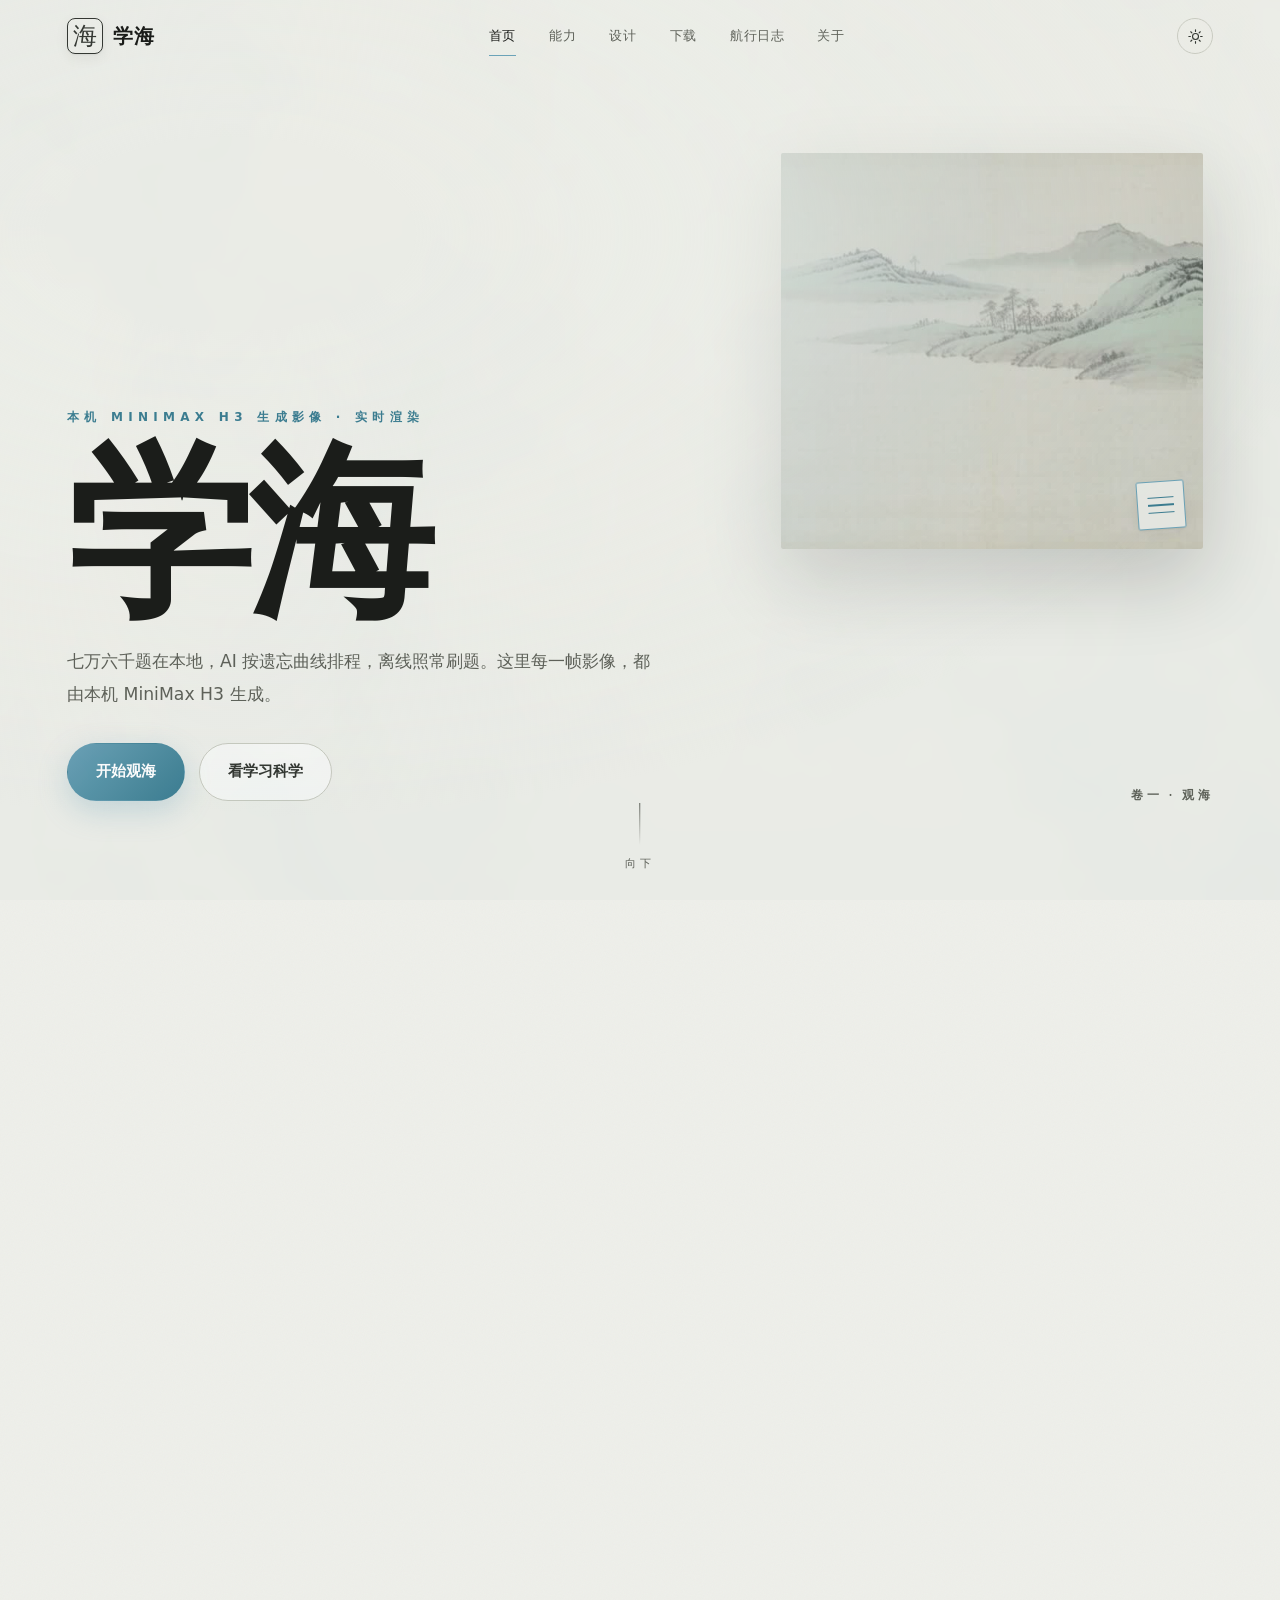
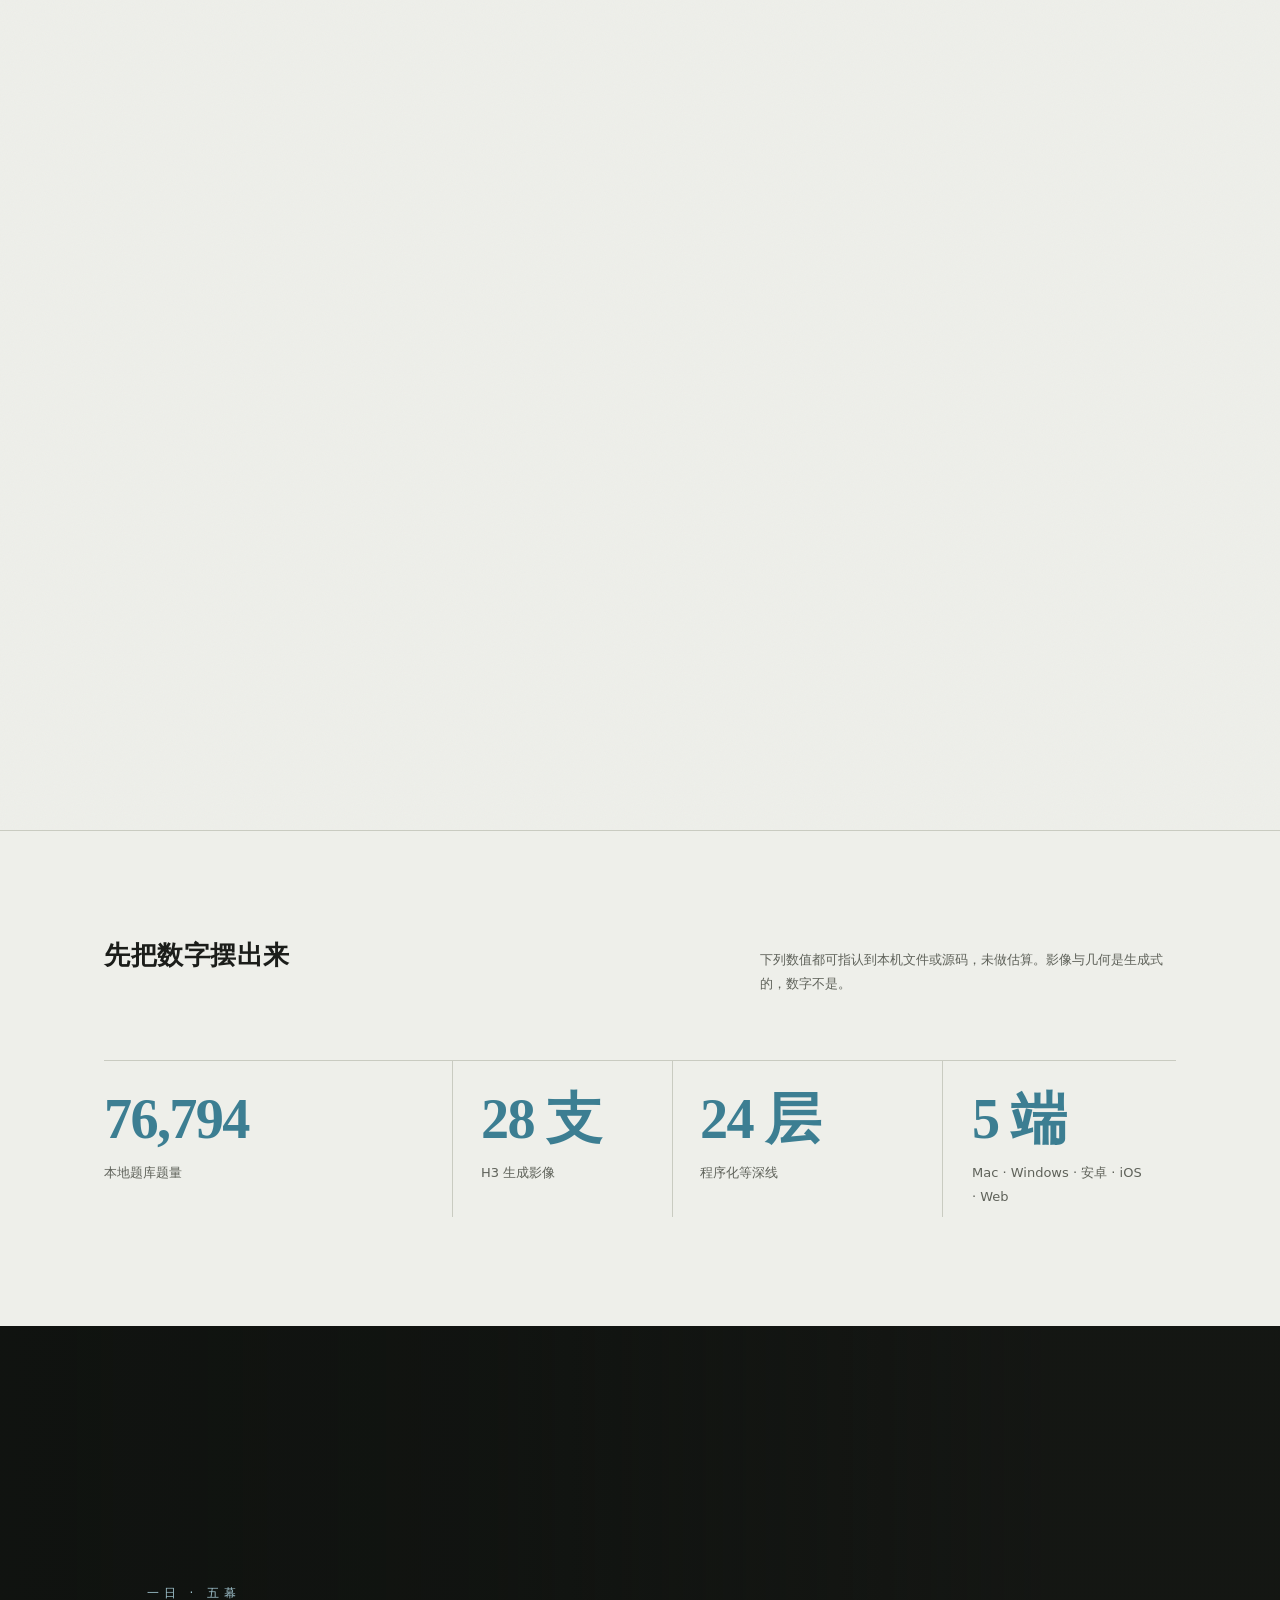
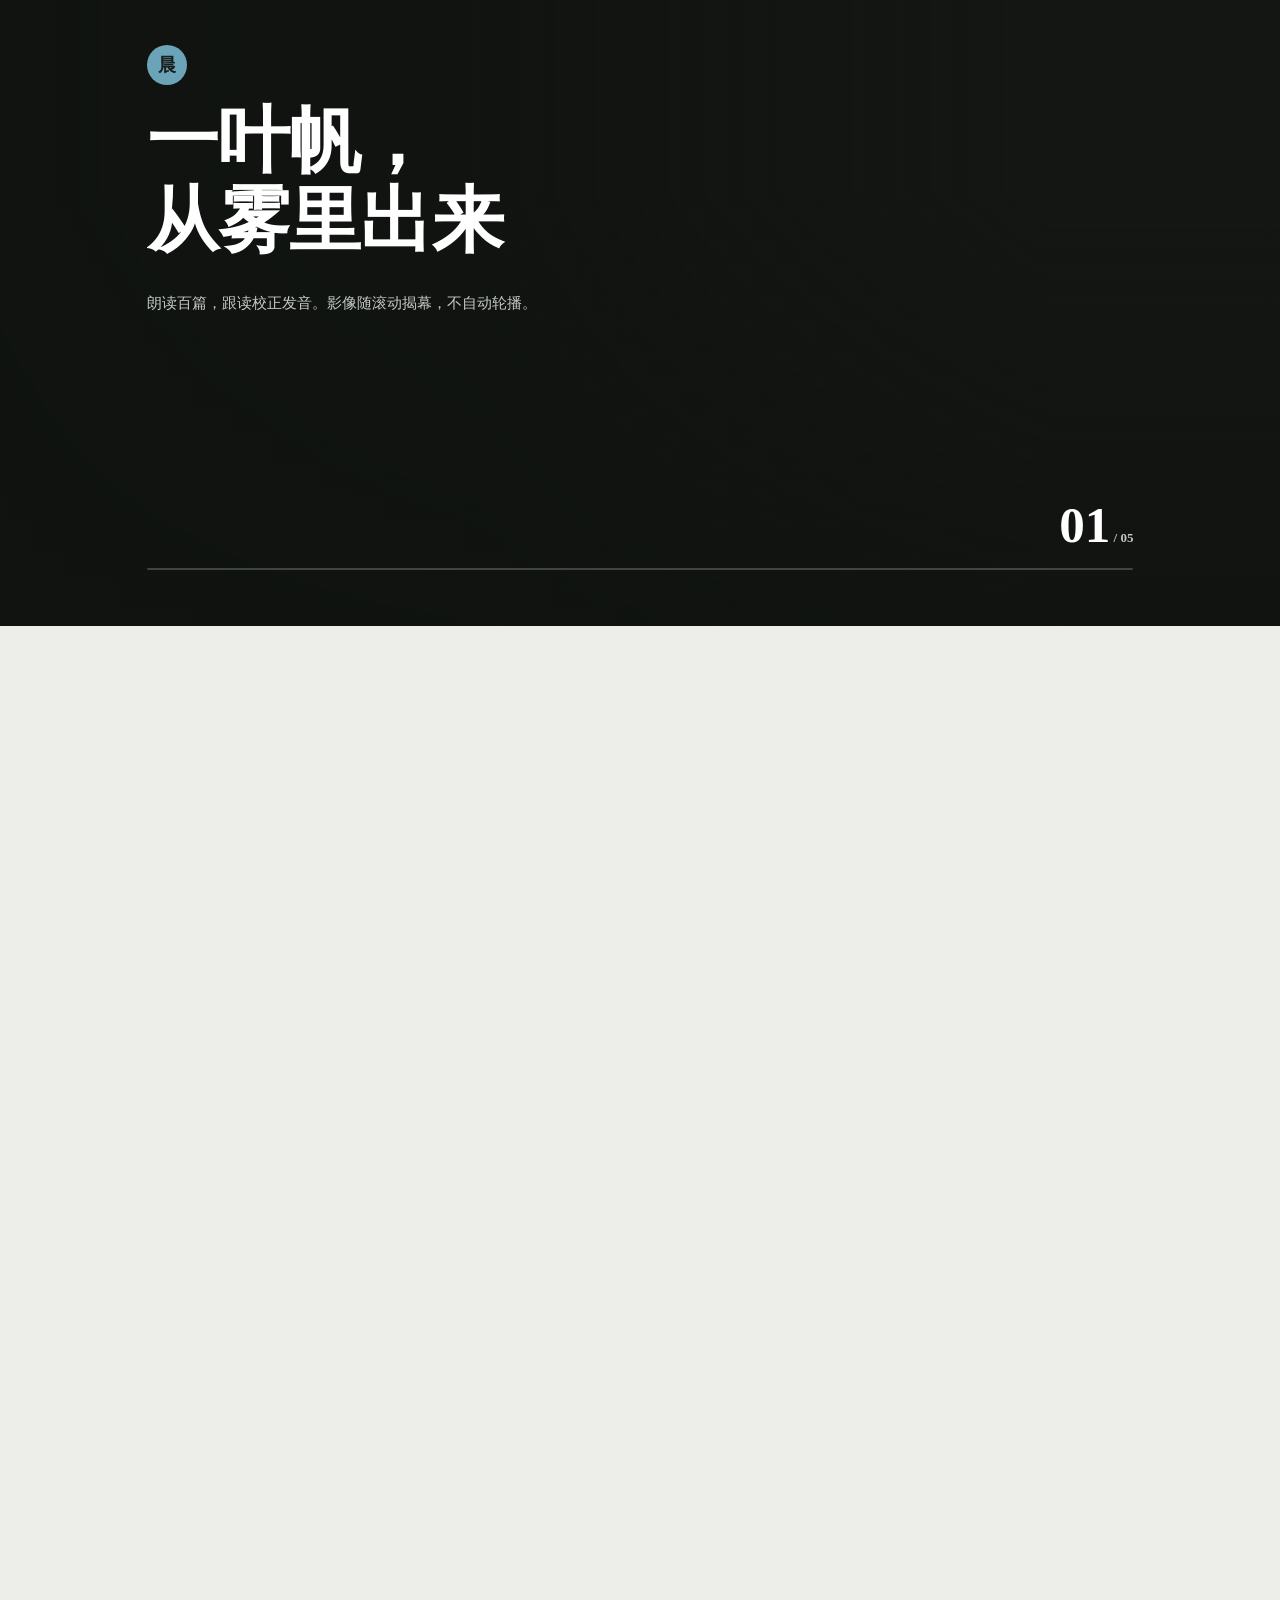
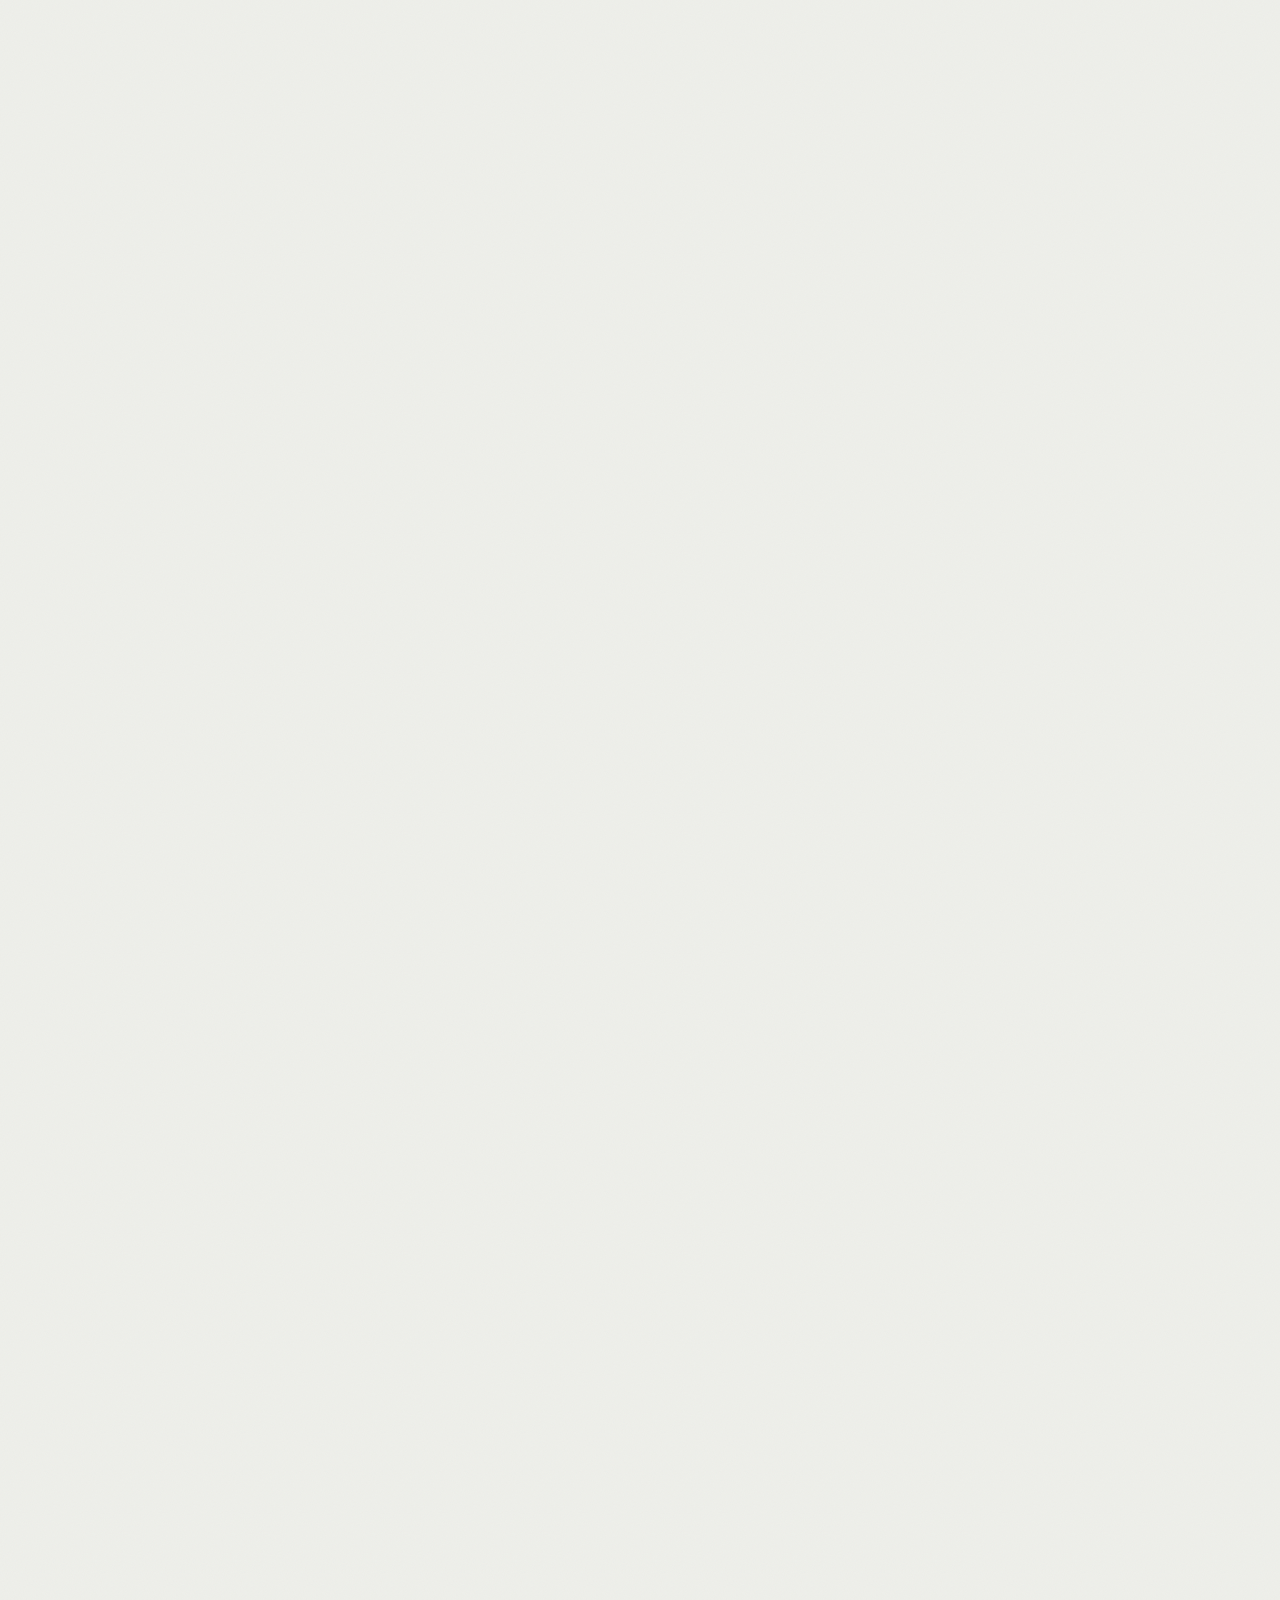
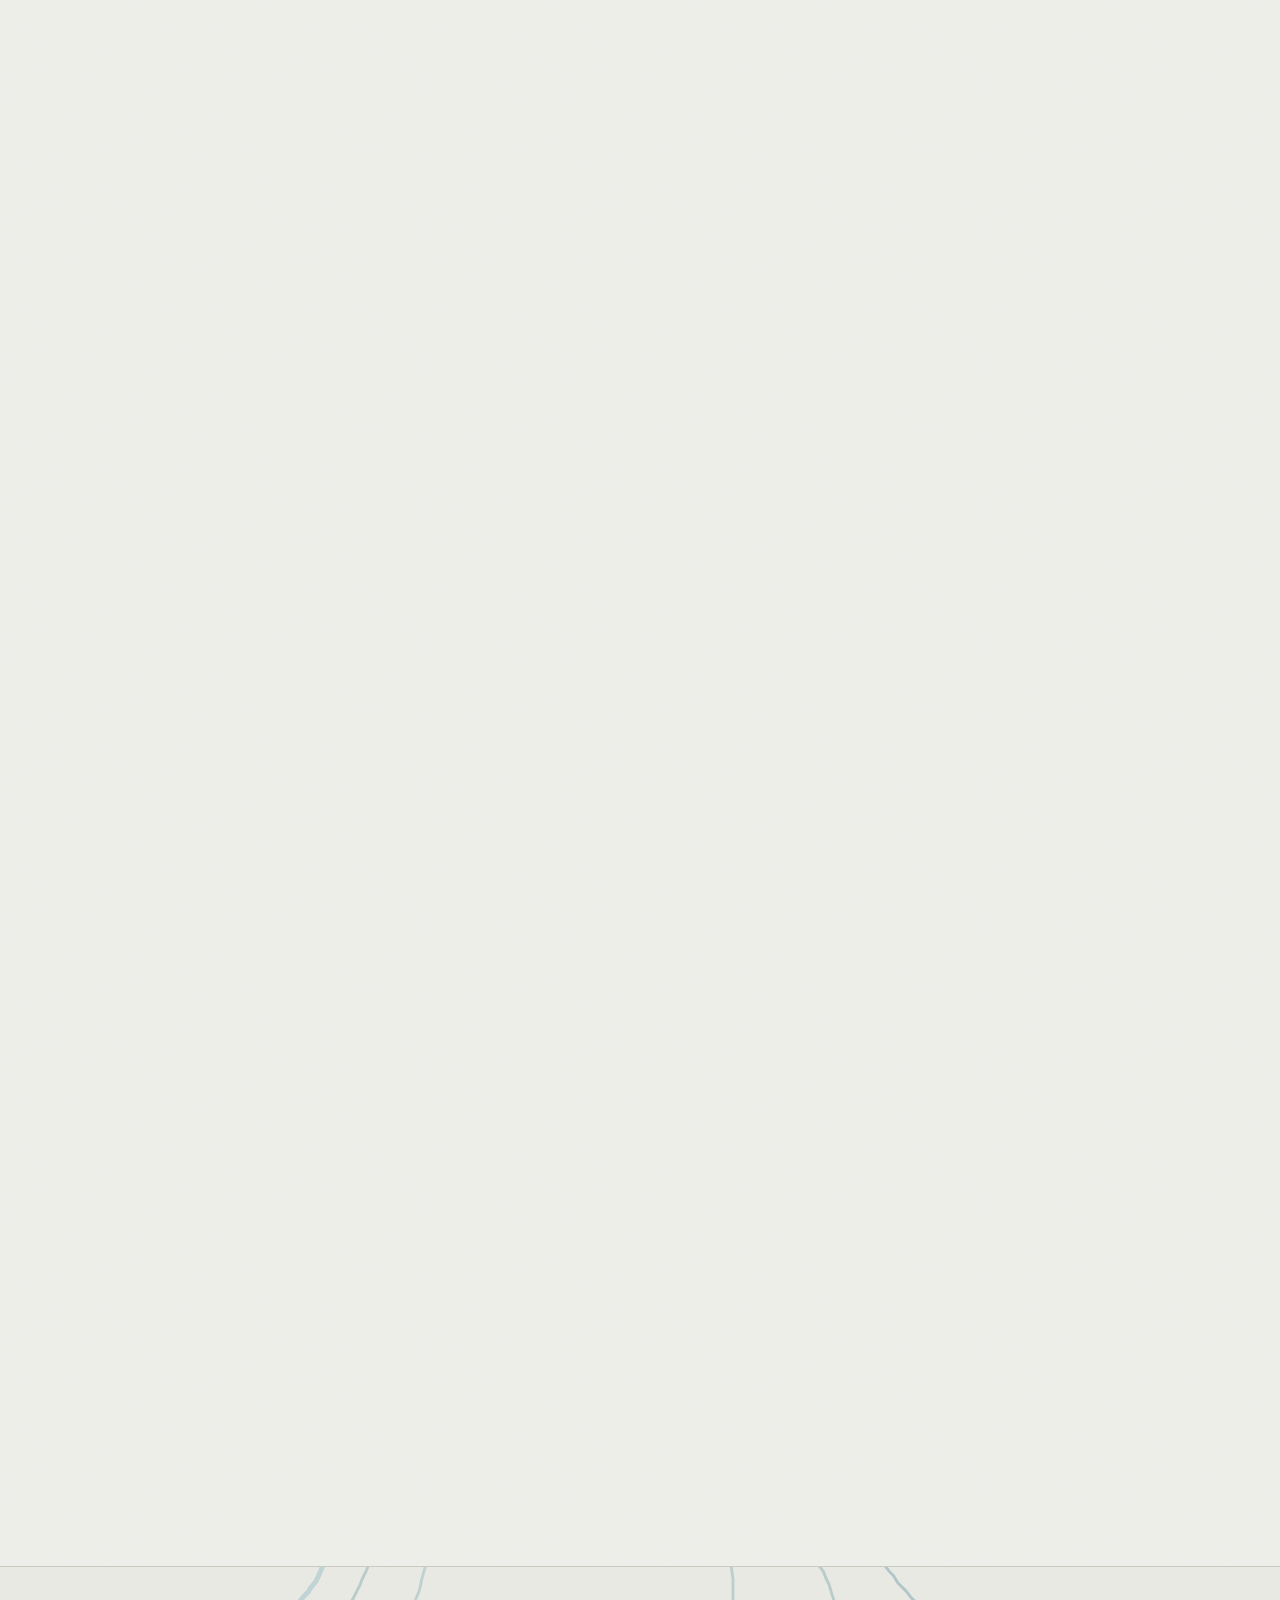
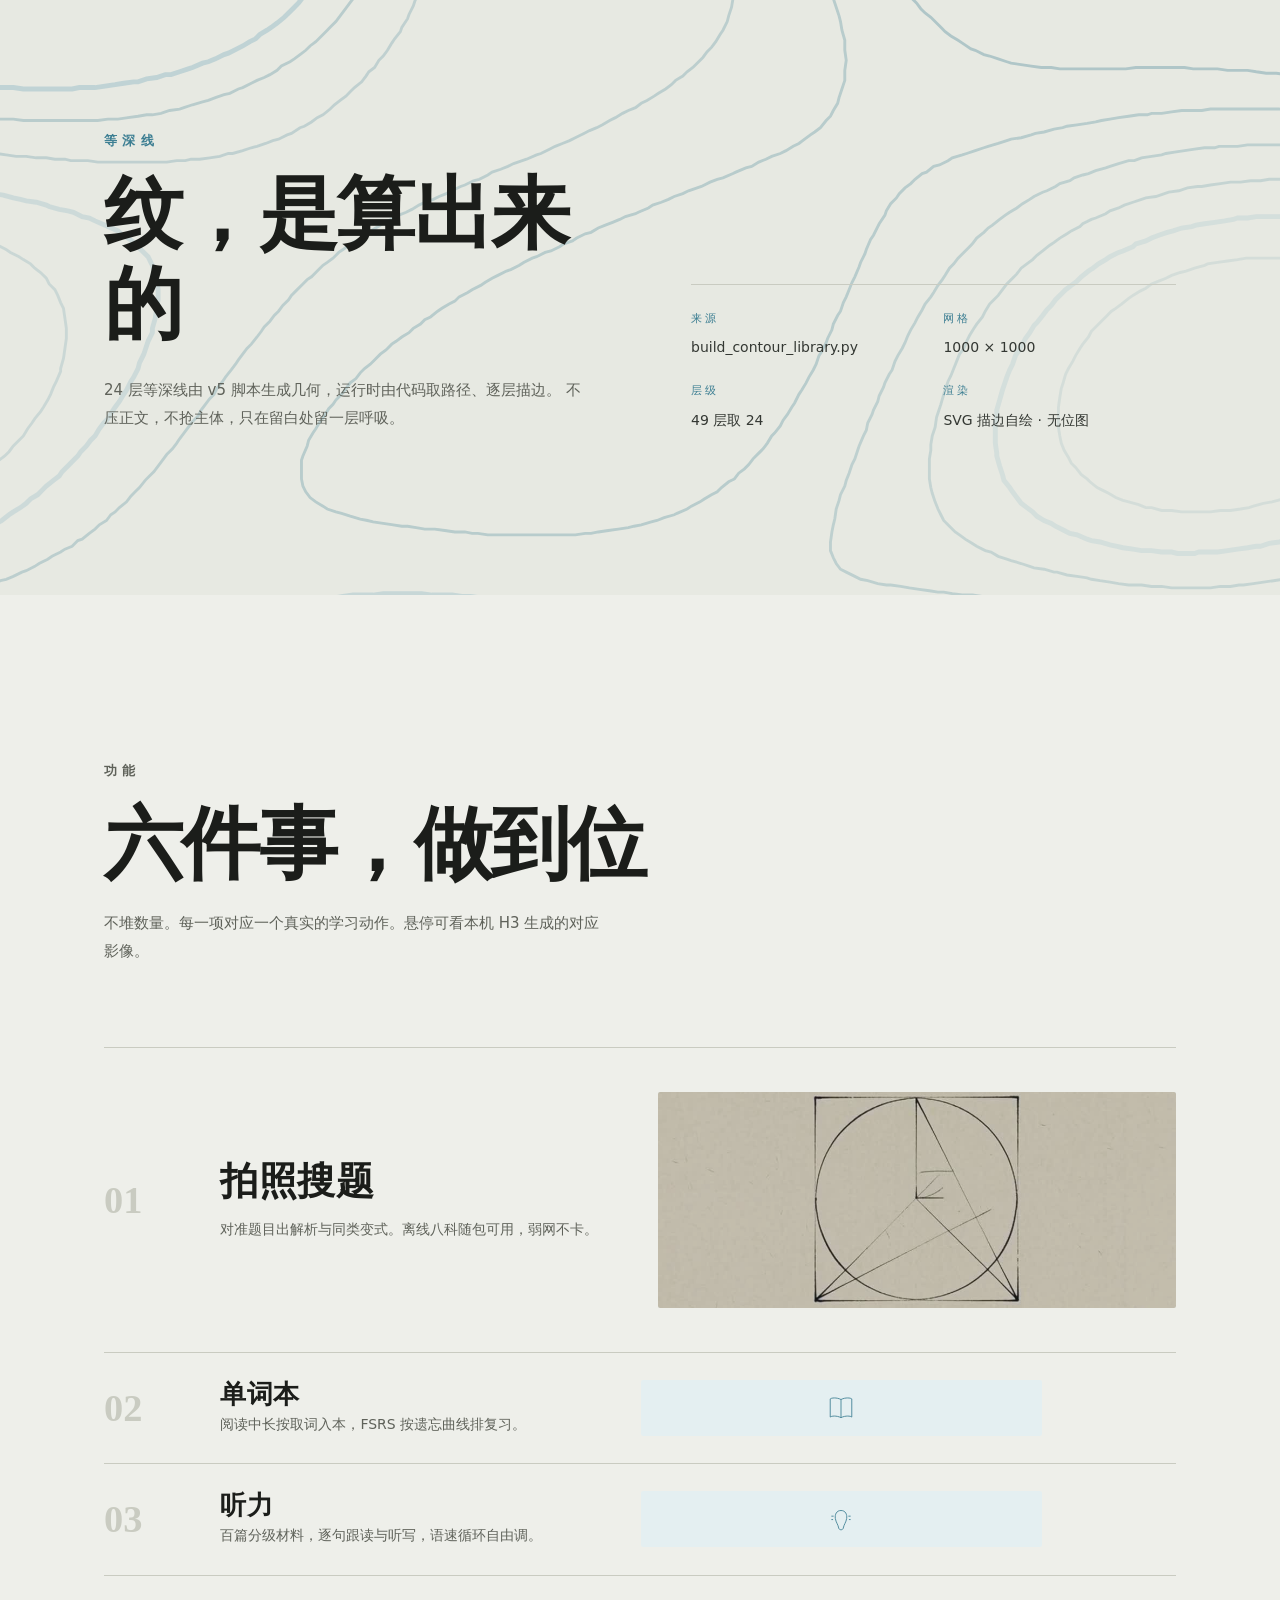
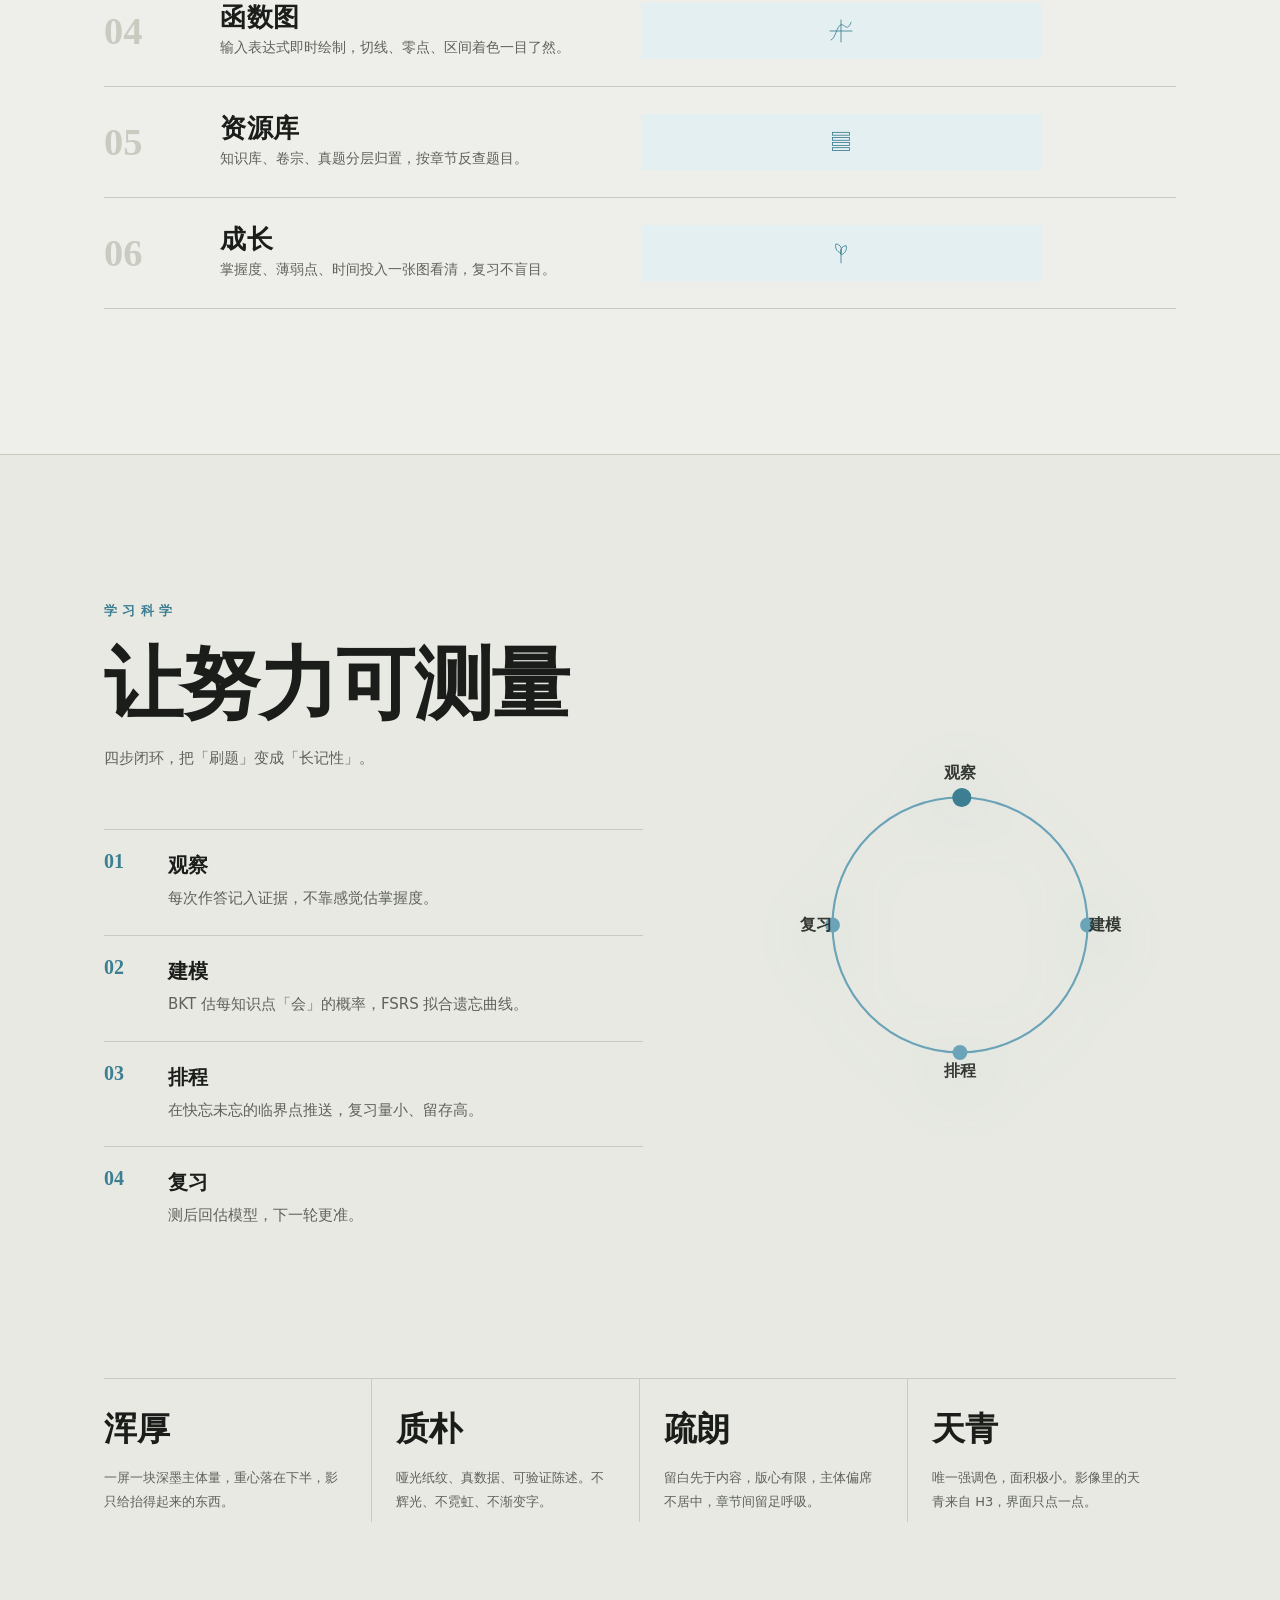
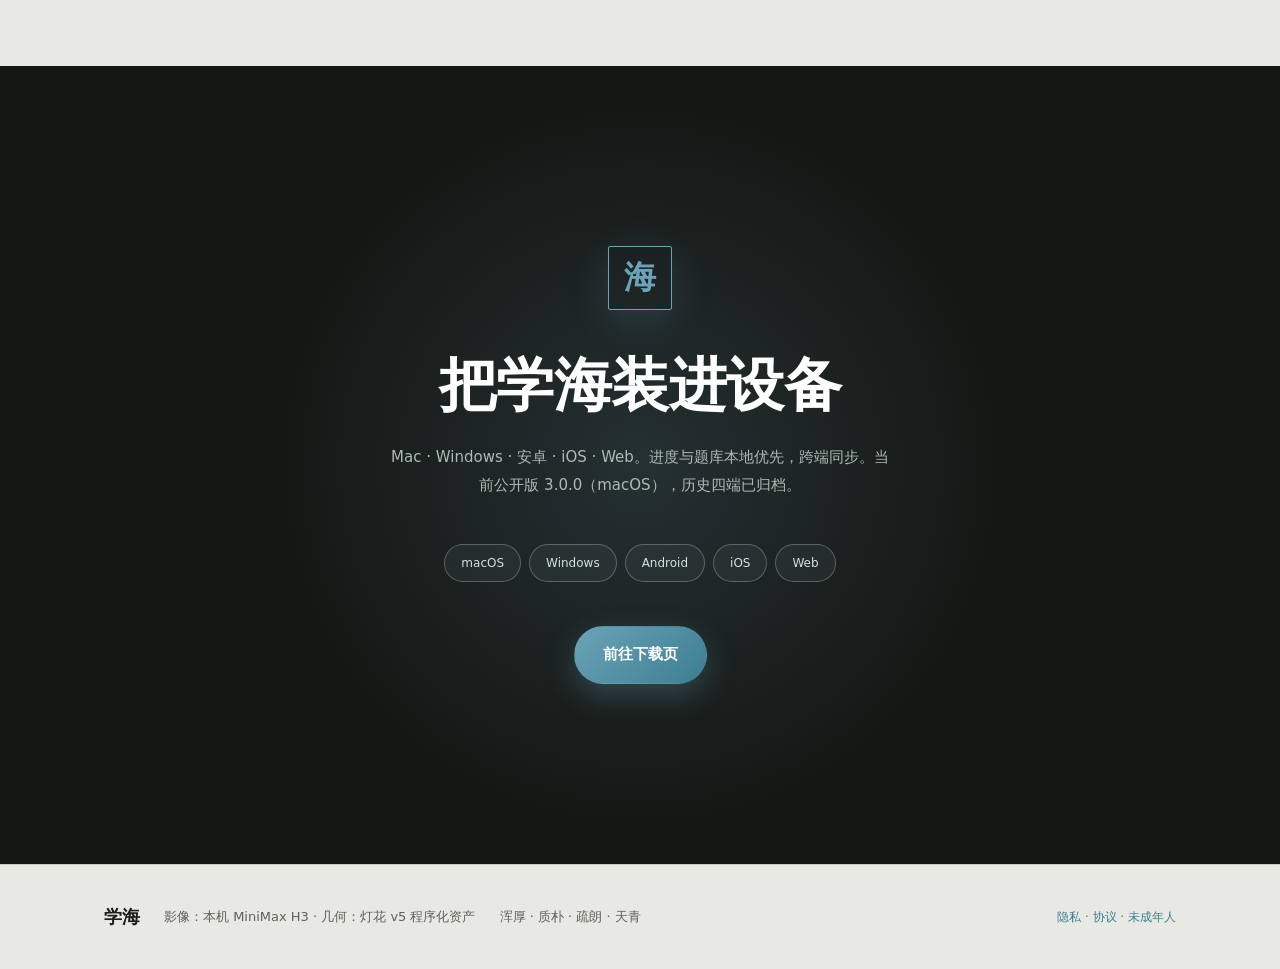
<file: index.html>
<!DOCTYPE html>
<html lang="zh-CN">
<head>
<meta charset="UTF-8" />
<meta name="viewport" content="width=device-width, initial-scale=1" />
<title>学海 · 高考学习系统「观海」</title>
<meta name="description" content="学海：本地题库 76,794 题、AI 自适应排程、离线可用。以本机 MiniMax H3 生成影像与实时渲染呈现。" />
<meta name="theme-color" content="#EEEFEA">
<meta name="view-transition" content="same-origin">
<link rel="manifest" href="site.webmanifest">
<meta property="og:type" content="website">
<meta property="og:title" content="学海 · 高考学习系统「观海」">
<meta property="og:description" content="本地题库 76,794 题、AI 自适应排程、离线可用。以本机 MiniMax H3 生成影像与实时渲染呈现。">
<link rel="canonical" href="https://doctor-who-134.github.io/xuehai-site/index.html">
<meta property="og:url" content="https://doctor-who-134.github.io/xuehai-site/index.html">
<meta property="og:image" content="https://doctor-who-134.github.io/xuehai-site/assets/img/og-cover.png">
<meta property="og:site_name" content="学海">
<script>document.documentElement.classList.add('js');</script>
<link rel="icon" href="assets/img/appicon-32.png" sizes="32x32" />
<link rel="stylesheet" href="assets/css/showcase.css" />
<link rel="stylesheet" href="assets/css/flagship.css" />
<link rel="preload" as="image" href="assets/h3/web_fuchun.jpg" />
</head>
<body class="flag">

<canvas id="tide-gl" aria-hidden="true"></canvas>
<svg class="svg-defs" aria-hidden="true" width="0" height="0">
  <defs>
    <filter id="gooey">
      <feGaussianBlur in="SourceGraphic" stdDeviation="7" result="b" />
      <feColorMatrix in="b" mode="matrix"
        values="1 0 0 0 0  0 1 0 0 0  0 0 1 0 0  0 0 0 22 -9" result="g" />
      <feBlend in="SourceGraphic" in2="g" />
    </filter>
  </defs>
</svg>
<div class="ink-splash" aria-hidden="true"></div>
<div class="progress" aria-hidden="true"><i></i></div>

<nav class="chapters" aria-label="章节">
  <a href="#open">00 序</a><a href="#ledger">01 数</a><a href="#film">02 一日</a>
  <a href="#contours">03 纹</a><a href="#works">04 六事</a><a href="#method">05 法</a>
  <a href="#closing">06 收</a>
</nav>

<header class="nav nav--flag" id="nav">
  <div class="nav__in">
    <a class="brand" href="#open" aria-label="学海首页">
      <span class="brand__seal" aria-hidden="true">海</span>
      <span class="brand__name">学海</span>
    </a>
    <nav class="nav__links" aria-label="主导航">
      <a href="index.html" aria-current="page">首页</a>
      <a href="capability.html">能力</a>
      <a href="design.html">设计</a>
      <a href="download.html">下载</a>
      <a href="changelog.html">航行日志</a>
      <a href="about.html">关于</a>
    </nav>
    <div class="nav__tools">
      <button class="icon-toggle" type="button" data-night aria-label="切换素纸 / 墨海" aria-pressed="false">
        <svg class="i-sun" viewBox="0 0 24 24" fill="none" stroke="currentColor" stroke-width="1.6" stroke-linecap="round" aria-hidden="true"><circle cx="12" cy="12" r="4.2"/><path d="M12 2.6v2.2M12 19.2v2.2M2.6 12h2.2M19.2 12h2.2M5.3 5.3l1.6 1.6M17.1 17.1l1.6 1.6M18.7 5.3l-1.6 1.6M6.9 17.1l-1.6 1.6"/></svg>
        <svg class="i-moon" viewBox="0 0 24 24" fill="none" stroke="currentColor" stroke-width="1.6" stroke-linecap="round" stroke-linejoin="round" aria-hidden="true"><path d="M20 14.2A8 8 0 1 1 9.8 4a6.6 6.6 0 0 0 10.2 10.2Z"/></svg>
      </button>
    </div>
  </div>
</header>

<main>

  <!-- ══ 00 序：一印到满海 ══ -->
  <section class="open" id="open" data-chapter="open">
    <div class="open__stage">
      <div class="open__window">
        <video data-src="assets/h3/web_fuchun.mp4" poster="assets/h3/web_fuchun.jpg"
               muted playsinline loop preload="none" aria-label="H3 生成影像：富春山居，青绿设色"></video>
      </div>
      <div class="open__grain" aria-hidden="true"></div>

      <div class="open__copy">
        <p class="open__eyebrow">本机 MINIMAX H3 生成影像 · 实时渲染</p>
        <h1 class="open__title">学海</h1>
        <p class="open__lead">七万六千题在本地，AI 按遗忘曲线排程，离线照常刷题。这里每一帧影像，都由本机 MiniMax H3 生成。</p>
        <div class="open__actions">
          <a class="btn btn--solid" href="#film" data-magnetic>开始观海</a>
          <a class="btn btn--ghost" href="#method" data-magnetic>看学习科学</a>
        </div>
      </div>

      <div class="open__seal" aria-hidden="true"><i></i><i></i><i></i></div>
      <p class="open__index">卷一 · 观海</p>
      <a class="open__scroll" href="#ledger"><i></i>向下</a>
    </div>
  </section>

  <!-- ══ 01 数 ══ -->
  <section class="ledger" id="ledger" data-chapter="ledger">
    <div class="wrap">
      <div class="ledger__head reveal" data-r="up">
        <h2>先把数字摆出来</h2>
        <p>下列数值都可指认到本机文件或源码，未做估算。影像与几何是生成式的，数字不是。</p>
      </div>
      <div class="ledger__grid">
        <div class="reveal" data-r="up"><div class="ledger__n"><span class="count" data-to="76794" data-sep="1">0</span></div><p class="ledger__l">本地题库题量</p></div>
        <div class="reveal" data-r="up" data-d="80"><div class="ledger__n"><span class="count" data-to="28" data-suffix=" 支">0</span></div><p class="ledger__l">H3 生成影像</p></div>
        <div class="reveal" data-r="up" data-d="160"><div class="ledger__n"><span class="count" data-to="24" data-suffix=" 层">0</span></div><p class="ledger__l">程序化等深线</p></div>
        <div class="reveal" data-r="up" data-d="240"><div class="ledger__n"><span class="count" data-to="5" data-suffix=" 端">0</span></div><p class="ledger__l">Mac · Windows · 安卓 · iOS · Web</p></div>
      </div>
    </div>
  </section>

  <!-- ══ 02 一日五幕 ══ -->
  <section class="film film--flag" id="film" data-chapter="film" aria-label="从晨读到夜思">
    <div class="film__stage">
      <div class="film__frames" id="filmFrames">
        <figure class="frame is-active" data-i="0"><video data-src="assets/h3/web_dawnsail.mp4" poster="assets/h3/web_dawnsail.jpg" muted playsinline loop preload="none"></video></figure>
        <figure class="frame" data-i="1"><video data-src="assets/h3/web_fuchun.mp4" poster="assets/h3/web_fuchun.jpg" muted playsinline loop preload="none"></video></figure>
        <figure class="frame" data-i="2"><video data-src="assets/h3/web_fulltide.mp4" poster="assets/h3/web_fulltide.jpg" muted playsinline loop preload="none"></video></figure>
        <figure class="frame" data-i="3"><video data-src="assets/h3/web_dengxia.mp4" poster="assets/h3/web_dengxia.jpg" muted playsinline loop preload="none"></video></figure>
        <figure class="frame" data-i="4"><video data-src="assets/h3/web_tianqing.mp4" poster="assets/h3/web_tianqing.jpg" muted playsinline loop preload="none"></video></figure>
      </div>
      <div class="film__veil" aria-hidden="true"></div>
      <div class="film__ui wrap" style="padding-left:var(--gutter);padding-right:var(--gutter)">
        <p class="film__kicker">一日 · 五幕</p>
        <div class="film__captions" id="filmCaptions">
          <article class="cap is-active" data-i="0">
            <span class="cap__t">晨</span>
            <h2><span class="cap__line" style="--d:0s"><span>一叶帆，</span></span><span class="cap__line" style="--d:.09s"><span>从雾里出来</span></span></h2>
            <p><span class="cap__line" style="--d:.18s"><span>朗读百篇，跟读校正发音。影像随滚动揭幕，不自动轮播。</span></span></p>
          </article>
          <article class="cap" data-i="1">
            <span class="cap__t">课</span>
            <h2><span class="cap__line" style="--d:0s"><span>青绿设色，</span></span><span class="cap__line" style="--d:.09s"><span>一层层推远</span></span></h2>
            <p><span class="cap__line" style="--d:.18s"><span>拍照搜题出同类变式；等深线把知识点分出层次。</span></span></p>
          </article>
          <article class="cap" data-i="2">
            <span class="cap__t">练</span>
            <h2><span class="cap__line" style="--d:0s"><span>一浪卷成</span></span></h2>
            <p><span class="cap__line" style="--d:.09s"><span>76,794 题按学科分层，离线随包，弱网不卡。</span></span></p>
          </article>
          <article class="cap" data-i="3">
            <span class="cap__t">夜</span>
            <h2><span class="cap__line" style="--d:0s"><span>砚、笔，</span></span><span class="cap__line" style="--d:.09s"><span>与脚下星河</span></span></h2>
            <p><span class="cap__line" style="--d:.18s"><span>复盘掌握度，明日排程由模型给出，不靠感觉。</span></span></p>
          </article>
          <article class="cap" data-i="4">
            <span class="cap__t">成</span>
            <h2><span class="cap__line" style="--d:0s"><span>雨过天青</span></span></h2>
            <p><span class="cap__line" style="--d:.09s"><span>把每一次练习，都变成可测量的进步。</span></span></p>
          </article>
        </div>
        <div class="film__rail" aria-hidden="true"><i id="filmBar"></i></div>
        <div class="film__count"><b id="filmNow">01</b> / 05</div>
      </div>
    </div>
  </section>

  <!-- ══ 03 纹 ══ -->
  <section class="contour-act" id="contours" data-chapter="contours">
    <div class="contour-act__bg" aria-hidden="true"></div>
    <div class="wrap">
      <div class="contour-act__grid">
        <div>
          <p class="section__kicker reveal" data-r="up">等深线</p>
          <h2 class="contour-act__title reveal" data-r="up" data-d="60">纹，是算出来的</h2>
          <p class="contour-act__body reveal" data-r="up" data-d="120">
            24 层等深线由 v5 脚本生成几何，运行时由代码取路径、逐层描边。
            不压正文，不抢主体，只在留白处留一层呼吸。
          </p>
        </div>
        <dl class="contour-act__meta reveal" data-r="up" data-d="180">
          <div><dt>来源</dt><dd>build_contour_library.py</dd></div>
          <div><dt>网格</dt><dd>1000 × 1000</dd></div>
          <div><dt>层级</dt><dd>49 层取 24</dd></div>
          <div><dt>渲染</dt><dd>SVG 描边自绘 · 无位图</dd></div>
        </dl>
      </div>
    </div>
  </section>

  <!-- ══ 04 六事 ══ -->
  <section class="works" id="works" data-chapter="works">
    <div class="wrap">
      <header class="works__head reveal" data-r="up">
        <p class="section__kicker">功能</p>
        <h2>六件事，做到位</h2>
        <p>不堆数量。每一项对应一个真实的学习动作。悬停可看本机 H3 生成的对应影像。</p>
      </header>

      <div class="works__list">
        <article class="work is-primary reveal" data-r="up" data-bg="web_jiuzhang">
          <span class="work__no">01</span>
          <div><h3 class="work__name">拍照搜题</h3><p class="work__desc">对准题目出解析与同类变式。离线八科随包可用，弱网不卡。</p></div>
          <div class="work__art"><img alt="H3 影像：九章 · 勾股" loading="lazy" />
            <span class="work__ico" aria-hidden="true"><svg viewBox="0 0 120 120" fill="none" stroke="currentColor" stroke-width="3"><rect x="22" y="34" width="76" height="56"/><path d="M44 34l6-10h20l6 10"/><circle cx="60" cy="62" r="16"/><path d="M44 62h32"/></svg></span></div>
        </article>
        <article class="work reveal" data-r="up" data-bg="web_xinghe">
          <span class="work__no">02</span>
          <div><h3 class="work__name">单词本</h3><p class="work__desc">阅读中长按取词入本，FSRS 按遗忘曲线排复习。</p></div>
          <div class="work__art"><img alt="H3 影像：星河翰墨" loading="lazy" />
            <span class="work__ico" aria-hidden="true"><svg viewBox="0 0 120 120" fill="none" stroke="currentColor" stroke-width="3"><path d="M60 30C44 22 26 24 22 28v64c4-4 22-6 38 2 16-8 34-6 38-2V28c-4-4-22-6-38 2Z"/><path d="M60 30v64"/></svg></span></div>
        </article>
        <article class="work reveal" data-r="up" data-bg="web_tingyu">
          <span class="work__no">03</span>
          <div><h3 class="work__name">听力</h3><p class="work__desc">百篇分级材料，逐句跟读与听写，语速循环自由调。</p></div>
          <div class="work__art"><img alt="H3 影像：听雨" loading="lazy" />
            <span class="work__ico" aria-hidden="true"><svg viewBox="0 0 120 120" fill="none" stroke="currentColor" stroke-width="3"><path d="M60 30c-16 0-22 14-20 28 2 14 10 22 12 34 1 8 15 8 16 0 2-12 10-20 12-34 2-14-4-28-20-28Z"/><path d="M34 50h-8M86 50h8M32 62h-6M88 62h6"/></svg></span></div>
        </article>
        <article class="work reveal" data-r="up" data-bg="web_kongshan">
          <span class="work__no">04</span>
          <div><h3 class="work__name">函数图</h3><p class="work__desc">输入表达式即时绘制，切线、零点、区间着色一目了然。</p></div>
          <div class="work__art"><img alt="H3 影像：空山" loading="lazy" />
            <span class="work__ico" aria-hidden="true"><svg viewBox="0 0 120 120" fill="none" stroke="currentColor" stroke-width="3"><path d="M20 60h80M60 20v80"/><path d="M24 92c16-4 22-52 36-54s22 26 36-10"/></svg></span></div>
        </article>
        <article class="work reveal" data-r="up" data-bg="web_xinghe">
          <span class="work__no">05</span>
          <div><h3 class="work__name">资源库</h3><p class="work__desc">知识库、卷宗、真题分层归置，按章节反查题目。</p></div>
          <div class="work__art"><img alt="H3 影像：星河翰墨" loading="lazy" />
            <span class="work__ico" aria-hidden="true"><svg viewBox="0 0 120 120" fill="none" stroke="currentColor" stroke-width="3"><rect x="30" y="26" width="60" height="10"/><rect x="30" y="44" width="60" height="10"/><rect x="30" y="62" width="60" height="10"/><rect x="30" y="80" width="60" height="10"/></svg></span></div>
        </article>
        <article class="work reveal" data-r="up" data-bg="web_whale">
          <span class="work__no">06</span>
          <div><h3 class="work__name">成长</h3><p class="work__desc">掌握度、薄弱点、时间投入一张图看清，复习不盲目。</p></div>
          <div class="work__art"><img alt="H3 影像：鲸跃" loading="lazy" />
            <span class="work__ico" aria-hidden="true"><svg viewBox="0 0 120 120" fill="none" stroke="currentColor" stroke-width="3"><path d="M60 96V56"/><path d="M60 60C44 56 38 40 42 28c16 2 24 16 18 32ZM60 66c16-4 22-20 18-32-16 2-24 16-18 32Z"/></svg></span></div>
        </article>
      </div>
    </div>
  </section>

  <!-- ══ 05 法 ══ -->
  <section class="method" id="method" data-chapter="method">
    <div class="wrap">
      <div class="method__grid">
        <div>
          <p class="section__kicker reveal" data-r="up">学习科学</p>
          <h2 class="section__title reveal" data-r="up" data-d="60">让努力可测量</h2>
          <p class="section__sub reveal" data-r="up" data-d="120">四步闭环，把「刷题」变成「长记性」。</p>
          <ol class="method__steps">
            <li class="reveal" data-r="up"><b>观察</b>每次作答记入证据，不靠感觉估掌握度。</li>
            <li class="reveal" data-r="up" data-d="60"><b>建模</b>BKT 估每知识点「会」的概率，FSRS 拟合遗忘曲线。</li>
            <li class="reveal" data-r="up" data-d="120"><b>排程</b>在快忘未忘的临界点推送，复习量小、留存高。</li>
            <li class="reveal" data-r="up" data-d="180"><b>复习</b>测后回估模型，下一轮更准。</li>
          </ol>
        </div>
        <div class="science__viz reveal" data-r="scale">
          <svg viewBox="0 0 320 320" class="loop" role="img" aria-label="学习科学四步闭环">
            <circle cx="160" cy="160" r="120" fill="none" stroke="var(--line)" stroke-width="1.2"/>
            <circle cx="160" cy="160" r="120" fill="none" stroke="var(--accent)" stroke-width="2"
                    stroke-dasharray="754" stroke-dashoffset="754" class="loop__ring"/>
            <path id="loopPath" d="M160 40 a120 120 0 1 1 -0.1 0" fill="none"/>
            <g class="loop__nodes" font-size="15" fill="var(--ink)" text-anchor="middle">
              <circle cx="160" cy="40" r="7" fill="var(--accent)"/><text x="160" y="22">观察</text>
              <circle cx="280" cy="160" r="7" fill="var(--accent)"/><text x="296" y="165">建模</text>
              <circle cx="160" cy="280" r="7" fill="var(--accent)"/><text x="160" y="302">排程</text>
              <circle cx="40" cy="160" r="7" fill="var(--accent)"/><text x="24" y="165">复习</text>
            </g>
            <circle class="loop__dot" r="9" fill="var(--accent-deep)">
              <animateMotion dur="7s" repeatCount="indefinite" rotate="auto"><mpath href="#loopPath"/></animateMotion>
            </circle>
          </svg>
        </div>
      </div>

      <div class="tenets--flag reveal" data-r="up" style="margin-top:clamp(90px,14vh,160px)">
        <div><span>浑厚</span><p>一屏一块深墨主体量，重心落在下半，影只给抬得起来的东西。</p></div>
        <div><span>质朴</span><p>哑光纸纹、真数据、可验证陈述。不辉光、不霓虹、不渐变字。</p></div>
        <div><span>疏朗</span><p>留白先于内容，版心有限，主体偏席不居中，章节间留足呼吸。</p></div>
        <div><span>天青</span><p>唯一强调色，面积极小。影像里的天青来自 H3，界面只点一点。</p></div>
      </div>
    </div>
  </section>

  <!-- ══ 06 收：海退回一印 ══ -->
  <section class="closing" id="closing" data-chapter="closing">
    <div class="closing__halo" aria-hidden="true"></div>
    <div class="wrap">
      <div class="closing__seal reveal" data-r="scale" aria-hidden="true">海</div>
      <h2 class="reveal" data-r="up" data-d="60">把学海装进设备</h2>
      <p class="reveal" data-r="up" data-d="120">Mac · Windows · 安卓 · iOS · Web。进度与题库本地优先，跨端同步。当前公开版 3.0.0（macOS），历史四端已归档。</p>
      <div class="closing__pills reveal" data-r="up" data-d="160">
        <span>macOS</span><span>Windows</span><span>Android</span><span>iOS</span><span>Web</span>
      </div>
      <a class="btn btn--solid reveal" data-r="up" data-d="200" href="download.html" data-magnetic>前往下载页</a>
    </div>
  </section>
</main>

<footer class="foot">
  <div class="wrap foot__in">
    <span class="foot__b">学海</span>
    <span>影像：本机 MiniMax H3 · 几何：灯花 v5 程序化资产</span>
    <span>浑厚 · 质朴 · 疏朗 · 天青</span>
    <span class="foot__legal"><a href="legal/privacy.html">隐私</a> · <a href="legal/terms.html">协议</a> · <a href="legal/minor.html">未成年人</a></span>
  </div>
</footer>

<script src="assets/js/contours-data.js"></script>
<script src="assets/js/tide.js"></script>
<script src="assets/js/flagship.js"></script>
</body>
</html>
</file>
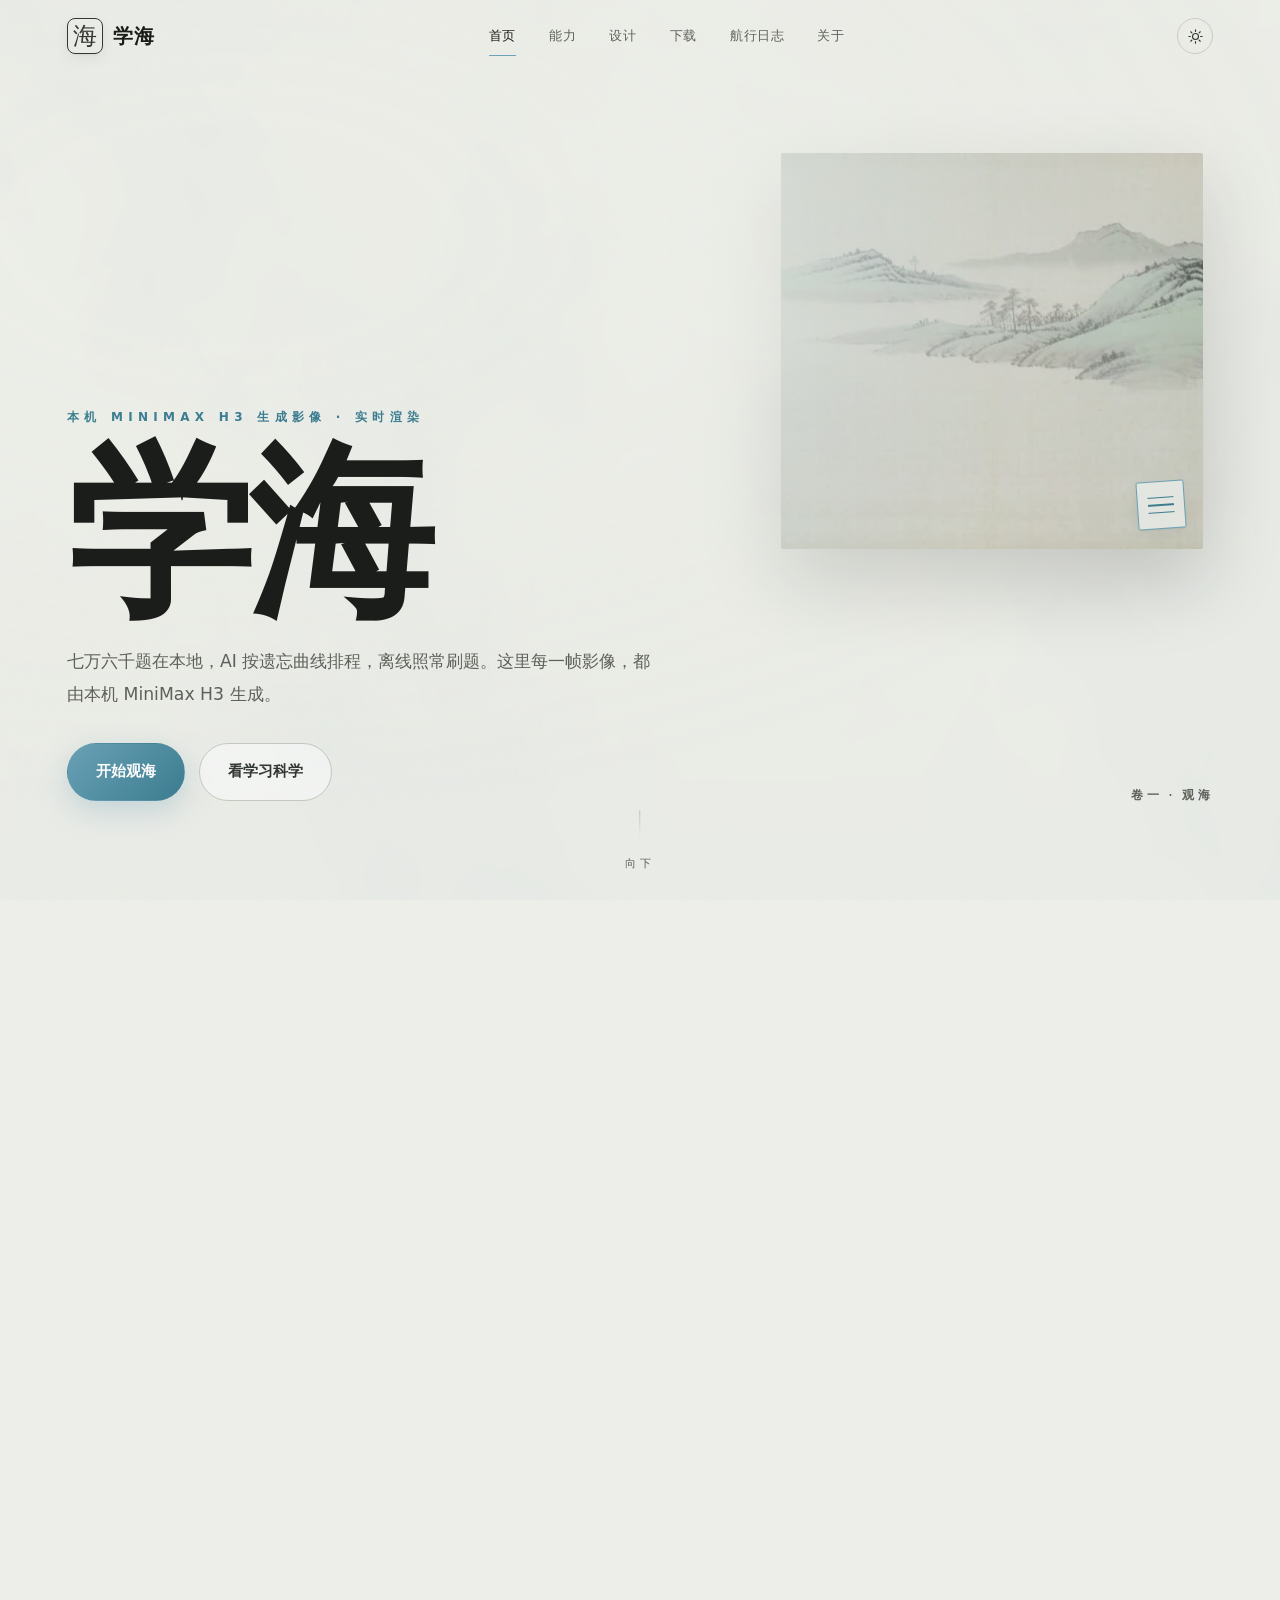
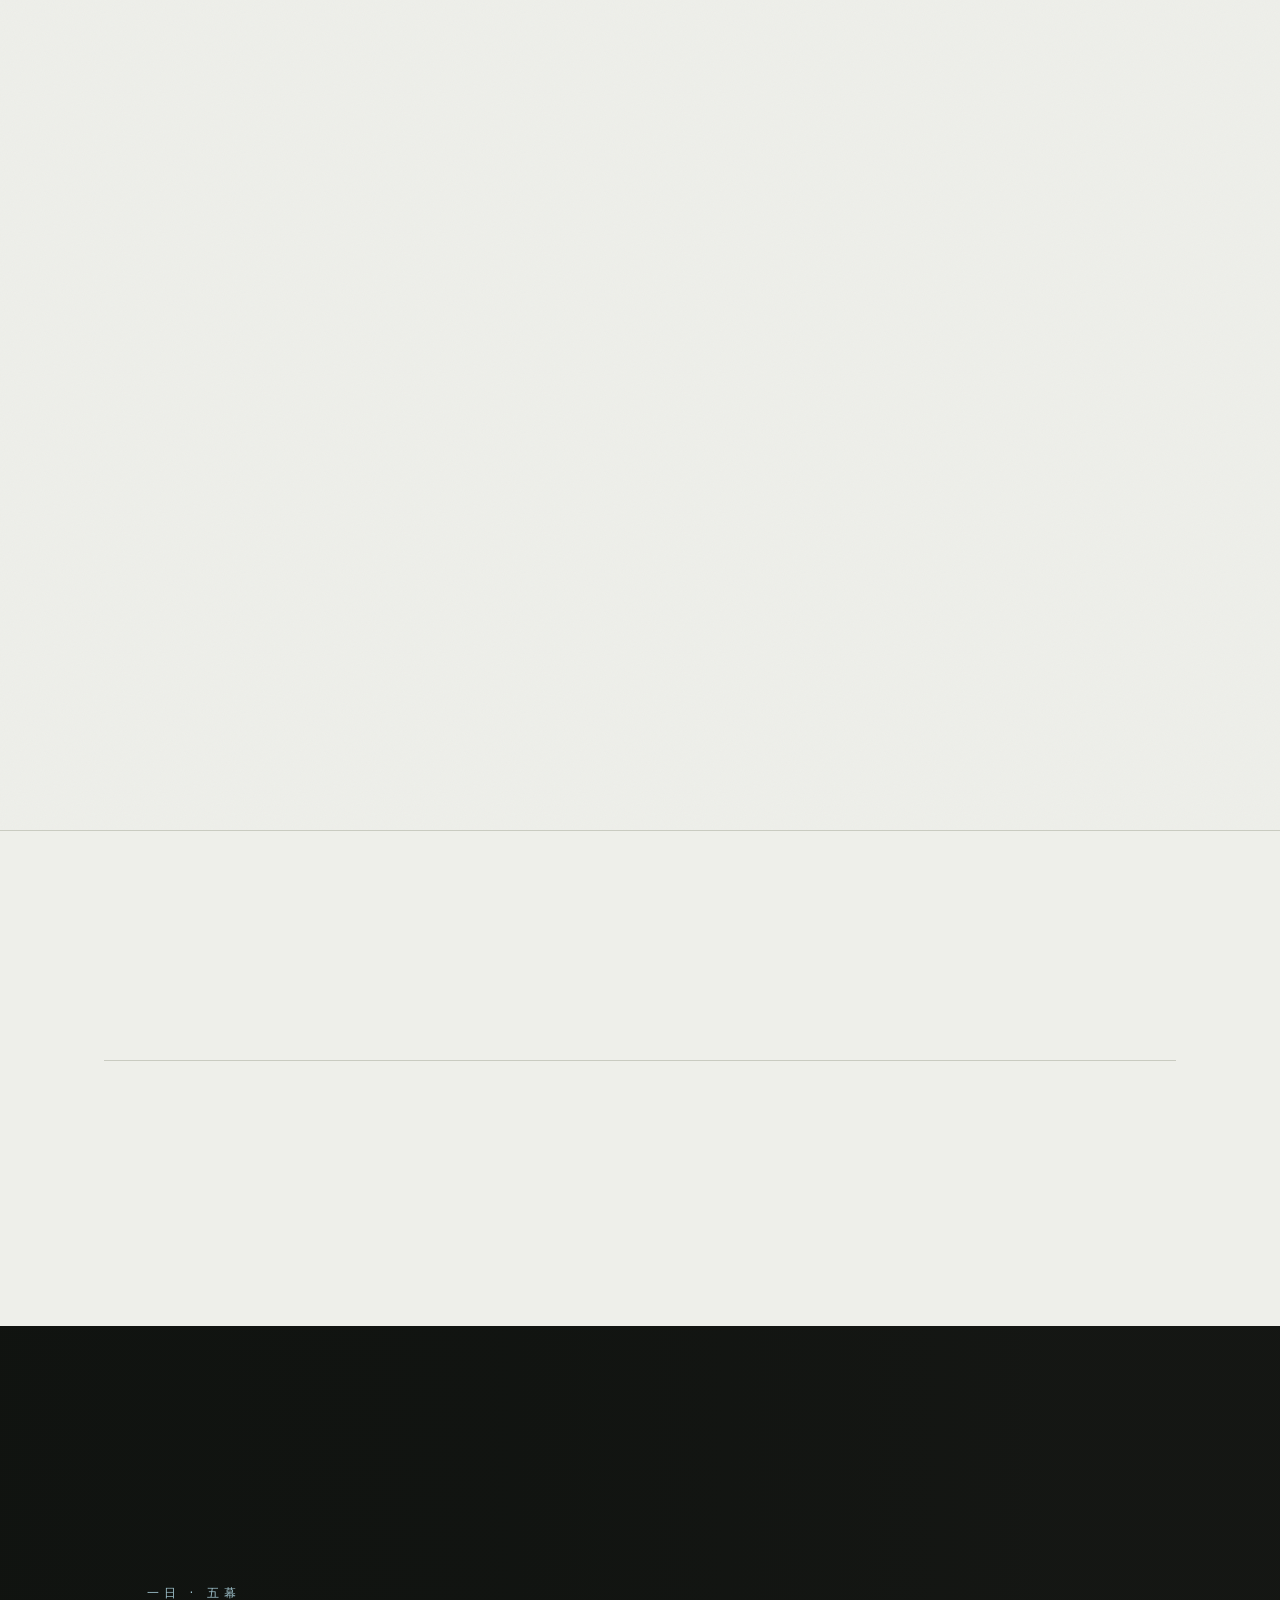
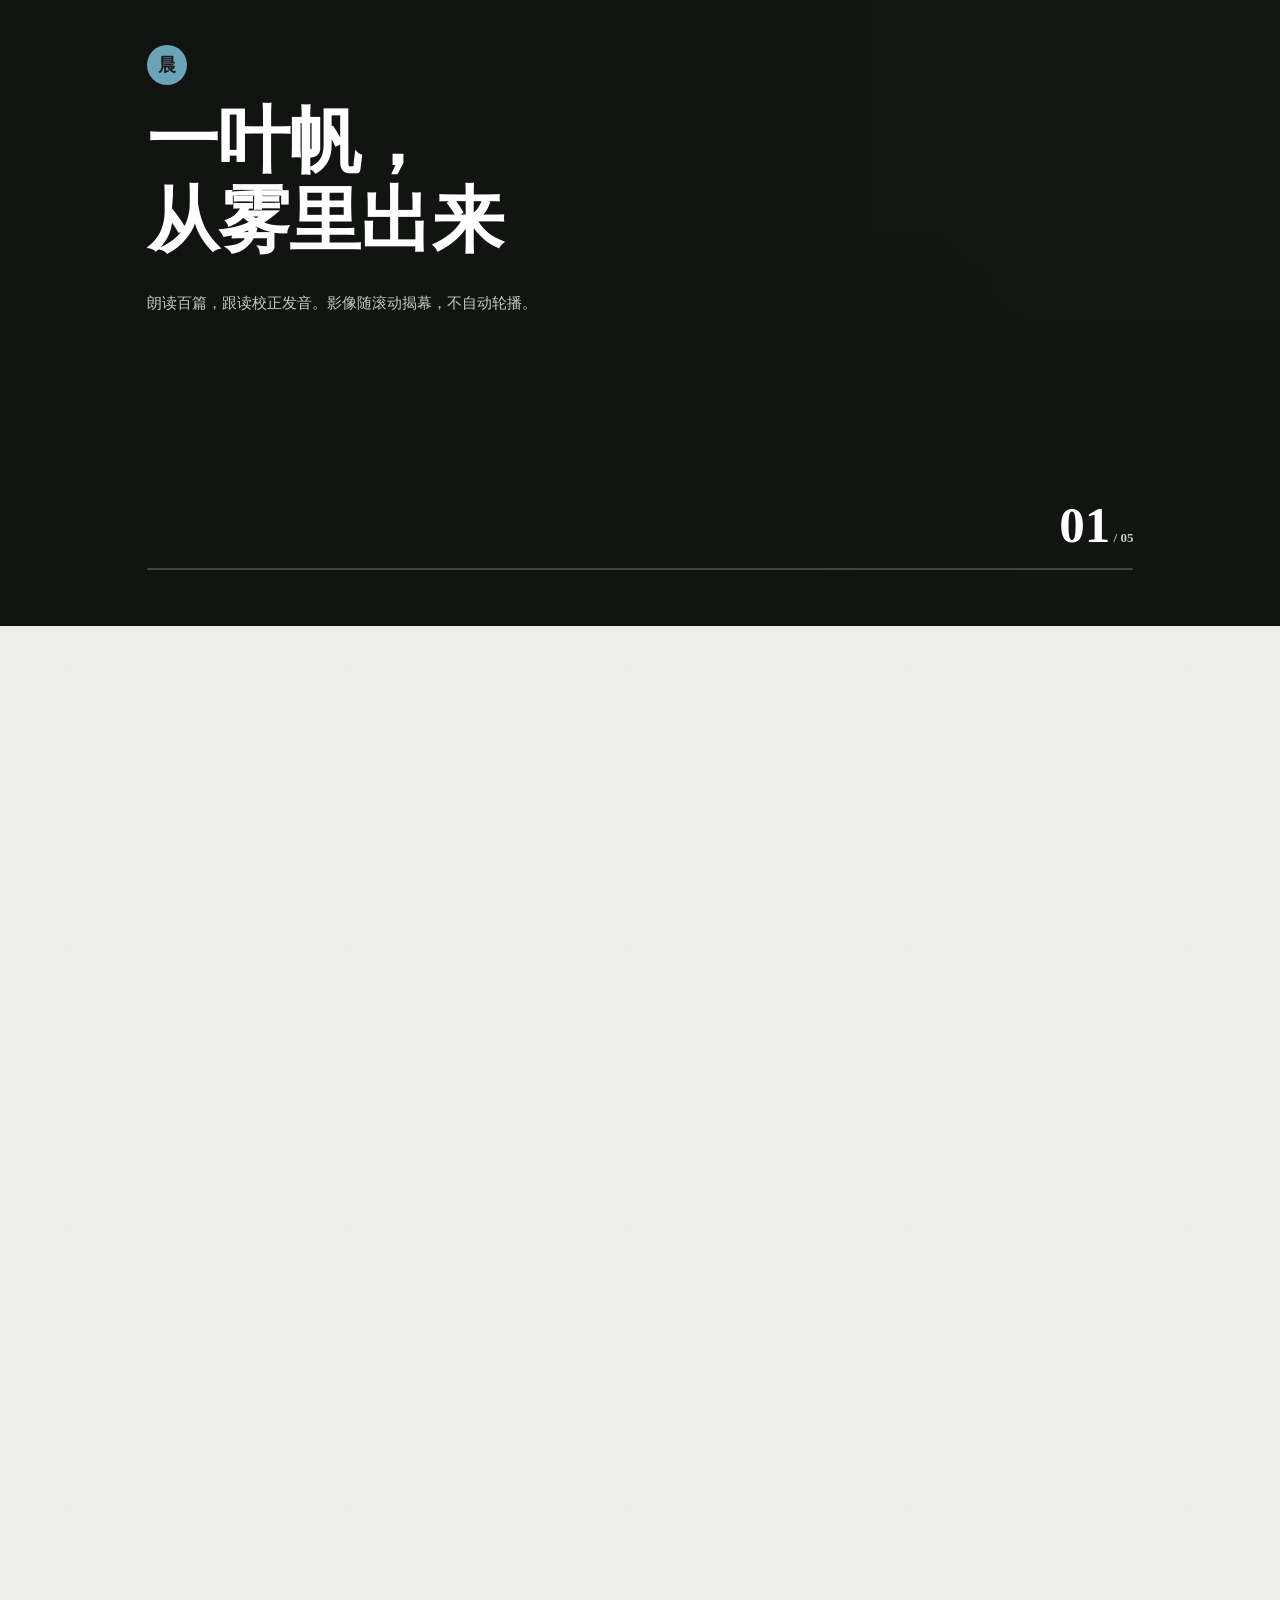
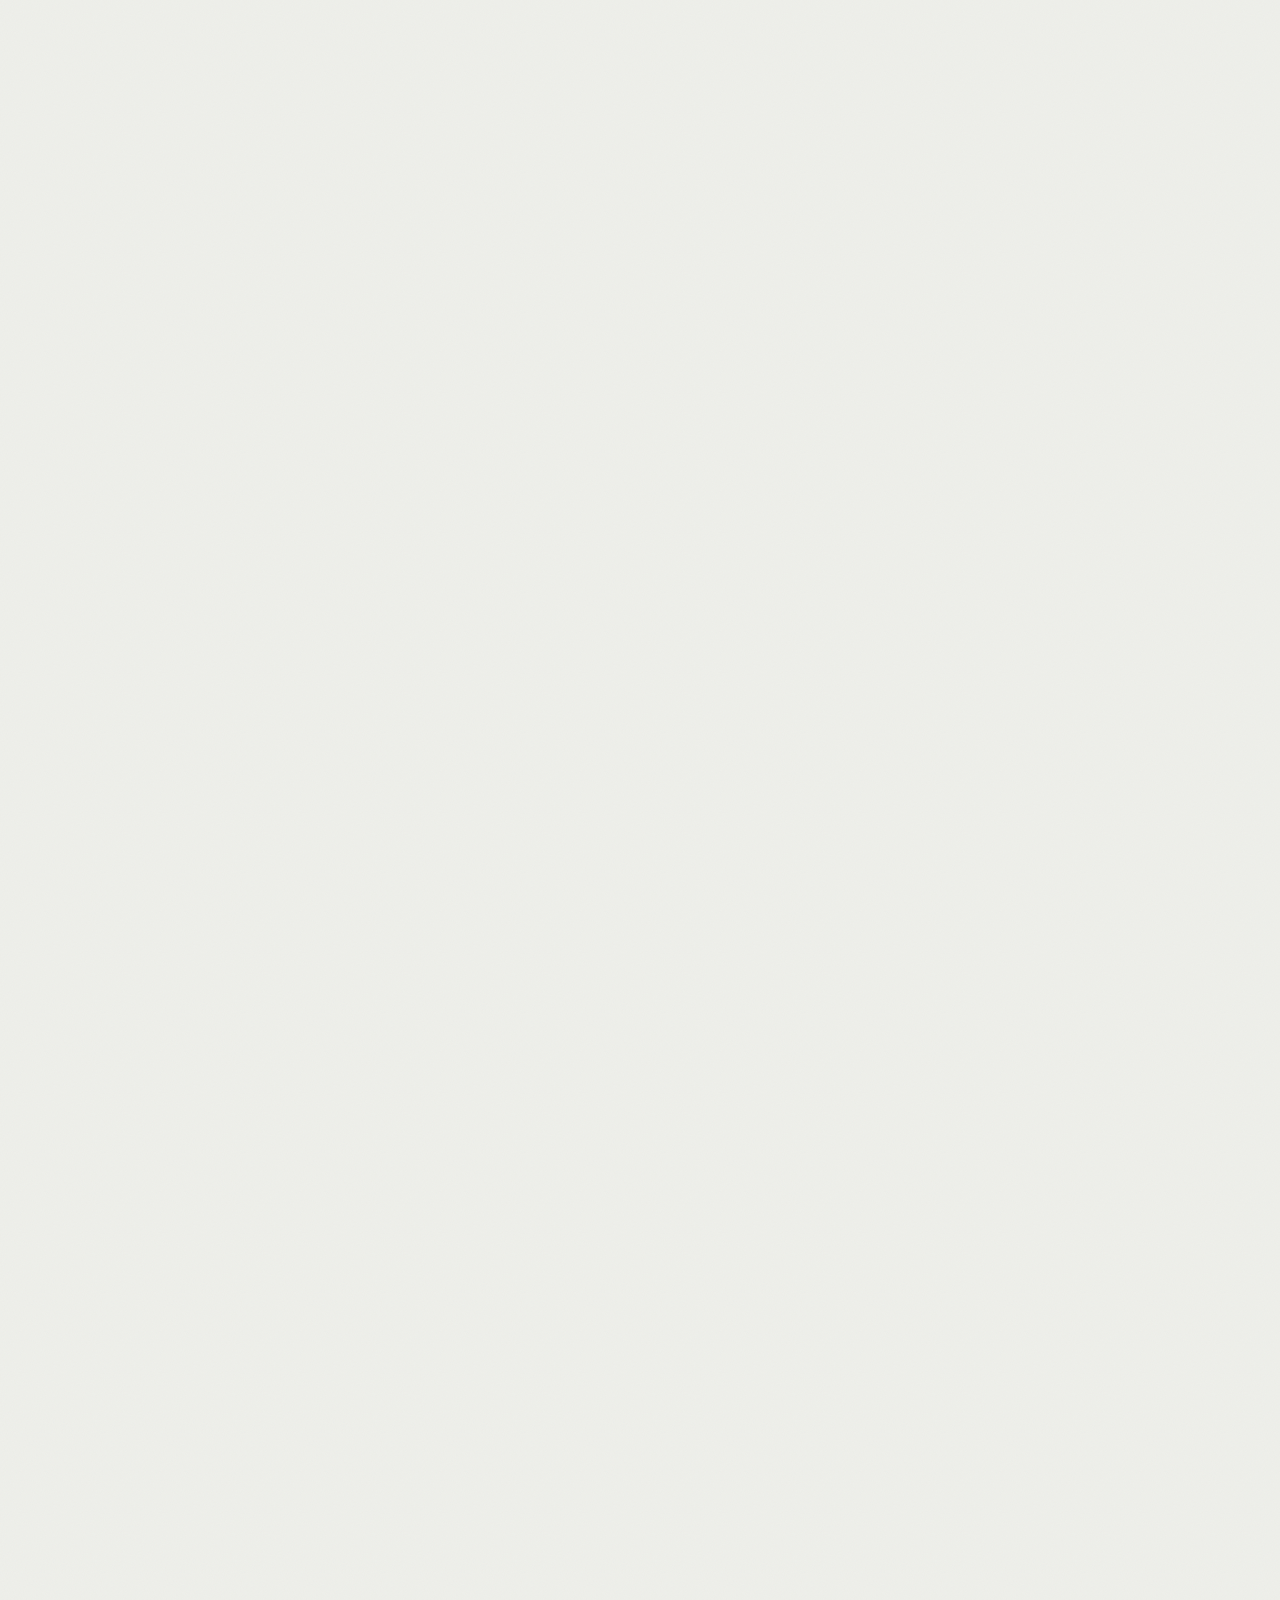
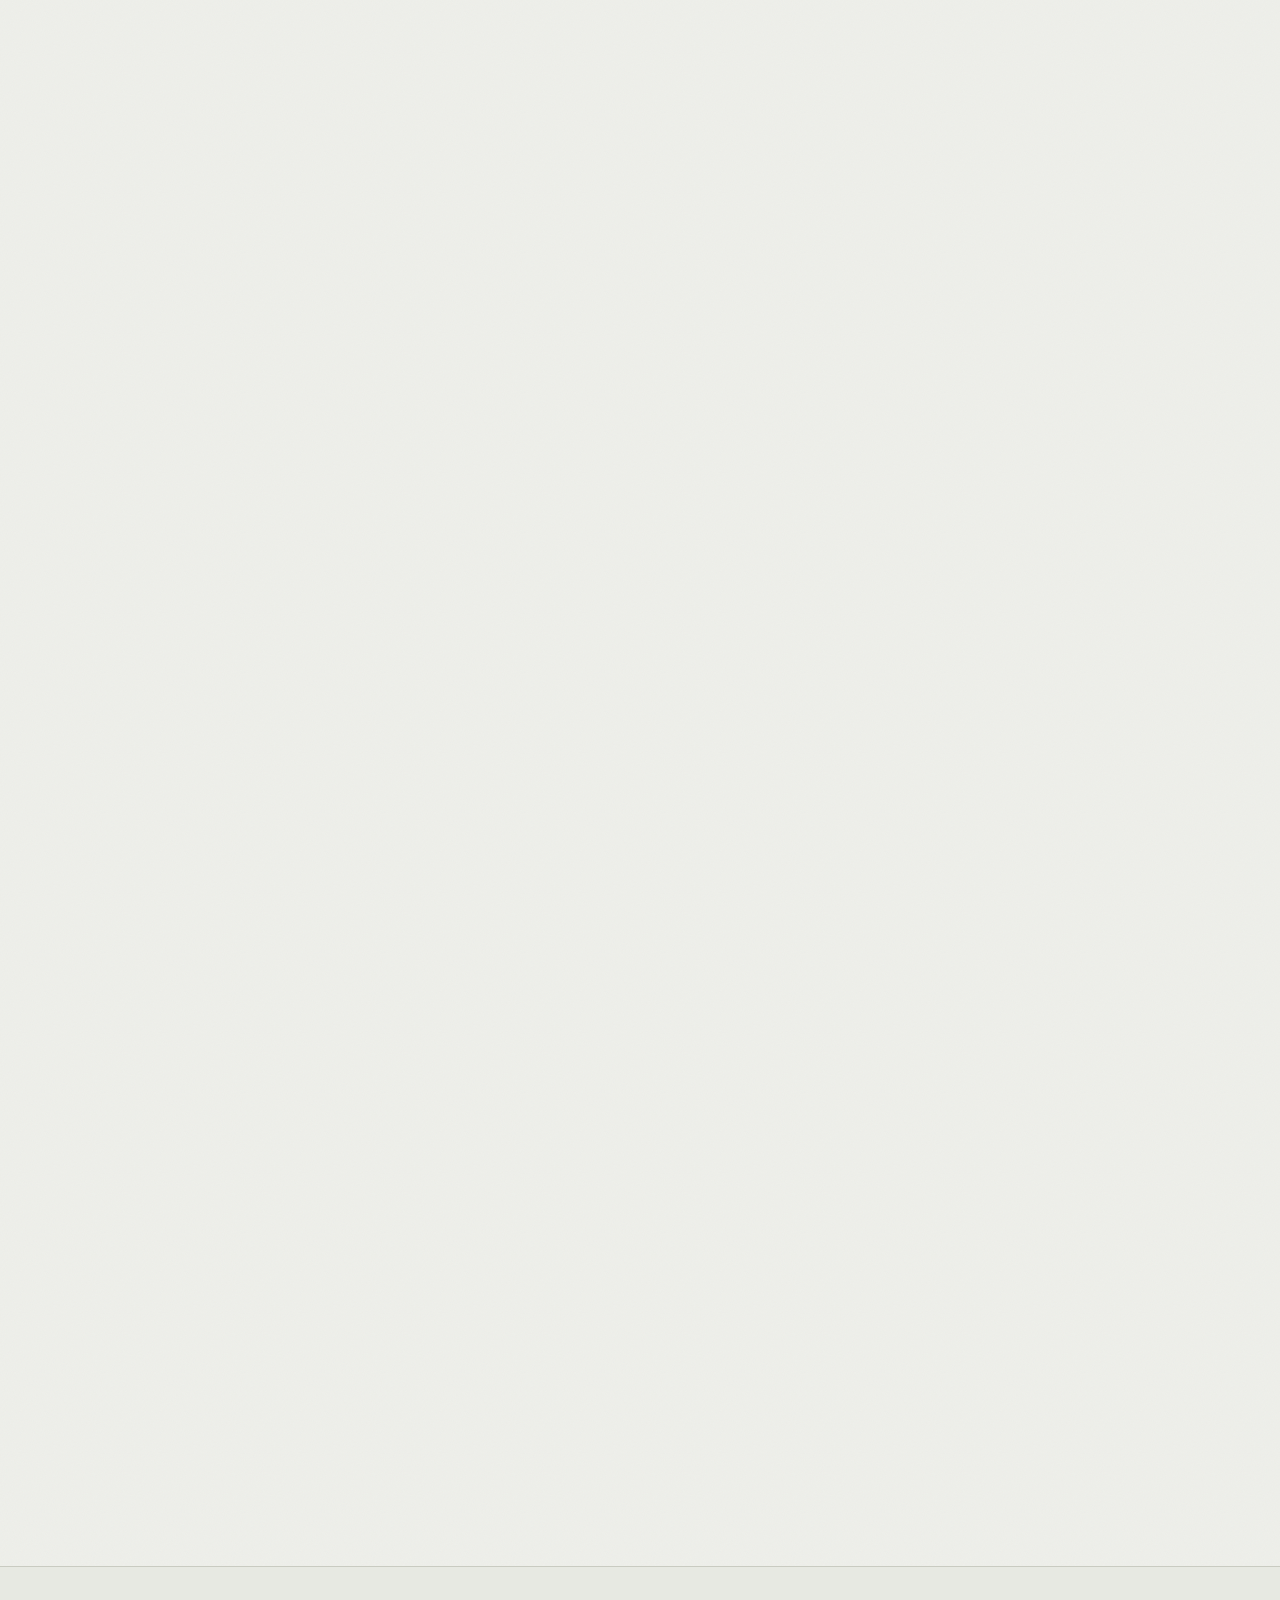
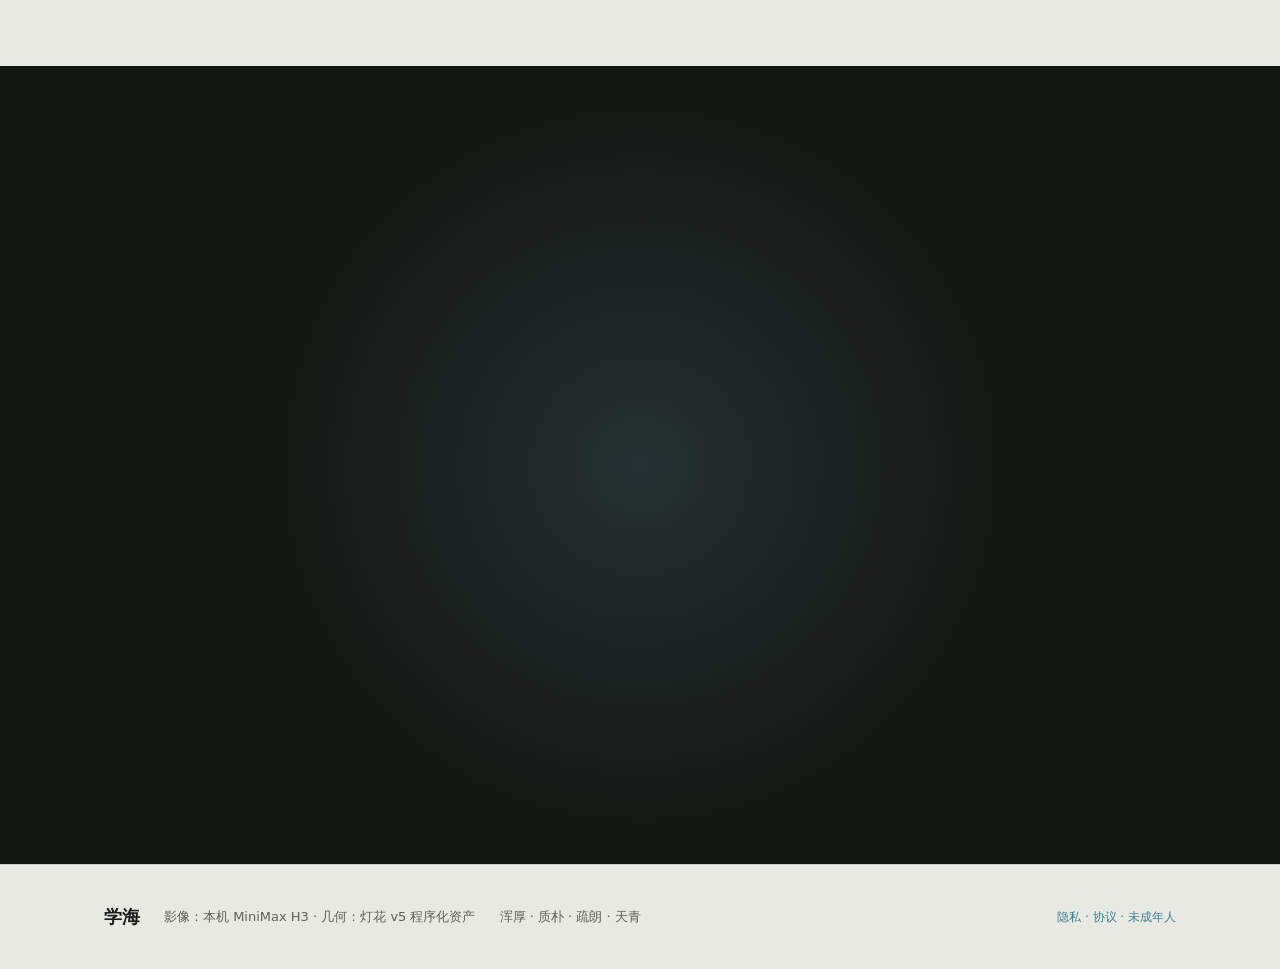
<file: showcase/index.html>
<!DOCTYPE html>
<html lang="zh-CN">
<head>
<meta charset="utf-8">
<meta http-equiv="refresh" content="0;url=../index.html">
<link rel="canonical" href="https://doctor-who-134.github.io/xuehai-site/index.html">
<title>观海 · 学海</title>
</head>
<body style="font:16px/1.8 system-ui;padding:48px;max-width:40em;margin:auto">
<p>影像展示已并入官网，正在跳转。若没有自动跳转，<a href="../index.html">点这里</a>。</p>
</body>
</html>
</file>
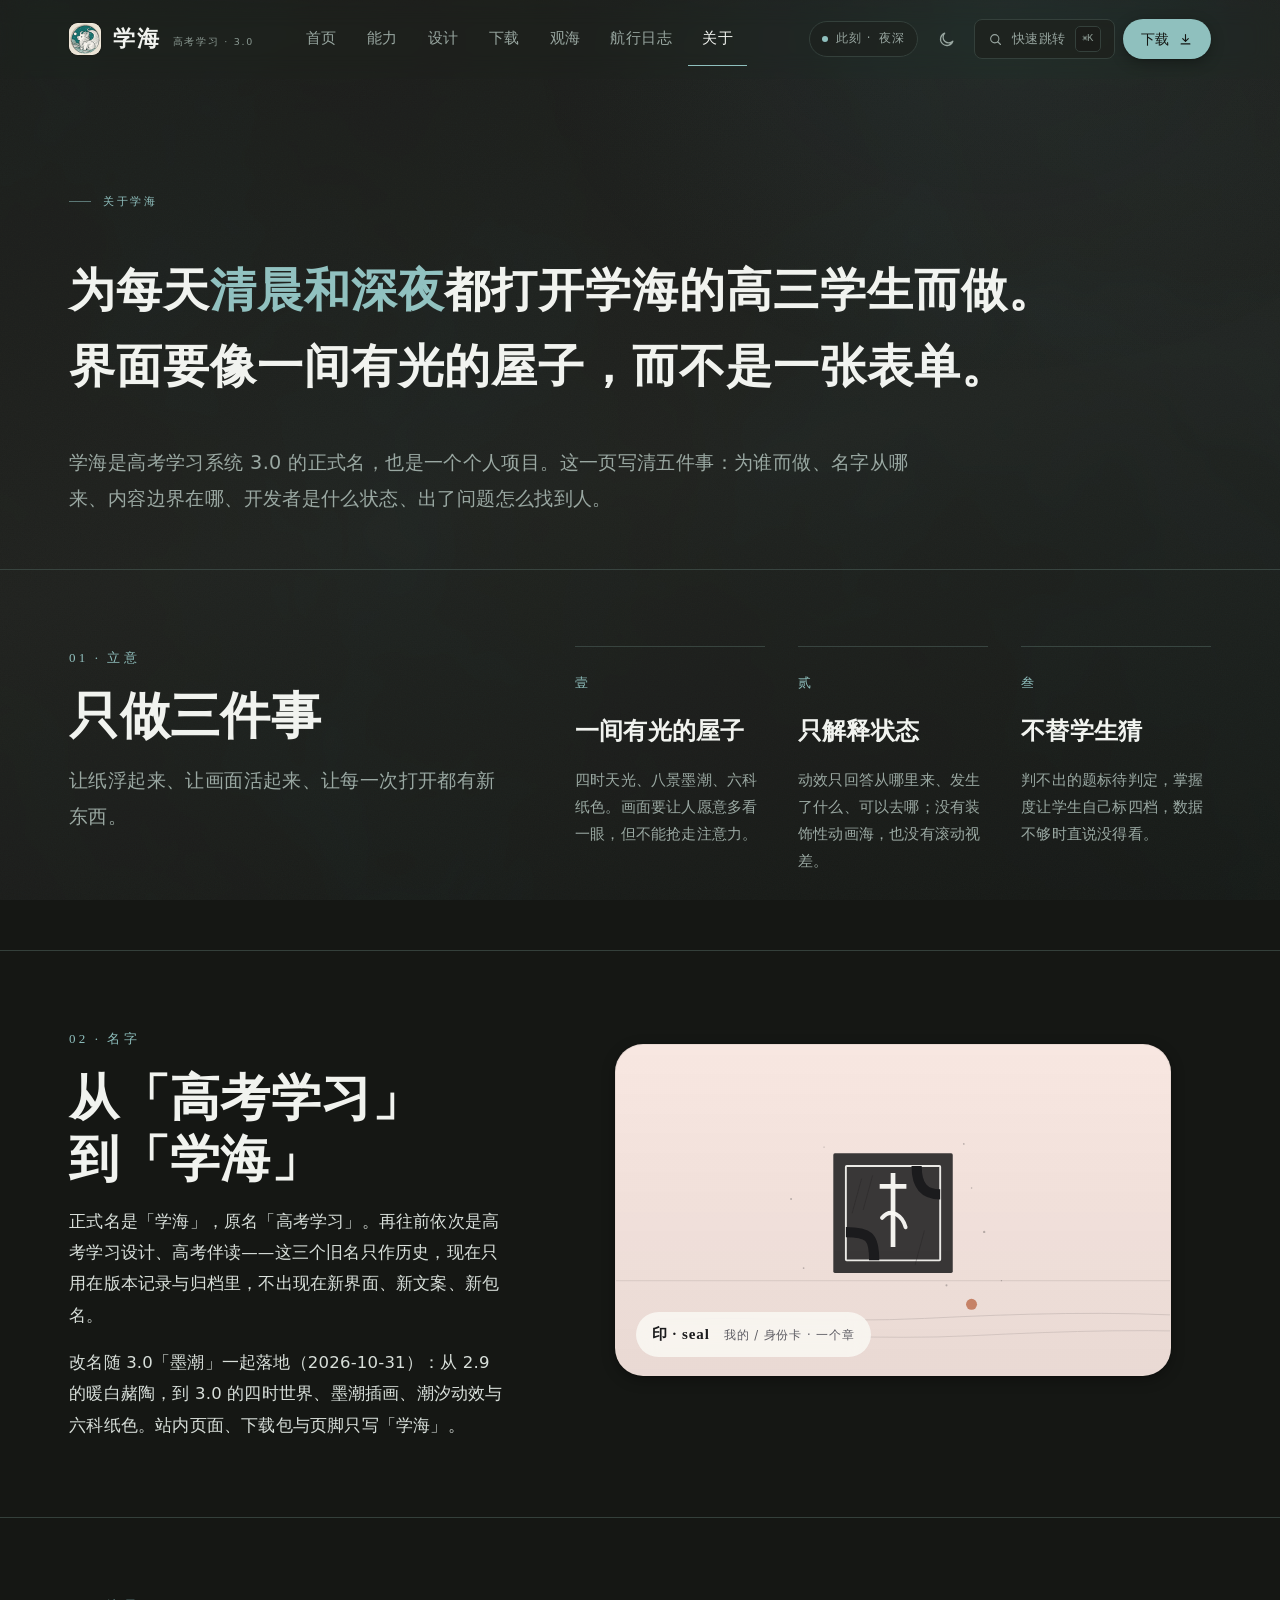
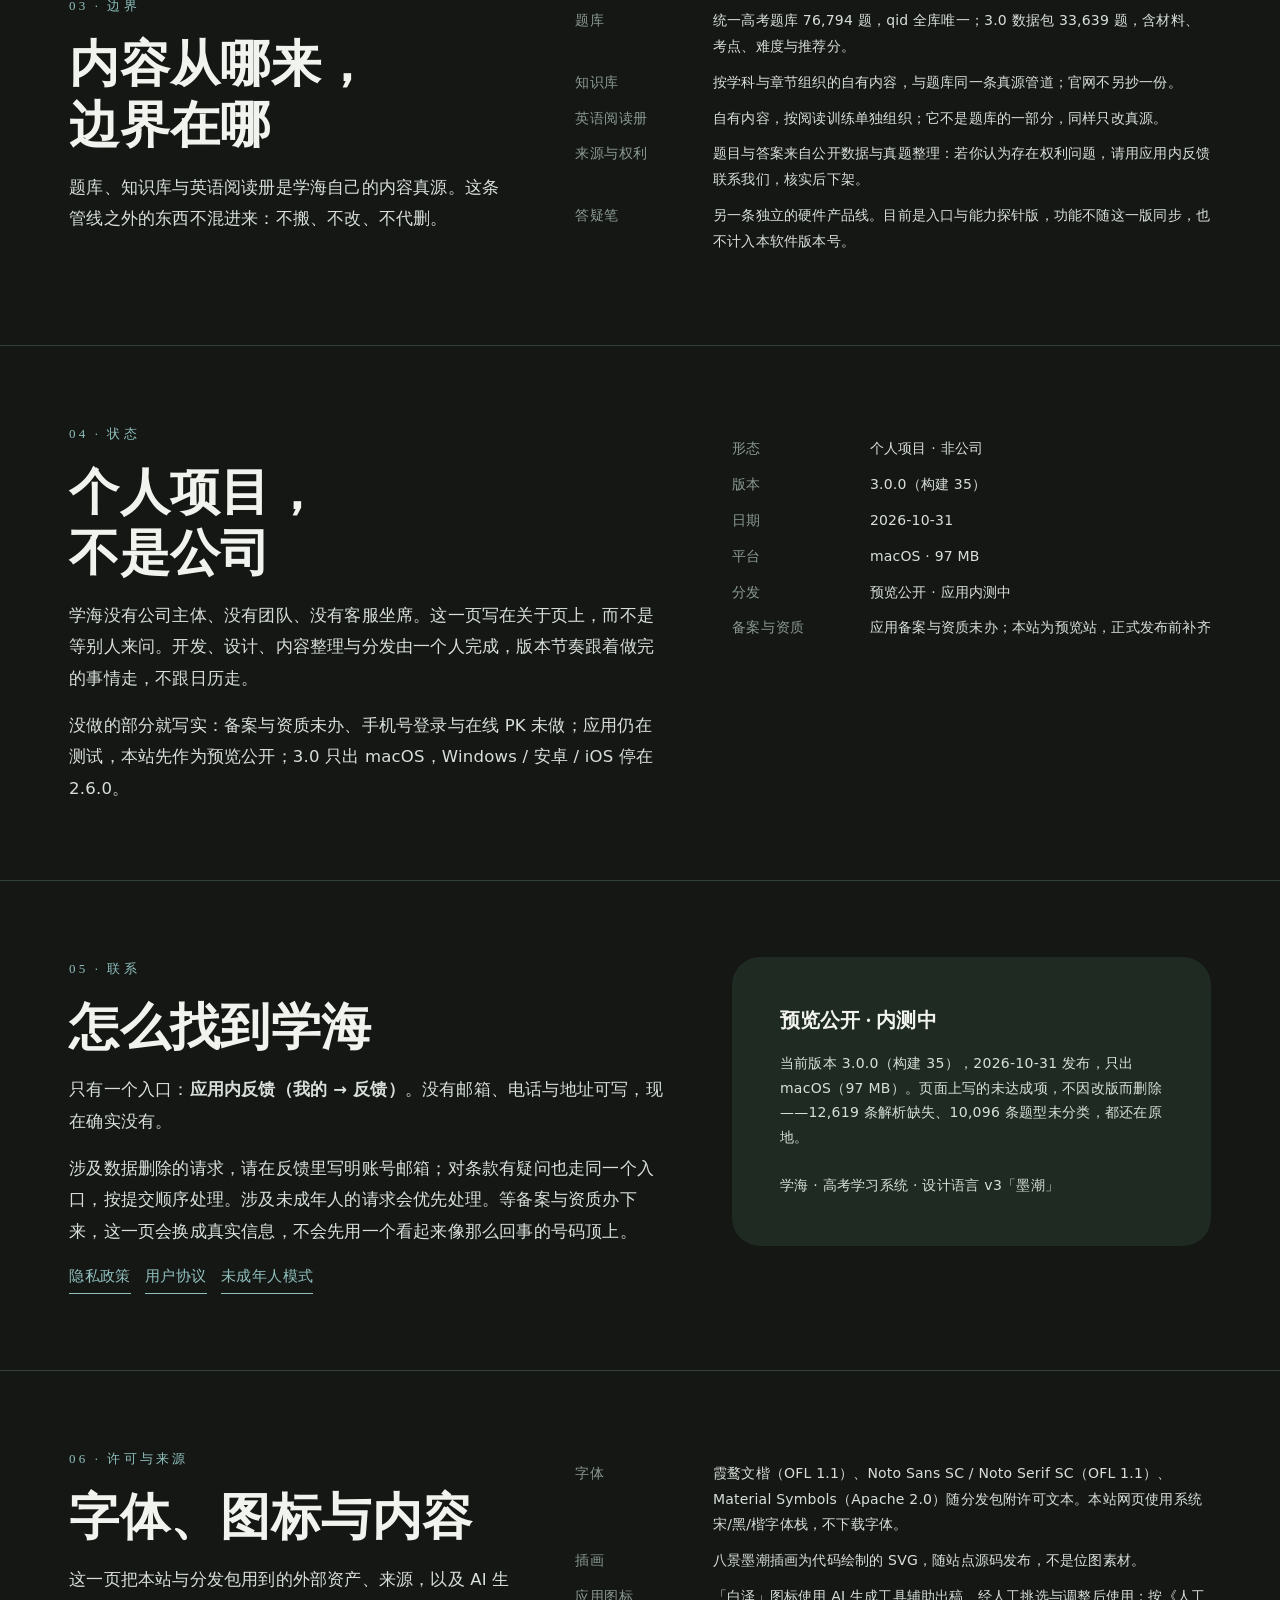
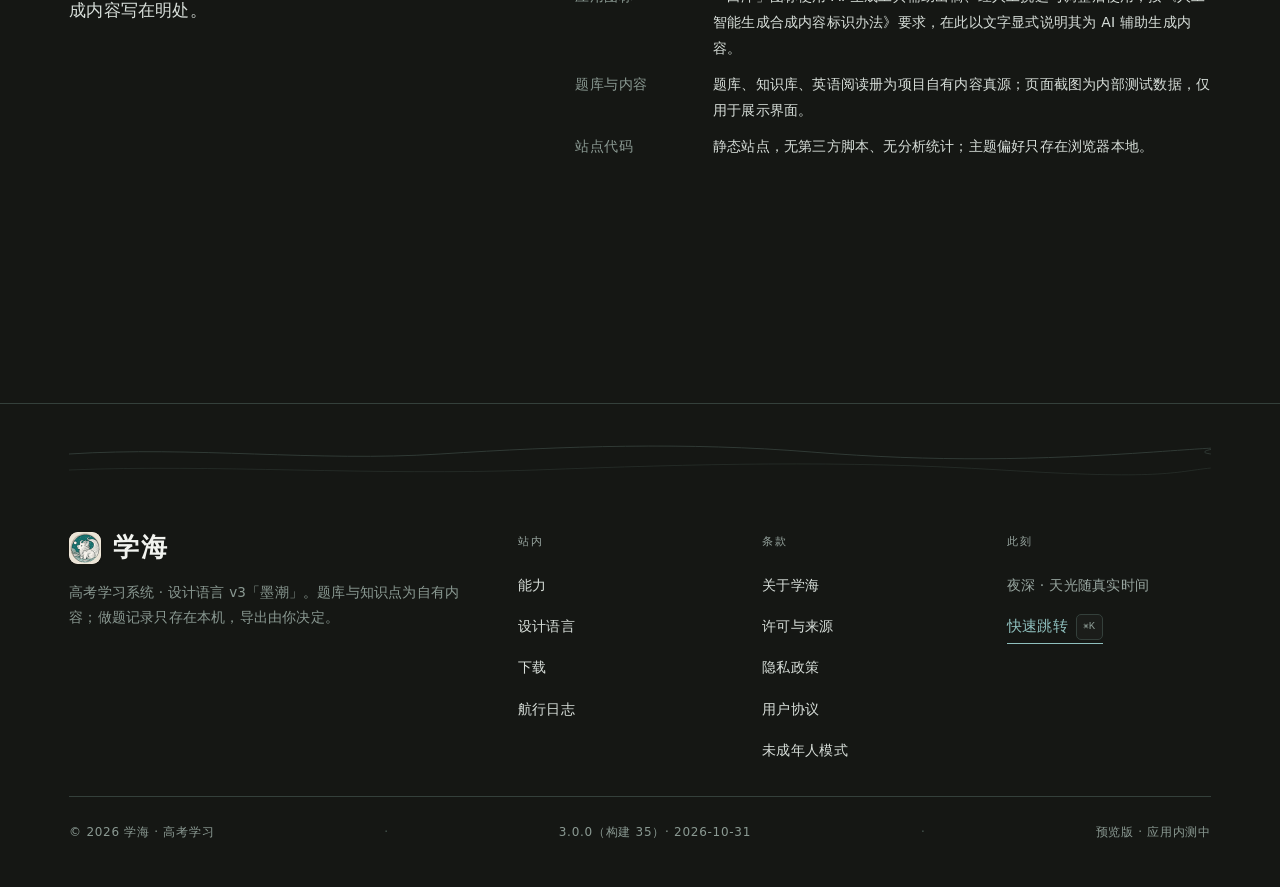
<file: about.html>
<!DOCTYPE html>
<html lang="zh-CN">
<head>
<meta charset="utf-8">
<meta name="viewport" content="width=device-width, initial-scale=1">
<title>关于学海 · 一个个人项目</title>
<meta name="description" content="学海是高考学习系统 3.0 的正式名，也是一个个人项目。为谁而做、名字从哪来、内容边界、开发者状态与唯一联系方式。">
<meta name="theme-color" content="#FAF9F5">
<meta name="view-transition" content="same-origin">
<script>document.documentElement.classList.add('js');</script>
<link rel="icon" href="assets/img/appicon-32.png" sizes="32x32">
<link rel="icon" href="assets/img/appicon-192.png" sizes="192x192">
<link rel="apple-touch-icon" href="assets/img/appicon-180.png">
<link rel="manifest" href="site.webmanifest">
<link rel="stylesheet" href="assets/css/base.css">
<link rel="stylesheet" href="assets/css/components.css">
<link rel="stylesheet" href="assets/css/pages.css">
<meta property="og:type" content="website">
<meta property="og:title" content="关于学海 · 一个个人项目">
<meta property="og:description" content="学海是高考学习系统 3.0 的正式名，也是一个个人项目。为谁而做、名字从哪来、内容边界、开发者状态与唯一联系方式。">
<link rel="canonical" href="https://doctor-who-134.github.io/xuehai-site/about.html">
<meta property="og:url" content="https://doctor-who-134.github.io/xuehai-site/about.html">
<meta property="og:image" content="https://doctor-who-134.github.io/xuehai-site/assets/img/og-cover.png">
<meta property="og:site_name" content="学海">
<meta name="twitter:card" content="summary_large_image">
  <link rel="stylesheet" href="assets/css/unify.css">
</head>
<body class="page-about">
<a class="skip" href="#main">跳到正文</a>
<div class="world-glow" aria-hidden="true"></div>

<header class="site-head">
  <div class="head-in">
    <a class="brand" href="index.html" aria-label="学海官网首页">
      <img class="brand-mark" src="assets/img/appicon-64.png" width="32" height="32" alt="" aria-hidden="true">
      <span class="brand-name">学海</span>
      <span class="brand-sub">高考学习 · 3.0</span>
    </a>

    <nav class="head-nav" aria-label="主导航">
      <a href="index.html">首页</a>
      <a href="capability.html">能力</a>
      <a href="design.html">设计</a>
      <a href="download.html">下载</a>
      <a href="index.html#film">观海</a>
      <a href="changelog.html">航行日志</a>
      <a href="about.html" aria-current="page">关于</a>
    </nav>

    <div class="head-tools">
      <span class="now-chip"><i aria-hidden="true"></i>此刻 · <span data-now>午后</span></span>
      <button class="icon-btn" type="button" data-theme-btn aria-label="切到夜读" aria-pressed="false">
        <svg class="i-sun" viewBox="0 0 24 24" fill="none" stroke="currentColor" stroke-width="1.6" stroke-linecap="round" aria-hidden="true"><circle cx="12" cy="12" r="4.2"/><path d="M12 2.6v2.2M12 19.2v2.2M2.6 12h2.2M19.2 12h2.2M5.3 5.3l1.6 1.6M17.1 17.1l1.6 1.6M18.7 5.3l-1.6 1.6M6.9 17.1l-1.6 1.6"/></svg>
        <svg class="i-moon" viewBox="0 0 24 24" fill="none" stroke="currentColor" stroke-width="1.6" stroke-linecap="round" stroke-linejoin="round" aria-hidden="true"><path d="M20 14.2A8 8 0 1 1 9.8 4a6.6 6.6 0 0 0 10.2 10.2Z"/></svg>
      </button>
      <button class="search-btn" type="button" data-palette-open aria-label="打开快速跳转（⌘K）">
        <svg viewBox="0 0 24 24" fill="none" stroke="currentColor" stroke-width="1.7" stroke-linecap="round" aria-hidden="true"><circle cx="10.8" cy="10.8" r="6.6"/><path d="M15.6 15.6 20 20"/></svg>
        <span>快速跳转</span><kbd>⌘K</kbd>
      </button>
      <a class="btn-dl" href="download.html">
        <span>下载</span>
        <svg viewBox="0 0 24 24" fill="none" stroke="currentColor" stroke-width="1.8" stroke-linecap="round" stroke-linejoin="round" aria-hidden="true"><path d="M12 4v11M7.5 10.5 12 15l4.5-4.5M5 19h14"/></svg>
      </a>
      <button class="icon-btn nav-toggle" type="button" aria-expanded="false" aria-label="展开导航">
        <svg viewBox="0 0 24 24" fill="none" stroke="currentColor" stroke-width="1.7" stroke-linecap="round" aria-hidden="true"><path d="M4 7h16M4 12h16M4 17h16"/></svg>
      </button>
    </div>
  </div>
</header>

<nav class="dock" aria-label="移动导航">
  <a href="index.html">
    <svg viewBox="0 0 24 24" fill="none" stroke="currentColor" stroke-width="1.6" stroke-linecap="round" stroke-linejoin="round" aria-hidden="true"><path d="M4 10.5 12 4l8 6.5V20a1 1 0 0 1-1 1h-4.5v-6h-5v6H5a1 1 0 0 1-1-1z"/></svg>
    <span>首页</span>
  </a>
  <a href="capability.html">
    <svg viewBox="0 0 24 24" fill="none" stroke="currentColor" stroke-width="1.6" stroke-linecap="round" stroke-linejoin="round" aria-hidden="true"><rect x="3.5" y="3.5" width="7" height="7" rx="1.4"/><rect x="13.5" y="3.5" width="7" height="7" rx="1.4"/><rect x="3.5" y="13.5" width="7" height="7" rx="1.4"/><rect x="13.5" y="13.5" width="7" height="7" rx="1.4"/></svg>
    <span>能力</span>
  </a>
  <a href="design.html">
    <svg viewBox="0 0 24 24" fill="none" stroke="currentColor" stroke-width="1.6" stroke-linecap="round" stroke-linejoin="round" aria-hidden="true"><path d="M12 3.5c5 0 8.5 3.4 8.5 7.4 0 2.6-1.8 4.1-3.9 4.1h-1.5c-1.2 0-2 .9-2 1.9 0 .5.2 1 .4 1.4.2.3.3.6.3.9 0 .9-.9 1.6-2.2 1.6-4.6 0-8.1-4.1-8.1-9 0-4.6 3.9-8.3 8.5-8.3Z"/><circle cx="8.4" cy="9.2" r=".9" fill="currentColor" stroke="none"/><circle cx="12" cy="7.4" r=".9" fill="currentColor" stroke="none"/><circle cx="15.4" cy="9.4" r=".9" fill="currentColor" stroke="none"/></svg>
    <span>设计</span>
  </a>
  <a href="download.html">
    <svg viewBox="0 0 24 24" fill="none" stroke="currentColor" stroke-width="1.6" stroke-linecap="round" stroke-linejoin="round" aria-hidden="true"><path d="M12 4v11M7.5 10.5 12 15l4.5-4.5M5 19h14"/></svg>
    <span>下载</span>
  </a>
  <button type="button" data-palette-open aria-label="快速跳转">
    <svg viewBox="0 0 24 24" fill="none" stroke="currentColor" stroke-width="1.7" stroke-linecap="round" aria-hidden="true"><circle cx="10.8" cy="10.8" r="6.6"/><path d="M15.6 15.6 20 20"/></svg>
    <span>跳转</span>
  </button>
</nav>

<main id="main">
<section class="about-hero">
  <div class="wrap-wide">
    <p class="eyebrow" data-reveal>关于学海</p>
    <h1 class="about-manifesto mt-4" data-reveal data-delay="1">为每天<em>清晨和深夜</em>都打开学海的高三学生而做。<br>界面要像一间有光的屋子，而不是一张表单。</h1>
    <p class="lead mt-4" data-reveal data-delay="2" style="max-width:44em">学海是高考学习系统 3.0 的正式名，也是一个个人项目。这一页写清五件事：为谁而做、名字从哪来、内容边界在哪、开发者是什么状态、出了问题怎么找到人。</p>
  </div>
</section>

<section class="about-block">
  <div class="wrap-wide">
    <div class="about-block__grid">
      <div class="stack" data-reveal style="--stack-gap:16px">
        <p class="folio-num">01 · 立意</p>
        <h2 class="h1">只做三件事</h2>
        <p class="lead">让纸浮起来、让画面活起来、让每一次打开都有新东西。</p>
      </div>
      <div class="tenets" data-reveal data-delay="1">
        <div class="tenet">
          <span class="tenet__no">壹</span>
          <h3>一间有光的屋子</h3>
          <p>四时天光、八景墨潮、六科纸色。画面要让人愿意多看一眼，但不能抢走注意力。</p>
        </div>
        <div class="tenet">
          <span class="tenet__no">贰</span>
          <h3>只解释状态</h3>
          <p>动效只回答从哪里来、发生了什么、可以去哪；没有装饰性动画海，也没有滚动视差。</p>
        </div>
        <div class="tenet">
          <span class="tenet__no">叁</span>
          <h3>不替学生猜</h3>
          <p>判不出的题标待判定，掌握度让学生自己标四档，数据不够时直说没得看。</p>
        </div>
      </div>
    </div>
  </div>
</section>

<section class="about-block">
  <div class="wrap-wide">
    <div class="about-block__grid">
      <div class="stack" data-reveal style="--stack-gap:16px">
        <p class="folio-num">02 · 名字</p>
        <h2 class="h1">从「高考学习」<br>到「学海」</h2>
        <p class="body">正式名是「学海」，原名「高考学习」。再往前依次是高考学习设计、高考伴读——这三个旧名只作历史，现在只用在版本记录与归档里，不出现在新界面、新文案、新包名。</p>
        <p class="body">改名随 3.0「墨潮」一起落地（2026-10-31）：从 2.9 的暖白赭陶，到 3.0 的四时世界、墨潮插画、潮汐动效与六科纸色。站内页面、下载包与页脚只写「学海」。</p>
      </div>
      <figure class="art-band wash-red" data-reveal data-delay="1">
        <img src="assets/art/seal.svg" width="1200" height="420" alt="印：方印与缺角" loading="lazy">
        <figcaption><b>印 · seal</b><span>我的 / 身份卡 · 一个章</span></figcaption>
      </figure>
    </div>
  </div>
</section>

<section class="about-block">
  <div class="wrap-wide">
    <div class="about-block__grid">
      <div class="stack" data-reveal style="--stack-gap:16px">
        <p class="folio-num">03 · 边界</p>
        <h2 class="h1">内容从哪来，<br>边界在哪</h2>
        <p class="body">题库、知识库与英语阅读册是学海自己的内容真源。这条管线之外的东西不混进来：不搬、不改、不代删。</p>
      </div>
      <dl class="kv" data-reveal data-delay="1">
        <dt>题库</dt><dd>统一高考题库 76,794 题，qid 全库唯一；3.0 数据包 33,639 题，含材料、考点、难度与推荐分。</dd>
        <dt>知识库</dt><dd>按学科与章节组织的自有内容，与题库同一条真源管道；官网不另抄一份。</dd>
        <dt>英语阅读册</dt><dd>自有内容，按阅读训练单独组织；它不是题库的一部分，同样只改真源。</dd>
        <dt>来源与权利</dt><dd>题目与答案来自公开数据与真题整理：若你认为存在权利问题，请用应用内反馈联系我们，核实后下架。</dd>
        <dt>答疑笔</dt><dd>另一条独立的硬件产品线。目前是入口与能力探针版，功能不随这一版同步，也不计入本软件版本号。</dd>
      </dl>
    </div>
  </div>
</section>

<section class="about-block">
  <div class="wrap-wide">
    <div class="split">
      <div class="stack" data-reveal style="--stack-gap:16px">
        <p class="folio-num">04 · 状态</p>
        <h2 class="h1">个人项目，<br>不是公司</h2>
        <p class="body">学海没有公司主体、没有团队、没有客服坐席。这一页写在关于页上，而不是等别人来问。开发、设计、内容整理与分发由一个人完成，版本节奏跟着做完的事情走，不跟日历走。</p>
        <p class="body">没做的部分就写实：备案与资质未办、手机号登录与在线 PK 未做；应用仍在测试，本站先作为预览公开；3.0 只出 macOS，Windows / 安卓 / iOS 停在 2.6.0。</p>
      </div>
      <dl class="kv" data-reveal data-delay="1">
        <dt>形态</dt><dd>个人项目 · 非公司</dd>
        <dt>版本</dt><dd>3.0.0（构建 35）</dd>
        <dt>日期</dt><dd>2026-10-31</dd>
        <dt>平台</dt><dd>macOS · 97 MB</dd>
        <dt>分发</dt><dd>预览公开 · 应用内测中</dd>
        <dt>备案与资质</dt><dd>应用备案与资质未办；本站为预览站，正式发布前补齐</dd>
      </dl>
    </div>
  </div>
</section>

<section class="about-block">
  <div class="wrap-wide">
    <div class="split">
      <div class="stack" data-reveal style="--stack-gap:16px">
        <p class="folio-num">05 · 联系</p>
        <h2 class="h1">怎么找到学海</h2>
        <p class="body">只有一个入口：<strong>应用内反馈（我的 → 反馈）</strong>。没有邮箱、电话与地址可写，现在确实没有。</p>
        <p class="body">涉及数据删除的请求，请在反馈里写明账号邮箱；对条款有疑问也走同一个入口，按提交顺序处理。涉及未成年人的请求会优先处理。等备案与资质办下来，这一页会换成真实信息，不会先用一个看起来像那么回事的号码顶上。</p>
        <div class="btn-row mt-2">
          <a class="text-link" href="legal/privacy.html">隐私政策</a>
          <a class="text-link" href="legal/terms.html">用户协议</a>
          <a class="text-link" href="legal/minor.html">未成年人模式</a>
        </div>
      </div>
      <div class="wash-panel wash-moss" data-reveal data-delay="1">
        <p class="h3">预览公开 · 内测中</p>
        <p class="small mt-2">当前版本 3.0.0（构建 35），2026-10-31 发布，只出 macOS（97 MB）。页面上写的未达成项，不因改版而删除——12,619 条解析缺失、10,096 条题型未分类，都还在原地。</p>
        <p class="small mt-3">学海 · 高考学习系统 · 设计语言 v3「墨潮」</p>
      </div>
    </div>
  </div>
</section>

<section class="about-block" id="licenses">
  <div class="wrap-wide">
    <div class="about-block__grid">
      <div class="stack" data-reveal style="--stack-gap:16px">
        <p class="folio-num">06 · 许可与来源</p>
        <h2 class="h1">字体、图标与内容</h2>
        <p class="body">这一页把本站与分发包用到的外部资产、来源，以及 AI 生成内容写在明处。</p>
      </div>
      <dl class="kv" data-reveal data-delay="1">
        <dt>字体</dt><dd>霞鹜文楷（OFL 1.1）、Noto Sans SC / Noto Serif SC（OFL 1.1）、Material Symbols（Apache 2.0）随分发包附许可文本。本站网页使用系统宋/黑/楷字体栈，不下载字体。</dd>
        <dt>插画</dt><dd>八景墨潮插画为代码绘制的 SVG，随站点源码发布，不是位图素材。</dd>
        <dt>应用图标</dt><dd>「白泽」图标使用 AI 生成工具辅助出稿、经人工挑选与调整后使用；按《人工智能生成合成内容标识办法》要求，在此以文字显式说明其为 AI 辅助生成内容。</dd>
        <dt>题库与内容</dt><dd>题库、知识库、英语阅读册为项目自有内容真源；页面截图为内部测试数据，仅用于展示界面。</dd>
        <dt>站点代码</dt><dd>静态站点，无第三方脚本、无分析统计；主题偏好只存在浏览器本地。</dd>
      </dl>
    </div>
  </div>
</section>
</main>

<footer class="site-foot">
  <div class="wrap-wide">
    <div class="foot-in">
      <div class="foot-brand">
        <a class="brand" href="index.html" aria-label="学海官网首页">
          <img class="brand-mark" src="assets/img/appicon-64.png" width="32" height="32" alt="" aria-hidden="true">
          <span class="brand-name">学海</span>
        </a>
        <p>高考学习系统 · 设计语言 v3「墨潮」。题库与知识点为自有内容；做题记录只存在本机，导出由你决定。</p>
      </div>
      <div class="foot-col">
        <h4>站内</h4>
        <ul>
          <li><a href="capability.html">能力</a></li>
          <li><a href="design.html">设计语言</a></li>
          <li><a href="download.html">下载</a></li>
          <li><a href="changelog.html">航行日志</a></li>
        </ul>
      </div>
      <div class="foot-col">
        <h4>条款</h4>
        <ul>
          <li><a href="about.html">关于学海</a></li>
          <li><a href="about.html#licenses">许可与来源</a></li>
          <li><a href="legal/privacy.html">隐私政策</a></li>
          <li><a href="legal/terms.html">用户协议</a></li>
          <li><a href="legal/minor.html">未成年人模式</a></li>
        </ul>
      </div>
      <div class="foot-col">
        <h4>此刻</h4>
        <ul>
          <li><span class="small"><span data-now>午后</span> · 天光随真实时间</span></li>
          <li><button class="text-link" type="button" data-palette-open>快速跳转 <kbd class="kbd-inline">⌘K</kbd></button></li>
        </ul>
      </div>
    </div>
    <div class="foot-base">
      <span>© <span data-year>2026</span> 学海 · 高考学习</span>
      <span class="dot" aria-hidden="true">·</span>
      <span>3.0.0（构建 35）· 2026-10-31</span>
      <span class="dot" aria-hidden="true">·</span>
      <span>预览版 · 应用内测中</span>
    </div>
  </div>
</footer>

<!-- 命令面板 -->
<div class="palette" aria-hidden="true">
  <div class="palette-panel" role="dialog" aria-modal="true" aria-label="快速跳转">
    <div class="palette-input">
      <svg viewBox="0 0 24 24" fill="none" stroke="currentColor" stroke-width="1.7" stroke-linecap="round" aria-hidden="true"><circle cx="10.8" cy="10.8" r="6.6"/><path d="M15.6 15.6 20 20"/></svg>
      <input type="text" placeholder="跳到哪里？输入页面名或关键词" aria-label="搜索目的地" autocomplete="off">
    </div>
    <ul class="palette-list" role="listbox" aria-label="目的地"></ul>
    <div class="palette-foot"><span><kbd>↑</kbd><kbd>↓</kbd> 选择</span><span><kbd>↵</kbd> 打开</span><span><kbd>esc</kbd> 关闭</span></div>
  </div>
</div>

<!-- 光箱 -->
<div class="lightbox" role="dialog" aria-modal="true" aria-label="查看原图">
  <button class="lightbox-close" type="button" aria-label="关闭">
    <svg viewBox="0 0 24 24" fill="none" stroke="currentColor" stroke-width="1.8" stroke-linecap="round" aria-hidden="true"><path d="M6 6l12 12M18 6 6 18"/></svg>
  </button>
  <img alt="">
</div>

<script src="assets/js/site.js"></script>
  <script src="assets/js/tide.js"></script>
  <script src="assets/js/unify.js"></script>
</body>
</html>
</file>
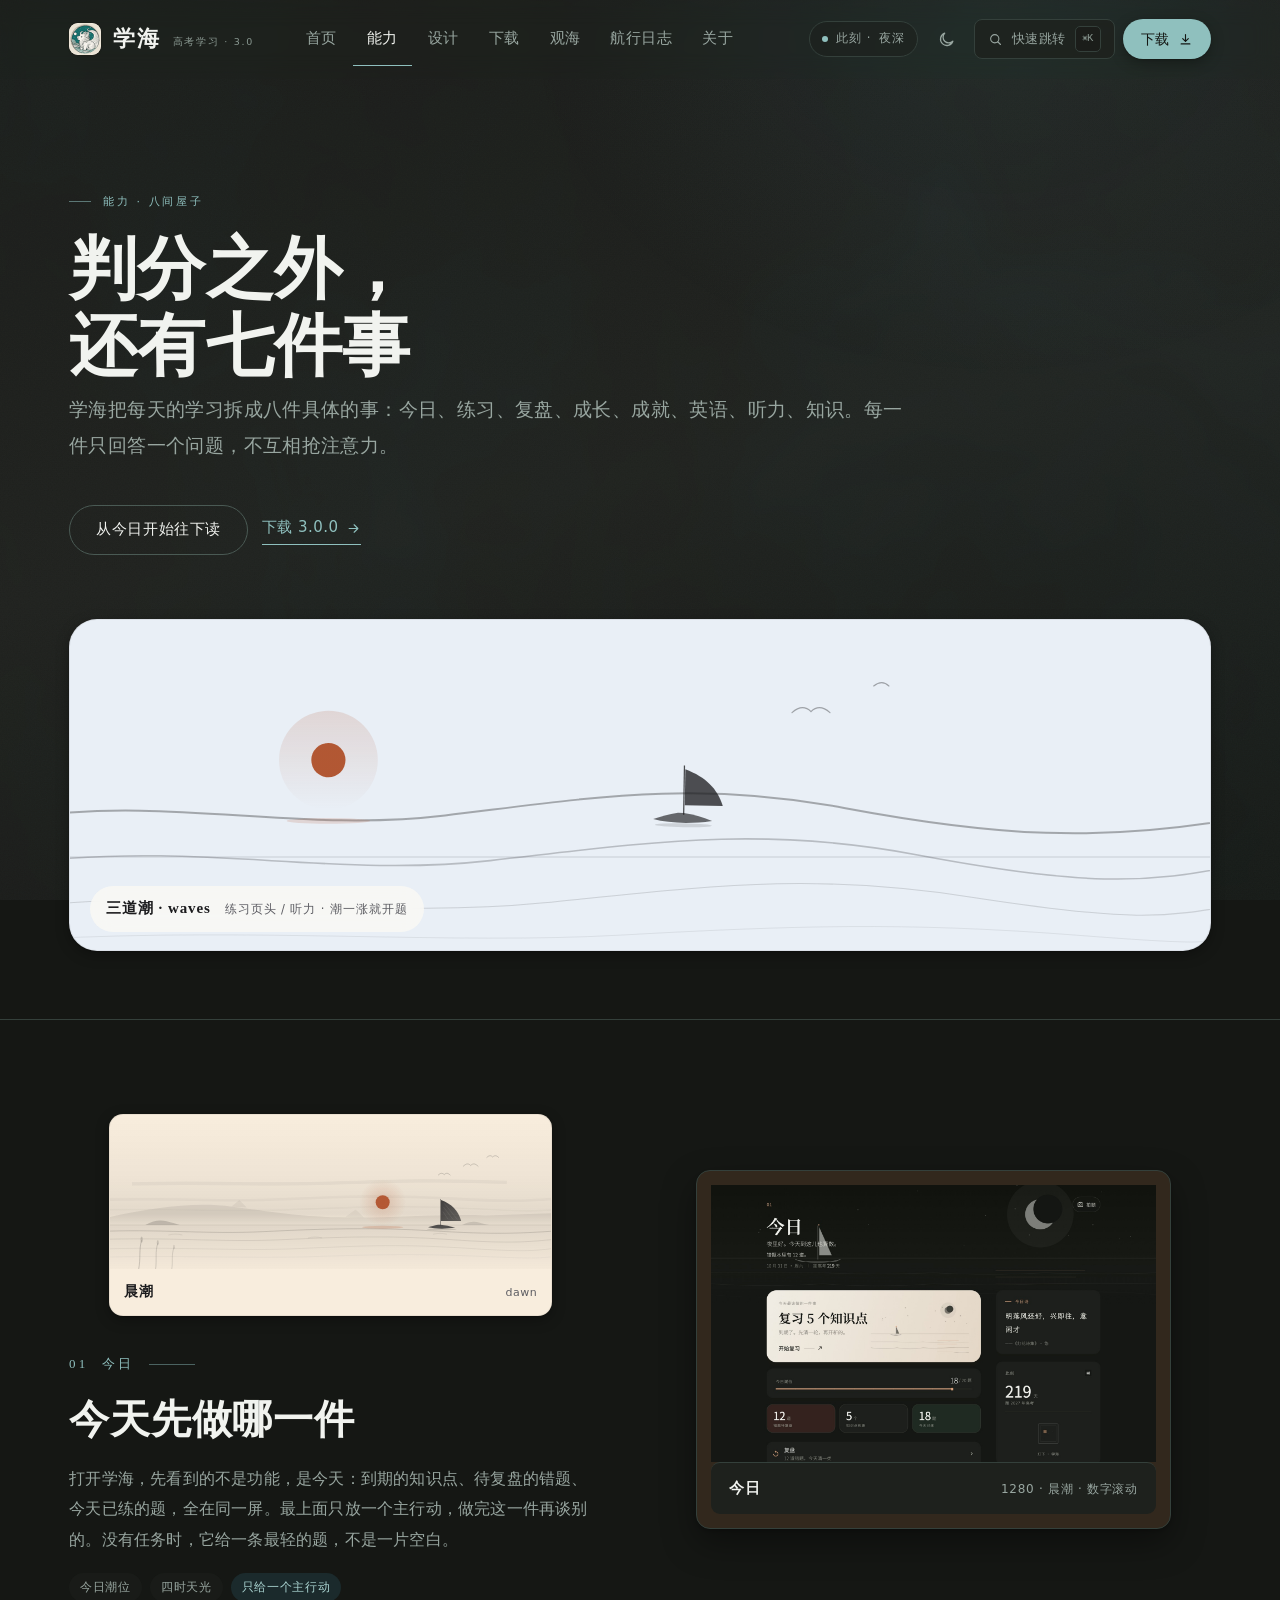
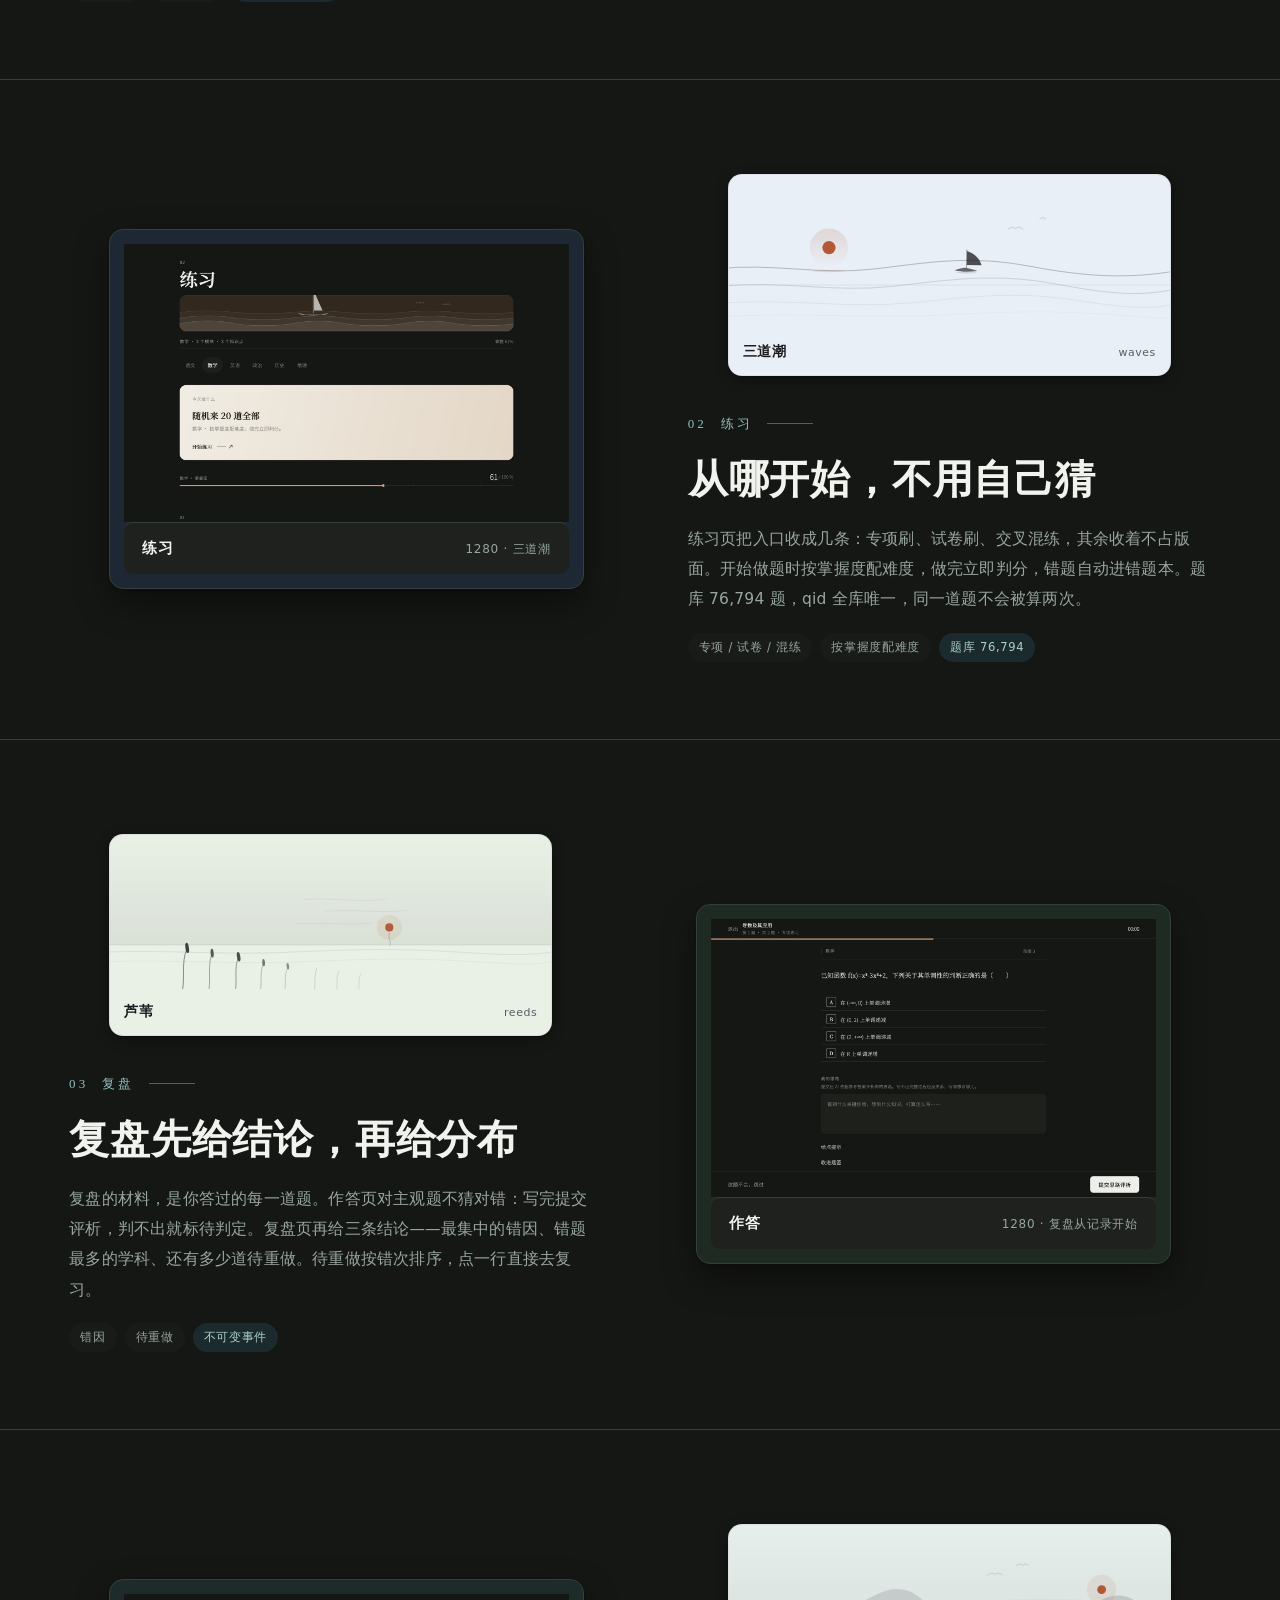
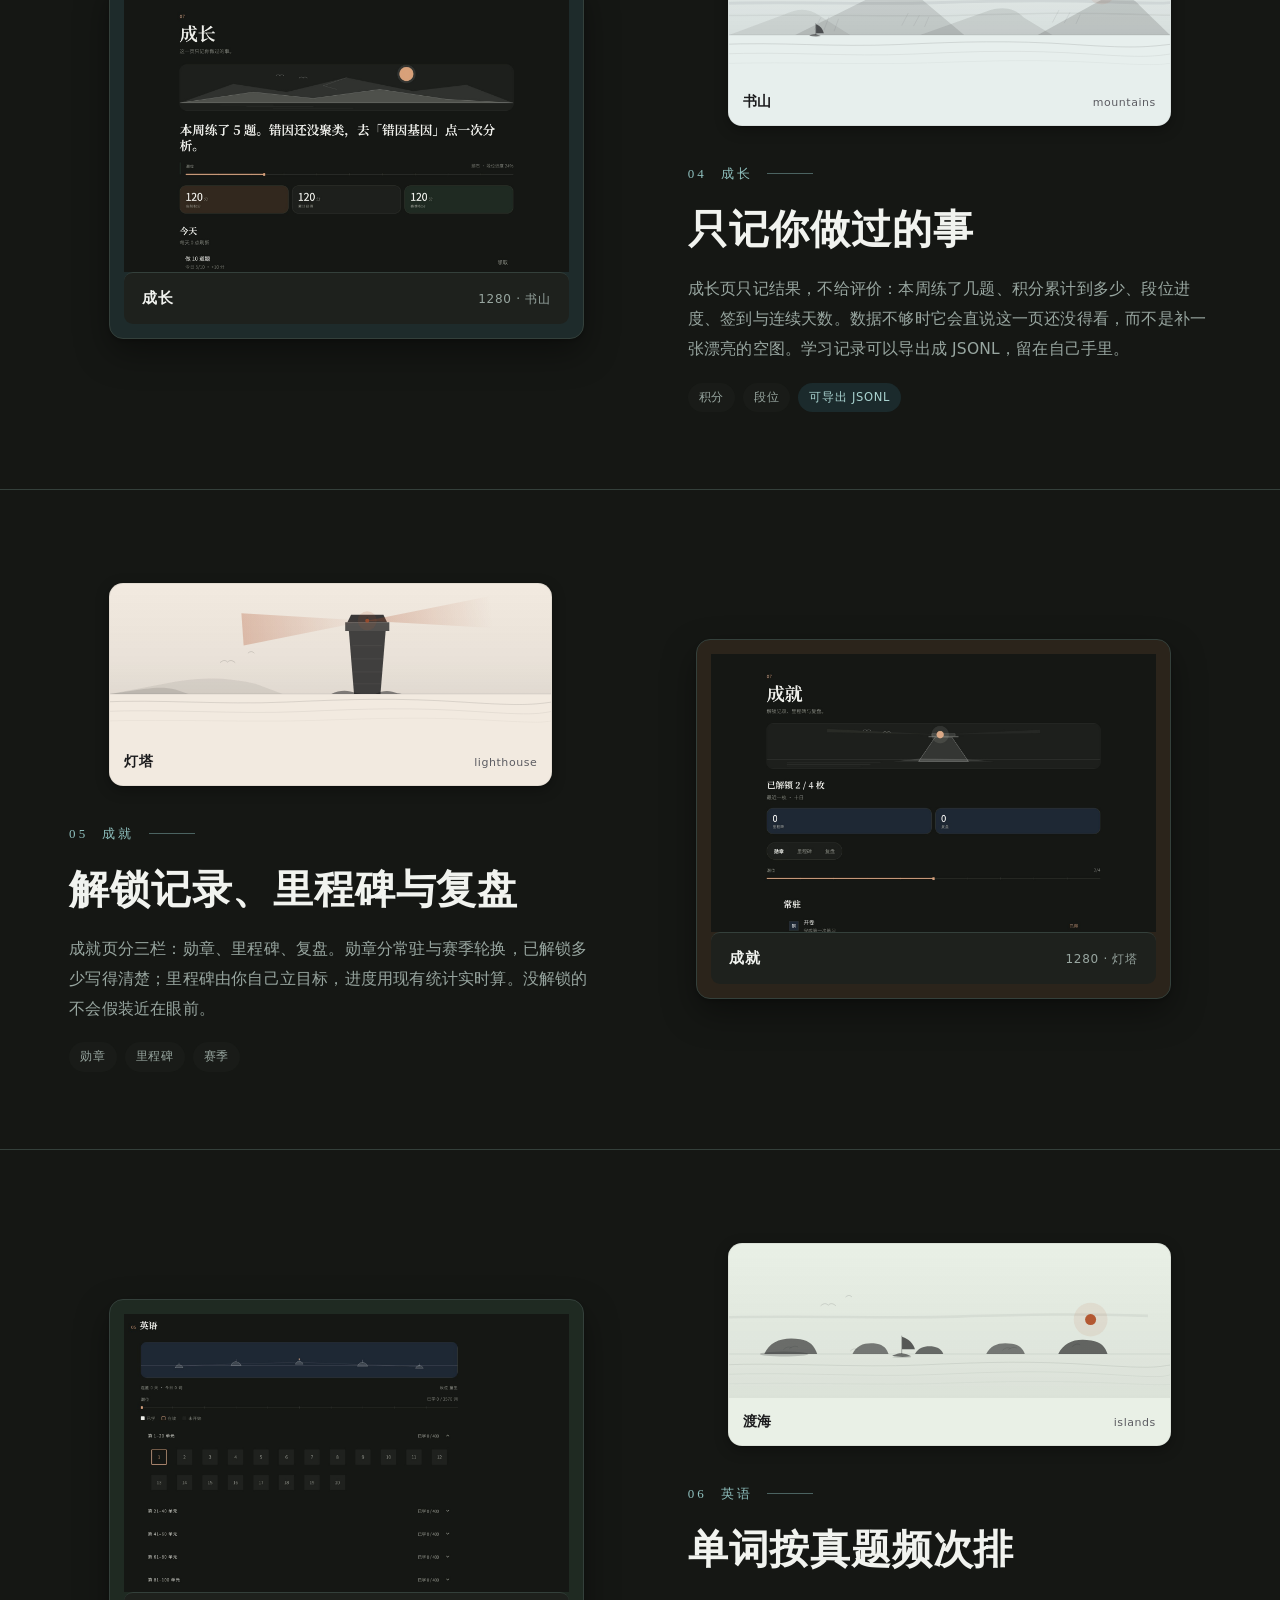
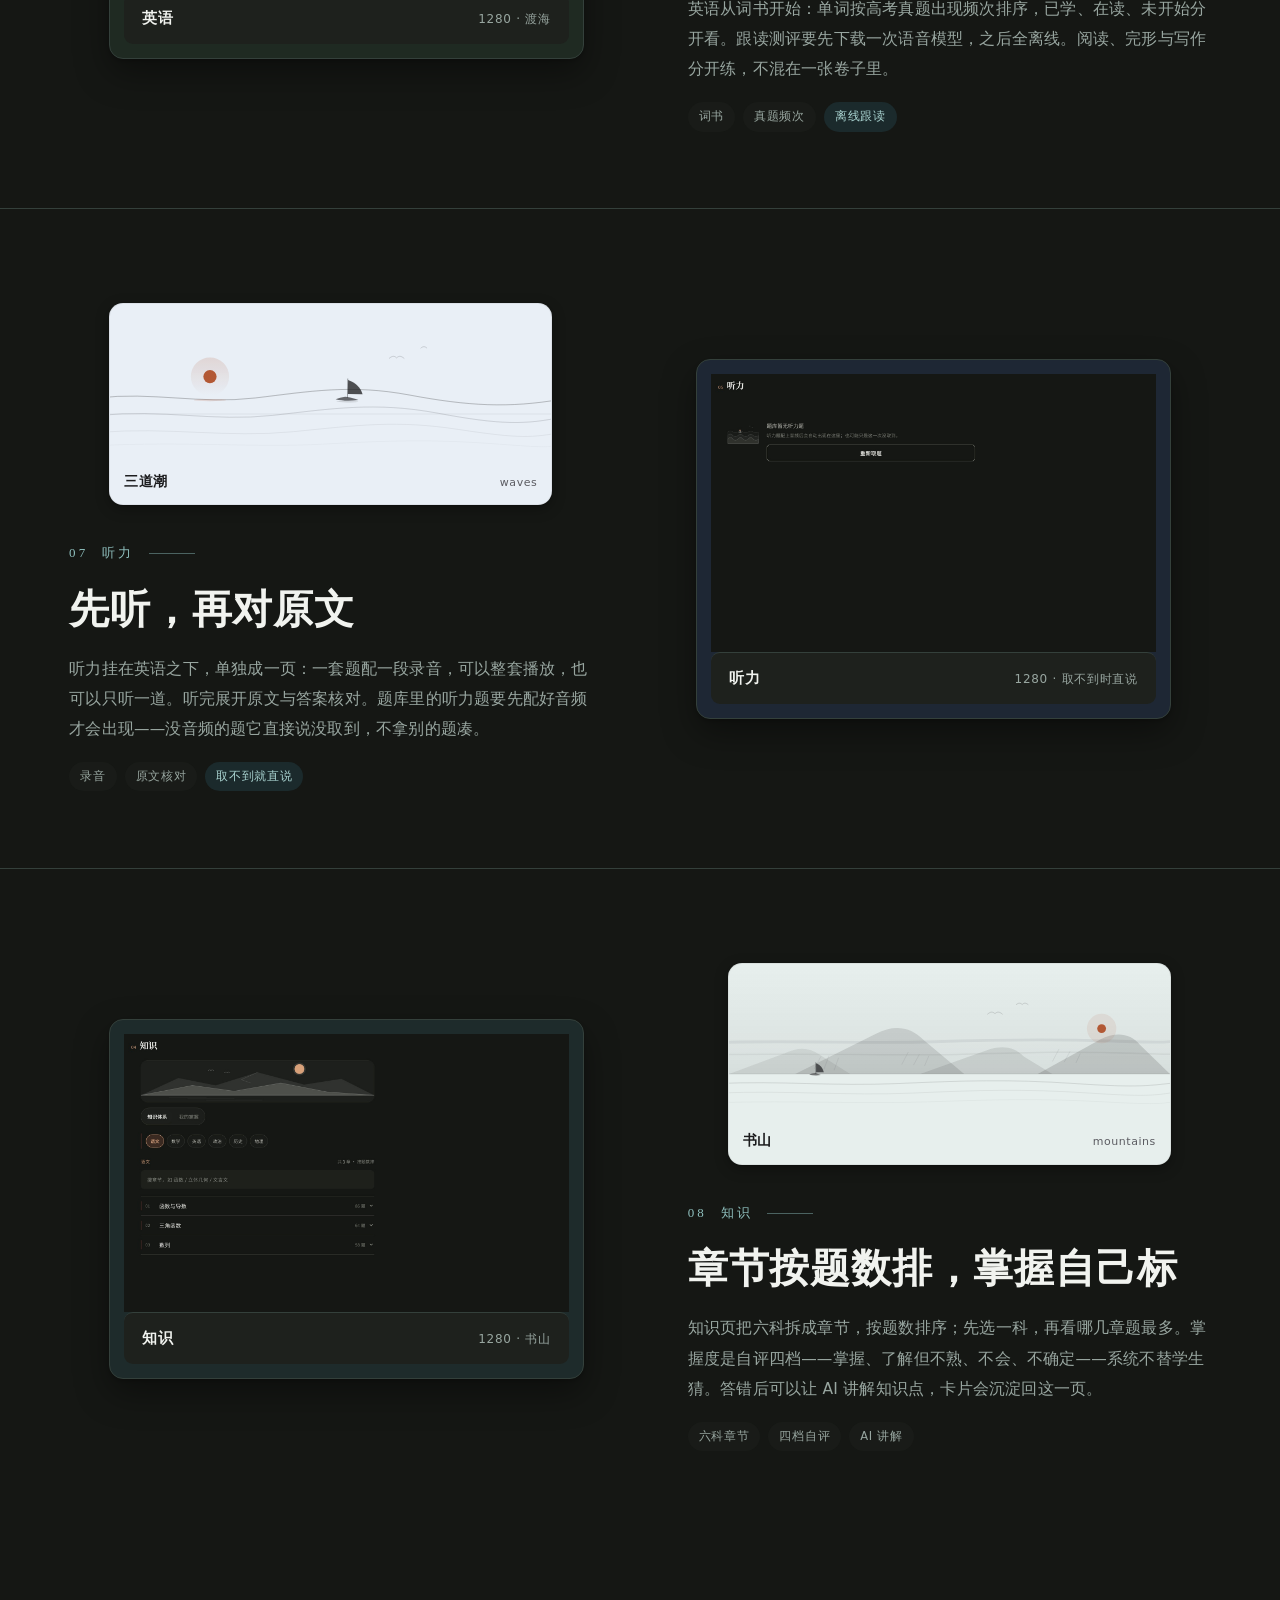
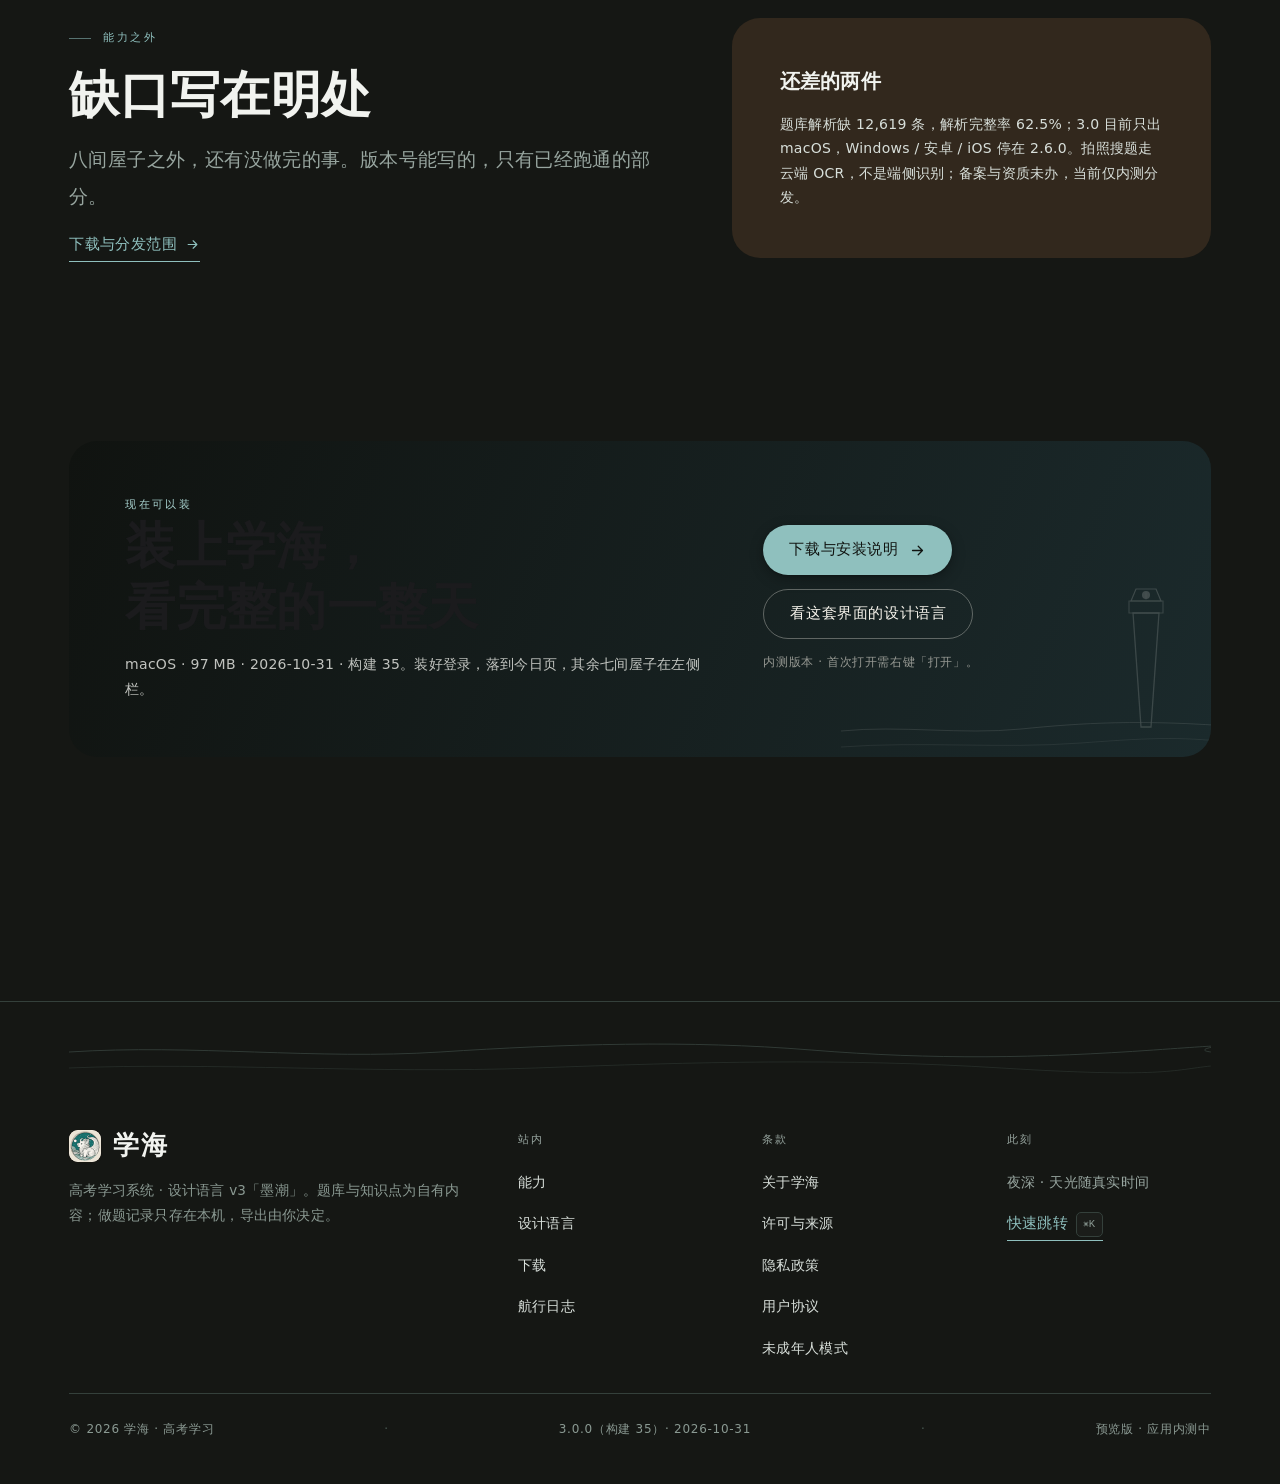
<file: capability.html>
<!DOCTYPE html>
<html lang="zh-CN">
<head>
<meta charset="utf-8">
<meta name="viewport" content="width=device-width, initial-scale=1">
<title>能力 · 学海 3.0.0「墨潮」</title>
<meta name="description" content="学海 3.0 按能力看：判分三态，加今日、练习、复盘、成长、成就、英语、听力、知识八件具体的事。每一件只回答一个问题。">
<meta name="theme-color" content="#FAF9F5">
<meta name="view-transition" content="same-origin">
<script>document.documentElement.classList.add('js');</script>
<link rel="icon" href="assets/img/appicon-32.png" sizes="32x32">
<link rel="icon" href="assets/img/appicon-192.png" sizes="192x192">
<link rel="apple-touch-icon" href="assets/img/appicon-180.png">
<link rel="manifest" href="site.webmanifest">
<link rel="stylesheet" href="assets/css/base.css">
<link rel="stylesheet" href="assets/css/components.css">
<link rel="stylesheet" href="assets/css/pages.css">
<meta property="og:type" content="website">
<meta property="og:title" content="能力 · 学海 3.0.0「墨潮」">
<meta property="og:description" content="学海 3.0 按能力看：判分三态，加今日、练习、复盘、成长、成就、英语、听力、知识八件具体的事。每一件只回答一个问题。">
<link rel="canonical" href="https://doctor-who-134.github.io/xuehai-site/capability.html">
<meta property="og:url" content="https://doctor-who-134.github.io/xuehai-site/capability.html">
<meta property="og:image" content="https://doctor-who-134.github.io/xuehai-site/assets/img/og-cover.png">
<meta property="og:site_name" content="学海">
<meta name="twitter:card" content="summary_large_image">
  <link rel="stylesheet" href="assets/css/unify.css">
</head>
<body class="page-cap">
<a class="skip" href="#main">跳到正文</a>
<div class="world-glow" aria-hidden="true"></div>

<header class="site-head">
  <div class="head-in">
    <a class="brand" href="index.html" aria-label="学海官网首页">
      <img class="brand-mark" src="assets/img/appicon-64.png" width="32" height="32" alt="" aria-hidden="true">
      <span class="brand-name">学海</span>
      <span class="brand-sub">高考学习 · 3.0</span>
    </a>

    <nav class="head-nav" aria-label="主导航">
      <a href="index.html">首页</a>
      <a href="capability.html" aria-current="page">能力</a>
      <a href="design.html">设计</a>
      <a href="download.html">下载</a>
      <a href="index.html#film">观海</a>
      <a href="changelog.html">航行日志</a>
      <a href="about.html">关于</a>
    </nav>

    <div class="head-tools">
      <span class="now-chip"><i aria-hidden="true"></i>此刻 · <span data-now>午后</span></span>
      <button class="icon-btn" type="button" data-theme-btn aria-label="切到夜读" aria-pressed="false">
        <svg class="i-sun" viewBox="0 0 24 24" fill="none" stroke="currentColor" stroke-width="1.6" stroke-linecap="round" aria-hidden="true"><circle cx="12" cy="12" r="4.2"/><path d="M12 2.6v2.2M12 19.2v2.2M2.6 12h2.2M19.2 12h2.2M5.3 5.3l1.6 1.6M17.1 17.1l1.6 1.6M18.7 5.3l-1.6 1.6M6.9 17.1l-1.6 1.6"/></svg>
        <svg class="i-moon" viewBox="0 0 24 24" fill="none" stroke="currentColor" stroke-width="1.6" stroke-linecap="round" stroke-linejoin="round" aria-hidden="true"><path d="M20 14.2A8 8 0 1 1 9.8 4a6.6 6.6 0 0 0 10.2 10.2Z"/></svg>
      </button>
      <button class="search-btn" type="button" data-palette-open aria-label="打开快速跳转（⌘K）">
        <svg viewBox="0 0 24 24" fill="none" stroke="currentColor" stroke-width="1.7" stroke-linecap="round" aria-hidden="true"><circle cx="10.8" cy="10.8" r="6.6"/><path d="M15.6 15.6 20 20"/></svg>
        <span>快速跳转</span><kbd>⌘K</kbd>
      </button>
      <a class="btn-dl" href="download.html">
        <span>下载</span>
        <svg viewBox="0 0 24 24" fill="none" stroke="currentColor" stroke-width="1.8" stroke-linecap="round" stroke-linejoin="round" aria-hidden="true"><path d="M12 4v11M7.5 10.5 12 15l4.5-4.5M5 19h14"/></svg>
      </a>
      <button class="icon-btn nav-toggle" type="button" aria-expanded="false" aria-label="展开导航">
        <svg viewBox="0 0 24 24" fill="none" stroke="currentColor" stroke-width="1.7" stroke-linecap="round" aria-hidden="true"><path d="M4 7h16M4 12h16M4 17h16"/></svg>
      </button>
    </div>
  </div>
</header>

<nav class="dock" aria-label="移动导航">
  <a href="index.html">
    <svg viewBox="0 0 24 24" fill="none" stroke="currentColor" stroke-width="1.6" stroke-linecap="round" stroke-linejoin="round" aria-hidden="true"><path d="M4 10.5 12 4l8 6.5V20a1 1 0 0 1-1 1h-4.5v-6h-5v6H5a1 1 0 0 1-1-1z"/></svg>
    <span>首页</span>
  </a>
  <a href="capability.html" aria-current="page">
    <svg viewBox="0 0 24 24" fill="none" stroke="currentColor" stroke-width="1.6" stroke-linecap="round" stroke-linejoin="round" aria-hidden="true"><rect x="3.5" y="3.5" width="7" height="7" rx="1.4"/><rect x="13.5" y="3.5" width="7" height="7" rx="1.4"/><rect x="3.5" y="13.5" width="7" height="7" rx="1.4"/><rect x="13.5" y="13.5" width="7" height="7" rx="1.4"/></svg>
    <span>能力</span>
  </a>
  <a href="design.html">
    <svg viewBox="0 0 24 24" fill="none" stroke="currentColor" stroke-width="1.6" stroke-linecap="round" stroke-linejoin="round" aria-hidden="true"><path d="M12 3.5c5 0 8.5 3.4 8.5 7.4 0 2.6-1.8 4.1-3.9 4.1h-1.5c-1.2 0-2 .9-2 1.9 0 .5.2 1 .4 1.4.2.3.3.6.3.9 0 .9-.9 1.6-2.2 1.6-4.6 0-8.1-4.1-8.1-9 0-4.6 3.9-8.3 8.5-8.3Z"/><circle cx="8.4" cy="9.2" r=".9" fill="currentColor" stroke="none"/><circle cx="12" cy="7.4" r=".9" fill="currentColor" stroke="none"/><circle cx="15.4" cy="9.4" r=".9" fill="currentColor" stroke="none"/></svg>
    <span>设计</span>
  </a>
  <a href="download.html">
    <svg viewBox="0 0 24 24" fill="none" stroke="currentColor" stroke-width="1.6" stroke-linecap="round" stroke-linejoin="round" aria-hidden="true"><path d="M12 4v11M7.5 10.5 12 15l4.5-4.5M5 19h14"/></svg>
    <span>下载</span>
  </a>
  <button type="button" data-palette-open aria-label="快速跳转">
    <svg viewBox="0 0 24 24" fill="none" stroke="currentColor" stroke-width="1.7" stroke-linecap="round" aria-hidden="true"><circle cx="10.8" cy="10.8" r="6.6"/><path d="M15.6 15.6 20 20"/></svg>
    <span>跳转</span>
  </button>
</nav>

<main id="main">
<section class="cap-hero">
  <div class="wrap-wide">
    <p class="eyebrow" data-reveal>能力 · 八间屋子</p>
    <h1 class="h1" data-reveal data-delay="1" style="margin-top:18px;max-width:22em">判分之外，<br>还有七件事</h1>
    <p class="lead mt-3" data-reveal data-delay="2" style="max-width:44em">学海把每天的学习拆成八件具体的事：今日、练习、复盘、成长、成就、英语、听力、知识。每一件只回答一个问题，不互相抢注意力。</p>
    <div class="btn-row mt-4" data-reveal data-delay="3">
      <a class="btn btn--ghost" href="#today">从今日开始往下读</a>
      <a class="text-link" href="download.html">下载 3.0.0<svg viewBox="0 0 24 24" fill="none" stroke="currentColor" stroke-width="1.8" stroke-linecap="round" stroke-linejoin="round" aria-hidden="true"><path d="M5 12h14M13 6l6 6-6 6"/></svg></a>
    </div>
  </div>
  <figure class="art-band wash-indigo mt-5" data-reveal style="margin-inline:var(--pad)">
    <img src="assets/art/waves.svg" width="1200" height="420" alt="三道潮：三道潮线与小舟，潮在走" loading="lazy">
    <figcaption><b>三道潮 · waves</b><span>练习页头 / 听力 · 潮一涨就开题</span></figcaption>
  </figure>
</section>

<section class="ability" id="today">
  <div class="wrap-wide">
    <div class="ability__grid">
      <div class="ability__head">
        <figure class="scene wash-ochre ability__scene"><img class="scene__art" src="assets/art/dawn.svg" width="1200" height="420" alt="晨潮：初日、帆与三层潮线" loading="lazy"><figcaption><b>晨潮</b><span>dawn</span></figcaption></figure>
        <div class="ability__no"><span>01</span>今日</div>
        <h2 class="ability__title">今天先做哪一件</h2>
        <p class="ability__body">打开学海，先看到的不是功能，是今天：到期的知识点、待复盘的错题、今天已练的题，全在同一屏。最上面只放一个主行动，做完这一件再谈别的。没有任务时，它给一条最轻的题，不是一片空白。</p>
        <div class="ability__meta"><span class="tag">今日潮位</span><span class="tag">四时天光</span><span class="tag tag--terra">只给一个主行动</span></div>
      </div>
      <figure class="plate plate--mat wash-ochre">
        <a href="assets/shots/today_1280_day.jpg" data-lightbox aria-label="放大：今日页">
          <img src="assets/shots/today_1280_day.jpg" data-day="assets/shots/today_1280_day.jpg" data-night="assets/shots/today_1280_night.jpg" width="1600" height="1000" alt="今日页 1280：晨潮插画、墨色主卡、今日潮位与三块科目纸色统计" loading="lazy">
        </a>
        <figcaption><b>今日</b><span>1280 · 晨潮 · 数字滚动</span></figcaption>
      </figure>
    </div>
  </div>
</section>

<section class="ability is-flip" id="practice">
  <div class="wrap-wide">
    <div class="ability__grid">
      <div class="ability__head">
        <figure class="scene wash-indigo ability__scene"><img class="scene__art" src="assets/art/waves.svg" width="1200" height="420" alt="三道潮：三道潮线与小舟" loading="lazy"><figcaption><b>三道潮</b><span>waves</span></figcaption></figure>
        <div class="ability__no"><span>02</span>练习</div>
        <h2 class="ability__title">从哪开始，不用自己猜</h2>
        <p class="ability__body">练习页把入口收成几条：专项刷、试卷刷、交叉混练，其余收着不占版面。开始做题时按掌握度配难度，做完立即判分，错题自动进错题本。题库 76,794 题，qid 全库唯一，同一道题不会被算两次。</p>
        <div class="ability__meta"><span class="tag">专项 / 试卷 / 混练</span><span class="tag">按掌握度配难度</span><span class="tag tag--terra">题库 76,794</span></div>
      </div>
      <figure class="plate plate--mat wash-indigo">
        <a href="assets/shots/practice_hub_1280_day.jpg" data-lightbox aria-label="放大：练习页">
          <img src="assets/shots/practice_hub_1280_day.jpg" data-day="assets/shots/practice_hub_1280_day.jpg" data-night="assets/shots/practice_hub_1280_night.jpg" width="1600" height="1000" alt="练习页 1280：三道潮插画、科目选择与墨色主行动卡「随机来 20 题」" loading="lazy">
        </a>
        <figcaption><b>练习</b><span>1280 · 三道潮</span></figcaption>
      </figure>
    </div>
  </div>
</section>

<section class="ability" id="review">
  <div class="wrap-wide">
    <div class="ability__grid">
      <div class="ability__head">
        <figure class="scene wash-moss ability__scene"><img class="scene__art" src="assets/art/reeds.svg" width="1200" height="420" alt="芦苇：五茎芦苇与风" loading="lazy"><figcaption><b>芦苇</b><span>reeds</span></figcaption></figure>
        <div class="ability__no"><span>03</span>复盘</div>
        <h2 class="ability__title">复盘先给结论，再给分布</h2>
        <p class="ability__body">复盘的材料，是你答过的每一道题。作答页对主观题不猜对错：写完提交评析，判不出就标待判定。复盘页再给三条结论——最集中的错因、错题最多的学科、还有多少道待重做。待重做按错次排序，点一行直接去复习。</p>
        <div class="ability__meta"><span class="tag">错因</span><span class="tag">待重做</span><span class="tag tag--terra">不可变事件</span></div>
      </div>
      <figure class="plate plate--mat wash-moss">
        <a href="assets/shots/solve_1280_day.jpg" data-lightbox aria-label="放大：作答页">
          <img src="assets/shots/solve_1280_day.jpg" data-day="assets/shots/solve_1280_day.jpg" data-night="assets/shots/solve_1280_night.jpg" width="1600" height="1000" alt="作答页 1280：语文主观题题干、选项、我的作答输入框与提交评析按钮" loading="lazy">
        </a>
        <figcaption><b>作答</b><span>1280 · 复盘从记录开始</span></figcaption>
      </figure>
    </div>
  </div>
</section>

<section class="ability is-flip" id="growth">
  <div class="wrap-wide">
    <div class="ability__grid">
      <div class="ability__head">
        <figure class="scene wash-slate ability__scene"><img class="scene__art" src="assets/art/mountains.svg" width="1200" height="420" alt="书山：两重山脊与雾" loading="lazy"><figcaption><b>书山</b><span>mountains</span></figcaption></figure>
        <div class="ability__no"><span>04</span>成长</div>
        <h2 class="ability__title">只记你做过的事</h2>
        <p class="ability__body">成长页只记结果，不给评价：本周练了几题、积分累计到多少、段位进度、签到与连续天数。数据不够时它会直说这一页还没得看，而不是补一张漂亮的空图。学习记录可以导出成 JSONL，留在自己手里。</p>
        <div class="ability__meta"><span class="tag">积分</span><span class="tag">段位</span><span class="tag tag--terra">可导出 JSONL</span></div>
      </div>
      <figure class="plate plate--mat wash-slate">
        <a href="assets/shots/growth_1280_day.jpg" data-lightbox aria-label="放大：成长页">
          <img src="assets/shots/growth_1280_day.jpg" data-day="assets/shots/growth_1280_day.jpg" data-night="assets/shots/growth_1280_night.jpg" width="1600" height="1000" alt="成长页 1280：书山插画、本周练习题数、积分与段位进度统计" loading="lazy">
        </a>
        <figcaption><b>成长</b><span>1280 · 书山</span></figcaption>
      </figure>
    </div>
  </div>
</section>

<section class="ability" id="achievements">
  <div class="wrap-wide">
    <div class="ability__grid">
      <div class="ability__head">
        <figure class="scene wash-umber ability__scene"><img class="scene__art" src="assets/art/lighthouse.svg" width="1200" height="420" alt="灯塔：塔、灯与扫动的光束" loading="lazy"><figcaption><b>灯塔</b><span>lighthouse</span></figcaption></figure>
        <div class="ability__no"><span>05</span>成就</div>
        <h2 class="ability__title">解锁记录、里程碑与复盘</h2>
        <p class="ability__body">成就页分三栏：勋章、里程碑、复盘。勋章分常驻与赛季轮换，已解锁多少写得清楚；里程碑由你自己立目标，进度用现有统计实时算。没解锁的不会假装近在眼前。</p>
        <div class="ability__meta"><span class="tag">勋章</span><span class="tag">里程碑</span><span class="tag">赛季</span></div>
      </div>
      <figure class="plate plate--mat wash-umber">
        <a href="assets/shots/achievements_1280_day.jpg" data-lightbox aria-label="放大：成就页">
          <img src="assets/shots/achievements_1280_day.jpg" data-day="assets/shots/achievements_1280_day.jpg" data-night="assets/shots/achievements_1280_night.jpg" width="1600" height="1000" alt="成就页 1280：灯塔插画、已解锁勋章数与常驻成就进度" loading="lazy">
        </a>
        <figcaption><b>成就</b><span>1280 · 灯塔</span></figcaption>
      </figure>
    </div>
  </div>
</section>

<section class="ability is-flip" id="english">
  <div class="wrap-wide">
    <div class="ability__grid">
      <div class="ability__head">
        <figure class="scene wash-moss ability__scene"><img class="scene__art" src="assets/art/islands.svg" width="1200" height="420" alt="渡海：五座踏石岛与舟" loading="lazy"><figcaption><b>渡海</b><span>islands</span></figcaption></figure>
        <div class="ability__no"><span>06</span>英语</div>
        <h2 class="ability__title">单词按真题频次排</h2>
        <p class="ability__body">英语从词书开始：单词按高考真题出现频次排序，已学、在读、未开始分开看。跟读测评要先下载一次语音模型，之后全离线。阅读、完形与写作分开练，不混在一张卷子里。</p>
        <div class="ability__meta"><span class="tag">词书</span><span class="tag">真题频次</span><span class="tag tag--terra">离线跟读</span></div>
      </div>
      <figure class="plate plate--mat wash-moss">
        <a href="assets/shots/english_1280_day.jpg" data-lightbox aria-label="放大：英语页">
          <img src="assets/shots/english_1280_day.jpg" data-day="assets/shots/english_1280_day.jpg" data-night="assets/shots/english_1280_night.jpg" width="1600" height="1000" alt="英语页 1280：渡海插画、词书单元与数字格进度" loading="lazy">
        </a>
        <figcaption><b>英语</b><span>1280 · 渡海</span></figcaption>
      </figure>
    </div>
  </div>
</section>

<section class="ability" id="listening">
  <div class="wrap-wide">
    <div class="ability__grid">
      <div class="ability__head">
        <figure class="scene wash-indigo ability__scene"><img class="scene__art" src="assets/art/waves.svg" width="1200" height="420" alt="三道潮：三道潮线与小舟" loading="lazy"><figcaption><b>三道潮</b><span>waves</span></figcaption></figure>
        <div class="ability__no"><span>07</span>听力</div>
        <h2 class="ability__title">先听，再对原文</h2>
        <p class="ability__body">听力挂在英语之下，单独成一页：一套题配一段录音，可以整套播放，也可以只听一道。听完展开原文与答案核对。题库里的听力题要先配好音频才会出现——没音频的题它直接说没取到，不拿别的题凑。</p>
        <div class="ability__meta"><span class="tag">录音</span><span class="tag">原文核对</span><span class="tag tag--terra">取不到就直说</span></div>
      </div>
      <figure class="plate plate--mat wash-indigo">
        <a href="assets/shots/listening_1280_day.jpg" data-lightbox aria-label="放大：听力页空态">
          <img src="assets/shots/listening_1280_day.jpg" data-day="assets/shots/listening_1280_day.jpg" data-night="assets/shots/listening_1280_night.jpg" width="1600" height="1000" alt="听力页 1280 空态：题库暂无可播放的听力题，页面直说没取到并给「重新取题」按钮" loading="lazy">
        </a>
        <figcaption><b>听力</b><span>1280 · 取不到时直说</span></figcaption>
      </figure>
    </div>
  </div>
</section>

<section class="ability is-flip" id="knowledge">
  <div class="wrap-wide">
    <div class="ability__grid">
      <div class="ability__head">
        <figure class="scene wash-slate ability__scene"><img class="scene__art" src="assets/art/mountains.svg" width="1200" height="420" alt="书山：两重山脊与雾" loading="lazy"><figcaption><b>书山</b><span>mountains</span></figcaption></figure>
        <div class="ability__no"><span>08</span>知识</div>
        <h2 class="ability__title">章节按题数排，掌握自己标</h2>
        <p class="ability__body">知识页把六科拆成章节，按题数排序；先选一科，再看哪几章题最多。掌握度是自评四档——掌握、了解但不熟、不会、不确定——系统不替学生猜。答错后可以让 AI 讲解知识点，卡片会沉淀回这一页。</p>
        <div class="ability__meta"><span class="tag">六科章节</span><span class="tag">四档自评</span><span class="tag">AI 讲解</span></div>
      </div>
      <figure class="plate plate--mat wash-slate">
        <a href="assets/shots/knowledge_1280_day.jpg" data-lightbox aria-label="放大：知识页">
          <img src="assets/shots/knowledge_1280_day.jpg" data-day="assets/shots/knowledge_1280_day.jpg" data-night="assets/shots/knowledge_1280_night.jpg" width="1600" height="1000" alt="知识页 1280：六科知识体系、章节按题数排序与展开" loading="lazy">
        </a>
        <figcaption><b>知识</b><span>1280 · 书山</span></figcaption>
      </figure>
    </div>
  </div>
</section>

<section class="sect-tight">
  <div class="wrap-wide">
    <div class="split">
      <div class="stack" data-reveal style="--stack-gap:16px">
        <p class="eyebrow">能力之外</p>
        <h2 class="h1">缺口写在明处</h2>
        <p class="lead">八间屋子之外，还有没做完的事。版本号能写的，只有已经跑通的部分。</p>
        <a class="text-link" href="download.html">下载与分发范围<svg viewBox="0 0 24 24" fill="none" stroke="currentColor" stroke-width="1.8" stroke-linecap="round" stroke-linejoin="round" aria-hidden="true"><path d="M5 12h14M13 6l6 6-6 6"/></svg></a>
      </div>
      <div class="wash-panel wash-ochre" data-reveal>
        <p class="h3">还差的两件</p>
        <p class="small mt-2">题库解析缺 12,619 条，解析完整率 62.5%；3.0 目前只出 macOS，Windows / 安卓 / iOS 停在 2.6.0。拍照搜题走云端 OCR，不是端侧识别；备案与资质未办，当前仅内测分发。</p>
      </div>
    </div>
  </div>
</section>

<section class="sect-tight">
  <div class="wrap-wide">
    <div class="cta-band" data-reveal>
      <svg class="cta-band__art" viewBox="0 0 400 300" aria-hidden="true" fill="none" stroke="currentColor" stroke-linecap="round">
        <path d="M0 250 C 60 244 120 254 180 248 S 300 238 400 246" stroke-width="1" opacity=".55"/>
        <path d="M0 266 C 80 260 160 268 240 262 S 340 256 400 262" stroke-width=".9" opacity=".4"/>
        <path d="M300 246 L292 132 L318 132 L310 246 Z" stroke-width="1.3" opacity=".8"/>
        <path d="M288 132 L322 132 L322 120 L288 120 Z" stroke-width="1.2" opacity=".7"/>
        <path d="M290 120 L320 120 L315 108 L295 108 Z" stroke-width="1.2" opacity=".85"/>
        <path d="M305 118 L305 112" stroke-width="1"/>
        <circle cx="305" cy="114" r="4" fill="currentColor" stroke="none" opacity=".9"/>
      </svg>
      <div class="cta-band__grid">
        <div class="stack" style="--stack-gap:14px">
          <p class="label">现在可以装</p>
          <h2 class="h1" style="margin-top:4px">装上学海，<br>看完整的一整天</h2>
          <p class="small">macOS · 97 MB · 2026-10-31 · 构建 35。装好登录，落到今日页，其余七间屋子在左侧栏。</p>
        </div>
        <div class="stack" style="--stack-gap:14px">
          <a class="btn btn--terra" href="download.html">下载与安装说明
            <svg viewBox="0 0 24 24" fill="none" stroke="currentColor" stroke-width="1.8" stroke-linecap="round" stroke-linejoin="round" aria-hidden="true"><path d="M5 12h14M13 6l6 6-6 6"/></svg>
          </a>
          <a class="btn btn--ghost" href="design.html" style="border-color:rgba(247,244,236,.32);color:#F7F4EC">看这套界面的设计语言</a>
          <p class="caption" style="color:rgba(233,230,220,.6)">内测版本 · 首次打开需右键「打开」。</p>
        </div>
      </div>
    </div>
  </div>
</section>
</main>

<footer class="site-foot">
  <div class="wrap-wide">
    <div class="foot-in">
      <div class="foot-brand">
        <a class="brand" href="index.html" aria-label="学海官网首页">
          <img class="brand-mark" src="assets/img/appicon-64.png" width="32" height="32" alt="" aria-hidden="true">
          <span class="brand-name">学海</span>
        </a>
        <p>高考学习系统 · 设计语言 v3「墨潮」。题库与知识点为自有内容；做题记录只存在本机，导出由你决定。</p>
      </div>
      <div class="foot-col">
        <h4>站内</h4>
        <ul>
          <li><a href="capability.html">能力</a></li>
          <li><a href="design.html">设计语言</a></li>
          <li><a href="download.html">下载</a></li>
          <li><a href="changelog.html">航行日志</a></li>
        </ul>
      </div>
      <div class="foot-col">
        <h4>条款</h4>
        <ul>
          <li><a href="about.html">关于学海</a></li>
          <li><a href="about.html#licenses">许可与来源</a></li>
          <li><a href="legal/privacy.html">隐私政策</a></li>
          <li><a href="legal/terms.html">用户协议</a></li>
          <li><a href="legal/minor.html">未成年人模式</a></li>
        </ul>
      </div>
      <div class="foot-col">
        <h4>此刻</h4>
        <ul>
          <li><span class="small"><span data-now>午后</span> · 天光随真实时间</span></li>
          <li><button class="text-link" type="button" data-palette-open>快速跳转 <kbd class="kbd-inline">⌘K</kbd></button></li>
        </ul>
      </div>
    </div>
    <div class="foot-base">
      <span>© <span data-year>2026</span> 学海 · 高考学习</span>
      <span class="dot" aria-hidden="true">·</span>
      <span>3.0.0（构建 35）· 2026-10-31</span>
      <span class="dot" aria-hidden="true">·</span>
      <span>预览版 · 应用内测中</span>
    </div>
  </div>
</footer>

<!-- 命令面板 -->
<div class="palette" aria-hidden="true">
  <div class="palette-panel" role="dialog" aria-modal="true" aria-label="快速跳转">
    <div class="palette-input">
      <svg viewBox="0 0 24 24" fill="none" stroke="currentColor" stroke-width="1.7" stroke-linecap="round" aria-hidden="true"><circle cx="10.8" cy="10.8" r="6.6"/><path d="M15.6 15.6 20 20"/></svg>
      <input type="text" placeholder="跳到哪里？输入页面名或关键词" aria-label="搜索目的地" autocomplete="off">
    </div>
    <ul class="palette-list" role="listbox" aria-label="目的地"></ul>
    <div class="palette-foot"><span><kbd>↑</kbd><kbd>↓</kbd> 选择</span><span><kbd>↵</kbd> 打开</span><span><kbd>esc</kbd> 关闭</span></div>
  </div>
</div>

<!-- 光箱 -->
<div class="lightbox" role="dialog" aria-modal="true" aria-label="查看原图">
  <button class="lightbox-close" type="button" aria-label="关闭">
    <svg viewBox="0 0 24 24" fill="none" stroke="currentColor" stroke-width="1.8" stroke-linecap="round" aria-hidden="true"><path d="M6 6l12 12M18 6 6 18"/></svg>
  </button>
  <img alt="">
</div>

<script src="assets/js/site.js"></script>
  <script src="assets/js/tide.js"></script>
  <script src="assets/js/unify.js"></script>
</body>
</html>
</file>
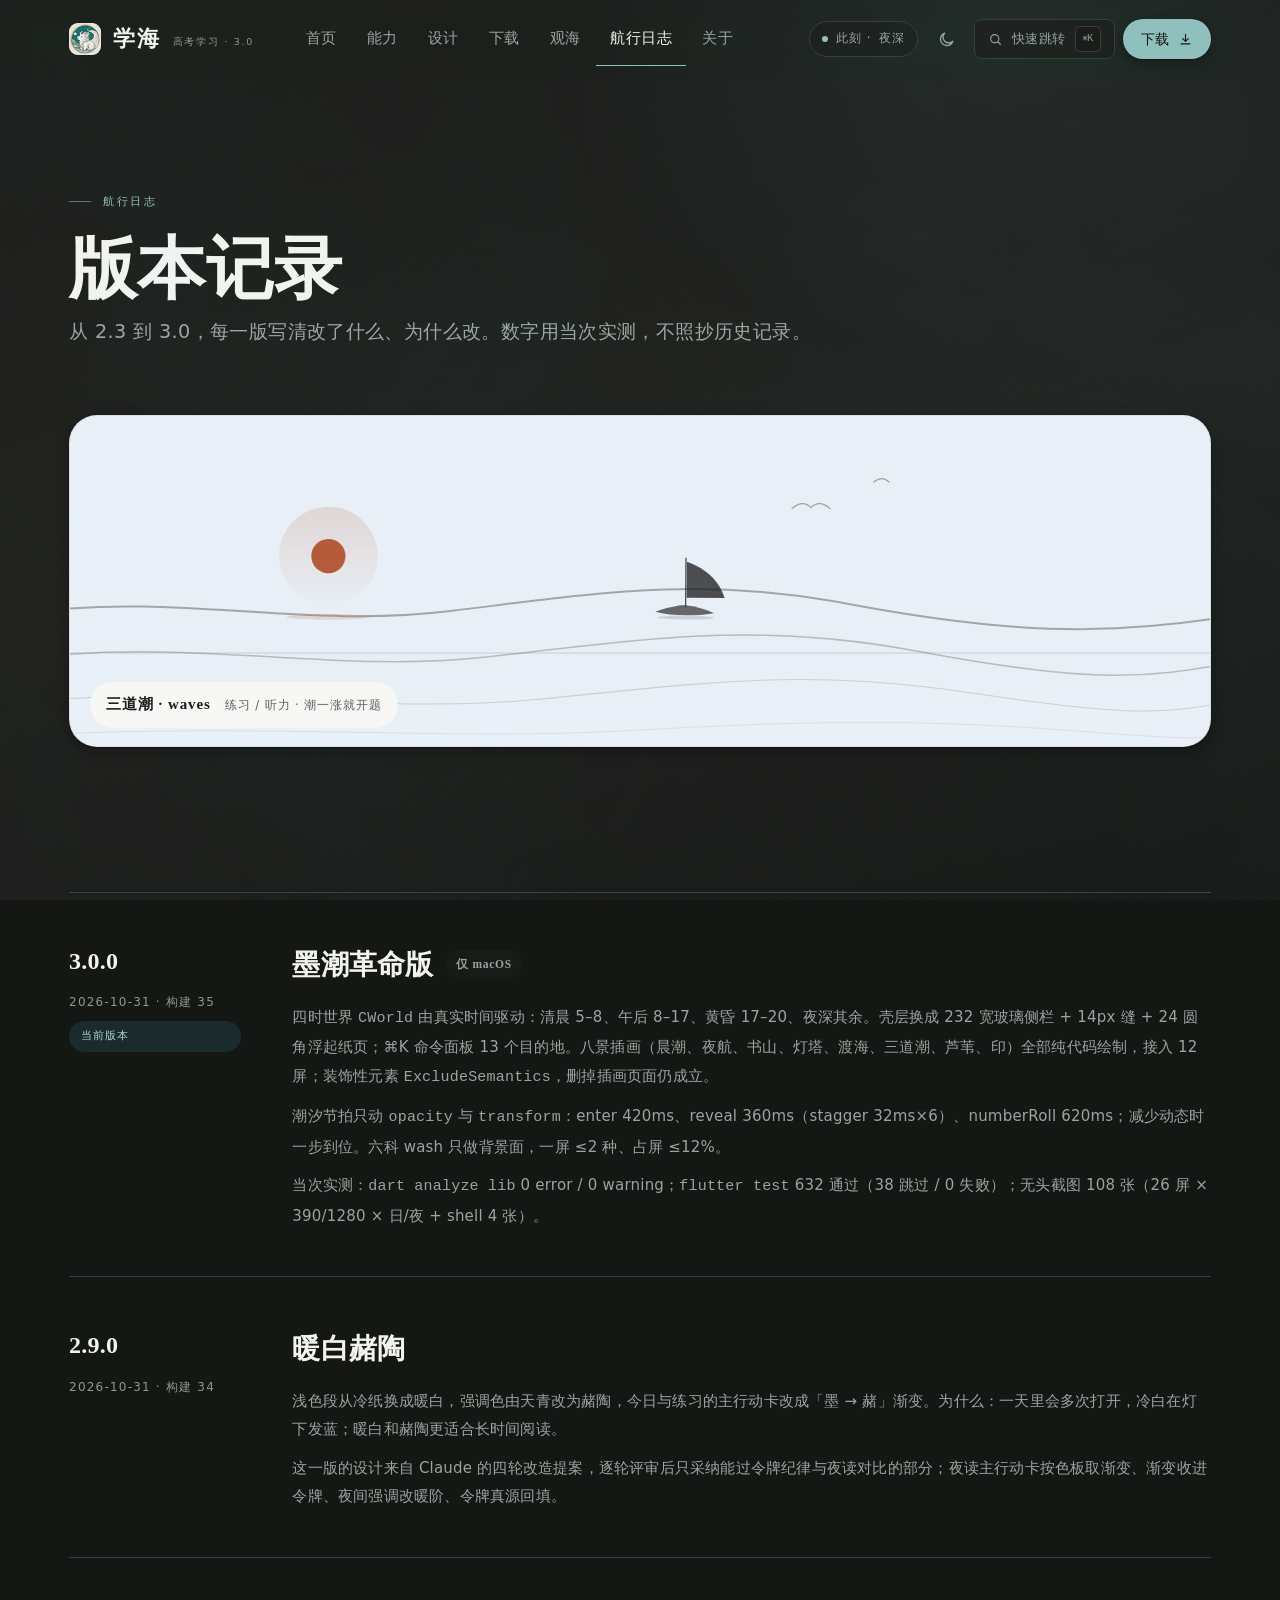
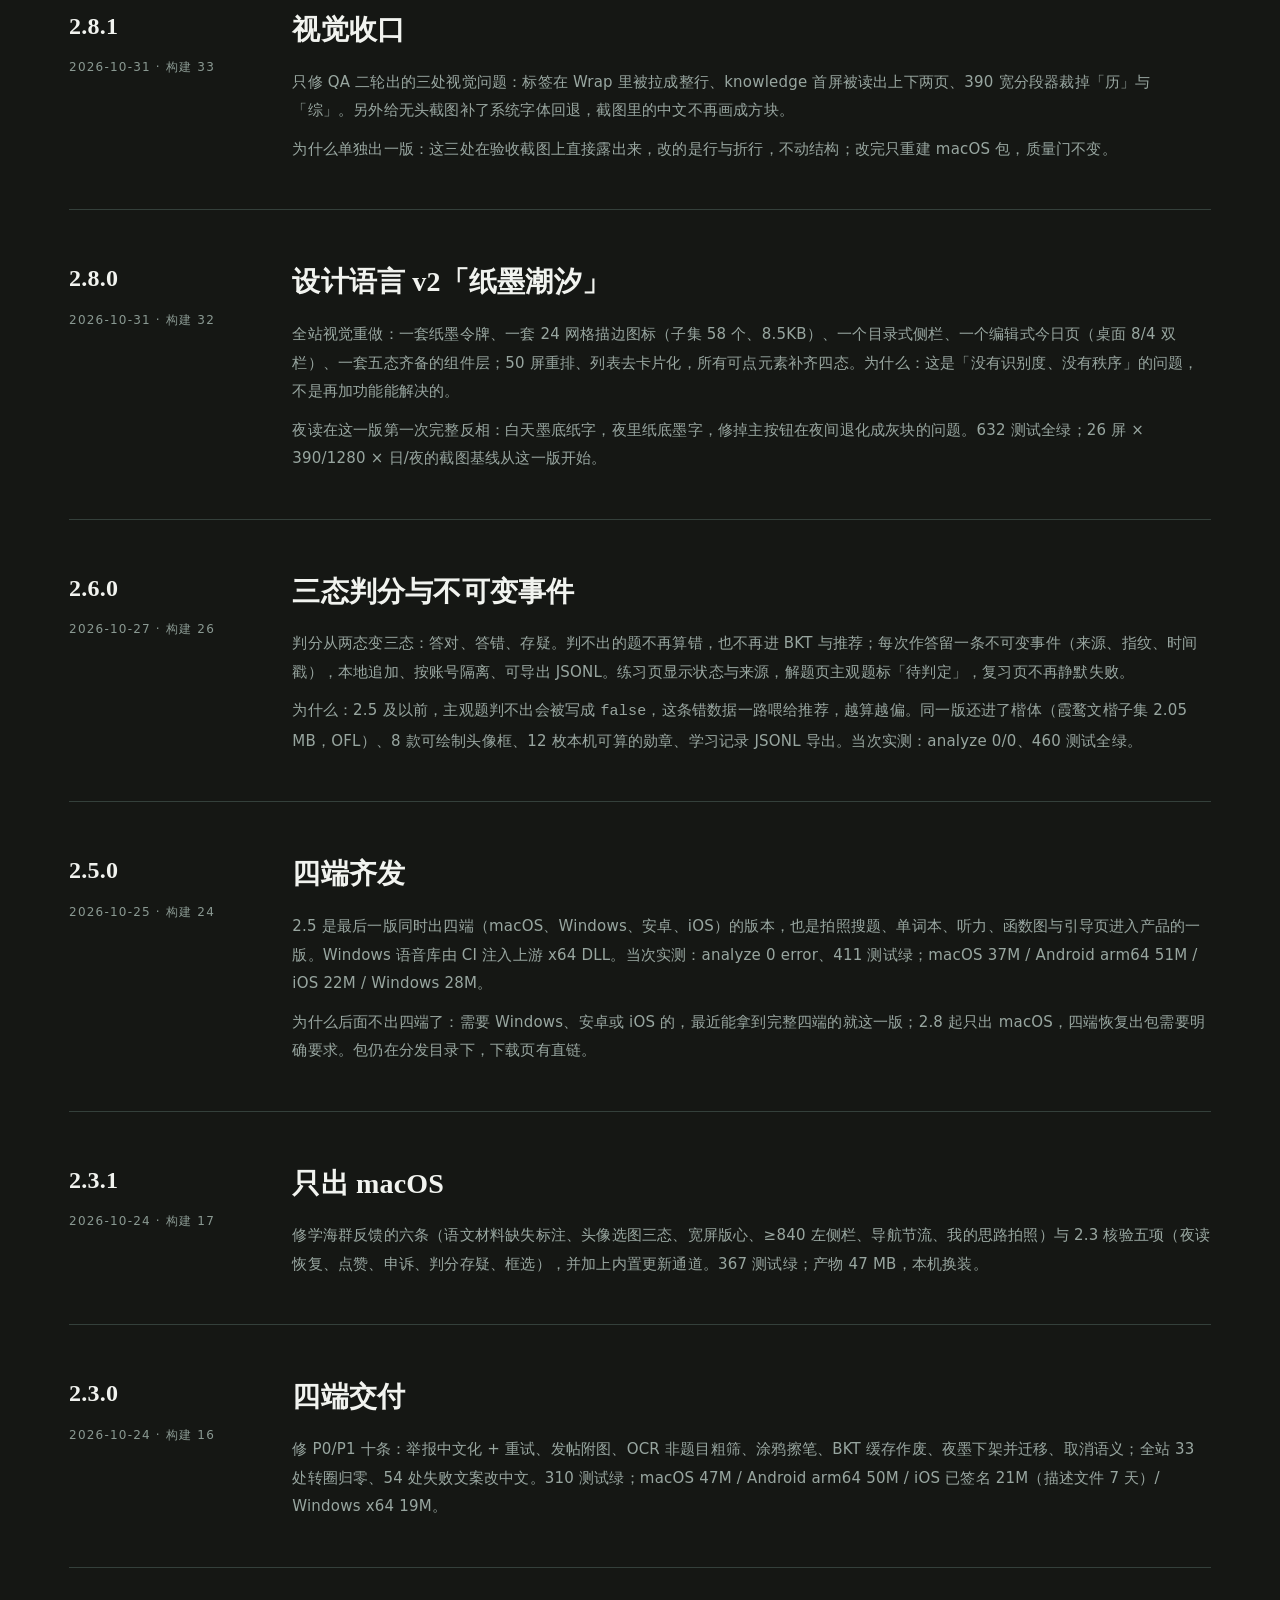
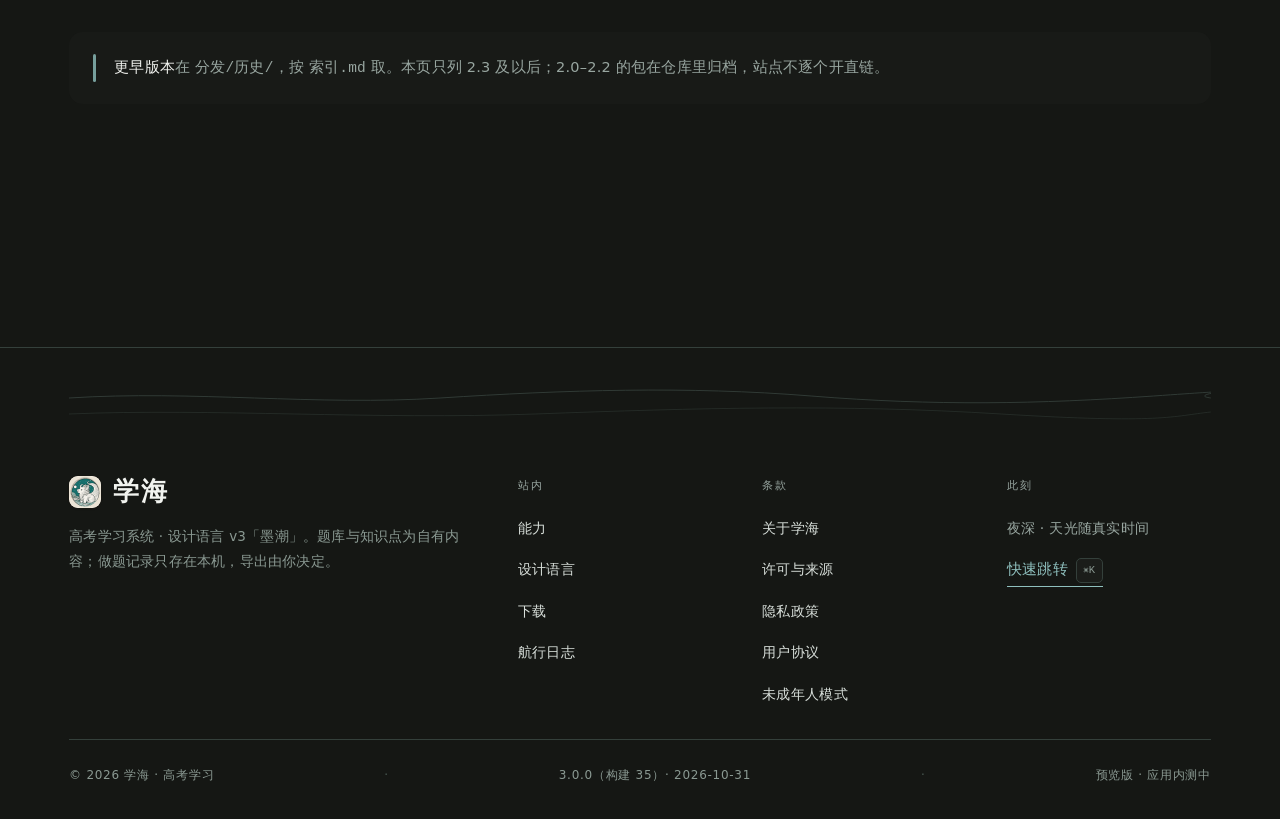
<file: changelog.html>
<!DOCTYPE html>
<html lang="zh-CN">
<head>
<meta charset="utf-8">
<meta name="viewport" content="width=device-width, initial-scale=1">
<title>航行日志 · 学海版本记录</title>
<meta name="description" content="从 2.3 到 3.0：每一版改了什么、为什么改。质量门用当次实测，不照抄历史记录。">
<meta name="theme-color" content="#FAF9F5">
<meta name="view-transition" content="same-origin">
<script>document.documentElement.classList.add('js');</script>
<link rel="icon" href="assets/img/appicon-32.png" sizes="32x32">
<link rel="icon" href="assets/img/appicon-192.png" sizes="192x192">
<link rel="apple-touch-icon" href="assets/img/appicon-180.png">
<link rel="manifest" href="site.webmanifest">
<link rel="stylesheet" href="assets/css/base.css">
<link rel="stylesheet" href="assets/css/components.css">
<link rel="stylesheet" href="assets/css/pages.css">
<meta property="og:type" content="website">
<meta property="og:title" content="航行日志 · 学海版本记录">
<meta property="og:description" content="从 2.3 到 3.0：每一版改了什么、为什么改。质量门用当次实测，不照抄历史记录。">
<link rel="canonical" href="https://doctor-who-134.github.io/xuehai-site/changelog.html">
<meta property="og:url" content="https://doctor-who-134.github.io/xuehai-site/changelog.html">
<meta property="og:image" content="https://doctor-who-134.github.io/xuehai-site/assets/img/og-cover.png">
<meta property="og:site_name" content="学海">
<meta name="twitter:card" content="summary_large_image">
  <link rel="stylesheet" href="assets/css/unify.css">
</head>
<body class="page-log">
<a class="skip" href="#main">跳到正文</a>
<div class="world-glow" aria-hidden="true"></div>

<header class="site-head">
  <div class="head-in">
    <a class="brand" href="index.html" aria-label="学海官网首页">
      <img class="brand-mark" src="assets/img/appicon-64.png" width="32" height="32" alt="" aria-hidden="true">
      <span class="brand-name">学海</span>
      <span class="brand-sub">高考学习 · 3.0</span>
    </a>

    <nav class="head-nav" aria-label="主导航">
      <a href="index.html">首页</a>
      <a href="capability.html">能力</a>
      <a href="design.html">设计</a>
      <a href="download.html">下载</a>
      <a href="index.html#film">观海</a>
      <a href="changelog.html" aria-current="page">航行日志</a>
      <a href="about.html">关于</a>
    </nav>

    <div class="head-tools">
      <span class="now-chip"><i aria-hidden="true"></i>此刻 · <span data-now>午后</span></span>
      <button class="icon-btn" type="button" data-theme-btn aria-label="切到夜读" aria-pressed="false">
        <svg class="i-sun" viewBox="0 0 24 24" fill="none" stroke="currentColor" stroke-width="1.6" stroke-linecap="round" aria-hidden="true"><circle cx="12" cy="12" r="4.2"/><path d="M12 2.6v2.2M12 19.2v2.2M2.6 12h2.2M19.2 12h2.2M5.3 5.3l1.6 1.6M17.1 17.1l1.6 1.6M18.7 5.3l-1.6 1.6M6.9 17.1l-1.6 1.6"/></svg>
        <svg class="i-moon" viewBox="0 0 24 24" fill="none" stroke="currentColor" stroke-width="1.6" stroke-linecap="round" stroke-linejoin="round" aria-hidden="true"><path d="M20 14.2A8 8 0 1 1 9.8 4a6.6 6.6 0 0 0 10.2 10.2Z"/></svg>
      </button>
      <button class="search-btn" type="button" data-palette-open aria-label="打开快速跳转（⌘K）">
        <svg viewBox="0 0 24 24" fill="none" stroke="currentColor" stroke-width="1.7" stroke-linecap="round" aria-hidden="true"><circle cx="10.8" cy="10.8" r="6.6"/><path d="M15.6 15.6 20 20"/></svg>
        <span>快速跳转</span><kbd>⌘K</kbd>
      </button>
      <a class="btn-dl" href="download.html">
        <span>下载</span>
        <svg viewBox="0 0 24 24" fill="none" stroke="currentColor" stroke-width="1.8" stroke-linecap="round" stroke-linejoin="round" aria-hidden="true"><path d="M12 4v11M7.5 10.5 12 15l4.5-4.5M5 19h14"/></svg>
      </a>
      <button class="icon-btn nav-toggle" type="button" aria-expanded="false" aria-label="展开导航">
        <svg viewBox="0 0 24 24" fill="none" stroke="currentColor" stroke-width="1.7" stroke-linecap="round" aria-hidden="true"><path d="M4 7h16M4 12h16M4 17h16"/></svg>
      </button>
    </div>
  </div>
</header>

<nav class="dock" aria-label="移动导航">
  <a href="index.html">
    <svg viewBox="0 0 24 24" fill="none" stroke="currentColor" stroke-width="1.6" stroke-linecap="round" stroke-linejoin="round" aria-hidden="true"><path d="M4 10.5 12 4l8 6.5V20a1 1 0 0 1-1 1h-4.5v-6h-5v6H5a1 1 0 0 1-1-1z"/></svg>
    <span>首页</span>
  </a>
  <a href="capability.html">
    <svg viewBox="0 0 24 24" fill="none" stroke="currentColor" stroke-width="1.6" stroke-linecap="round" stroke-linejoin="round" aria-hidden="true"><rect x="3.5" y="3.5" width="7" height="7" rx="1.4"/><rect x="13.5" y="3.5" width="7" height="7" rx="1.4"/><rect x="3.5" y="13.5" width="7" height="7" rx="1.4"/><rect x="13.5" y="13.5" width="7" height="7" rx="1.4"/></svg>
    <span>能力</span>
  </a>
  <a href="design.html">
    <svg viewBox="0 0 24 24" fill="none" stroke="currentColor" stroke-width="1.6" stroke-linecap="round" stroke-linejoin="round" aria-hidden="true"><path d="M12 3.5c5 0 8.5 3.4 8.5 7.4 0 2.6-1.8 4.1-3.9 4.1h-1.5c-1.2 0-2 .9-2 1.9 0 .5.2 1 .4 1.4.2.3.3.6.3.9 0 .9-.9 1.6-2.2 1.6-4.6 0-8.1-4.1-8.1-9 0-4.6 3.9-8.3 8.5-8.3Z"/><circle cx="8.4" cy="9.2" r=".9" fill="currentColor" stroke="none"/><circle cx="12" cy="7.4" r=".9" fill="currentColor" stroke="none"/><circle cx="15.4" cy="9.4" r=".9" fill="currentColor" stroke="none"/></svg>
    <span>设计</span>
  </a>
  <a href="download.html">
    <svg viewBox="0 0 24 24" fill="none" stroke="currentColor" stroke-width="1.6" stroke-linecap="round" stroke-linejoin="round" aria-hidden="true"><path d="M12 4v11M7.5 10.5 12 15l4.5-4.5M5 19h14"/></svg>
    <span>下载</span>
  </a>
  <button type="button" data-palette-open aria-label="快速跳转">
    <svg viewBox="0 0 24 24" fill="none" stroke="currentColor" stroke-width="1.7" stroke-linecap="round" aria-hidden="true"><circle cx="10.8" cy="10.8" r="6.6"/><path d="M15.6 15.6 20 20"/></svg>
    <span>跳转</span>
  </button>
</nav>

<main id="main">
<section class="log-hero">
  <div class="wrap-wide">
    <p class="eyebrow" data-reveal>航行日志</p>
    <h1 class="h1" data-reveal data-delay="1" style="margin-top:18px;max-width:20em">版本记录</h1>
    <p class="lead mt-3" data-reveal data-delay="2" style="max-width:44em">从 2.3 到 3.0，每一版写清改了什么、为什么改。数字用当次实测，不照抄历史记录。</p>
  </div>
  <figure class="art-band wash-indigo mt-5" data-reveal style="margin-inline:var(--pad)">
    <img src="assets/art/waves.svg" width="1200" height="420" alt="三道潮：三道潮线与小舟，潮在走" loading="lazy">
    <figcaption><b>三道潮 · waves</b><span>练习 / 听力 · 潮一涨就开题</span></figcaption>
  </figure>
</section>

<section class="sect-tight">
  <div class="wrap-wide">
    <div class="log-list">
      <div class="log-item" data-reveal>
        <div class="log-when">
          <span class="log-ver">3.0.0</span>
          <span class="log-date">2026-10-31 · 构建 35</span>
          <span class="badge badge--terra">当前版本</span>
        </div>
        <div>
          <h2 class="log-title">墨潮革命版 <span class="tag">仅 macOS</span></h2>
          <div class="log-body">
            <p>四时世界 <code>CWorld</code> 由真实时间驱动：清晨 5–8、午后 8–17、黄昏 17–20、夜深其余。壳层换成 232 宽玻璃侧栏 + 14px 缝 + 24 圆角浮起纸页；⌘K 命令面板 13 个目的地。八景插画（晨潮、夜航、书山、灯塔、渡海、三道潮、芦苇、印）全部纯代码绘制，接入 12 屏；装饰性元素 <code>ExcludeSemantics</code>，删掉插画页面仍成立。</p>
            <p>潮汐节拍只动 <code>opacity</code> 与 <code>transform</code>：enter 420ms、reveal 360ms（stagger 32ms×6）、numberRoll 620ms；减少动态时一步到位。六科 wash 只做背景面，一屏 ≤2 种、占屏 ≤12%。</p>
            <p>当次实测：<code>dart analyze lib</code> 0 error / 0 warning；<code>flutter test</code> 632 通过（38 跳过 / 0 失败）；无头截图 108 张（26 屏 × 390/1280 × 日/夜 + shell 4 张）。</p>
          </div>
        </div>
      </div>

      <div class="log-item" data-reveal>
        <div class="log-when"><span class="log-ver">2.9.0</span><span class="log-date">2026-10-31 · 构建 34</span></div>
        <div>
          <h2 class="log-title">暖白赭陶</h2>
          <div class="log-body">
            <p>浅色段从冷纸换成暖白，强调色由天青改为赭陶，今日与练习的主行动卡改成「墨 → 赭」渐变。为什么：一天里会多次打开，冷白在灯下发蓝；暖白和赭陶更适合长时间阅读。</p>
            <p>这一版的设计来自 Claude 的四轮改造提案，逐轮评审后只采纳能过令牌纪律与夜读对比的部分；夜读主行动卡按色板取渐变、渐变收进令牌、夜间强调改暖阶、令牌真源回填。</p>
          </div>
        </div>
      </div>

      <div class="log-item" data-reveal>
        <div class="log-when"><span class="log-ver">2.8.1</span><span class="log-date">2026-10-31 · 构建 33</span></div>
        <div>
          <h2 class="log-title">视觉收口</h2>
          <div class="log-body">
            <p>只修 QA 二轮出的三处视觉问题：标签在 Wrap 里被拉成整行、knowledge 首屏被读出上下两页、390 宽分段器裁掉「历」与「综」。另外给无头截图补了系统字体回退，截图里的中文不再画成方块。</p>
            <p>为什么单独出一版：这三处在验收截图上直接露出来，改的是行与折行，不动结构；改完只重建 macOS 包，质量门不变。</p>
          </div>
        </div>
      </div>

      <div class="log-item" data-reveal>
        <div class="log-when"><span class="log-ver">2.8.0</span><span class="log-date">2026-10-31 · 构建 32</span></div>
        <div>
          <h2 class="log-title">设计语言 v2「纸墨潮汐」</h2>
          <div class="log-body">
            <p>全站视觉重做：一套纸墨令牌、一套 24 网格描边图标（子集 58 个、8.5KB）、一个目录式侧栏、一个编辑式今日页（桌面 8/4 双栏）、一套五态齐备的组件层；50 屏重排、列表去卡片化，所有可点元素补齐四态。为什么：这是「没有识别度、没有秩序」的问题，不是再加功能能解决的。</p>
            <p>夜读在这一版第一次完整反相：白天墨底纸字，夜里纸底墨字，修掉主按钮在夜间退化成灰块的问题。632 测试全绿；26 屏 × 390/1280 × 日/夜的截图基线从这一版开始。</p>
          </div>
        </div>
      </div>

      <div class="log-item" data-reveal>
        <div class="log-when"><span class="log-ver">2.6.0</span><span class="log-date">2026-10-27 · 构建 26</span></div>
        <div>
          <h2 class="log-title">三态判分与不可变事件</h2>
          <div class="log-body">
            <p>判分从两态变三态：答对、答错、存疑。判不出的题不再算错，也不再进 BKT 与推荐；每次作答留一条不可变事件（来源、指纹、时间戳），本地追加、按账号隔离、可导出 JSONL。练习页显示状态与来源，解题页主观题标「待判定」，复习页不再静默失败。</p>
            <p>为什么：2.5 及以前，主观题判不出会被写成 <code>false</code>，这条错数据一路喂给推荐，越算越偏。同一版还进了楷体（霞鹜文楷子集 2.05 MB，OFL）、8 款可绘制头像框、12 枚本机可算的勋章、学习记录 JSONL 导出。当次实测：analyze 0/0、460 测试全绿。</p>
          </div>
        </div>
      </div>

      <div class="log-item" data-reveal>
        <div class="log-when"><span class="log-ver">2.5.0</span><span class="log-date">2026-10-25 · 构建 24</span></div>
        <div>
          <h2 class="log-title">四端齐发</h2>
          <div class="log-body">
            <p>2.5 是最后一版同时出四端（macOS、Windows、安卓、iOS）的版本，也是拍照搜题、单词本、听力、函数图与引导页进入产品的一版。Windows 语音库由 CI 注入上游 x64 DLL。当次实测：analyze 0 error、411 测试绿；macOS 37M / Android arm64 51M / iOS 22M / Windows 28M。</p>
            <p>为什么后面不出四端了：需要 Windows、安卓或 iOS 的，最近能拿到完整四端的就这一版；2.8 起只出 macOS，四端恢复出包需要明确要求。包仍在分发目录下，下载页有直链。</p>
          </div>
        </div>
      </div>

      <div class="log-item" data-reveal>
        <div class="log-when"><span class="log-ver">2.3.1</span><span class="log-date">2026-10-24 · 构建 17</span></div>
        <div>
          <h2 class="log-title">只出 macOS</h2>
          <div class="log-body">
            <p>修学海群反馈的六条（语文材料缺失标注、头像选图三态、宽屏版心、≥840 左侧栏、导航节流、我的思路拍照）与 2.3 核验五项（夜读恢复、点赞、申诉、判分存疑、框选），并加上内置更新通道。367 测试绿；产物 47 MB，本机换装。</p>
          </div>
        </div>
      </div>

      <div class="log-item" data-reveal>
        <div class="log-when"><span class="log-ver">2.3.0</span><span class="log-date">2026-10-24 · 构建 16</span></div>
        <div>
          <h2 class="log-title">四端交付</h2>
          <div class="log-body">
            <p>修 P0/P1 十条：举报中文化 + 重试、发帖附图、OCR 非题目粗筛、涂鸦擦笔、BKT 缓存作废、夜墨下架并迁移、取消语义；全站 33 处转圈归零、54 处失败文案改中文。310 测试绿；macOS 47M / Android arm64 50M / iOS 已签名 21M（描述文件 7 天）/ Windows x64 19M。</p>
          </div>
        </div>
      </div>
    </div>

    <div class="note mt-5" data-reveal>
      <p><strong>更早版本</strong>在 <code>分发/历史/</code>，按 <code>索引.md</code> 取。本页只列 2.3 及以后；2.0–2.2 的包在仓库里归档，站点不逐个开直链。</p>
    </div>
  </div>
</section>
</main>

<footer class="site-foot">
  <div class="wrap-wide">
    <div class="foot-in">
      <div class="foot-brand">
        <a class="brand" href="index.html" aria-label="学海官网首页">
          <img class="brand-mark" src="assets/img/appicon-64.png" width="32" height="32" alt="" aria-hidden="true">
          <span class="brand-name">学海</span>
        </a>
        <p>高考学习系统 · 设计语言 v3「墨潮」。题库与知识点为自有内容；做题记录只存在本机，导出由你决定。</p>
      </div>
      <div class="foot-col">
        <h4>站内</h4>
        <ul>
          <li><a href="capability.html">能力</a></li>
          <li><a href="design.html">设计语言</a></li>
          <li><a href="download.html">下载</a></li>
          <li><a href="changelog.html">航行日志</a></li>
        </ul>
      </div>
      <div class="foot-col">
        <h4>条款</h4>
        <ul>
          <li><a href="about.html">关于学海</a></li>
          <li><a href="about.html#licenses">许可与来源</a></li>
          <li><a href="legal/privacy.html">隐私政策</a></li>
          <li><a href="legal/terms.html">用户协议</a></li>
          <li><a href="legal/minor.html">未成年人模式</a></li>
        </ul>
      </div>
      <div class="foot-col">
        <h4>此刻</h4>
        <ul>
          <li><span class="small"><span data-now>午后</span> · 天光随真实时间</span></li>
          <li><button class="text-link" type="button" data-palette-open>快速跳转 <kbd class="kbd-inline">⌘K</kbd></button></li>
        </ul>
      </div>
    </div>
    <div class="foot-base">
      <span>© <span data-year>2026</span> 学海 · 高考学习</span>
      <span class="dot" aria-hidden="true">·</span>
      <span>3.0.0（构建 35）· 2026-10-31</span>
      <span class="dot" aria-hidden="true">·</span>
      <span>预览版 · 应用内测中</span>
    </div>
  </div>
</footer>

<!-- 命令面板 -->
<div class="palette" aria-hidden="true">
  <div class="palette-panel" role="dialog" aria-modal="true" aria-label="快速跳转">
    <div class="palette-input">
      <svg viewBox="0 0 24 24" fill="none" stroke="currentColor" stroke-width="1.7" stroke-linecap="round" aria-hidden="true"><circle cx="10.8" cy="10.8" r="6.6"/><path d="M15.6 15.6 20 20"/></svg>
      <input type="text" placeholder="跳到哪里？输入页面名或关键词" aria-label="搜索目的地" autocomplete="off">
    </div>
    <ul class="palette-list" role="listbox" aria-label="目的地"></ul>
    <div class="palette-foot"><span><kbd>↑</kbd><kbd>↓</kbd> 选择</span><span><kbd>↵</kbd> 打开</span><span><kbd>esc</kbd> 关闭</span></div>
  </div>
</div>

<!-- 光箱 -->
<div class="lightbox" role="dialog" aria-modal="true" aria-label="查看原图">
  <button class="lightbox-close" type="button" aria-label="关闭">
    <svg viewBox="0 0 24 24" fill="none" stroke="currentColor" stroke-width="1.8" stroke-linecap="round" aria-hidden="true"><path d="M6 6l12 12M18 6 6 18"/></svg>
  </button>
  <img alt="">
</div>

<script src="assets/js/site.js"></script>
  <script src="assets/js/tide.js"></script>
  <script src="assets/js/unify.js"></script>
</body>
</html>
</file>
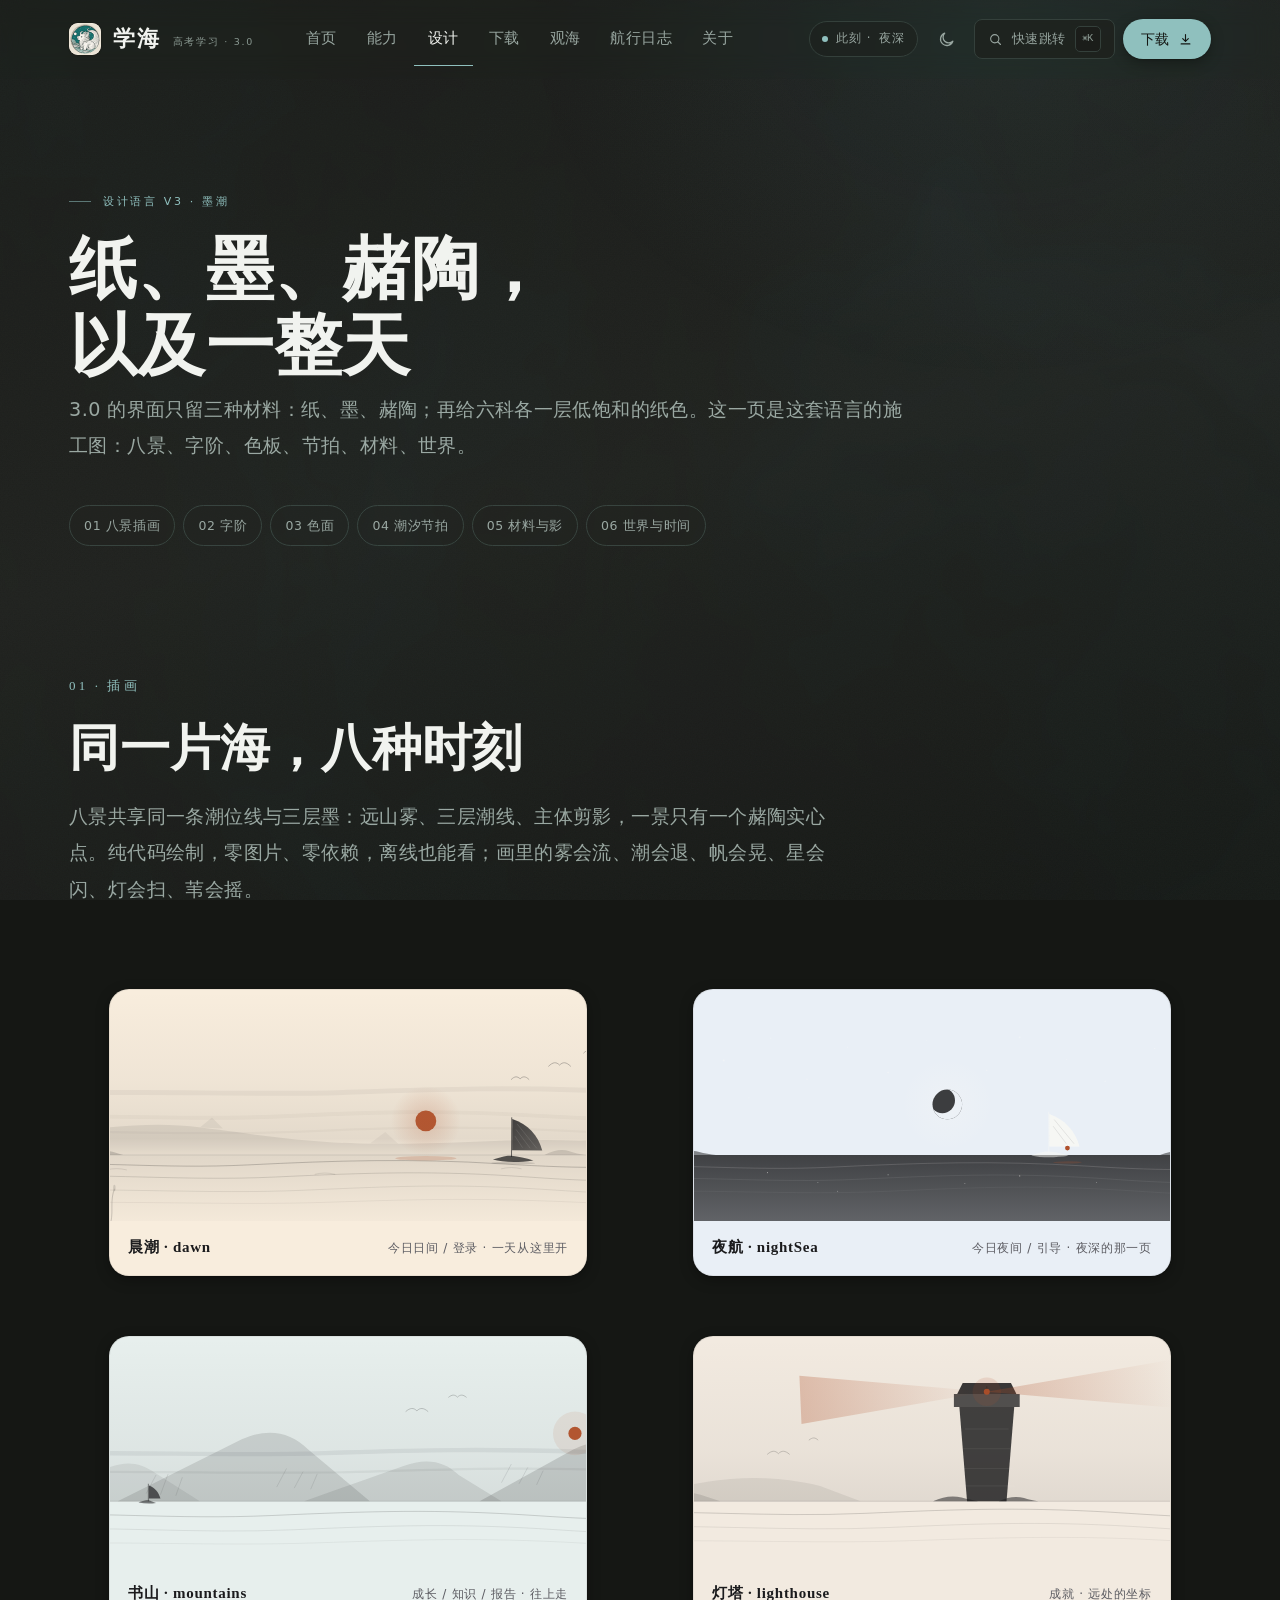
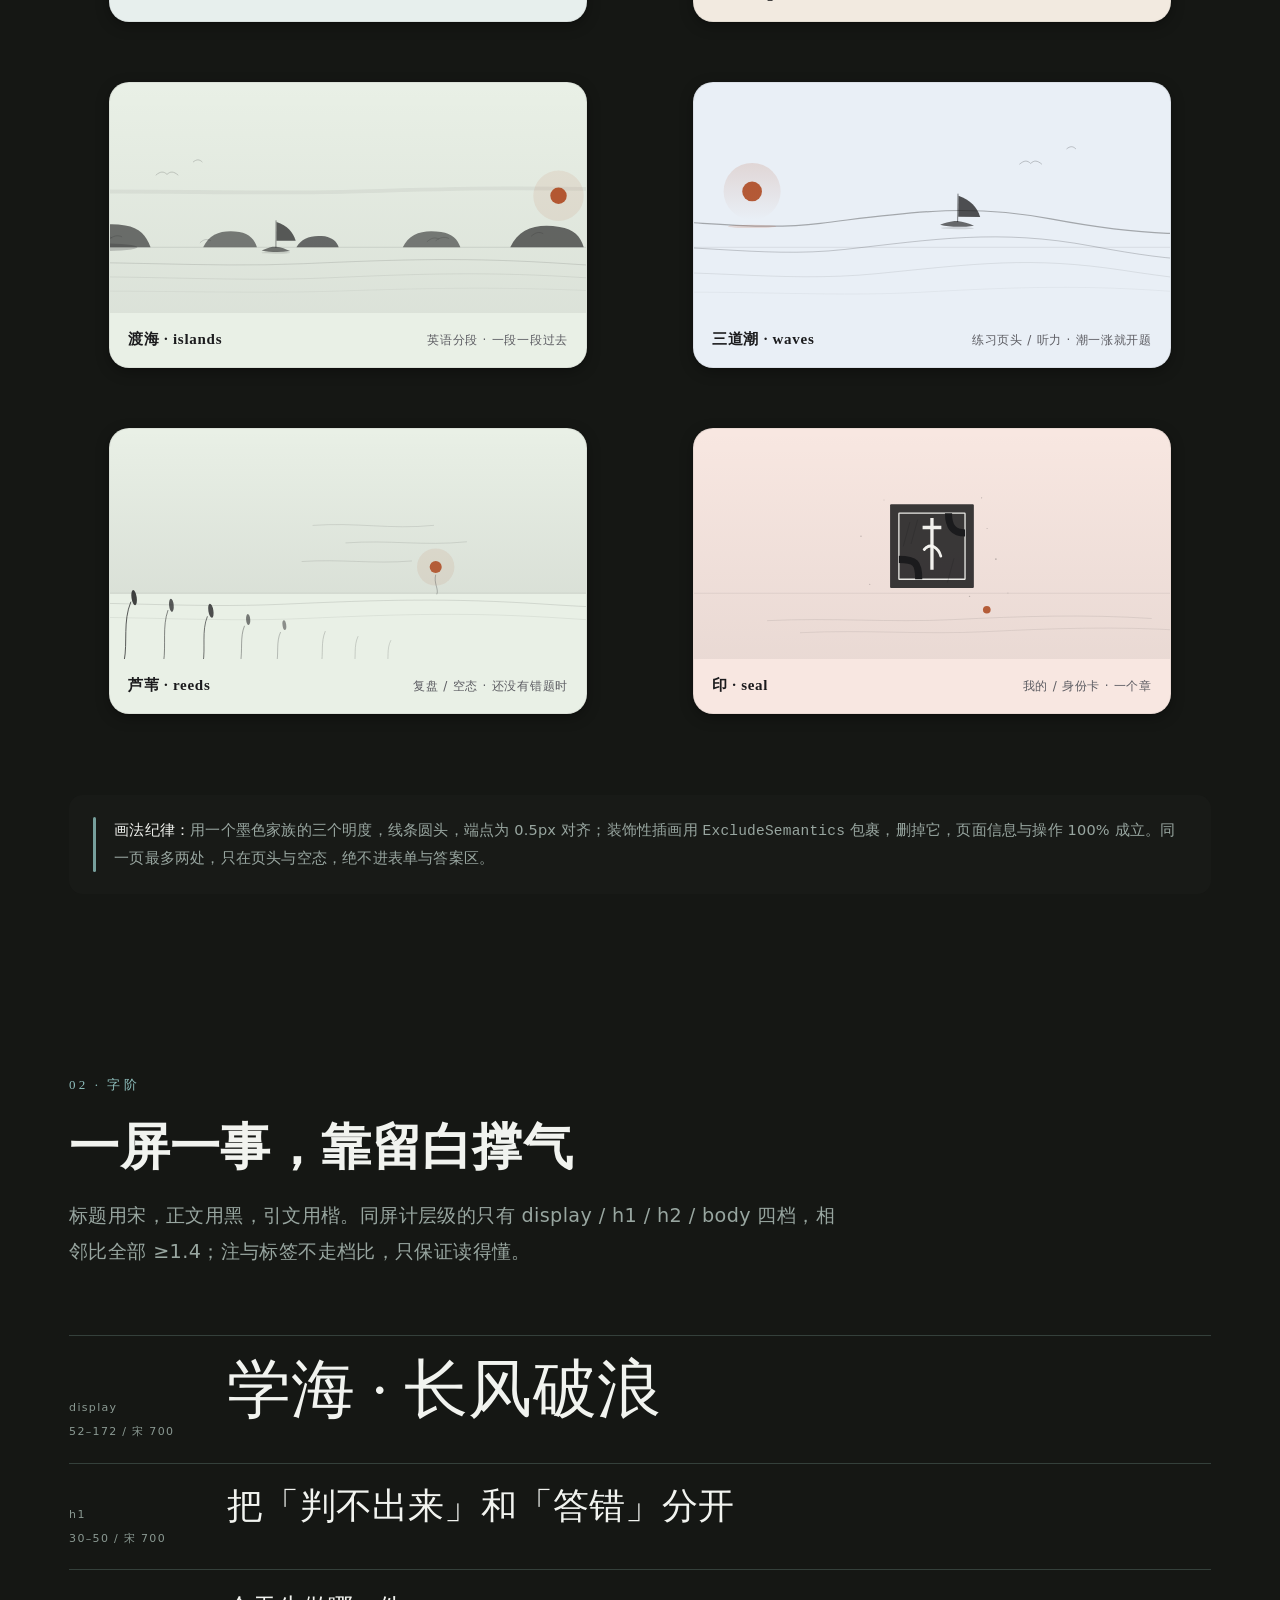
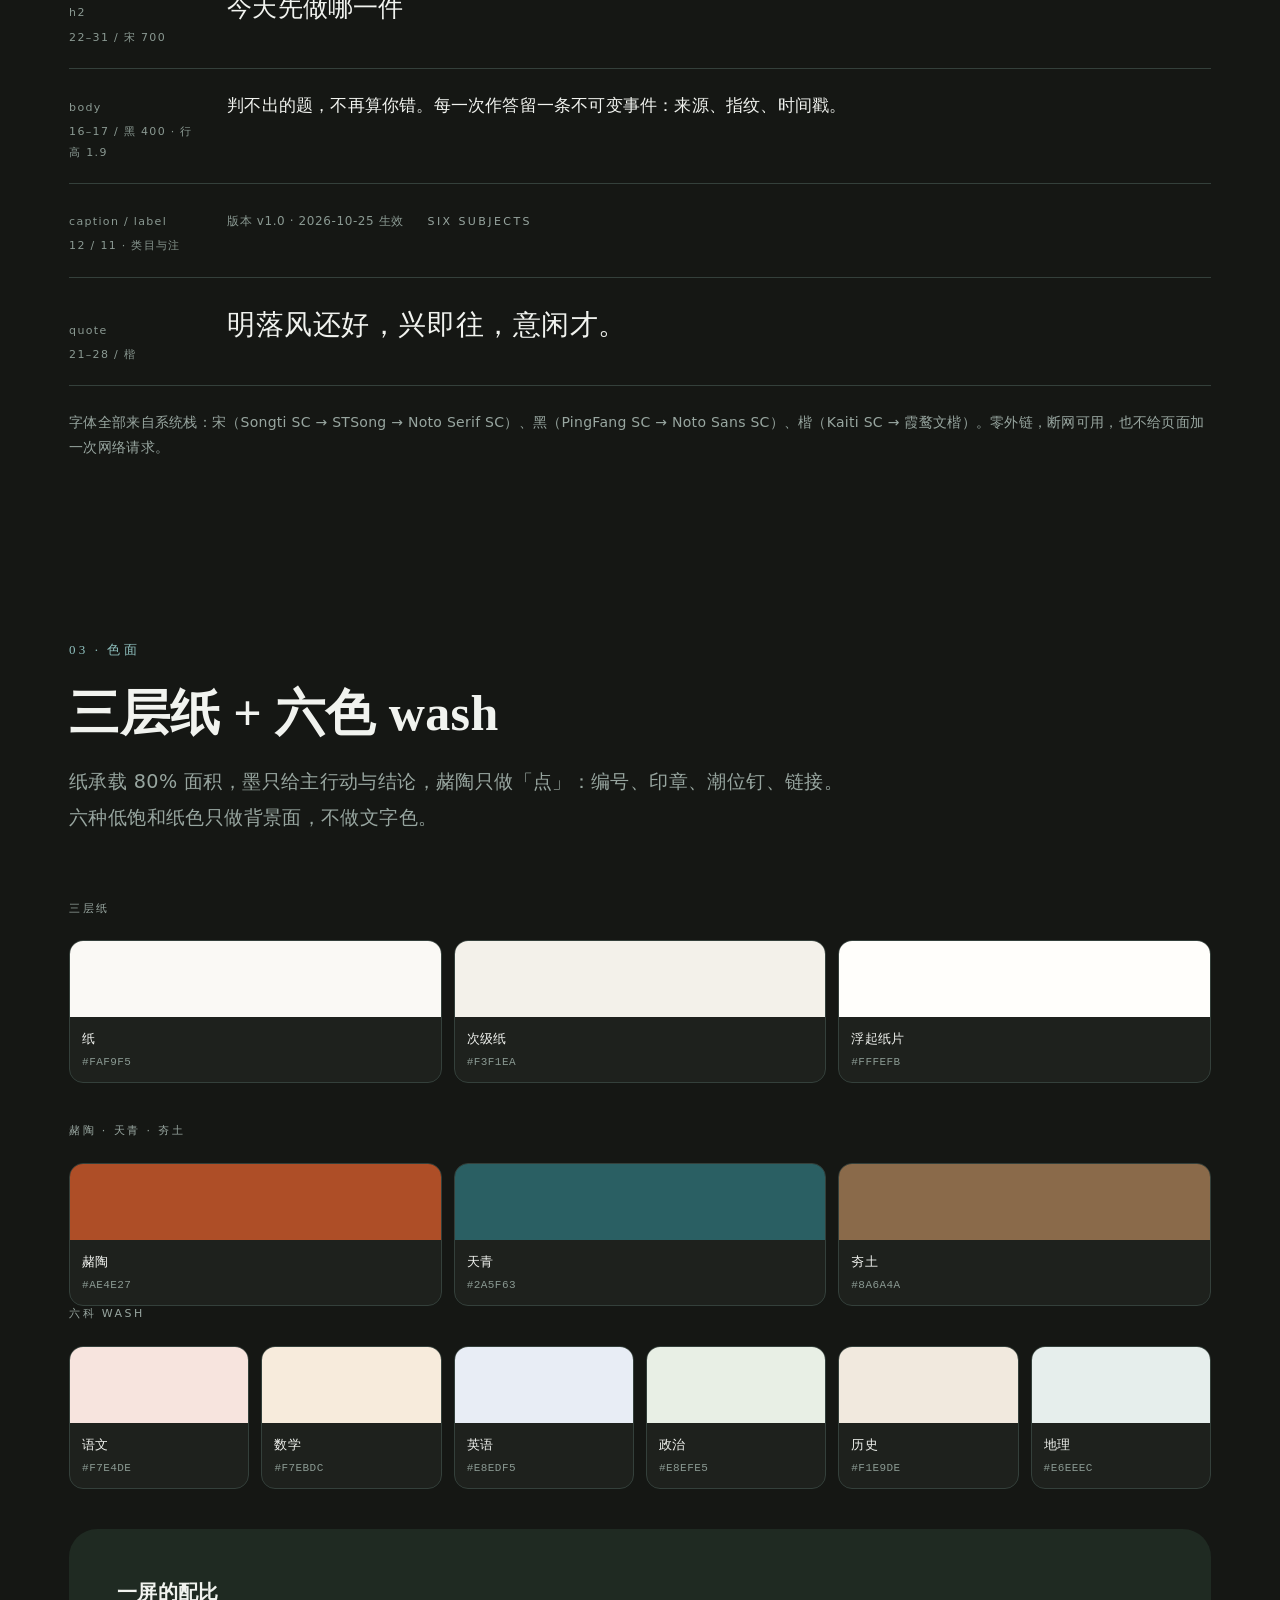
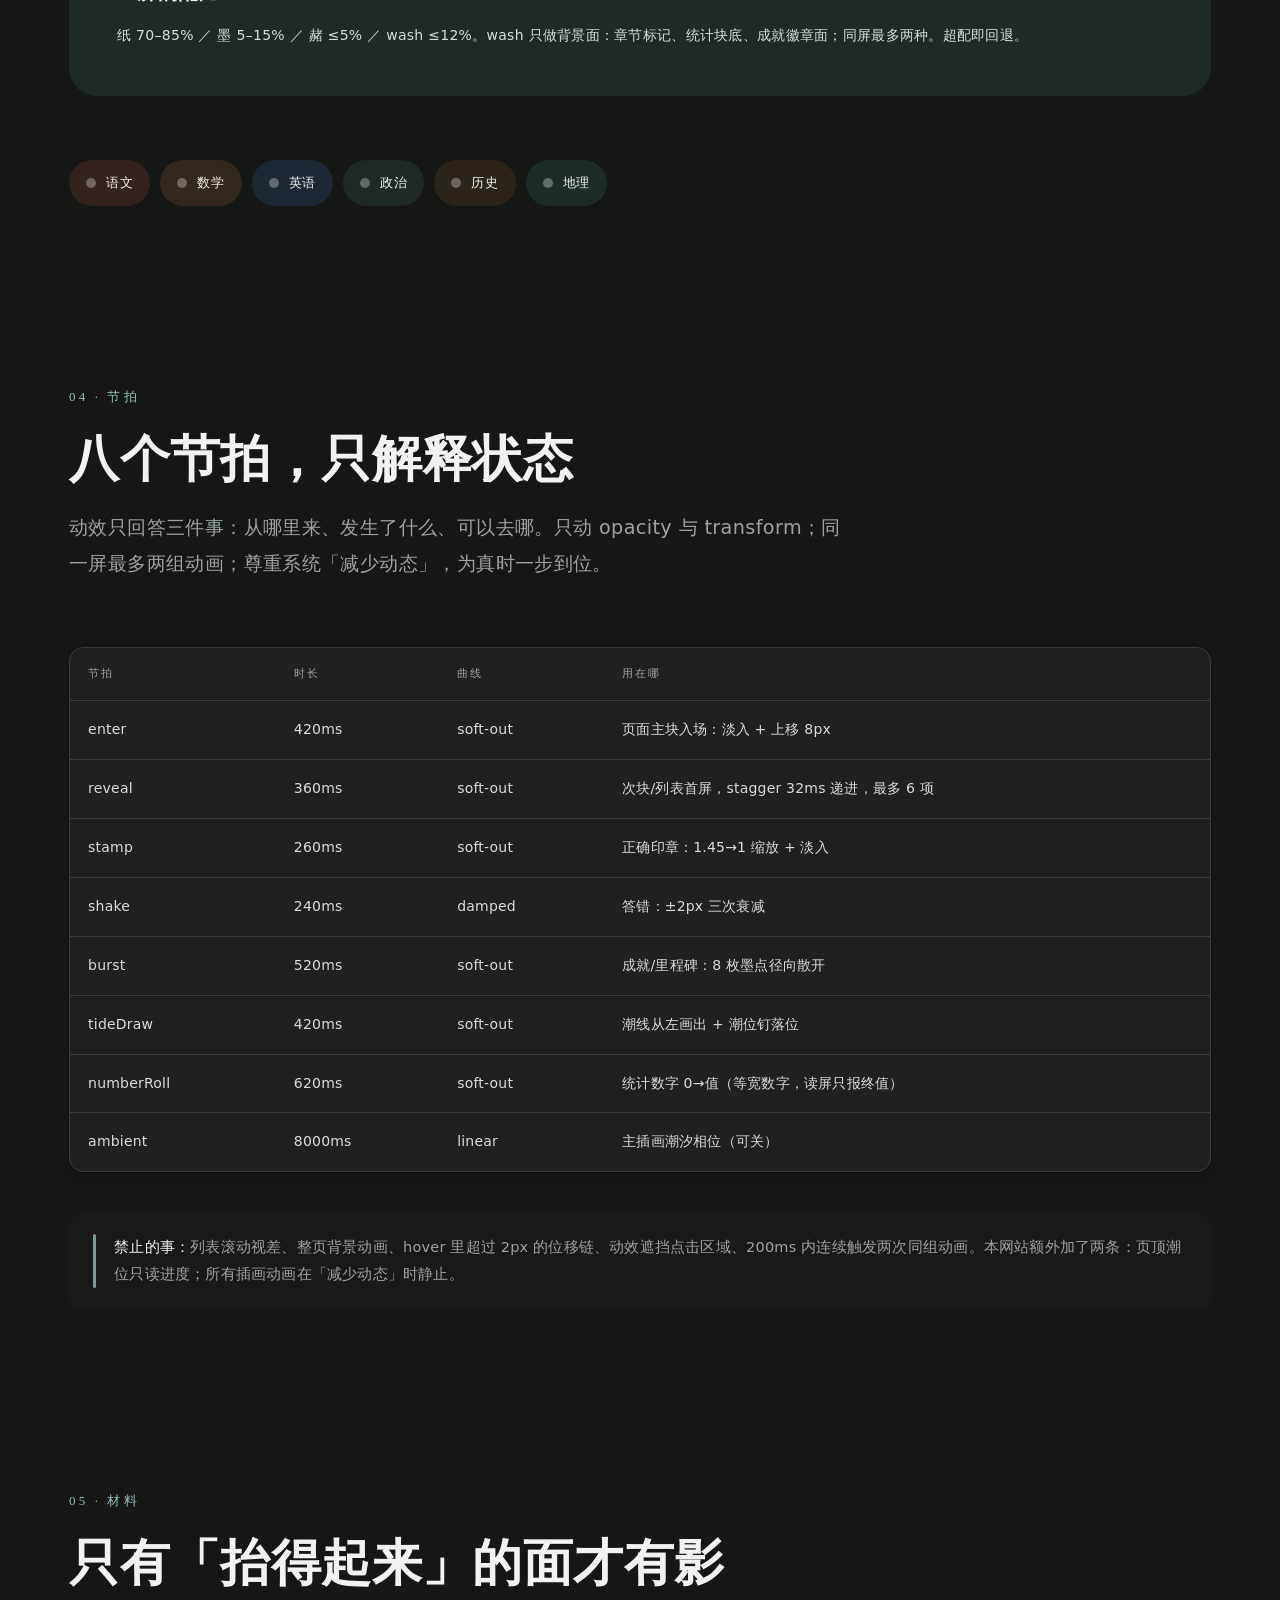
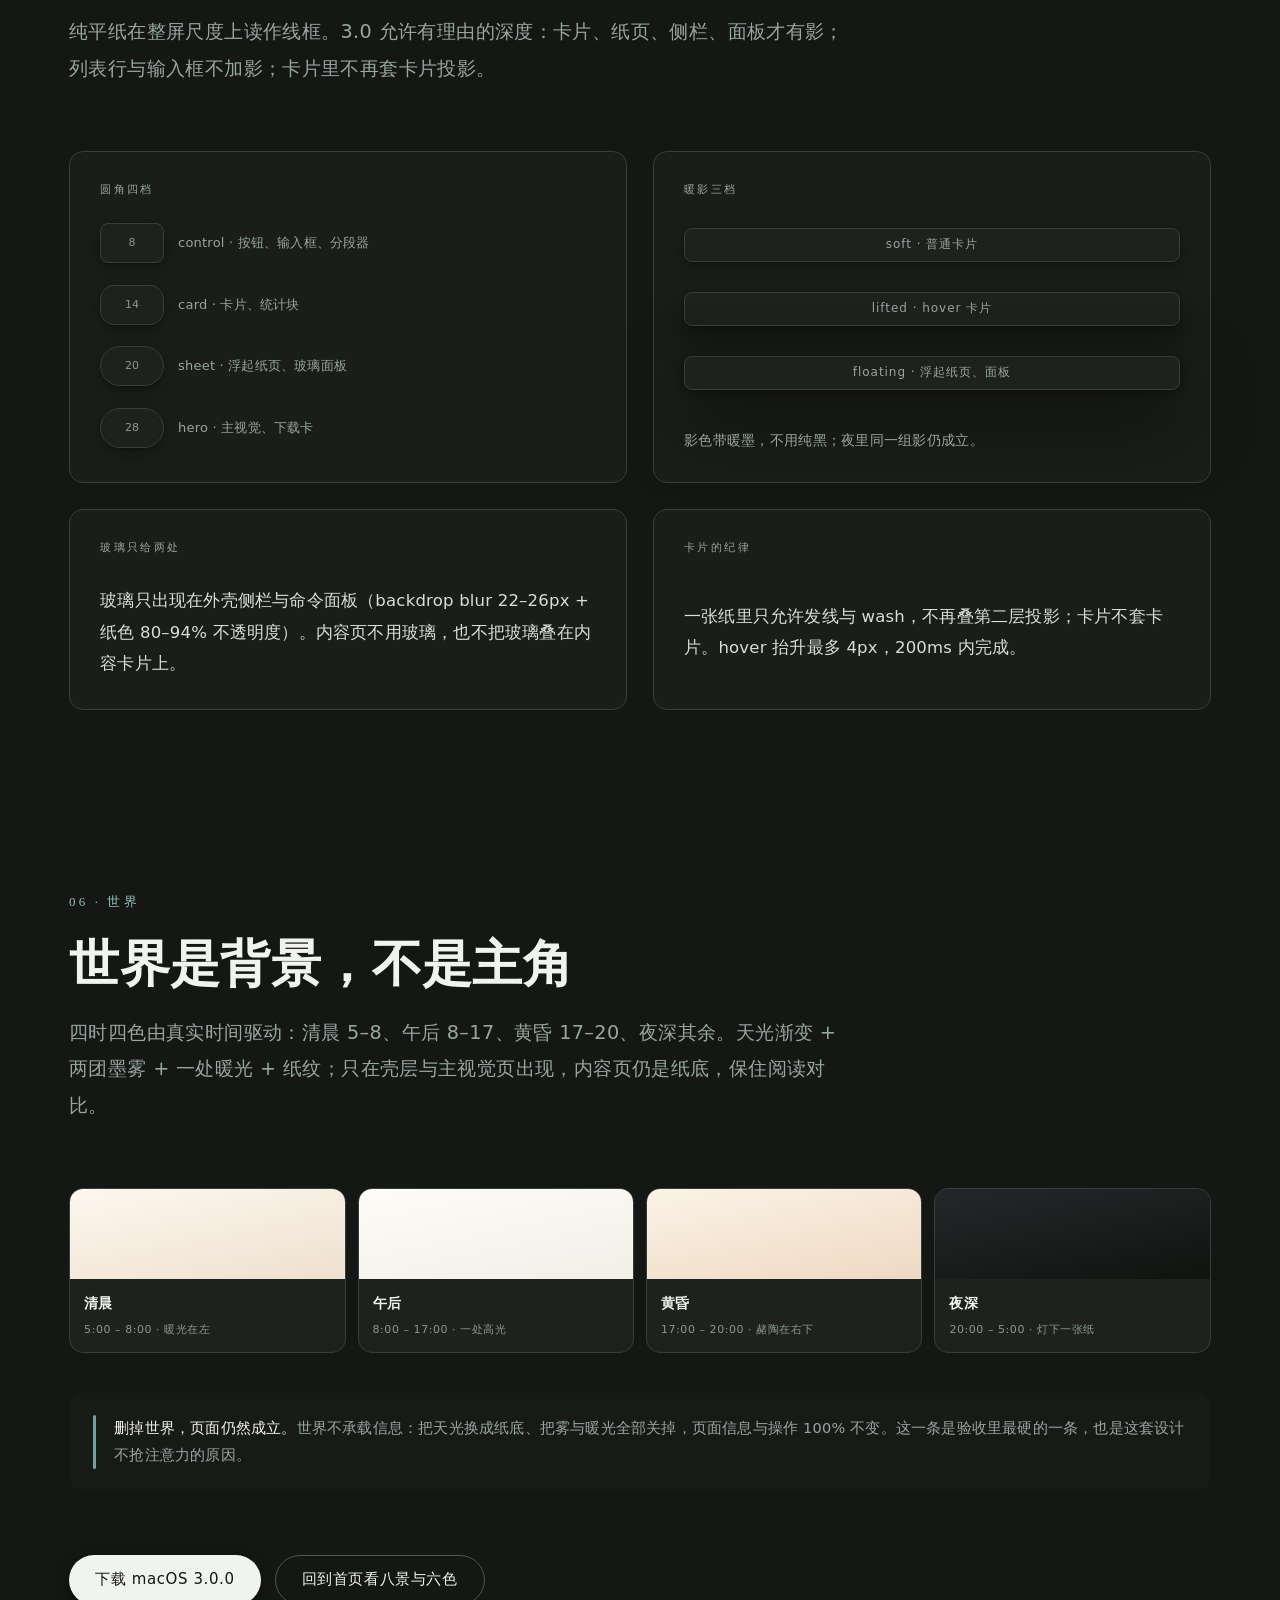
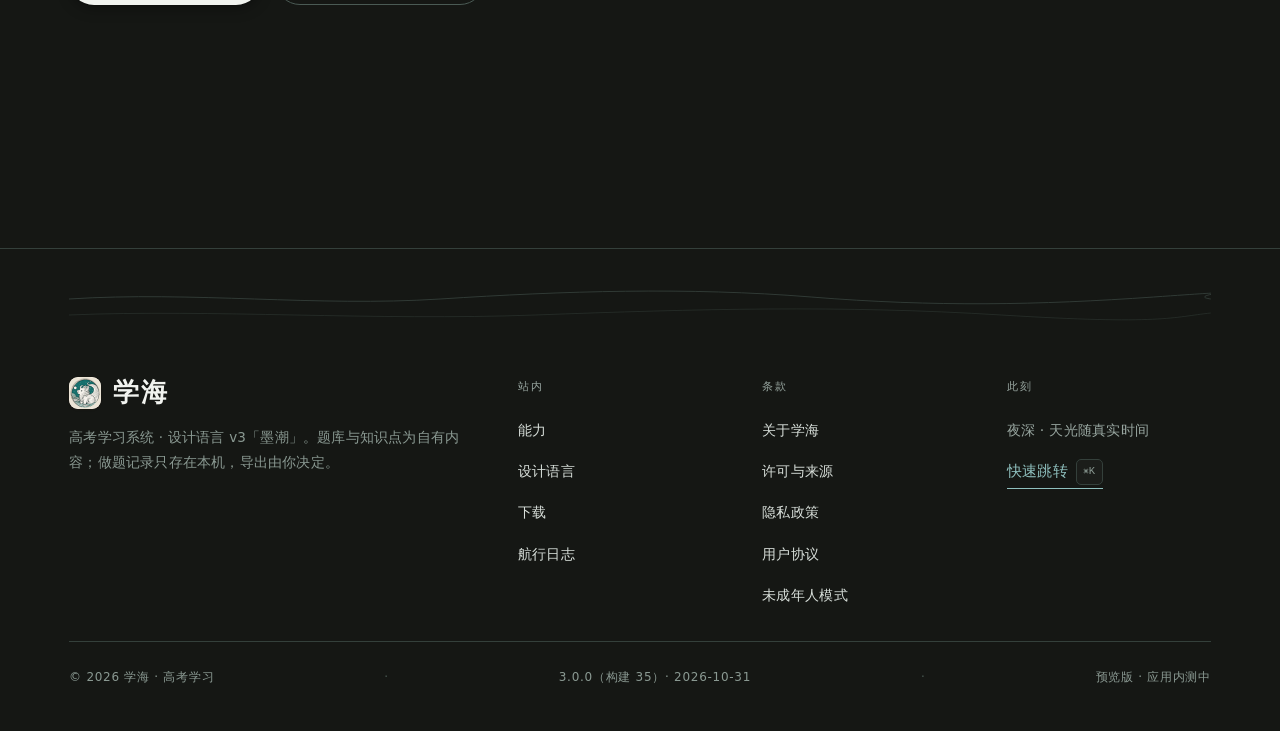
<file: design.html>
<!DOCTYPE html>
<html lang="zh-CN">
<head>
<meta charset="utf-8">
<meta name="viewport" content="width=device-width, initial-scale=1">
<title>设计语言「墨潮」· 学海 3.0.0</title>
<meta name="description" content="纸、墨、赭陶与六种 8% 的纸色。设计语言 v3「墨潮」的施工图：八景插画、字阶、色板、潮汐节拍、材料与影、四时世界。">
<meta name="theme-color" content="#FAF9F5">
<meta name="view-transition" content="same-origin">
<script>document.documentElement.classList.add('js');</script>
<link rel="icon" href="assets/img/appicon-32.png" sizes="32x32">
<link rel="icon" href="assets/img/appicon-192.png" sizes="192x192">
<link rel="apple-touch-icon" href="assets/img/appicon-180.png">
<link rel="manifest" href="site.webmanifest">
<link rel="stylesheet" href="assets/css/base.css">
<link rel="stylesheet" href="assets/css/components.css">
<link rel="stylesheet" href="assets/css/pages.css">
<meta property="og:type" content="website">
<meta property="og:title" content="设计语言「墨潮」· 学海 3.0.0">
<meta property="og:description" content="纸、墨、赭陶与六种 8% 的纸色。设计语言 v3「墨潮」的施工图：八景插画、字阶、色板、潮汐节拍、材料与影、四时世界。">
<link rel="canonical" href="https://doctor-who-134.github.io/xuehai-site/design.html">
<meta property="og:url" content="https://doctor-who-134.github.io/xuehai-site/design.html">
<meta property="og:image" content="https://doctor-who-134.github.io/xuehai-site/assets/img/og-cover.png">
<meta property="og:site_name" content="学海">
<meta name="twitter:card" content="summary_large_image">
  <link rel="stylesheet" href="assets/css/unify.css">
</head>
<body class="page-design">
<a class="skip" href="#main">跳到正文</a>
<div class="world-glow" aria-hidden="true"></div>

<header class="site-head">
  <div class="head-in">
    <a class="brand" href="index.html" aria-label="学海官网首页">
      <img class="brand-mark" src="assets/img/appicon-64.png" width="32" height="32" alt="" aria-hidden="true">
      <span class="brand-name">学海</span>
      <span class="brand-sub">高考学习 · 3.0</span>
    </a>

    <nav class="head-nav" aria-label="主导航">
      <a href="index.html">首页</a>
      <a href="capability.html">能力</a>
      <a href="design.html" aria-current="page">设计</a>
      <a href="download.html">下载</a>
      <a href="index.html#film">观海</a>
      <a href="changelog.html">航行日志</a>
      <a href="about.html">关于</a>
    </nav>

    <div class="head-tools">
      <span class="now-chip"><i aria-hidden="true"></i>此刻 · <span data-now>午后</span></span>
      <button class="icon-btn" type="button" data-theme-btn aria-label="切到夜读" aria-pressed="false">
        <svg class="i-sun" viewBox="0 0 24 24" fill="none" stroke="currentColor" stroke-width="1.6" stroke-linecap="round" aria-hidden="true"><circle cx="12" cy="12" r="4.2"/><path d="M12 2.6v2.2M12 19.2v2.2M2.6 12h2.2M19.2 12h2.2M5.3 5.3l1.6 1.6M17.1 17.1l1.6 1.6M18.7 5.3l-1.6 1.6M6.9 17.1l-1.6 1.6"/></svg>
        <svg class="i-moon" viewBox="0 0 24 24" fill="none" stroke="currentColor" stroke-width="1.6" stroke-linecap="round" stroke-linejoin="round" aria-hidden="true"><path d="M20 14.2A8 8 0 1 1 9.8 4a6.6 6.6 0 0 0 10.2 10.2Z"/></svg>
      </button>
      <button class="search-btn" type="button" data-palette-open aria-label="打开快速跳转（⌘K）">
        <svg viewBox="0 0 24 24" fill="none" stroke="currentColor" stroke-width="1.7" stroke-linecap="round" aria-hidden="true"><circle cx="10.8" cy="10.8" r="6.6"/><path d="M15.6 15.6 20 20"/></svg>
        <span>快速跳转</span><kbd>⌘K</kbd>
      </button>
      <a class="btn-dl" href="download.html">
        <span>下载</span>
        <svg viewBox="0 0 24 24" fill="none" stroke="currentColor" stroke-width="1.8" stroke-linecap="round" stroke-linejoin="round" aria-hidden="true"><path d="M12 4v11M7.5 10.5 12 15l4.5-4.5M5 19h14"/></svg>
      </a>
      <button class="icon-btn nav-toggle" type="button" aria-expanded="false" aria-label="展开导航">
        <svg viewBox="0 0 24 24" fill="none" stroke="currentColor" stroke-width="1.7" stroke-linecap="round" aria-hidden="true"><path d="M4 7h16M4 12h16M4 17h16"/></svg>
      </button>
    </div>
  </div>
</header>

<nav class="dock" aria-label="移动导航">
  <a href="index.html">
    <svg viewBox="0 0 24 24" fill="none" stroke="currentColor" stroke-width="1.6" stroke-linecap="round" stroke-linejoin="round" aria-hidden="true"><path d="M4 10.5 12 4l8 6.5V20a1 1 0 0 1-1 1h-4.5v-6h-5v6H5a1 1 0 0 1-1-1z"/></svg>
    <span>首页</span>
  </a>
  <a href="capability.html">
    <svg viewBox="0 0 24 24" fill="none" stroke="currentColor" stroke-width="1.6" stroke-linecap="round" stroke-linejoin="round" aria-hidden="true"><rect x="3.5" y="3.5" width="7" height="7" rx="1.4"/><rect x="13.5" y="3.5" width="7" height="7" rx="1.4"/><rect x="3.5" y="13.5" width="7" height="7" rx="1.4"/><rect x="13.5" y="13.5" width="7" height="7" rx="1.4"/></svg>
    <span>能力</span>
  </a>
  <a href="design.html" aria-current="page">
    <svg viewBox="0 0 24 24" fill="none" stroke="currentColor" stroke-width="1.6" stroke-linecap="round" stroke-linejoin="round" aria-hidden="true"><path d="M12 3.5c5 0 8.5 3.4 8.5 7.4 0 2.6-1.8 4.1-3.9 4.1h-1.5c-1.2 0-2 .9-2 1.9 0 .5.2 1 .4 1.4.2.3.3.6.3.9 0 .9-.9 1.6-2.2 1.6-4.6 0-8.1-4.1-8.1-9 0-4.6 3.9-8.3 8.5-8.3Z"/><circle cx="8.4" cy="9.2" r=".9" fill="currentColor" stroke="none"/><circle cx="12" cy="7.4" r=".9" fill="currentColor" stroke="none"/><circle cx="15.4" cy="9.4" r=".9" fill="currentColor" stroke="none"/></svg>
    <span>设计</span>
  </a>
  <a href="download.html">
    <svg viewBox="0 0 24 24" fill="none" stroke="currentColor" stroke-width="1.6" stroke-linecap="round" stroke-linejoin="round" aria-hidden="true"><path d="M12 4v11M7.5 10.5 12 15l4.5-4.5M5 19h14"/></svg>
    <span>下载</span>
  </a>
  <button type="button" data-palette-open aria-label="快速跳转">
    <svg viewBox="0 0 24 24" fill="none" stroke="currentColor" stroke-width="1.7" stroke-linecap="round" aria-hidden="true"><circle cx="10.8" cy="10.8" r="6.6"/><path d="M15.6 15.6 20 20"/></svg>
    <span>跳转</span>
  </button>
</nav>

<main id="main">
<section class="ds-hero">
  <div class="wrap-wide">
    <p class="eyebrow" data-reveal>设计语言 v3 · 墨潮</p>
    <h1 class="h1" data-reveal data-delay="1" style="margin-top:18px;max-width:20em">纸、墨、赭陶，<br>以及一整天</h1>
    <p class="lead mt-3" data-reveal data-delay="2" style="max-width:44em">3.0 的界面只留三种材料：纸、墨、赭陶；再给六科各一层低饱和的纸色。这一页是这套语言的施工图：八景、字阶、色板、节拍、材料、世界。</p>
    <div class="ds-toc mt-4" data-reveal data-delay="3">
      <a href="#art">01 八景插画</a>
      <a href="#type">02 字阶</a>
      <a href="#color">03 色面</a>
      <a href="#motion">04 潮汐节拍</a>
      <a href="#material">05 材料与影</a>
      <a href="#world">06 世界与时间</a>
    </div>
  </div>
</section>

<section class="sect-tight" id="art">
  <div class="wrap-wide">
    <div class="sec-head" data-reveal>
      <p class="folio-num">01 · 插画</p>
      <h2 class="h1">同一片海，八种时刻</h2>
      <p class="lead">八景共享同一条潮位线与三层墨：远山雾、三层潮线、主体剪影，一景只有一个赭陶实心点。纯代码绘制，零图片、零依赖，离线也能看；画里的雾会流、潮会退、帆会晃、星会闪、灯会扫、苇会摇。</p>
    </div>

    <div class="ds-scenes mt-5">
      <figure class="ds-scene wash-ochre" data-reveal><img src="assets/art/dawn.svg" width="1200" height="420" alt="晨潮：初日、帆与三层潮线，雾在流动" loading="lazy"><figcaption><b>晨潮 · dawn</b><span>今日日间 / 登录 · 一天从这里开</span></figcaption></figure>
      <figure class="ds-scene wash-indigo" data-reveal data-delay="1"><img src="assets/art/nightSea.svg" width="1200" height="420" alt="夜航：月、星、帆与夜色海面，星在闪" loading="lazy"><figcaption><b>夜航 · nightSea</b><span>今日夜间 / 引导 · 夜深的那一页</span></figcaption></figure>
      <figure class="ds-scene wash-slate" data-reveal><img src="assets/art/mountains.svg" width="1200" height="420" alt="书山：两重山脊、雾与飞鸟" loading="lazy"><figcaption><b>书山 · mountains</b><span>成长 / 知识 / 报告 · 往上走</span></figcaption></figure>
      <figure class="ds-scene wash-umber" data-reveal data-delay="1"><img src="assets/art/lighthouse.svg" width="1200" height="420" alt="灯塔：塔、灯与扫动的光束" loading="lazy"><figcaption><b>灯塔 · lighthouse</b><span>成就 · 远处的坐标</span></figcaption></figure>
      <figure class="ds-scene wash-moss" data-reveal><img src="assets/art/islands.svg" width="1200" height="420" alt="渡海：五座踏石岛与舟" loading="lazy"><figcaption><b>渡海 · islands</b><span>英语分段 · 一段一段过去</span></figcaption></figure>
      <figure class="ds-scene wash-indigo" data-reveal data-delay="1"><img src="assets/art/waves.svg" width="1200" height="420" alt="三道潮：三道潮线与小舟" loading="lazy"><figcaption><b>三道潮 · waves</b><span>练习页头 / 听力 · 潮一涨就开题</span></figcaption></figure>
      <figure class="ds-scene wash-moss" data-reveal><img src="assets/art/reeds.svg" width="1200" height="420" alt="芦苇：五茎芦苇与风" loading="lazy"><figcaption><b>芦苇 · reeds</b><span>复盘 / 空态 · 还没有错题时</span></figcaption></figure>
      <figure class="ds-scene wash-red" data-reveal data-delay="1"><img src="assets/art/seal.svg" width="1200" height="420" alt="印：方印与缺角" loading="lazy"><figcaption><b>印 · seal</b><span>我的 / 身份卡 · 一个章</span></figcaption></figure>
    </div>

    <div class="note mt-5" data-reveal>
      <p><strong>画法纪律：</strong>用一个墨色家族的三个明度，线条圆头，端点为 0.5px 对齐；装饰性插画用 <code>ExcludeSemantics</code> 包裹，删掉它，页面信息与操作 100% 成立。同一页最多两处，只在页头与空态，绝不进表单与答案区。</p>
    </div>
  </div>
</section>

<section class="sect-tight" id="type">
  <div class="wrap-wide">
    <div class="sec-head" data-reveal>
      <p class="folio-num">02 · 字阶</p>
      <h2 class="h1">一屏一事，靠留白撑气</h2>
      <p class="lead">标题用宋，正文用黑，引文用楷。同屏计层级的只有 display / h1 / h2 / body 四档，相邻比全部 ≥1.4；注与标签不走档比，只保证读得懂。</p>
    </div>

    <div class="ds-typescale mt-5">
      <div class="ds-type-row" data-reveal>
        <div class="ds-type-meta"><span>display</span><span>52–172 / 宋 700</span></div>
        <div class="ds-type-sample" style="font-family:var(--serif);font-size:64px;line-height:1.05">学海 · 长风破浪</div>
      </div>
      <div class="ds-type-row" data-reveal>
        <div class="ds-type-meta"><span>h1</span><span>30–50 / 宋 700</span></div>
        <div class="ds-type-sample" style="font-family:var(--serif);font-size:36px;line-height:1.25">把「判不出来」和「答错」分开</div>
      </div>
      <div class="ds-type-row" data-reveal>
        <div class="ds-type-meta"><span>h2</span><span>22–31 / 宋 700</span></div>
        <div class="ds-type-sample" style="font-family:var(--serif);font-size:25px;line-height:1.4">今天先做哪一件</div>
      </div>
      <div class="ds-type-row" data-reveal>
        <div class="ds-type-meta"><span>body</span><span>16–17 / 黑 400 · 行高 1.9</span></div>
        <div class="ds-type-sample" style="font-size:17px;line-height:1.9">判不出的题，不再算你错。每一次作答留一条不可变事件：来源、指纹、时间戳。</div>
      </div>
      <div class="ds-type-row" data-reveal>
        <div class="ds-type-meta"><span>caption / label</span><span>12 / 11 · 类目与注</span></div>
        <div class="ds-type-sample"><span class="caption">版本 v1.0 · 2026-10-25 生效</span> <span class="label" style="margin-left:18px">SIX SUBJECTS</span></div>
      </div>
      <div class="ds-type-row" data-reveal>
        <div class="ds-type-meta"><span>quote</span><span>21–28 / 楷</span></div>
        <div class="ds-type-sample quote">明落风还好，兴即往，意闲才。</div>
      </div>
    </div>
    <p class="small mt-3" data-reveal>字体全部来自系统栈：宋（Songti SC → STSong → Noto Serif SC）、黑（PingFang SC → Noto Sans SC）、楷（Kaiti SC → 霞鹜文楷）。零外链，断网可用，也不给页面加一次网络请求。</p>
  </div>
</section>

<section class="sect-tight" id="color">
  <div class="wrap-wide">
    <div class="sec-head" data-reveal>
      <p class="folio-num">03 · 色面</p>
      <h2 class="h1">三层纸 + 六色 wash</h2>
      <p class="lead">纸承载 80% 面积，墨只给主行动与结论，赭陶只做「点」：编号、印章、潮位钉、链接。六种低饱和纸色只做背景面，不做文字色。</p>
    </div>

    <div class="split-even mt-5">
      <div data-reveal>
        <p class="label">三层纸</p>
        <div class="ds-swatch-grid mt-3" style="grid-template-columns:repeat(3,1fr)">
          <div class="ds-swatch"><div class="chip" style="background:#FAF9F5"></div><div class="meta"><b>纸</b><span>#FAF9F5</span></div></div>
          <div class="ds-swatch"><div class="chip" style="background:#F3F1EA"></div><div class="meta"><b>次级纸</b><span>#F3F1EA</span></div></div>
          <div class="ds-swatch"><div class="chip" style="background:#FFFEFB"></div><div class="meta"><b>浮起纸片</b><span>#FFFEFB</span></div></div>
        </div>
        <p class="label mt-4">赭陶 · 天青 · 夯土</p>
        <div class="ds-swatch-grid mt-3" style="grid-template-columns:repeat(3,1fr)">
          <div class="ds-swatch"><div class="chip" style="background:#AE4E27"></div><div class="meta"><b>赭陶</b><span>#AE4E27</span></div></div>
          <div class="ds-swatch"><div class="chip" style="background:#2A5F63"></div><div class="meta"><b>天青</b><span>#2A5F63</span></div></div>
          <div class="ds-swatch"><div class="chip" style="background:#8A6A4A"></div><div class="meta"><b>夯土</b><span>#8A6A4A</span></div></div>
        </div>
      </div>
      <div data-reveal data-delay="1">
        <p class="label">六科 wash</p>
        <div class="ds-swatch-grid mt-3">
          <div class="ds-swatch"><div class="chip" style="background:#F7E4DE"></div><div class="meta"><b>语文</b><span>#F7E4DE</span></div></div>
          <div class="ds-swatch"><div class="chip" style="background:#F7EBDC"></div><div class="meta"><b>数学</b><span>#F7EBDC</span></div></div>
          <div class="ds-swatch"><div class="chip" style="background:#E8EDF5"></div><div class="meta"><b>英语</b><span>#E8EDF5</span></div></div>
          <div class="ds-swatch"><div class="chip" style="background:#E8EFE5"></div><div class="meta"><b>政治</b><span>#E8EFE5</span></div></div>
          <div class="ds-swatch"><div class="chip" style="background:#F1E9DE"></div><div class="meta"><b>历史</b><span>#F1E9DE</span></div></div>
          <div class="ds-swatch"><div class="chip" style="background:#E6EEEC"></div><div class="meta"><b>地理</b><span>#E6EEEC</span></div></div>
        </div>
        <div class="wash-panel wash-moss mt-4">
          <p class="h3">一屏的配比</p>
          <p class="small mt-2">纸 70–85% ／ 墨 5–15% ／ 赭 ≤5% ／ wash ≤12%。wash 只做背景面：章节标记、统计块底、成就徽章面；同屏最多两种。超配即回退。</p>
        </div>
      </div>
    </div>

    <div class="subjects mt-5" data-reveal>
      <span class="subject wash-red"><i aria-hidden="true"></i>语文</span>
      <span class="subject wash-ochre"><i aria-hidden="true"></i>数学</span>
      <span class="subject wash-indigo"><i aria-hidden="true"></i>英语</span>
      <span class="subject wash-moss"><i aria-hidden="true"></i>政治</span>
      <span class="subject wash-umber"><i aria-hidden="true"></i>历史</span>
      <span class="subject wash-slate"><i aria-hidden="true"></i>地理</span>
    </div>
  </div>
</section>

<section class="sect-tight" id="motion">
  <div class="wrap-wide">
    <div class="sec-head" data-reveal>
      <p class="folio-num">04 · 节拍</p>
      <h2 class="h1">八个节拍，只解释状态</h2>
      <p class="lead">动效只回答三件事：从哪里来、发生了什么、可以去哪。只动 opacity 与 transform；同一屏最多两组动画；尊重系统「减少动态」，为真时一步到位。</p>
    </div>

    <div class="table-wrap mt-5" data-reveal>
      <table class="table">
        <thead><tr><th scope="col">节拍</th><th scope="col">时长</th><th scope="col">曲线</th><th scope="col">用在哪</th></tr></thead>
        <tbody>
          <tr><td>enter</td><td class="num-cell">420ms</td><td>soft-out</td><td>页面主块入场：淡入 + 上移 8px</td></tr>
          <tr><td>reveal</td><td class="num-cell">360ms</td><td>soft-out</td><td>次块/列表首屏，stagger 32ms 递进，最多 6 项</td></tr>
          <tr><td>stamp</td><td class="num-cell">260ms</td><td>soft-out</td><td>正确印章：1.45→1 缩放 + 淡入</td></tr>
          <tr><td>shake</td><td class="num-cell">240ms</td><td>damped</td><td>答错：±2px 三次衰减</td></tr>
          <tr><td>burst</td><td class="num-cell">520ms</td><td>soft-out</td><td>成就/里程碑：8 枚墨点径向散开</td></tr>
          <tr><td>tideDraw</td><td class="num-cell">420ms</td><td>soft-out</td><td>潮线从左画出 + 潮位钉落位</td></tr>
          <tr><td>numberRoll</td><td class="num-cell">620ms</td><td>soft-out</td><td>统计数字 0→值（等宽数字，读屏只报终值）</td></tr>
          <tr><td>ambient</td><td class="num-cell">8000ms</td><td>linear</td><td>主插画潮汐相位（可关）</td></tr>
        </tbody>
      </table>
    </div>

    <div class="note mt-4" data-reveal>
      <p><strong>禁止的事：</strong>列表滚动视差、整页背景动画、hover 里超过 2px 的位移链、动效遮挡点击区域、200ms 内连续触发两次同组动画。本网站额外加了两条：页顶潮位只读进度；所有插画动画在「减少动态」时静止。</p>
    </div>
  </div>
</section>

<section class="sect-tight" id="material">
  <div class="wrap-wide">
    <div class="sec-head" data-reveal>
      <p class="folio-num">05 · 材料</p>
      <h2 class="h1">只有「抬得起来」的面才有影</h2>
      <p class="lead">纯平纸在整屏尺度上读作线框。3.0 允许有理由的深度：卡片、纸页、侧栏、面板才有影；列表行与输入框不加影；卡片里不再套卡片投影。</p>
    </div>

    <div class="ds-materials mt-5">
      <div class="ds-mat" data-reveal>
        <p class="label">圆角四档</p>
        <div class="ds-mat__row"><span class="ds-mat__chip">8</span><span>control · 按钮、输入框、分段器</span></div>
        <div class="ds-mat__row"><span class="ds-mat__chip ds-mat__chip--card">14</span><span>card · 卡片、统计块</span></div>
        <div class="ds-mat__row"><span class="ds-mat__chip ds-mat__chip--sheet">20</span><span>sheet · 浮起纸页、玻璃面板</span></div>
        <div class="ds-mat__row"><span class="ds-mat__chip ds-mat__chip--hero">28</span><span>hero · 主视觉、下载卡</span></div>
      </div>
      <div class="ds-mat" data-reveal data-delay="1">
        <p class="label">暖影三档</p>
        <div class="ds-mat__bar ds-mat__bar--soft mt-2">soft · 普通卡片</div>
        <div class="ds-mat__bar ds-mat__bar--lifted mt-2">lifted · hover 卡片</div>
        <div class="ds-mat__bar ds-mat__bar--floating mt-2">floating · 浮起纸页、面板</div>
        <p class="small mt-3">影色带暖墨，不用纯黑；夜里同一组影仍成立。</p>
      </div>
      <div class="ds-mat" data-reveal>
        <p class="label">玻璃只给两处</p>
        <p class="body mt-2">玻璃只出现在外壳侧栏与命令面板（backdrop blur 22–26px + 纸色 80–94% 不透明度）。内容页不用玻璃，也不把玻璃叠在内容卡片上。</p>
      </div>
      <div class="ds-mat" data-reveal data-delay="1">
        <p class="label">卡片的纪律</p>
        <p class="body mt-2">一张纸里只允许发线与 wash，不再叠第二层投影；卡片不套卡片。hover 抬升最多 4px，200ms 内完成。</p>
      </div>
    </div>
  </div>
</section>

<section class="sect-tight" id="world">
  <div class="wrap-wide">
    <div class="sec-head" data-reveal>
      <p class="folio-num">06 · 世界</p>
      <h2 class="h1">世界是背景，不是主角</h2>
      <p class="lead">四时四色由真实时间驱动：清晨 5–8、午后 8–17、黄昏 17–20、夜深其余。天光渐变 + 两团墨雾 + 一处暖光 + 纸纹；只在壳层与主视觉页出现，内容页仍是纸底，保住阅读对比。</p>
    </div>

    <div class="ds-world mt-5">
      <div class="ds-world-card" data-reveal><div class="sky sky--dawn"></div><div class="meta"><b>清晨</b><span>5:00 – 8:00 · 暖光在左</span></div></div>
      <div class="ds-world-card" data-reveal data-delay="1"><div class="sky sky--day"></div><div class="meta"><b>午后</b><span>8:00 – 17:00 · 一处高光</span></div></div>
      <div class="ds-world-card" data-reveal data-delay="2"><div class="sky sky--dusk"></div><div class="meta"><b>黄昏</b><span>17:00 – 20:00 · 赭陶在右下</span></div></div>
      <div class="ds-world-card" data-reveal data-delay="3"><div class="sky sky--night"></div><div class="meta"><b>夜深</b><span>20:00 – 5:00 · 灯下一张纸</span></div></div>
    </div>

    <div class="note mt-4" data-reveal>
      <p><strong>删掉世界，页面仍然成立。</strong>世界不承载信息：把天光换成纸底、把雾与暖光全部关掉，页面信息与操作 100% 不变。这一条是验收里最硬的一条，也是这套设计不抢注意力的原因。</p>
    </div>

    <div class="btn-row mt-5" data-reveal>
      <a class="btn" href="download.html">下载 macOS 3.0.0</a>
      <a class="btn btn--ghost" href="index.html#design">回到首页看八景与六色</a>
    </div>
  </div>
</section>
</main>

<footer class="site-foot">
  <div class="wrap-wide">
    <div class="foot-in">
      <div class="foot-brand">
        <a class="brand" href="index.html" aria-label="学海官网首页">
          <img class="brand-mark" src="assets/img/appicon-64.png" width="32" height="32" alt="" aria-hidden="true">
          <span class="brand-name">学海</span>
        </a>
        <p>高考学习系统 · 设计语言 v3「墨潮」。题库与知识点为自有内容；做题记录只存在本机，导出由你决定。</p>
      </div>
      <div class="foot-col">
        <h4>站内</h4>
        <ul>
          <li><a href="capability.html">能力</a></li>
          <li><a href="design.html">设计语言</a></li>
          <li><a href="download.html">下载</a></li>
          <li><a href="changelog.html">航行日志</a></li>
        </ul>
      </div>
      <div class="foot-col">
        <h4>条款</h4>
        <ul>
          <li><a href="about.html">关于学海</a></li>
          <li><a href="about.html#licenses">许可与来源</a></li>
          <li><a href="legal/privacy.html">隐私政策</a></li>
          <li><a href="legal/terms.html">用户协议</a></li>
          <li><a href="legal/minor.html">未成年人模式</a></li>
        </ul>
      </div>
      <div class="foot-col">
        <h4>此刻</h4>
        <ul>
          <li><span class="small"><span data-now>午后</span> · 天光随真实时间</span></li>
          <li><button class="text-link" type="button" data-palette-open>快速跳转 <kbd class="kbd-inline">⌘K</kbd></button></li>
        </ul>
      </div>
    </div>
    <div class="foot-base">
      <span>© <span data-year>2026</span> 学海 · 高考学习</span>
      <span class="dot" aria-hidden="true">·</span>
      <span>3.0.0（构建 35）· 2026-10-31</span>
      <span class="dot" aria-hidden="true">·</span>
      <span>预览版 · 应用内测中</span>
    </div>
  </div>
</footer>

<!-- 命令面板 -->
<div class="palette" aria-hidden="true">
  <div class="palette-panel" role="dialog" aria-modal="true" aria-label="快速跳转">
    <div class="palette-input">
      <svg viewBox="0 0 24 24" fill="none" stroke="currentColor" stroke-width="1.7" stroke-linecap="round" aria-hidden="true"><circle cx="10.8" cy="10.8" r="6.6"/><path d="M15.6 15.6 20 20"/></svg>
      <input type="text" placeholder="跳到哪里？输入页面名或关键词" aria-label="搜索目的地" autocomplete="off">
    </div>
    <ul class="palette-list" role="listbox" aria-label="目的地"></ul>
    <div class="palette-foot"><span><kbd>↑</kbd><kbd>↓</kbd> 选择</span><span><kbd>↵</kbd> 打开</span><span><kbd>esc</kbd> 关闭</span></div>
  </div>
</div>

<!-- 光箱 -->
<div class="lightbox" role="dialog" aria-modal="true" aria-label="查看原图">
  <button class="lightbox-close" type="button" aria-label="关闭">
    <svg viewBox="0 0 24 24" fill="none" stroke="currentColor" stroke-width="1.8" stroke-linecap="round" aria-hidden="true"><path d="M6 6l12 12M18 6 6 18"/></svg>
  </button>
  <img alt="">
</div>

<script src="assets/js/site.js"></script>
  <script src="assets/js/tide.js"></script>
  <script src="assets/js/unify.js"></script>
</body>
</html>
</file>
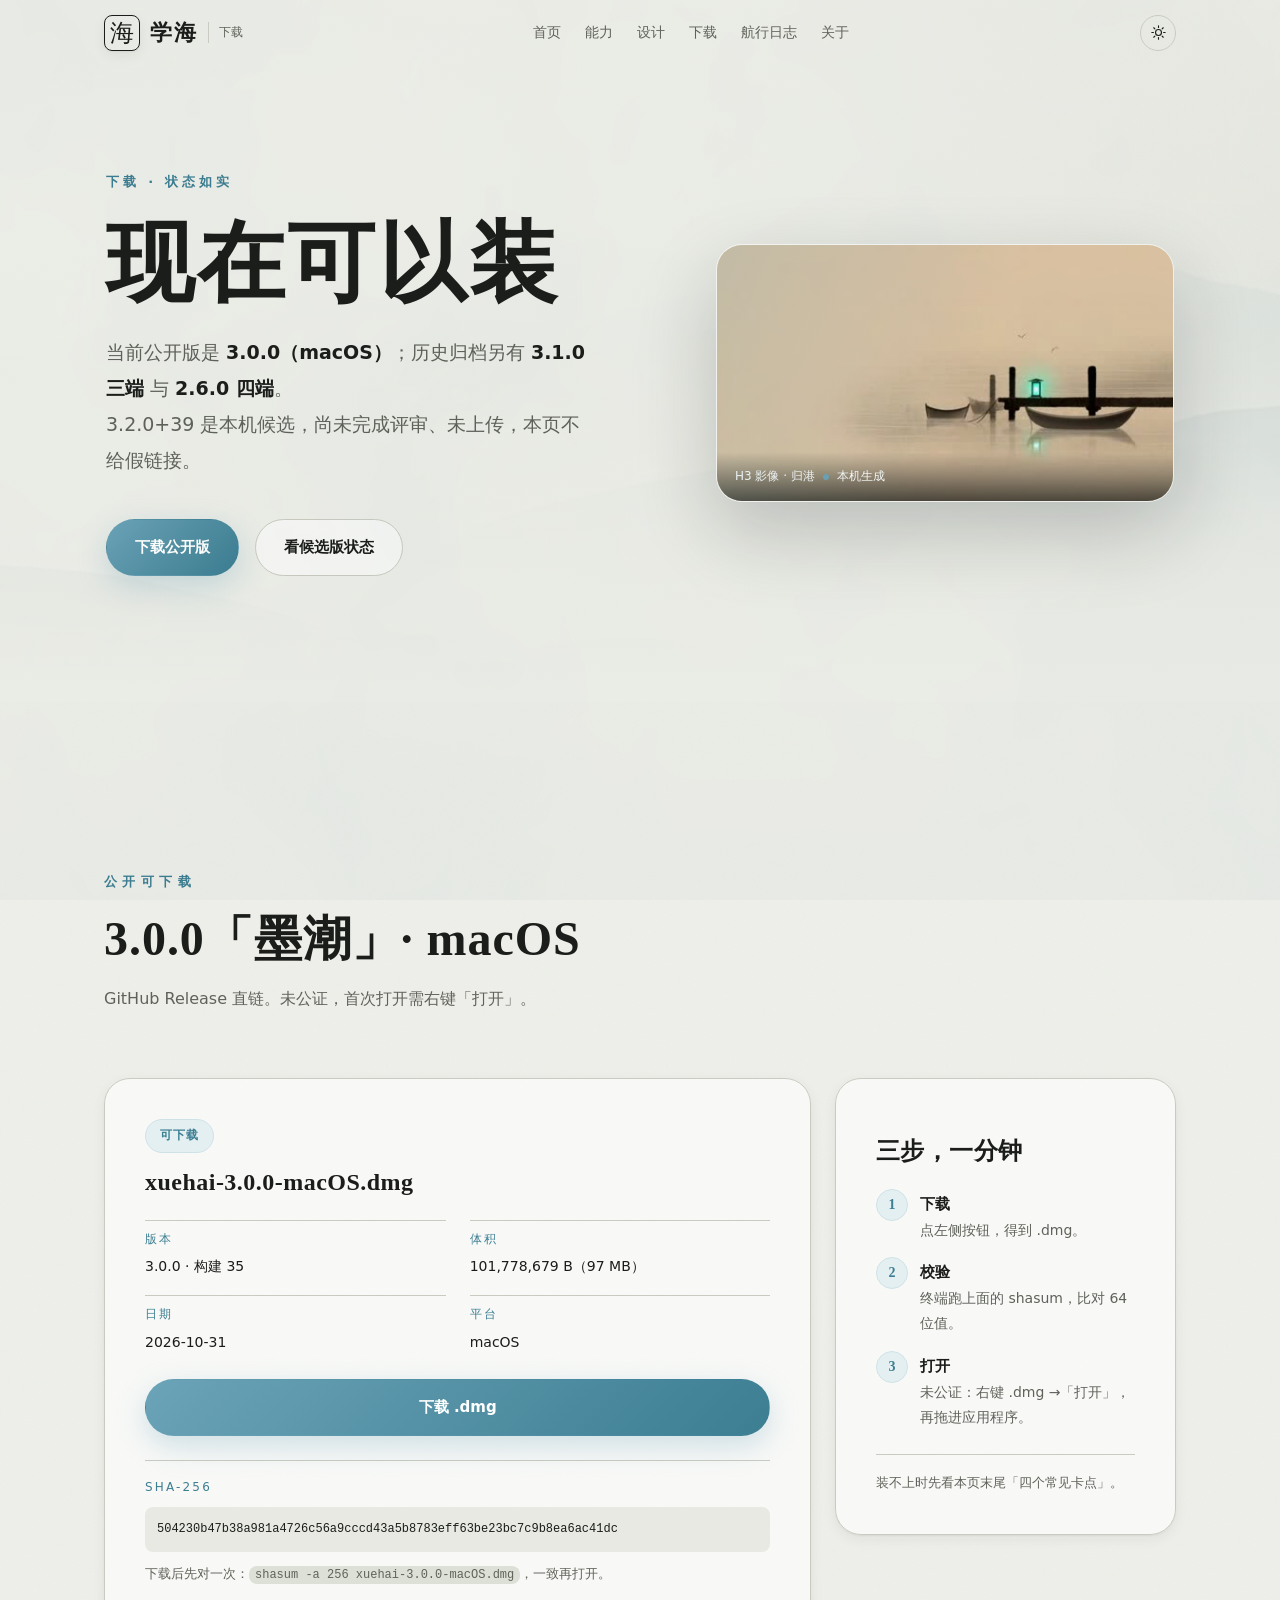
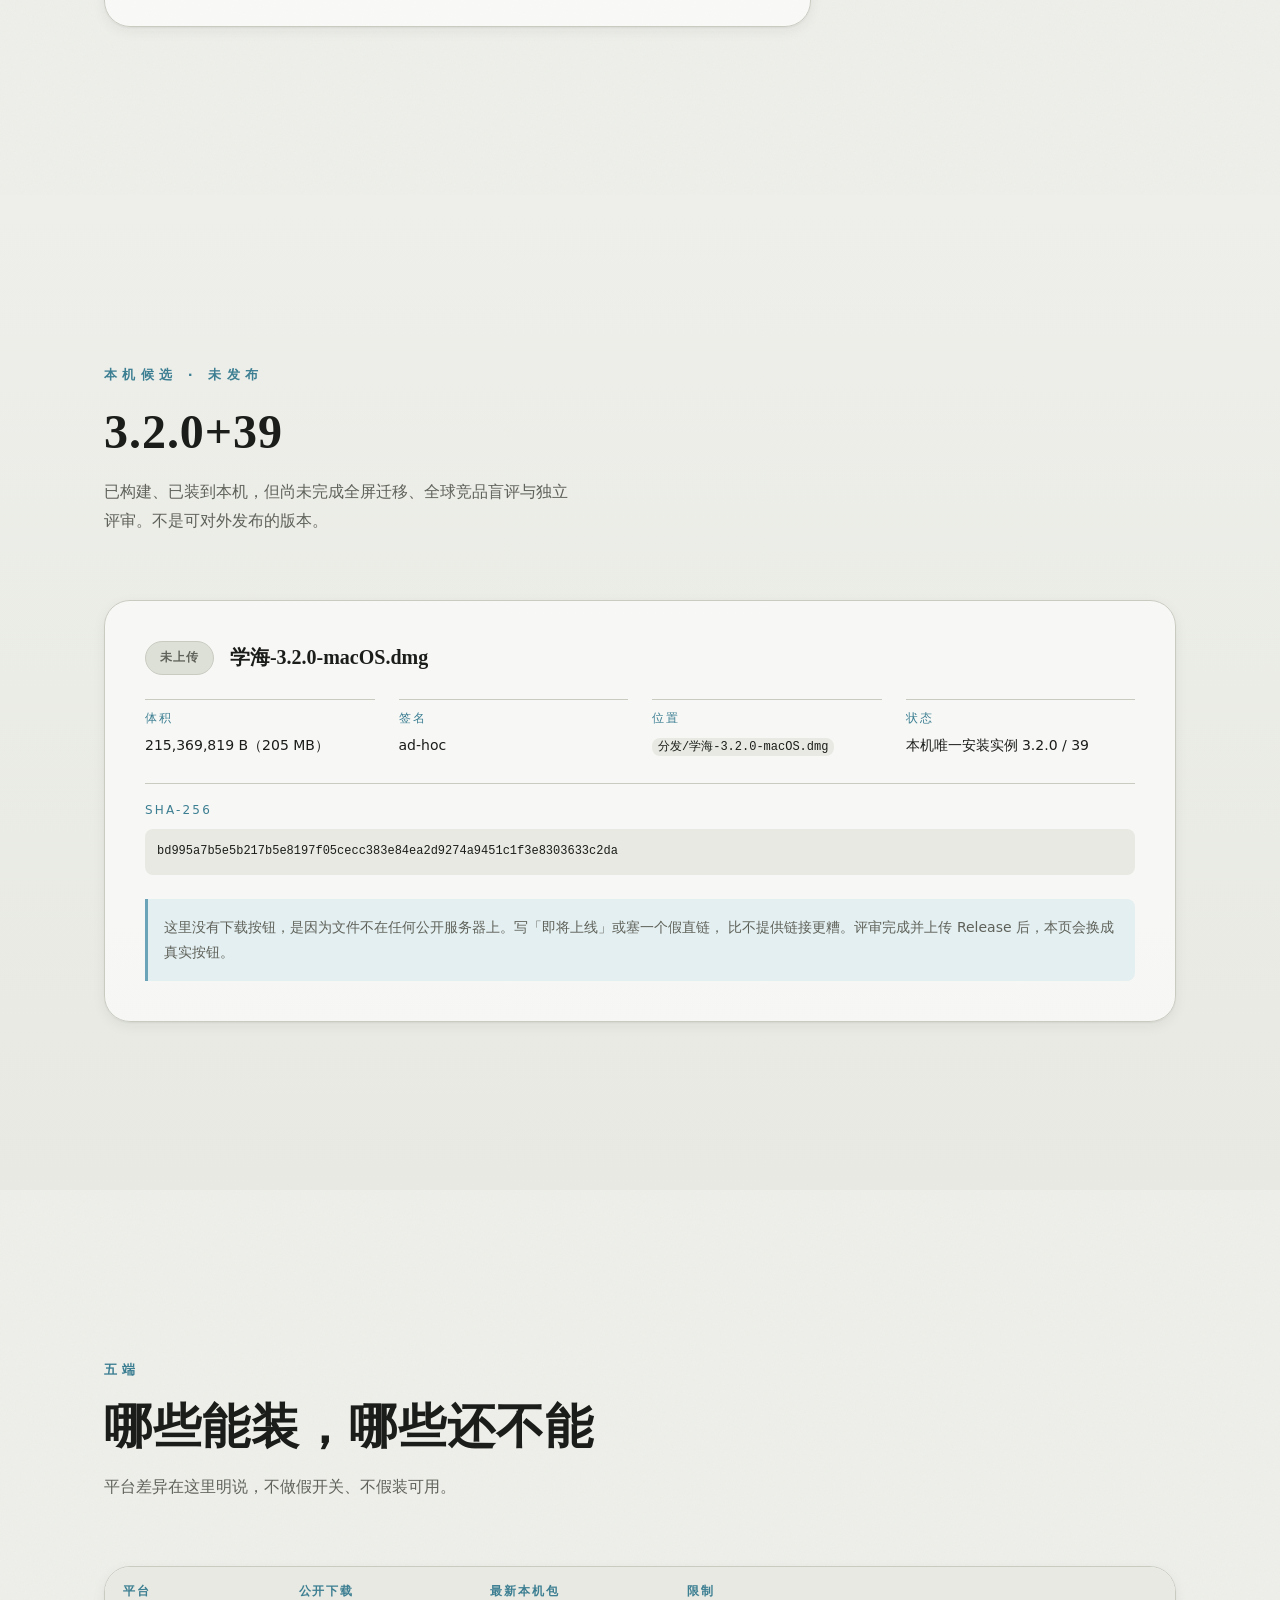
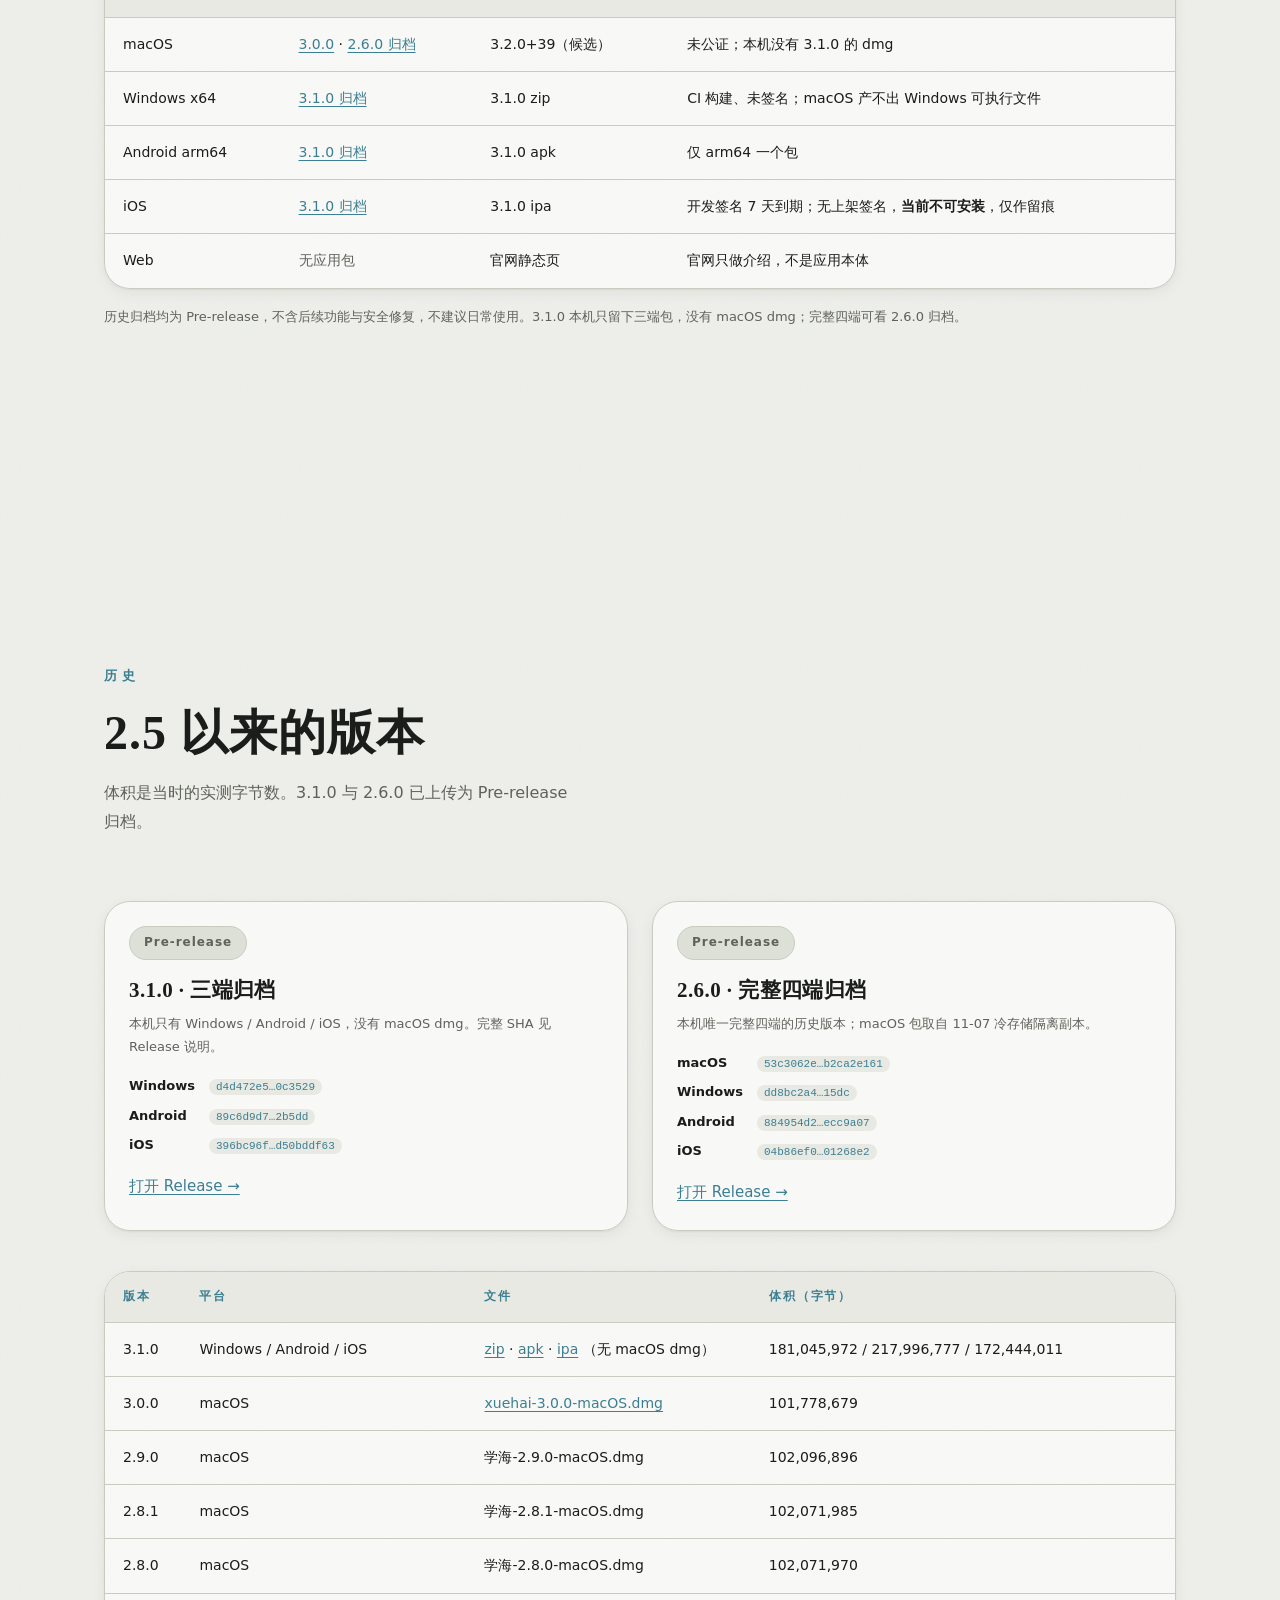
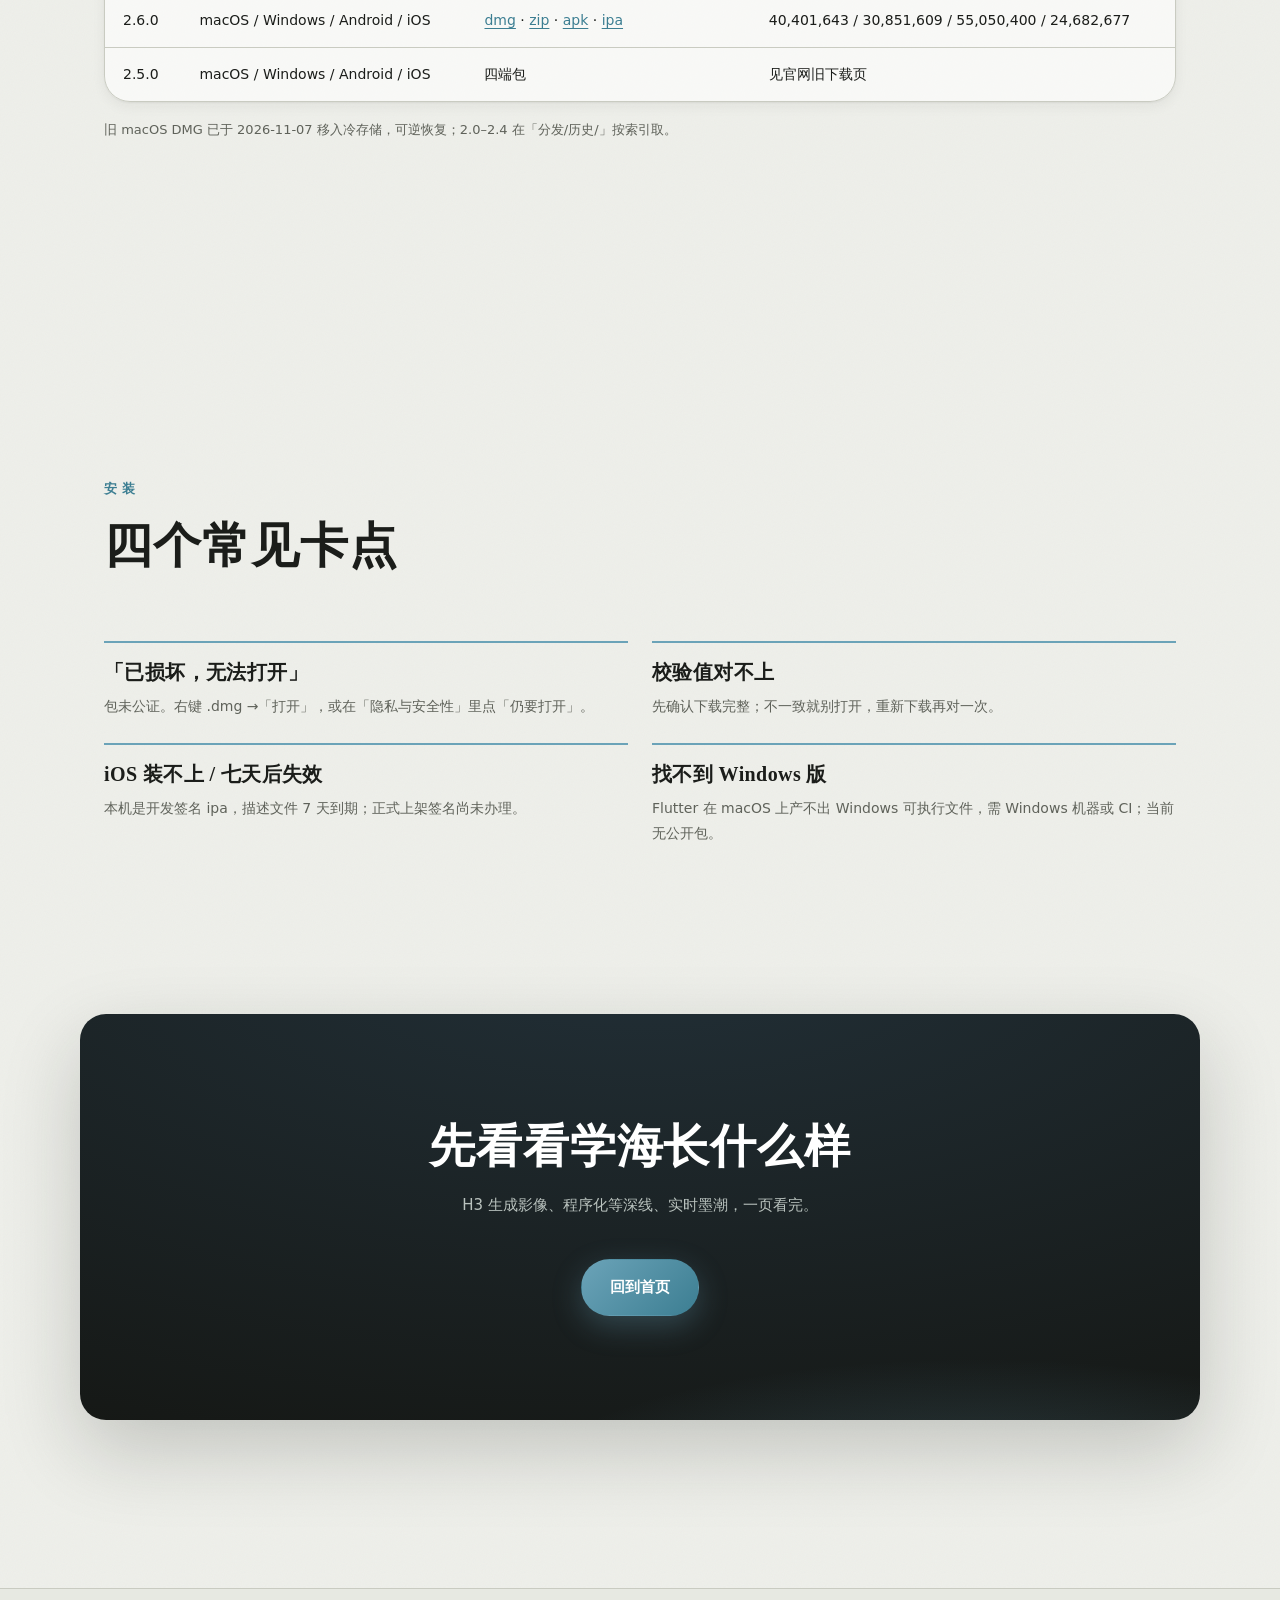
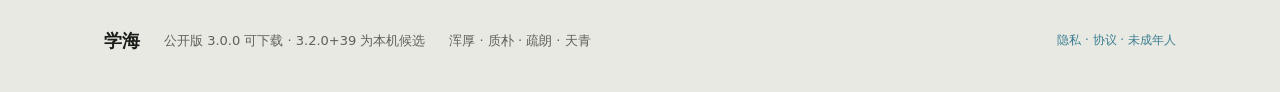
<file: download.html>
<!DOCTYPE html>
<html lang="zh-CN">
<head>
<meta charset="UTF-8" />
<meta name="viewport" content="width=device-width, initial-scale=1" />
<title>下载 · 学海 高考学习系统</title>
<meta name="description" content="学海下载页：公开版 3.0.0 macOS 安装包直链与 SHA-256；本地候选 3.2.0+39 状态；五端差异与安装说明。" />
<meta name="theme-color" content="#EEEFEA">
<link rel="manifest" href="site.webmanifest">
<meta property="og:type" content="website">
<meta property="og:title" content="下载 · 学海 高考学习系统">
<meta property="og:description" content="3.0.0 公开版 macOS 安装包直链与 SHA-256；3.1.0 / 2.6.0 历史四端归档；3.2.0 本机候选状态；五端差异与安装说明。">
<link rel="canonical" href="https://doctor-who-134.github.io/xuehai-site/download.html">
<meta property="og:url" content="https://doctor-who-134.github.io/xuehai-site/download.html">
<meta property="og:image" content="https://doctor-who-134.github.io/xuehai-site/assets/img/og-cover.png">
<meta property="og:site_name" content="学海">
<script>document.documentElement.classList.add('js');</script>
<link rel="icon" href="assets/img/appicon-32.png" sizes="32x32" />
<link rel="stylesheet" href="assets/css/showcase.css" />
<link rel="stylesheet" href="assets/css/download.css" />
<link rel="preload" as="image" href="assets/h3/web_tianqing.jpg" />
  <link rel="stylesheet" href="assets/css/unify.css">
</head>
<body class="page-download" data-unify-core>

<canvas id="tide-gl" aria-hidden="true"></canvas>
<svg class="svg-defs" aria-hidden="true" width="0" height="0">
  <defs>
    <filter id="gooey">
      <feGaussianBlur in="SourceGraphic" stdDeviation="7" result="b" />
      <feColorMatrix in="b" mode="matrix" values="1 0 0 0 0  0 1 0 0 0  0 0 1 0 0  0 0 0 22 -9" result="g" />
      <feBlend in="SourceGraphic" in2="g" />
    </filter>
  </defs>
</svg>
<div class="ink-splash" aria-hidden="true"></div>

<header class="nav" id="nav">
  <div class="nav__in">
    <a class="brand" href="index.html" aria-label="学海官网首页">
      <span class="brand__seal" aria-hidden="true">海</span>
      <span class="brand__name">学海</span>
      <span class="brand__sub">下载</span>
    </a>
    <nav class="nav__links" aria-label="主导航">
      <a href="index.html">首页</a>
      <a href="capability.html">能力</a>
      <a href="design.html">设计</a>
      <a href="download.html" aria-current="page">下载</a>
      <a href="changelog.html">航行日志</a>
      <a href="about.html">关于</a>
    </nav>
    <button class="icon-toggle" type="button" data-night aria-label="切换素纸 / 墨海" aria-pressed="false">
      <svg class="i-sun" viewBox="0 0 24 24" fill="none" stroke="currentColor" stroke-width="1.6" stroke-linecap="round" aria-hidden="true"><circle cx="12" cy="12" r="4.2"/><path d="M12 2.6v2.2M12 19.2v2.2M2.6 12h2.2M19.2 12h2.2M5.3 5.3l1.6 1.6M17.1 17.1l1.6 1.6M18.7 5.3l-1.6 1.6M6.9 17.1l-1.6 1.6"/></svg>
      <svg class="i-moon" viewBox="0 0 24 24" fill="none" stroke="currentColor" stroke-width="1.6" stroke-linecap="round" stroke-linejoin="round" aria-hidden="true"><path d="M20 14.2A8 8 0 1 1 9.8 4a6.6 6.6 0 0 0 10.2 10.2Z"/></svg>
    </button>
  </div>
</header>

<main>
  <!-- ══ 英雄 ══ -->
  <section class="dl-hero">
    <video class="hero__haze" data-src="assets/h3/web_tianqing.mp4" poster="assets/h3/web_tianqing.jpg"
           muted playsinline loop preload="none" aria-hidden="true"></video>
    <div class="hero__wash" aria-hidden="true"></div>
    <div class="wrap dl-hero__in">
      <div>
        <p class="eyebrow reveal" data-r="up">下载 · 状态如实</p>
        <h1 class="dl-hero__title reveal" data-r="up" data-d="70">现在可以装</h1>
        <p class="dl-hero__lead reveal" data-r="up" data-d="140">
          当前公开版是 <b>3.0.0（macOS）</b>；历史归档另有 <b>3.1.0 三端</b> 与 <b>2.6.0 四端</b>。<br />
          3.2.0+39 是本机候选，尚未完成评审、未上传，本页不给假链接。
        </p>
        <div class="hero__actions reveal" data-r="up" data-d="200">
          <a class="btn btn--solid" href="#public">下载公开版</a>
          <a class="btn btn--ghost" href="#candidate">看候选版状态</a>
        </div>
      </div>
      <figure class="dl-hero__mass reveal" data-r="scale" data-d="110">
        <video data-src="assets/h3/delivery_harbor.mp4" poster="assets/h3/delivery_harbor.jpg"
               muted playsinline loop preload="none" aria-label="H3 生成影像：归港"></video>
        <figcaption>H3 影像 · 归港 <span class="dot"></span> 本机生成</figcaption>
      </figure>
    </div>
  </section>

  <!-- ══ 公开版 ══ -->
  <section class="section" id="public">
    <div class="wrap">
      <header class="section__head reveal" data-r="up">
        <p class="section__kicker">公开可下载</p>
        <h2 class="section__title">3.0.0「墨潮」· macOS</h2>
        <p class="section__sub">GitHub Release 直链。未公证，首次打开需右键「打开」。</p>
      </header>

      <div class="dl-grid">
        <article class="dl-card reveal" data-r="up">
          <span class="tag tag--live">可下载</span>
          <h3>xuehai-3.0.0-macOS.dmg</h3>
          <dl class="dl-meta">
            <div><dt>版本</dt><dd>3.0.0 · 构建 35</dd></div>
            <div><dt>体积</dt><dd>101,778,679 B（97 MB）</dd></div>
            <div><dt>日期</dt><dd>2026-10-31</dd></div>
            <div><dt>平台</dt><dd>macOS</dd></div>
          </dl>
          <a class="btn btn--solid dl-card__btn"
             href="https://github.com/doctor-who-134/xuehai-site/releases/download/v3.0.0/xuehai-3.0.0-macOS.dmg"
             download rel="noopener">下载 .dmg</a>
          <div class="sha">
            <p class="sha__k">SHA-256</p>
            <code>504230b47b38a981a4726c56a9cccd43a5b8783eff63be23bc7c9b8ea6ac41dc</code>
            <p class="sha__note">下载后先对一次：<code class="kbd">shasum -a 256 xuehai-3.0.0-macOS.dmg</code>，一致再打开。</p>
          </div>
        </article>

        <aside class="dl-side reveal" data-r="up" data-d="80">
          <h3 class="dl-side__h">三步，一分钟</h3>
          <ol class="dl-steps">
            <li><b>下载</b><span>点左侧按钮，得到 .dmg。</span></li>
            <li><b>校验</b><span>终端跑上面的 shasum，比对 64 位值。</span></li>
            <li><b>打开</b><span>未公证：右键 .dmg →「打开」，再拖进应用程序。</span></li>
          </ol>
          <p class="dl-side__note">装不上时先看本页末尾「四个常见卡点」。</p>
        </aside>
      </div>
    </div>
  </section>

  <!-- ══ 本地候选 ══ -->
  <section class="section candidate" id="candidate">
    <div class="wrap">
      <header class="section__head reveal" data-r="up">
        <p class="section__kicker">本机候选 · 未发布</p>
        <h2 class="section__title">3.2.0+39</h2>
        <p class="section__sub">已构建、已装到本机，但尚未完成全屏迁移、全球竞品盲评与独立评审。不是可对外发布的版本。</p>
      </header>

      <div class="cand reveal" data-r="up">
        <div class="cand__head">
          <span class="tag tag--hold">未上传</span>
          <span class="cand__file">学海-3.2.0-macOS.dmg</span>
        </div>
        <dl class="dl-meta cand__meta">
          <div><dt>体积</dt><dd>215,369,819 B（205 MB）</dd></div>
          <div><dt>签名</dt><dd>ad-hoc</dd></div>
          <div><dt>位置</dt><dd><code>分发/学海-3.2.0-macOS.dmg</code></dd></div>
          <div><dt>状态</dt><dd>本机唯一安装实例 3.2.0 / 39</dd></div>
        </dl>
        <div class="sha">
          <p class="sha__k">SHA-256</p>
          <code>bd995a7b5e5b217b5e8197f05cecc383e84ea2d9274a9451c1f3e8303633c2da</code>
        </div>
        <p class="cand__why">
          这里没有下载按钮，是因为文件不在任何公开服务器上。写「即将上线」或塞一个假直链，
          比不提供链接更糟。评审完成并上传 Release 后，本页会换成真实按钮。
        </p>
      </div>
    </div>
  </section>

  <!-- ══ 五端状态 ══ -->
  <section class="section platforms" id="platforms">
    <div class="wrap">
      <header class="section__head reveal" data-r="up">
        <p class="section__kicker">五端</p>
        <h2 class="section__title">哪些能装，哪些还不能</h2>
        <p class="section__sub">平台差异在这里明说，不做假开关、不假装可用。</p>
      </header>
      <div class="ptable reveal" data-r="up">
        <table>
          <thead><tr><th scope="col">平台</th><th scope="col">公开下载</th><th scope="col">最新本机包</th><th scope="col">限制</th></tr></thead>
          <tbody>
            <tr><td>macOS</td><td><a class="text-link" href="https://github.com/doctor-who-134/xuehai-site/releases/download/v3.0.0/xuehai-3.0.0-macOS.dmg" download rel="noopener">3.0.0</a> · <a class="text-link" href="https://github.com/doctor-who-134/xuehai-site/releases/download/v2.6.0-legacy/xuehai-2.6.0-macOS.dmg" download rel="noopener">2.6.0 归档</a></td><td>3.2.0+39（候选）</td><td>未公证；本机没有 3.1.0 的 dmg</td></tr>
            <tr><td>Windows x64</td><td><a class="text-link" href="https://github.com/doctor-who-134/xuehai-site/releases/download/v3.1.0-legacy/xuehai-3.1.0-Windows-x64.zip" download rel="noopener">3.1.0 归档</a></td><td>3.1.0 zip</td><td>CI 构建、未签名；macOS 产不出 Windows 可执行文件</td></tr>
            <tr><td>Android arm64</td><td><a class="text-link" href="https://github.com/doctor-who-134/xuehai-site/releases/download/v3.1.0-legacy/xuehai-3.1.0-Android-arm64.apk" download rel="noopener">3.1.0 归档</a></td><td>3.1.0 apk</td><td>仅 arm64 一个包</td></tr>
            <tr><td>iOS</td><td><a class="text-link" href="https://github.com/doctor-who-134/xuehai-site/releases/download/v3.1.0-legacy/xuehai-3.1.0-iOS.ipa" download rel="noopener">3.1.0 归档</a></td><td>3.1.0 ipa</td><td>开发签名 7 天到期；无上架签名，<b>当前不可安装</b>，仅作留痕</td></tr>
            <tr><td>Web</td><td><span class="no">无应用包</span></td><td>官网静态页</td><td>官网只做介绍，不是应用本体</td></tr>
          </tbody>
        </table>
      </div>
      <p class="ptable__note">历史归档均为 Pre-release，不含后续功能与安全修复，不建议日常使用。3.1.0 本机只留下三端包，没有 macOS dmg；完整四端可看 2.6.0 归档。</p>
    </div>
  </section>

  <!-- ══ 历史版本 ══ -->
  <section class="section history" id="history">
    <div class="wrap">
      <header class="section__head reveal" data-r="up">
        <p class="section__kicker">历史</p>
        <h2 class="section__title">2.5 以来的版本</h2>
        <p class="section__sub">体积是当时的实测字节数。3.1.0 与 2.6.0 已上传为 Pre-release 归档。</p>
      </header>

      <div class="archive reveal" data-r="up">
        <article class="archive__col">
          <span class="tag tag--hold">Pre-release</span>
          <h3>3.1.0 · 三端归档</h3>
          <p>本机只有 Windows / Android / iOS，没有 macOS dmg。完整 SHA 见 Release 说明。</p>
          <ul>
            <li><b>Windows</b><code>d4d472e5…0c3529</code></li>
            <li><b>Android</b><code>89c6d9d7…2b5dd</code></li>
            <li><b>iOS</b><code>396bc96f…d50bddf63</code></li>
          </ul>
          <a class="text-link" href="https://github.com/doctor-who-134/xuehai-site/releases/tag/v3.1.0-legacy" rel="noopener">打开 Release →</a>
        </article>
        <article class="archive__col">
          <span class="tag tag--hold">Pre-release</span>
          <h3>2.6.0 · 完整四端归档</h3>
          <p>本机唯一完整四端的历史版本；macOS 包取自 11-07 冷存储隔离副本。</p>
          <ul>
            <li><b>macOS</b><code>53c3062e…b2ca2e161</code></li>
            <li><b>Windows</b><code>dd8bc2a4…15dc</code></li>
            <li><b>Android</b><code>884954d2…ecc9a07</code></li>
            <li><b>iOS</b><code>04b86ef0…01268e2</code></li>
          </ul>
          <a class="text-link" href="https://github.com/doctor-who-134/xuehai-site/releases/tag/v2.6.0-legacy" rel="noopener">打开 Release →</a>
        </article>
      </div>

      <div class="ptable reveal" data-r="up">
        <table>
          <thead><tr><th scope="col">版本</th><th scope="col">平台</th><th scope="col">文件</th><th scope="col">体积（字节）</th></tr></thead>
          <tbody>
            <tr><td>3.1.0</td><td>Windows / Android / iOS</td><td>
              <a class="text-link" href="https://github.com/doctor-who-134/xuehai-site/releases/download/v3.1.0-legacy/xuehai-3.1.0-Windows-x64.zip" download rel="noopener">zip</a> ·
              <a class="text-link" href="https://github.com/doctor-who-134/xuehai-site/releases/download/v3.1.0-legacy/xuehai-3.1.0-Android-arm64.apk" download rel="noopener">apk</a> ·
              <a class="text-link" href="https://github.com/doctor-who-134/xuehai-site/releases/download/v3.1.0-legacy/xuehai-3.1.0-iOS.ipa" download rel="noopener">ipa</a>
              <span class="small">（无 macOS dmg）</span></td><td class="num">181,045,972 / 217,996,777 / 172,444,011</td></tr>
            <tr><td>3.0.0</td><td>macOS</td><td><a class="text-link" href="https://github.com/doctor-who-134/xuehai-site/releases/download/v3.0.0/xuehai-3.0.0-macOS.dmg" download rel="noopener">xuehai-3.0.0-macOS.dmg</a></td><td class="num">101,778,679</td></tr>
            <tr><td>2.9.0</td><td>macOS</td><td>学海-2.9.0-macOS.dmg</td><td class="num">102,096,896</td></tr>
            <tr><td>2.8.1</td><td>macOS</td><td>学海-2.8.1-macOS.dmg</td><td class="num">102,071,985</td></tr>
            <tr><td>2.8.0</td><td>macOS</td><td>学海-2.8.0-macOS.dmg</td><td class="num">102,071,970</td></tr>
            <tr><td>2.6.0</td><td>macOS / Windows / Android / iOS</td><td>
              <a class="text-link" href="https://github.com/doctor-who-134/xuehai-site/releases/download/v2.6.0-legacy/xuehai-2.6.0-macOS.dmg" download rel="noopener">dmg</a> ·
              <a class="text-link" href="https://github.com/doctor-who-134/xuehai-site/releases/download/v2.6.0-legacy/xuehai-2.6.0-Windows-x64.zip" download rel="noopener">zip</a> ·
              <a class="text-link" href="https://github.com/doctor-who-134/xuehai-site/releases/download/v2.6.0-legacy/xuehai-2.6.0-Android-arm64.apk" download rel="noopener">apk</a> ·
              <a class="text-link" href="https://github.com/doctor-who-134/xuehai-site/releases/download/v2.6.0-legacy/xuehai-2.6.0-iOS.ipa" download rel="noopener">ipa</a>
            </td><td class="num">40,401,643 / 30,851,609 / 55,050,400 / 24,682,677</td></tr>
            <tr><td>2.5.0</td><td>macOS / Windows / Android / iOS</td><td>四端包</td><td class="num">见官网旧下载页</td></tr>
          </tbody>
        </table>
      </div>
      <p class="ptable__note">旧 macOS DMG 已于 2026-11-07 移入冷存储，可逆恢复；2.0–2.4 在「分发/历史/」按索引取。</p>
    </div>
  </section>

  <!-- ══ 常见卡点 ══ -->
  <section class="section faq" id="faq">
    <div class="wrap">
      <header class="section__head reveal" data-r="up">
        <p class="section__kicker">安装</p>
        <h2 class="section__title">四个常见卡点</h2>
      </header>
      <div class="faq__grid">
        <article class="reveal" data-r="up"><h3>「已损坏，无法打开」</h3><p>包未公证。右键 .dmg →「打开」，或在「隐私与安全性」里点「仍要打开」。</p></article>
        <article class="reveal" data-r="up" data-d="60"><h3>校验值对不上</h3><p>先确认下载完整；不一致就别打开，重新下载再对一次。</p></article>
        <article class="reveal" data-r="up" data-d="120"><h3>iOS 装不上 / 七天后失效</h3><p>本机是开发签名 ipa，描述文件 7 天到期；正式上架签名尚未办理。</p></article>
        <article class="reveal" data-r="up" data-d="180"><h3>找不到 Windows 版</h3><p>Flutter 在 macOS 上产不出 Windows 可执行文件，需 Windows 机器或 CI；当前无公开包。</p></article>
      </div>
    </div>
  </section>

  <section class="cta">
    <div class="wrap cta__in reveal" data-r="scale">
      <h2>先看看学海长什么样</h2>
      <p>H3 生成影像、程序化等深线、实时墨潮，一页看完。</p>
      <a class="btn btn--solid" href="index.html">回到首页</a>
    </div>
  </section>
</main>

<footer class="foot">
  <div class="wrap foot__in">
    <span class="foot__b">学海</span>
    <span>公开版 3.0.0 可下载 · 3.2.0+39 为本机候选</span>
    <span>浑厚 · 质朴 · 疏朗 · 天青</span>
    <span class="foot__legal"><a href="legal/privacy.html">隐私</a> · <a href="legal/terms.html">协议</a> · <a href="legal/minor.html">未成年人</a></span>
  </div>
</footer>

<script src="assets/js/tide.js"></script>
<script src="assets/js/showcase.js"></script>
<script src="assets/js/unify.js"></script>
</body>
</html>
</file>
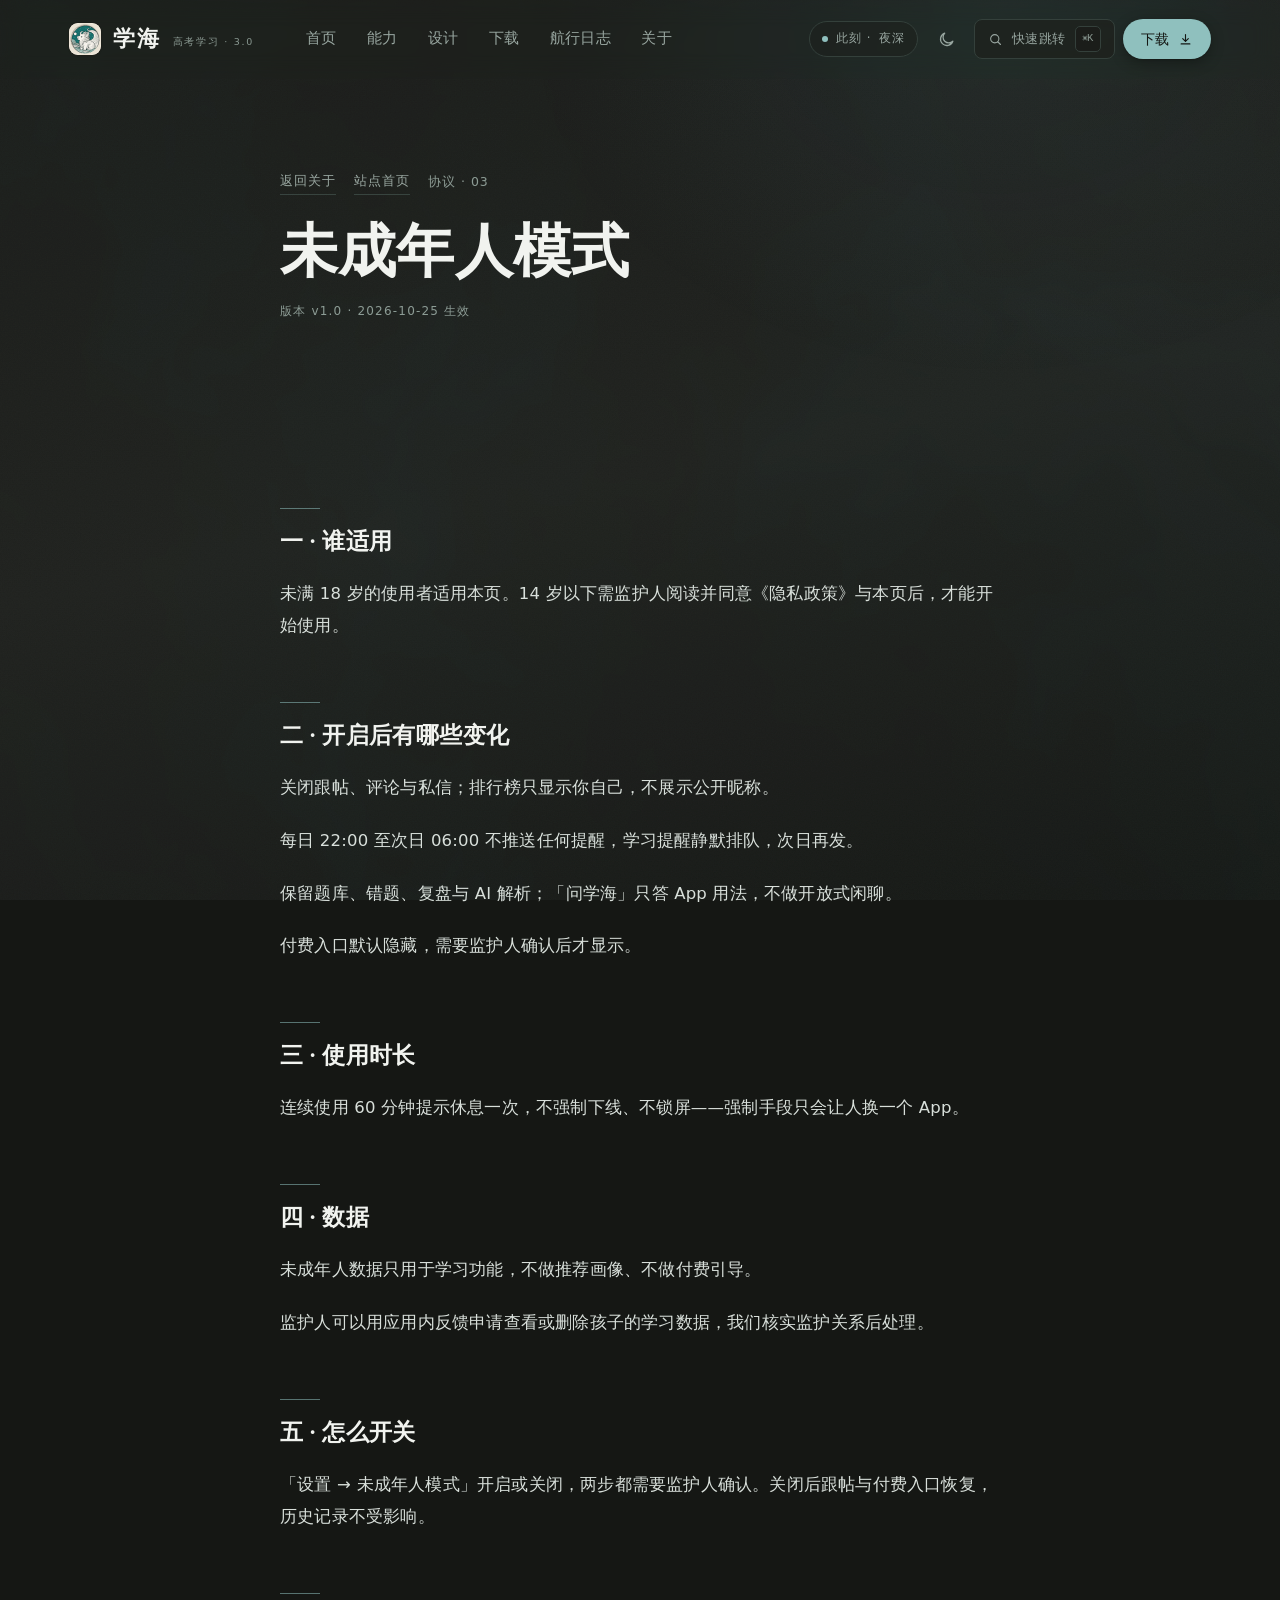
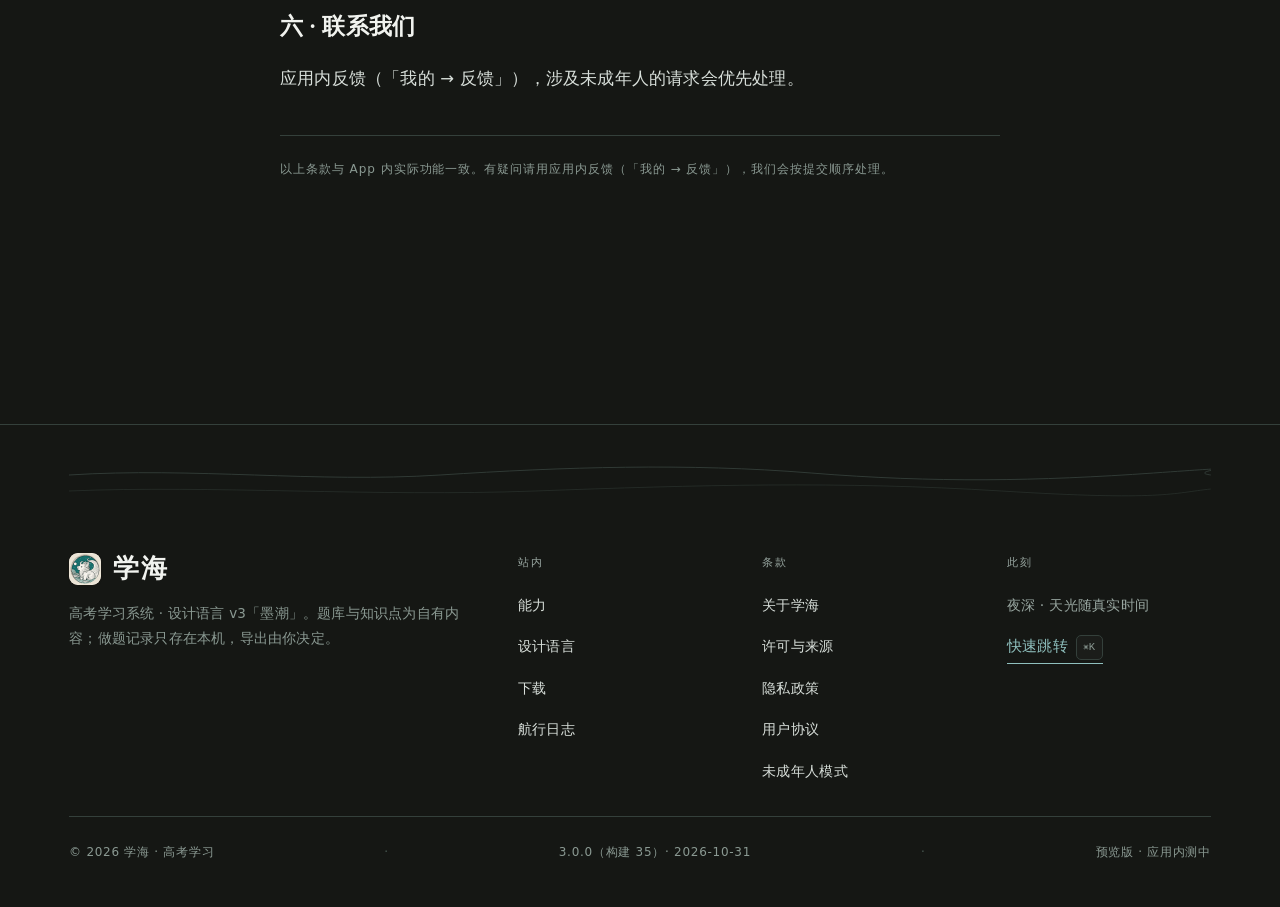
<file: legal/minor.html>
<!DOCTYPE html>
<html lang="zh-CN" data-base="../">
<head>
<meta charset="utf-8">
<meta name="viewport" content="width=device-width, initial-scale=1">
<title>未成年人模式 · 学海</title>
<meta name="description" content="学海未成年人模式：14 岁以下需监护人阅读并同意后才能使用；未成年人数据只用于学习功能。">
<meta name="theme-color" content="#FAF9F5">
<meta name="view-transition" content="same-origin">
<script>document.documentElement.classList.add('js');</script>
<link rel="icon" href="../assets/img/appicon-32.png" sizes="32x32">
<link rel="icon" href="../assets/img/appicon-192.png" sizes="192x192">
<link rel="apple-touch-icon" href="../assets/img/appicon-180.png">
<link rel="manifest" href="../site.webmanifest">
<link rel="stylesheet" href="../assets/css/base.css">
<link rel="stylesheet" href="../assets/css/components.css">
<link rel="stylesheet" href="../assets/css/pages.css">
<meta property="og:type" content="website">
<meta property="og:title" content="未成年人模式 · 学海">
<meta property="og:description" content="学海未成年人模式：14 岁以下需监护人阅读并同意后才能使用；未成年人数据只用于学习功能。">
<link rel="canonical" href="https://doctor-who-134.github.io/xuehai-site/legal/minor.html">
<meta property="og:url" content="https://doctor-who-134.github.io/xuehai-site/legal/minor.html">
<meta property="og:image" content="https://doctor-who-134.github.io/xuehai-site/assets/img/og-cover.png">
<meta property="og:site_name" content="学海">
<meta name="twitter:card" content="summary_large_image">
  <link rel="stylesheet" href="../assets/css/unify.css">
</head>
<body class="page-legal">
<a class="skip" href="#main">跳到正文</a>
<div class="world-glow" aria-hidden="true"></div>

<header class="site-head">
  <div class="head-in">
    <a class="brand" href="../index.html" aria-label="学海官网首页">
      <img class="brand-mark" src="../assets/img/appicon-64.png" width="32" height="32" alt="" aria-hidden="true">
      <span class="brand-name">学海</span>
      <span class="brand-sub">高考学习 · 3.0</span>
    </a>

    <nav class="head-nav" aria-label="主导航">
      <a href="../index.html">首页</a>
      <a href="../capability.html">能力</a>
      <a href="../design.html">设计</a>
      <a href="../download.html">下载</a>
      <a href="../changelog.html">航行日志</a>
      <a href="../about.html">关于</a>
    </nav>

    <div class="head-tools">
      <span class="now-chip"><i aria-hidden="true"></i>此刻 · <span data-now>午后</span></span>
      <button class="icon-btn" type="button" data-theme-btn aria-label="切到夜读" aria-pressed="false">
        <svg class="i-sun" viewBox="0 0 24 24" fill="none" stroke="currentColor" stroke-width="1.6" stroke-linecap="round" aria-hidden="true"><circle cx="12" cy="12" r="4.2"/><path d="M12 2.6v2.2M12 19.2v2.2M2.6 12h2.2M19.2 12h2.2M5.3 5.3l1.6 1.6M17.1 17.1l1.6 1.6M18.7 5.3l-1.6 1.6M6.9 17.1l-1.6 1.6"/></svg>
        <svg class="i-moon" viewBox="0 0 24 24" fill="none" stroke="currentColor" stroke-width="1.6" stroke-linecap="round" stroke-linejoin="round" aria-hidden="true"><path d="M20 14.2A8 8 0 1 1 9.8 4a6.6 6.6 0 0 0 10.2 10.2Z"/></svg>
      </button>
      <button class="search-btn" type="button" data-palette-open aria-label="打开快速跳转（⌘K）">
        <svg viewBox="0 0 24 24" fill="none" stroke="currentColor" stroke-width="1.7" stroke-linecap="round" aria-hidden="true"><circle cx="10.8" cy="10.8" r="6.6"/><path d="M15.6 15.6 20 20"/></svg>
        <span>快速跳转</span><kbd>⌘K</kbd>
      </button>
      <a class="btn-dl" href="../download.html">
        <span>下载</span>
        <svg viewBox="0 0 24 24" fill="none" stroke="currentColor" stroke-width="1.8" stroke-linecap="round" stroke-linejoin="round" aria-hidden="true"><path d="M12 4v11M7.5 10.5 12 15l4.5-4.5M5 19h14"/></svg>
      </a>
      <button class="icon-btn nav-toggle" type="button" aria-expanded="false" aria-label="展开导航">
        <svg viewBox="0 0 24 24" fill="none" stroke="currentColor" stroke-width="1.7" stroke-linecap="round" aria-hidden="true"><path d="M4 7h16M4 12h16M4 17h16"/></svg>
      </button>
    </div>
  </div>
</header>

<nav class="dock" aria-label="移动导航">
  <a href="../index.html">
    <svg viewBox="0 0 24 24" fill="none" stroke="currentColor" stroke-width="1.6" stroke-linecap="round" stroke-linejoin="round" aria-hidden="true"><path d="M4 10.5 12 4l8 6.5V20a1 1 0 0 1-1 1h-4.5v-6h-5v6H5a1 1 0 0 1-1-1z"/></svg>
    <span>首页</span>
  </a>
  <a href="../capability.html">
    <svg viewBox="0 0 24 24" fill="none" stroke="currentColor" stroke-width="1.6" stroke-linecap="round" stroke-linejoin="round" aria-hidden="true"><rect x="3.5" y="3.5" width="7" height="7" rx="1.4"/><rect x="13.5" y="3.5" width="7" height="7" rx="1.4"/><rect x="3.5" y="13.5" width="7" height="7" rx="1.4"/><rect x="13.5" y="13.5" width="7" height="7" rx="1.4"/></svg>
    <span>能力</span>
  </a>
  <a href="../design.html">
    <svg viewBox="0 0 24 24" fill="none" stroke="currentColor" stroke-width="1.6" stroke-linecap="round" stroke-linejoin="round" aria-hidden="true"><path d="M12 3.5c5 0 8.5 3.4 8.5 7.4 0 2.6-1.8 4.1-3.9 4.1h-1.5c-1.2 0-2 .9-2 1.9 0 .5.2 1 .4 1.4.2.3.3.6.3.9 0 .9-.9 1.6-2.2 1.6-4.6 0-8.1-4.1-8.1-9 0-4.6 3.9-8.3 8.5-8.3Z"/><circle cx="8.4" cy="9.2" r=".9" fill="currentColor" stroke="none"/><circle cx="12" cy="7.4" r=".9" fill="currentColor" stroke="none"/><circle cx="15.4" cy="9.4" r=".9" fill="currentColor" stroke="none"/></svg>
    <span>设计</span>
  </a>
  <a href="../download.html">
    <svg viewBox="0 0 24 24" fill="none" stroke="currentColor" stroke-width="1.6" stroke-linecap="round" stroke-linejoin="round" aria-hidden="true"><path d="M12 4v11M7.5 10.5 12 15l4.5-4.5M5 19h14"/></svg>
    <span>下载</span>
  </a>
  <button type="button" data-palette-open aria-label="快速跳转">
    <svg viewBox="0 0 24 24" fill="none" stroke="currentColor" stroke-width="1.7" stroke-linecap="round" aria-hidden="true"><circle cx="10.8" cy="10.8" r="6.6"/><path d="M15.6 15.6 20 20"/></svg>
    <span>跳转</span>
  </button>
</nav>

<main id="main">

<section class="legal-hero">
  <div class="wrap-prose">
    <nav class="legal-back" aria-label="页面返回" data-reveal>
      <a href="../about.html">返回关于</a>
      <a href="../index.html">站点首页</a>
      <span>协议 · 03</span>
    </nav>
    <h1 class="legal-title" data-reveal data-delay="1">未成年人模式</h1>
    <p class="legal-meta" data-reveal data-delay="2">版本 v1.0 · 2026-10-25 生效</p>
  </div>
</section>

<section class="sect-tight">
  <div class="wrap-prose">
    <div class="prose" data-reveal>
<h2>一 · 谁适用</h2>
        <p>未满 18 岁的使用者适用本页。14 岁以下需监护人阅读并同意《隐私政策》与本页后，才能开始使用。</p>
        <h2>二 · 开启后有哪些变化</h2>
        <p>关闭跟帖、评论与私信；排行榜只显示你自己，不展示公开昵称。</p>
        <p>每日 22:00 至次日 06:00 不推送任何提醒，学习提醒静默排队，次日再发。</p>
        <p>保留题库、错题、复盘与 AI 解析；「问学海」只答 App 用法，不做开放式闲聊。</p>
        <p>付费入口默认隐藏，需要监护人确认后才显示。</p>
        <h2>三 · 使用时长</h2>
        <p>连续使用 60 分钟提示休息一次，不强制下线、不锁屏——强制手段只会让人换一个 App。</p>
        <h2>四 · 数据</h2>
        <p>未成年人数据只用于学习功能，不做推荐画像、不做付费引导。</p>
        <p>监护人可以用应用内反馈申请查看或删除孩子的学习数据，我们核实监护关系后处理。</p>
        <h2>五 · 怎么开关</h2>
        <p>「设置 → 未成年人模式」开启或关闭，两步都需要监护人确认。关闭后跟帖与付费入口恢复，历史记录不受影响。</p>
        <h2>六 · 联系我们</h2>
        <p>应用内反馈（「我的 → 反馈」），涉及未成年人的请求会优先处理。</p>
    </div>
    <div class="legal-foot">
      <p class="prose-meta">以上条款与 App 内实际功能一致。有疑问请用应用内反馈（「我的 → 反馈」），我们会按提交顺序处理。</p>
    </div>
  </div>
</section>
</main>

<footer class="site-foot">
  <div class="wrap-wide">
    <div class="foot-in">
      <div class="foot-brand">
        <a class="brand" href="../index.html" aria-label="学海官网首页">
          <img class="brand-mark" src="../assets/img/appicon-64.png" width="32" height="32" alt="" aria-hidden="true">
          <span class="brand-name">学海</span>
        </a>
        <p>高考学习系统 · 设计语言 v3「墨潮」。题库与知识点为自有内容；做题记录只存在本机，导出由你决定。</p>
      </div>
      <div class="foot-col">
        <h4>站内</h4>
        <ul>
          <li><a href="../capability.html">能力</a></li>
          <li><a href="../design.html">设计语言</a></li>
          <li><a href="../download.html">下载</a></li>
          <li><a href="../changelog.html">航行日志</a></li>
        </ul>
      </div>
      <div class="foot-col">
        <h4>条款</h4>
        <ul>
          <li><a href="../about.html">关于学海</a></li>
          <li><a href="../about.html#licenses">许可与来源</a></li>
          <li><a href="../legal/privacy.html">隐私政策</a></li>
          <li><a href="../legal/terms.html">用户协议</a></li>
          <li><a href="../legal/minor.html">未成年人模式</a></li>
        </ul>
      </div>
      <div class="foot-col">
        <h4>此刻</h4>
        <ul>
          <li><span class="small"><span data-now>午后</span> · 天光随真实时间</span></li>
          <li><button class="text-link" type="button" data-palette-open>快速跳转 <kbd class="kbd-inline">⌘K</kbd></button></li>
        </ul>
      </div>
    </div>
    <div class="foot-base">
      <span>© <span data-year>2026</span> 学海 · 高考学习</span>
      <span class="dot" aria-hidden="true">·</span>
      <span>3.0.0（构建 35）· 2026-10-31</span>
      <span class="dot" aria-hidden="true">·</span>
      <span>预览版 · 应用内测中</span>
    </div>
  </div>
</footer>

<!-- 命令面板 -->
<div class="palette" aria-hidden="true">
  <div class="palette-panel" role="dialog" aria-modal="true" aria-label="快速跳转">
    <div class="palette-input">
      <svg viewBox="0 0 24 24" fill="none" stroke="currentColor" stroke-width="1.7" stroke-linecap="round" aria-hidden="true"><circle cx="10.8" cy="10.8" r="6.6"/><path d="M15.6 15.6 20 20"/></svg>
      <input type="text" placeholder="跳到哪里？输入页面名或关键词" aria-label="搜索目的地" autocomplete="off">
    </div>
    <ul class="palette-list" role="listbox" aria-label="目的地"></ul>
    <div class="palette-foot"><span><kbd>↑</kbd><kbd>↓</kbd> 选择</span><span><kbd>↵</kbd> 打开</span><span><kbd>esc</kbd> 关闭</span></div>
  </div>
</div>

<!-- 光箱 -->
<div class="lightbox" role="dialog" aria-modal="true" aria-label="查看原图">
  <button class="lightbox-close" type="button" aria-label="关闭">
    <svg viewBox="0 0 24 24" fill="none" stroke="currentColor" stroke-width="1.8" stroke-linecap="round" aria-hidden="true"><path d="M6 6l12 12M18 6 6 18"/></svg>
  </button>
  <img alt="">
</div>

<script src="../assets/js/site.js"></script>
  <script src="../assets/js/tide.js"></script>
  <script src="../assets/js/unify.js"></script>
</body>
</html>
</file>
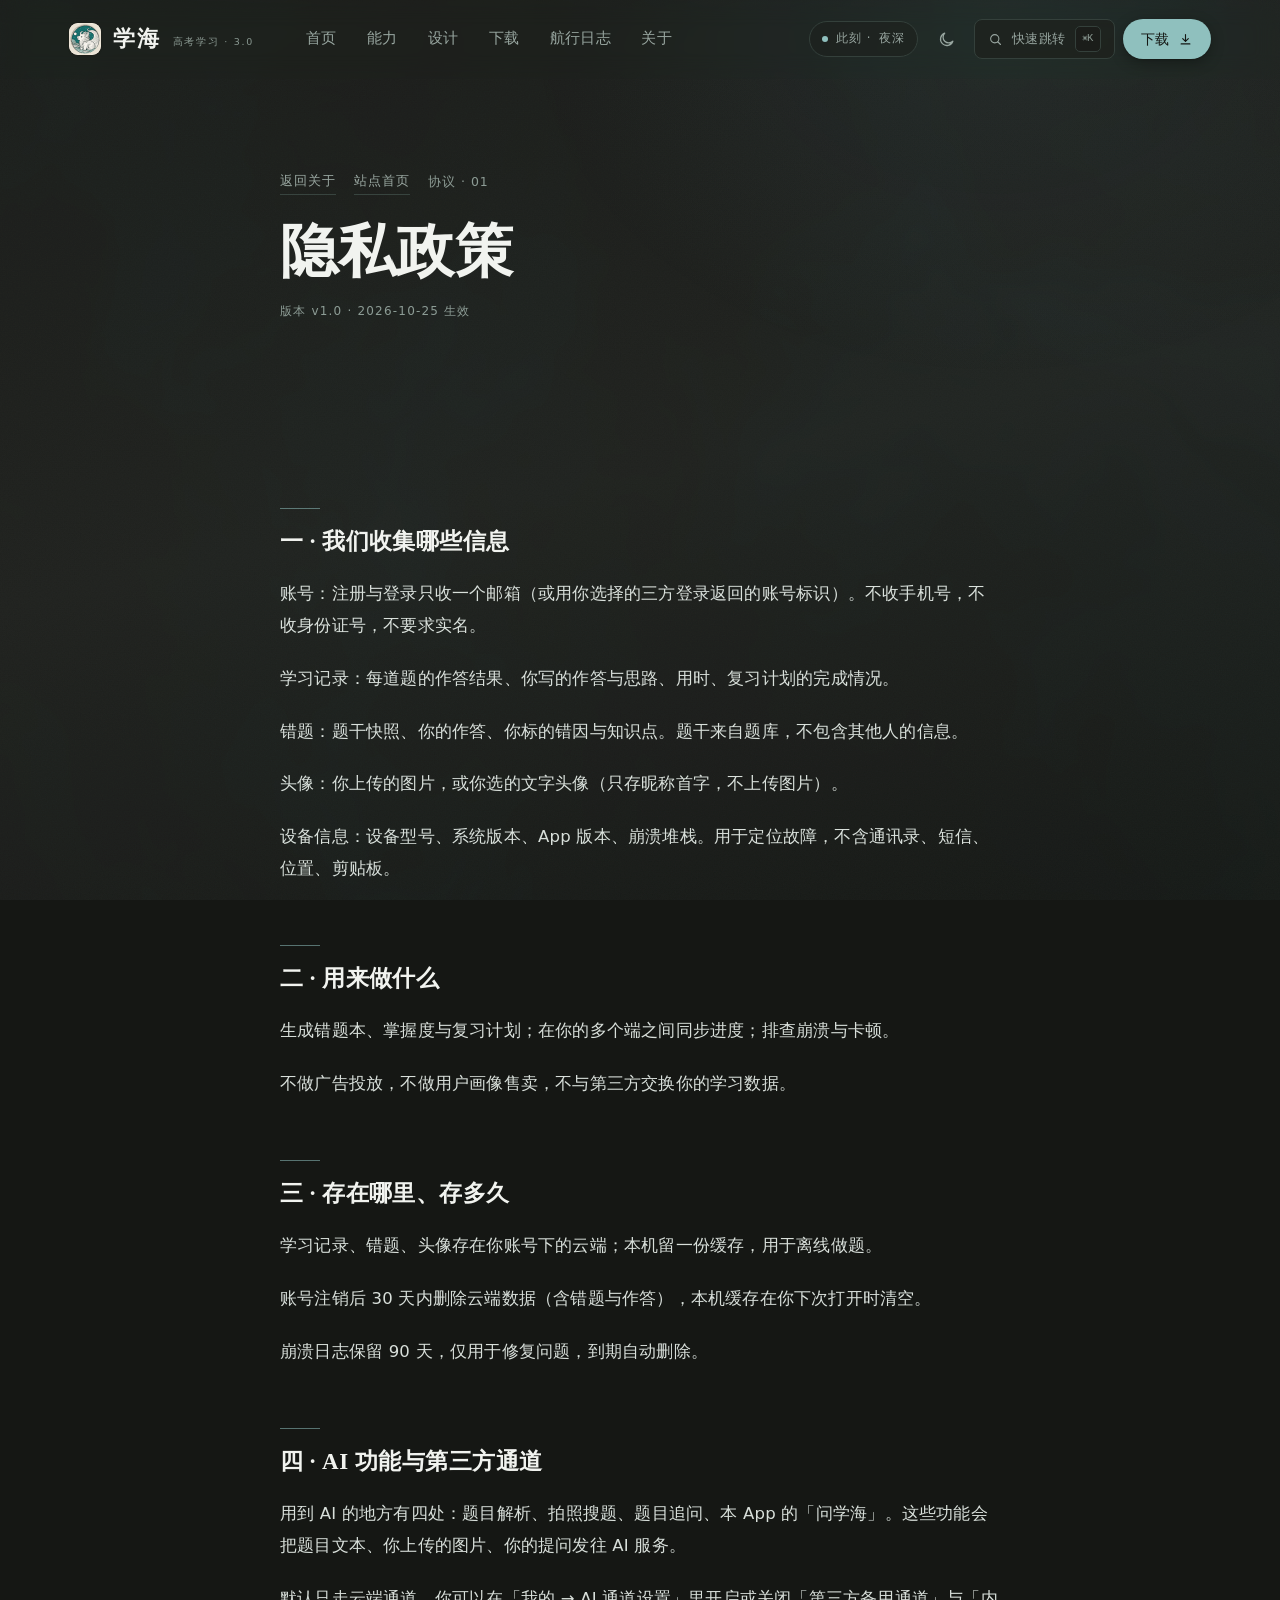
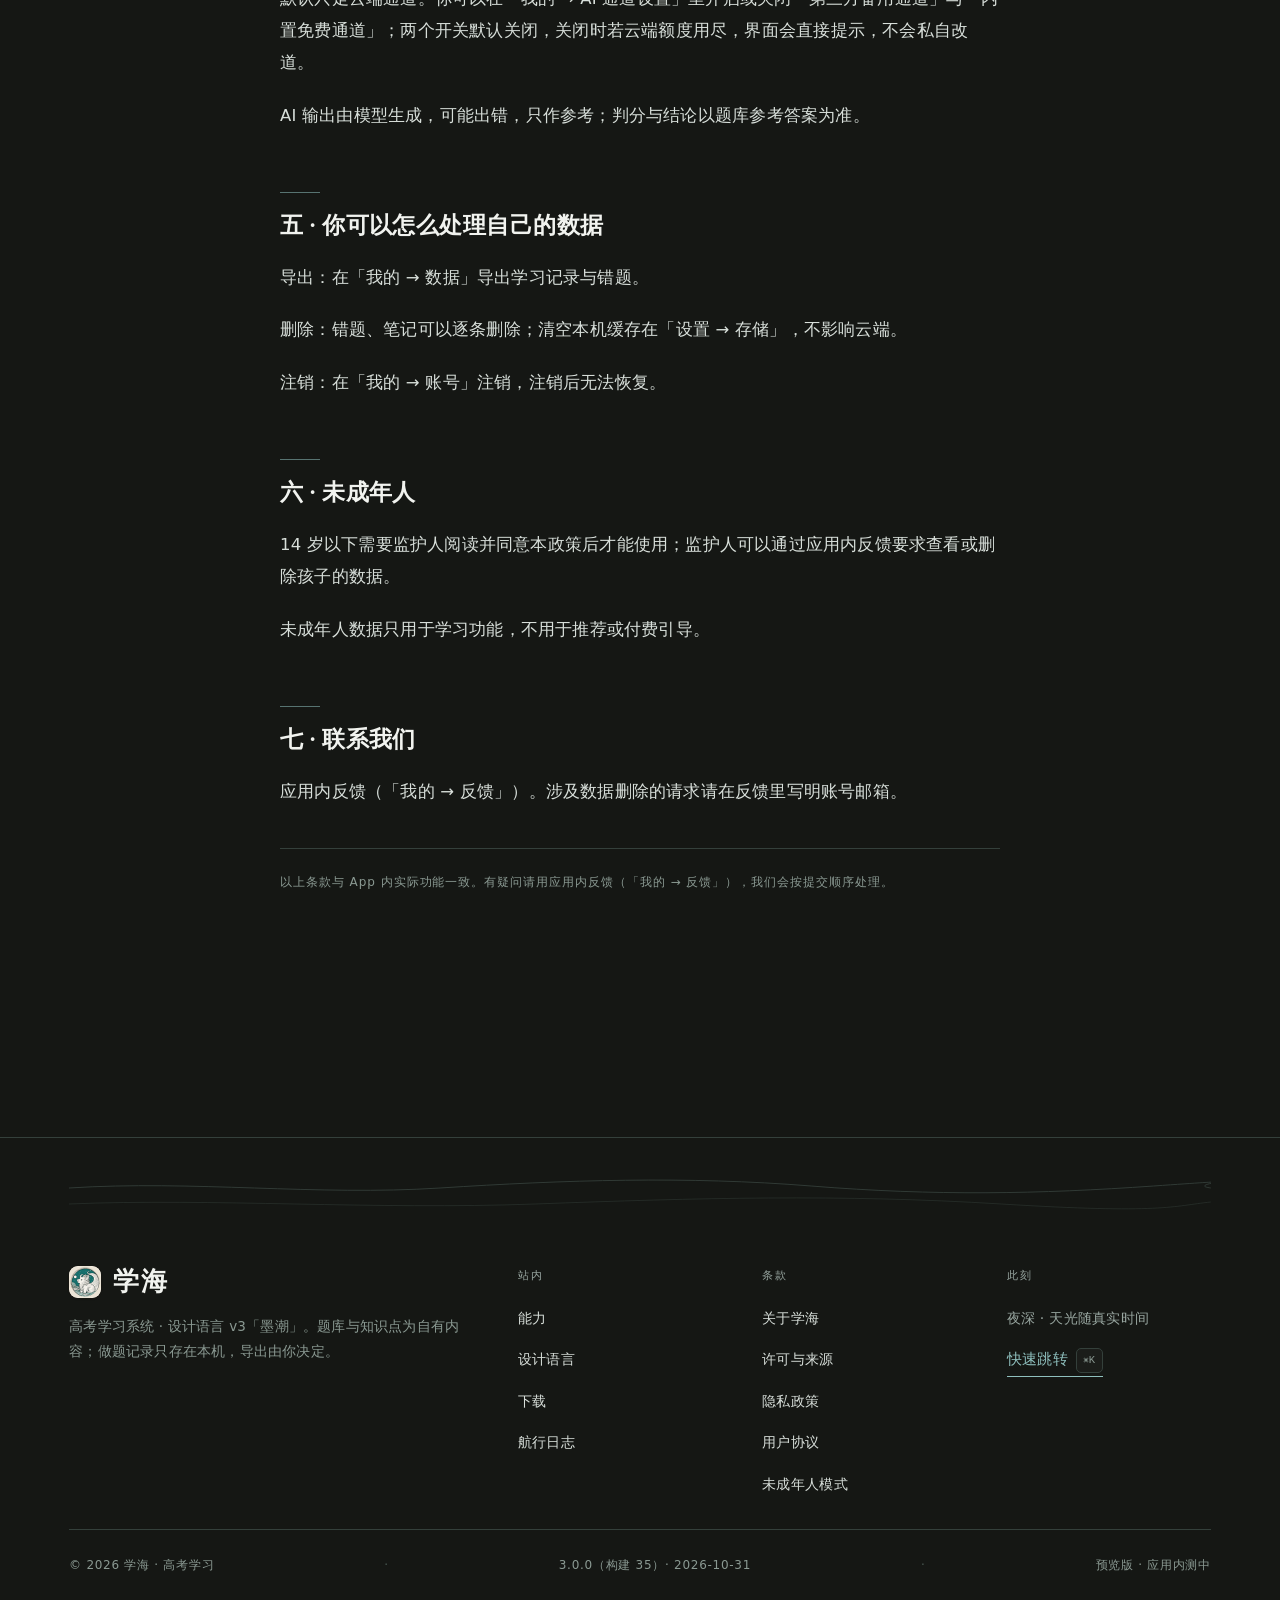
<file: legal/privacy.html>
<!DOCTYPE html>
<html lang="zh-CN" data-base="../">
<head>
<meta charset="utf-8">
<meta name="viewport" content="width=device-width, initial-scale=1">
<title>隐私政策 · 学海</title>
<meta name="description" content="学海隐私政策：收什么、干什么用、存多久、怎么关。版本 v1.0 · 2026-10-25 生效。">
<meta name="theme-color" content="#FAF9F5">
<meta name="view-transition" content="same-origin">
<script>document.documentElement.classList.add('js');</script>
<link rel="icon" href="../assets/img/appicon-32.png" sizes="32x32">
<link rel="icon" href="../assets/img/appicon-192.png" sizes="192x192">
<link rel="apple-touch-icon" href="../assets/img/appicon-180.png">
<link rel="manifest" href="../site.webmanifest">
<link rel="stylesheet" href="../assets/css/base.css">
<link rel="stylesheet" href="../assets/css/components.css">
<link rel="stylesheet" href="../assets/css/pages.css">
<meta property="og:type" content="website">
<meta property="og:title" content="隐私政策 · 学海">
<meta property="og:description" content="学海隐私政策：收什么、干什么用、存多久、怎么关。版本 v1.0 · 2026-10-25 生效。">
<link rel="canonical" href="https://doctor-who-134.github.io/xuehai-site/legal/privacy.html">
<meta property="og:url" content="https://doctor-who-134.github.io/xuehai-site/legal/privacy.html">
<meta property="og:image" content="https://doctor-who-134.github.io/xuehai-site/assets/img/og-cover.png">
<meta property="og:site_name" content="学海">
<meta name="twitter:card" content="summary_large_image">
  <link rel="stylesheet" href="../assets/css/unify.css">
</head>
<body class="page-legal">
<a class="skip" href="#main">跳到正文</a>
<div class="world-glow" aria-hidden="true"></div>

<header class="site-head">
  <div class="head-in">
    <a class="brand" href="../index.html" aria-label="学海官网首页">
      <img class="brand-mark" src="../assets/img/appicon-64.png" width="32" height="32" alt="" aria-hidden="true">
      <span class="brand-name">学海</span>
      <span class="brand-sub">高考学习 · 3.0</span>
    </a>

    <nav class="head-nav" aria-label="主导航">
      <a href="../index.html">首页</a>
      <a href="../capability.html">能力</a>
      <a href="../design.html">设计</a>
      <a href="../download.html">下载</a>
      <a href="../changelog.html">航行日志</a>
      <a href="../about.html">关于</a>
    </nav>

    <div class="head-tools">
      <span class="now-chip"><i aria-hidden="true"></i>此刻 · <span data-now>午后</span></span>
      <button class="icon-btn" type="button" data-theme-btn aria-label="切到夜读" aria-pressed="false">
        <svg class="i-sun" viewBox="0 0 24 24" fill="none" stroke="currentColor" stroke-width="1.6" stroke-linecap="round" aria-hidden="true"><circle cx="12" cy="12" r="4.2"/><path d="M12 2.6v2.2M12 19.2v2.2M2.6 12h2.2M19.2 12h2.2M5.3 5.3l1.6 1.6M17.1 17.1l1.6 1.6M18.7 5.3l-1.6 1.6M6.9 17.1l-1.6 1.6"/></svg>
        <svg class="i-moon" viewBox="0 0 24 24" fill="none" stroke="currentColor" stroke-width="1.6" stroke-linecap="round" stroke-linejoin="round" aria-hidden="true"><path d="M20 14.2A8 8 0 1 1 9.8 4a6.6 6.6 0 0 0 10.2 10.2Z"/></svg>
      </button>
      <button class="search-btn" type="button" data-palette-open aria-label="打开快速跳转（⌘K）">
        <svg viewBox="0 0 24 24" fill="none" stroke="currentColor" stroke-width="1.7" stroke-linecap="round" aria-hidden="true"><circle cx="10.8" cy="10.8" r="6.6"/><path d="M15.6 15.6 20 20"/></svg>
        <span>快速跳转</span><kbd>⌘K</kbd>
      </button>
      <a class="btn-dl" href="../download.html">
        <span>下载</span>
        <svg viewBox="0 0 24 24" fill="none" stroke="currentColor" stroke-width="1.8" stroke-linecap="round" stroke-linejoin="round" aria-hidden="true"><path d="M12 4v11M7.5 10.5 12 15l4.5-4.5M5 19h14"/></svg>
      </a>
      <button class="icon-btn nav-toggle" type="button" aria-expanded="false" aria-label="展开导航">
        <svg viewBox="0 0 24 24" fill="none" stroke="currentColor" stroke-width="1.7" stroke-linecap="round" aria-hidden="true"><path d="M4 7h16M4 12h16M4 17h16"/></svg>
      </button>
    </div>
  </div>
</header>

<nav class="dock" aria-label="移动导航">
  <a href="../index.html">
    <svg viewBox="0 0 24 24" fill="none" stroke="currentColor" stroke-width="1.6" stroke-linecap="round" stroke-linejoin="round" aria-hidden="true"><path d="M4 10.5 12 4l8 6.5V20a1 1 0 0 1-1 1h-4.5v-6h-5v6H5a1 1 0 0 1-1-1z"/></svg>
    <span>首页</span>
  </a>
  <a href="../capability.html">
    <svg viewBox="0 0 24 24" fill="none" stroke="currentColor" stroke-width="1.6" stroke-linecap="round" stroke-linejoin="round" aria-hidden="true"><rect x="3.5" y="3.5" width="7" height="7" rx="1.4"/><rect x="13.5" y="3.5" width="7" height="7" rx="1.4"/><rect x="3.5" y="13.5" width="7" height="7" rx="1.4"/><rect x="13.5" y="13.5" width="7" height="7" rx="1.4"/></svg>
    <span>能力</span>
  </a>
  <a href="../design.html">
    <svg viewBox="0 0 24 24" fill="none" stroke="currentColor" stroke-width="1.6" stroke-linecap="round" stroke-linejoin="round" aria-hidden="true"><path d="M12 3.5c5 0 8.5 3.4 8.5 7.4 0 2.6-1.8 4.1-3.9 4.1h-1.5c-1.2 0-2 .9-2 1.9 0 .5.2 1 .4 1.4.2.3.3.6.3.9 0 .9-.9 1.6-2.2 1.6-4.6 0-8.1-4.1-8.1-9 0-4.6 3.9-8.3 8.5-8.3Z"/><circle cx="8.4" cy="9.2" r=".9" fill="currentColor" stroke="none"/><circle cx="12" cy="7.4" r=".9" fill="currentColor" stroke="none"/><circle cx="15.4" cy="9.4" r=".9" fill="currentColor" stroke="none"/></svg>
    <span>设计</span>
  </a>
  <a href="../download.html">
    <svg viewBox="0 0 24 24" fill="none" stroke="currentColor" stroke-width="1.6" stroke-linecap="round" stroke-linejoin="round" aria-hidden="true"><path d="M12 4v11M7.5 10.5 12 15l4.5-4.5M5 19h14"/></svg>
    <span>下载</span>
  </a>
  <button type="button" data-palette-open aria-label="快速跳转">
    <svg viewBox="0 0 24 24" fill="none" stroke="currentColor" stroke-width="1.7" stroke-linecap="round" aria-hidden="true"><circle cx="10.8" cy="10.8" r="6.6"/><path d="M15.6 15.6 20 20"/></svg>
    <span>跳转</span>
  </button>
</nav>

<main id="main">

<section class="legal-hero">
  <div class="wrap-prose">
    <nav class="legal-back" aria-label="页面返回" data-reveal>
      <a href="../about.html">返回关于</a>
      <a href="../index.html">站点首页</a>
      <span>协议 · 01</span>
    </nav>
    <h1 class="legal-title" data-reveal data-delay="1">隐私政策</h1>
    <p class="legal-meta" data-reveal data-delay="2">版本 v1.0 · 2026-10-25 生效</p>
  </div>
</section>

<section class="sect-tight">
  <div class="wrap-prose">
    <div class="prose" data-reveal>
<h2>一 · 我们收集哪些信息</h2>
        <p>账号：注册与登录只收一个邮箱（或用你选择的三方登录返回的账号标识）。不收手机号，不收身份证号，不要求实名。</p>
        <p>学习记录：每道题的作答结果、你写的作答与思路、用时、复习计划的完成情况。</p>
        <p>错题：题干快照、你的作答、你标的错因与知识点。题干来自题库，不包含其他人的信息。</p>
        <p>头像：你上传的图片，或你选的文字头像（只存昵称首字，不上传图片）。</p>
        <p>设备信息：设备型号、系统版本、App 版本、崩溃堆栈。用于定位故障，不含通讯录、短信、位置、剪贴板。</p>
        <h2>二 · 用来做什么</h2>
        <p>生成错题本、掌握度与复习计划；在你的多个端之间同步进度；排查崩溃与卡顿。</p>
        <p>不做广告投放，不做用户画像售卖，不与第三方交换你的学习数据。</p>
        <h2>三 · 存在哪里、存多久</h2>
        <p>学习记录、错题、头像存在你账号下的云端；本机留一份缓存，用于离线做题。</p>
        <p>账号注销后 30 天内删除云端数据（含错题与作答），本机缓存在你下次打开时清空。</p>
        <p>崩溃日志保留 90 天，仅用于修复问题，到期自动删除。</p>
        <h2>四 · AI 功能与第三方通道</h2>
        <p>用到 AI 的地方有四处：题目解析、拍照搜题、题目追问、本 App 的「问学海」。这些功能会把题目文本、你上传的图片、你的提问发往 AI 服务。</p>
        <p>默认只走云端通道。你可以在「我的 → AI 通道设置」里开启或关闭「第三方备用通道」与「内置免费通道」；两个开关默认关闭，关闭时若云端额度用尽，界面会直接提示，不会私自改道。</p>
        <p>AI 输出由模型生成，可能出错，只作参考；判分与结论以题库参考答案为准。</p>
        <h2>五 · 你可以怎么处理自己的数据</h2>
        <p>导出：在「我的 → 数据」导出学习记录与错题。</p>
        <p>删除：错题、笔记可以逐条删除；清空本机缓存在「设置 → 存储」，不影响云端。</p>
        <p>注销：在「我的 → 账号」注销，注销后无法恢复。</p>
        <h2>六 · 未成年人</h2>
        <p>14 岁以下需要监护人阅读并同意本政策后才能使用；监护人可以通过应用内反馈要求查看或删除孩子的数据。</p>
        <p>未成年人数据只用于学习功能，不用于推荐或付费引导。</p>
        <h2>七 · 联系我们</h2>
        <p>应用内反馈（「我的 → 反馈」）。涉及数据删除的请求请在反馈里写明账号邮箱。</p>
    </div>
    <div class="legal-foot">
      <p class="prose-meta">以上条款与 App 内实际功能一致。有疑问请用应用内反馈（「我的 → 反馈」），我们会按提交顺序处理。</p>
    </div>
  </div>
</section>
</main>

<footer class="site-foot">
  <div class="wrap-wide">
    <div class="foot-in">
      <div class="foot-brand">
        <a class="brand" href="../index.html" aria-label="学海官网首页">
          <img class="brand-mark" src="../assets/img/appicon-64.png" width="32" height="32" alt="" aria-hidden="true">
          <span class="brand-name">学海</span>
        </a>
        <p>高考学习系统 · 设计语言 v3「墨潮」。题库与知识点为自有内容；做题记录只存在本机，导出由你决定。</p>
      </div>
      <div class="foot-col">
        <h4>站内</h4>
        <ul>
          <li><a href="../capability.html">能力</a></li>
          <li><a href="../design.html">设计语言</a></li>
          <li><a href="../download.html">下载</a></li>
          <li><a href="../changelog.html">航行日志</a></li>
        </ul>
      </div>
      <div class="foot-col">
        <h4>条款</h4>
        <ul>
          <li><a href="../about.html">关于学海</a></li>
          <li><a href="../about.html#licenses">许可与来源</a></li>
          <li><a href="../legal/privacy.html">隐私政策</a></li>
          <li><a href="../legal/terms.html">用户协议</a></li>
          <li><a href="../legal/minor.html">未成年人模式</a></li>
        </ul>
      </div>
      <div class="foot-col">
        <h4>此刻</h4>
        <ul>
          <li><span class="small"><span data-now>午后</span> · 天光随真实时间</span></li>
          <li><button class="text-link" type="button" data-palette-open>快速跳转 <kbd class="kbd-inline">⌘K</kbd></button></li>
        </ul>
      </div>
    </div>
    <div class="foot-base">
      <span>© <span data-year>2026</span> 学海 · 高考学习</span>
      <span class="dot" aria-hidden="true">·</span>
      <span>3.0.0（构建 35）· 2026-10-31</span>
      <span class="dot" aria-hidden="true">·</span>
      <span>预览版 · 应用内测中</span>
    </div>
  </div>
</footer>

<!-- 命令面板 -->
<div class="palette" aria-hidden="true">
  <div class="palette-panel" role="dialog" aria-modal="true" aria-label="快速跳转">
    <div class="palette-input">
      <svg viewBox="0 0 24 24" fill="none" stroke="currentColor" stroke-width="1.7" stroke-linecap="round" aria-hidden="true"><circle cx="10.8" cy="10.8" r="6.6"/><path d="M15.6 15.6 20 20"/></svg>
      <input type="text" placeholder="跳到哪里？输入页面名或关键词" aria-label="搜索目的地" autocomplete="off">
    </div>
    <ul class="palette-list" role="listbox" aria-label="目的地"></ul>
    <div class="palette-foot"><span><kbd>↑</kbd><kbd>↓</kbd> 选择</span><span><kbd>↵</kbd> 打开</span><span><kbd>esc</kbd> 关闭</span></div>
  </div>
</div>

<!-- 光箱 -->
<div class="lightbox" role="dialog" aria-modal="true" aria-label="查看原图">
  <button class="lightbox-close" type="button" aria-label="关闭">
    <svg viewBox="0 0 24 24" fill="none" stroke="currentColor" stroke-width="1.8" stroke-linecap="round" aria-hidden="true"><path d="M6 6l12 12M18 6 6 18"/></svg>
  </button>
  <img alt="">
</div>

<script src="../assets/js/site.js"></script>
  <script src="../assets/js/tide.js"></script>
  <script src="../assets/js/unify.js"></script>
</body>
</html>
</file>
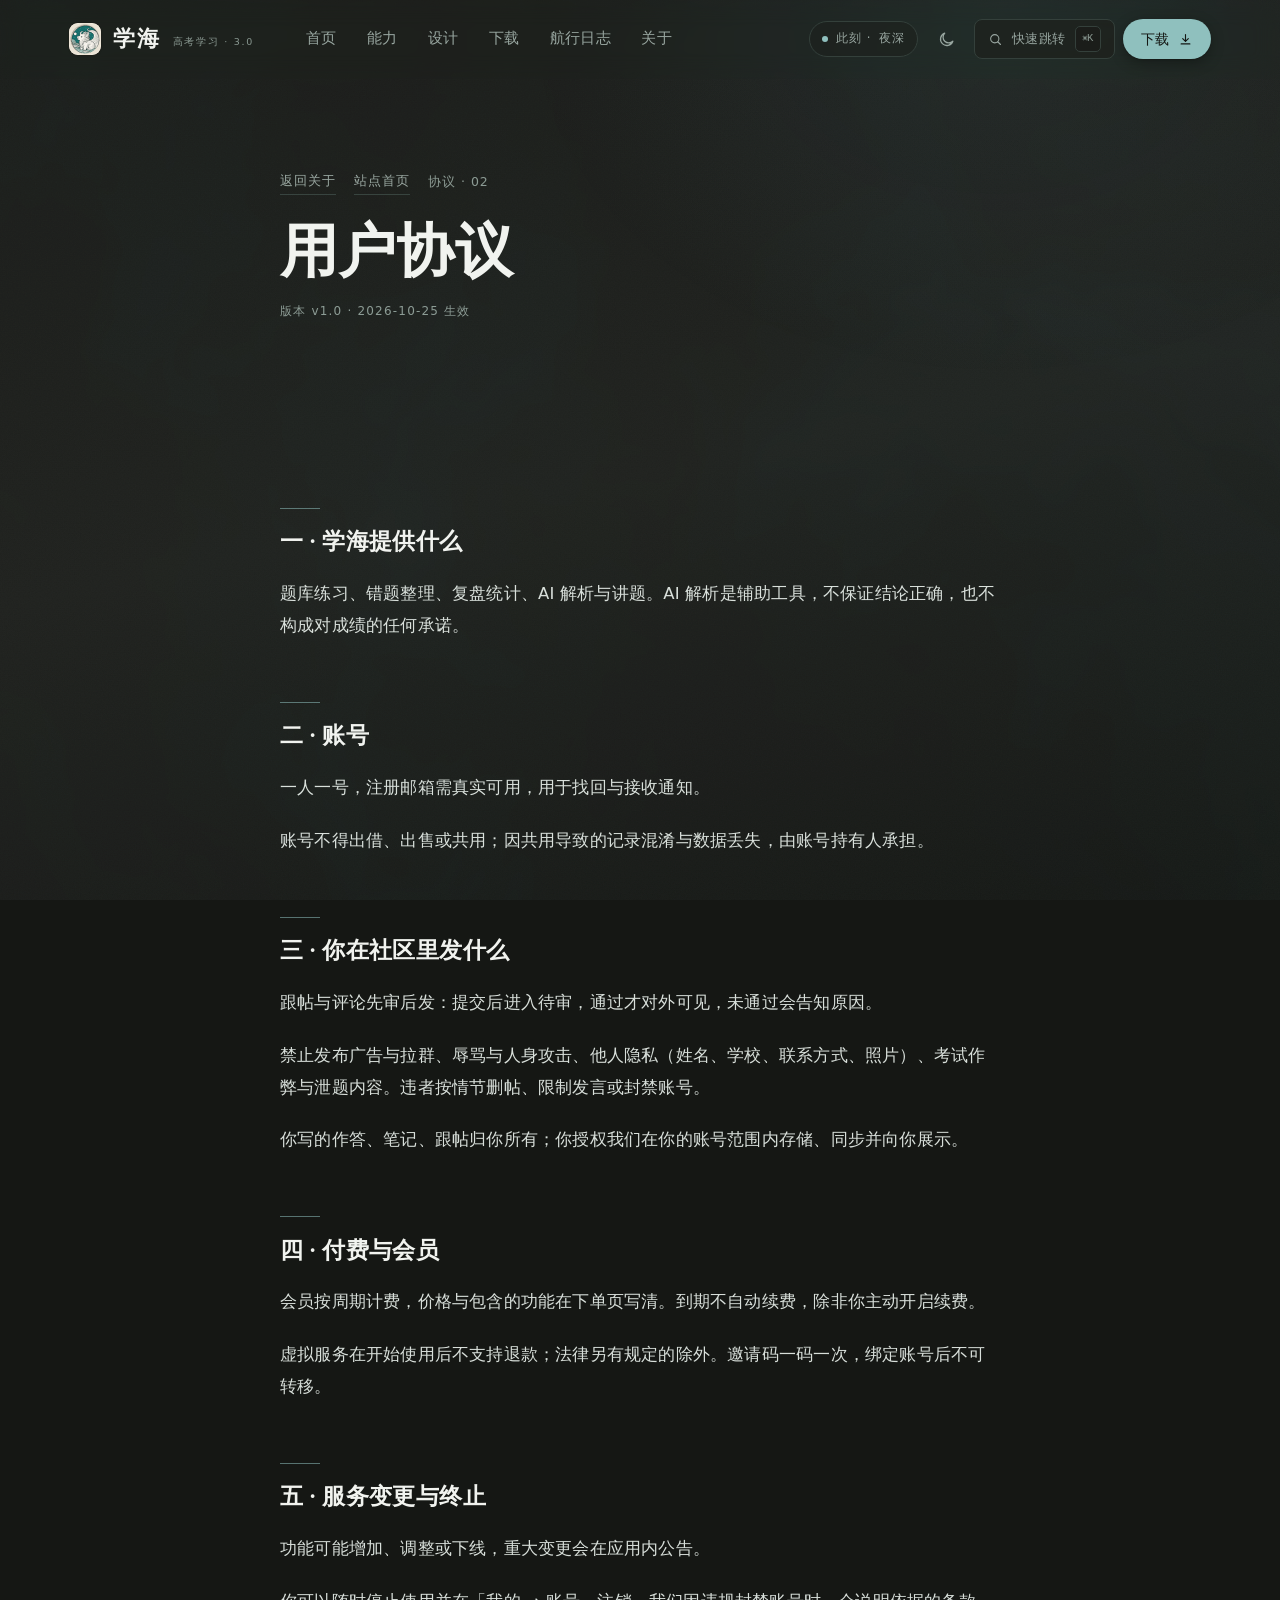
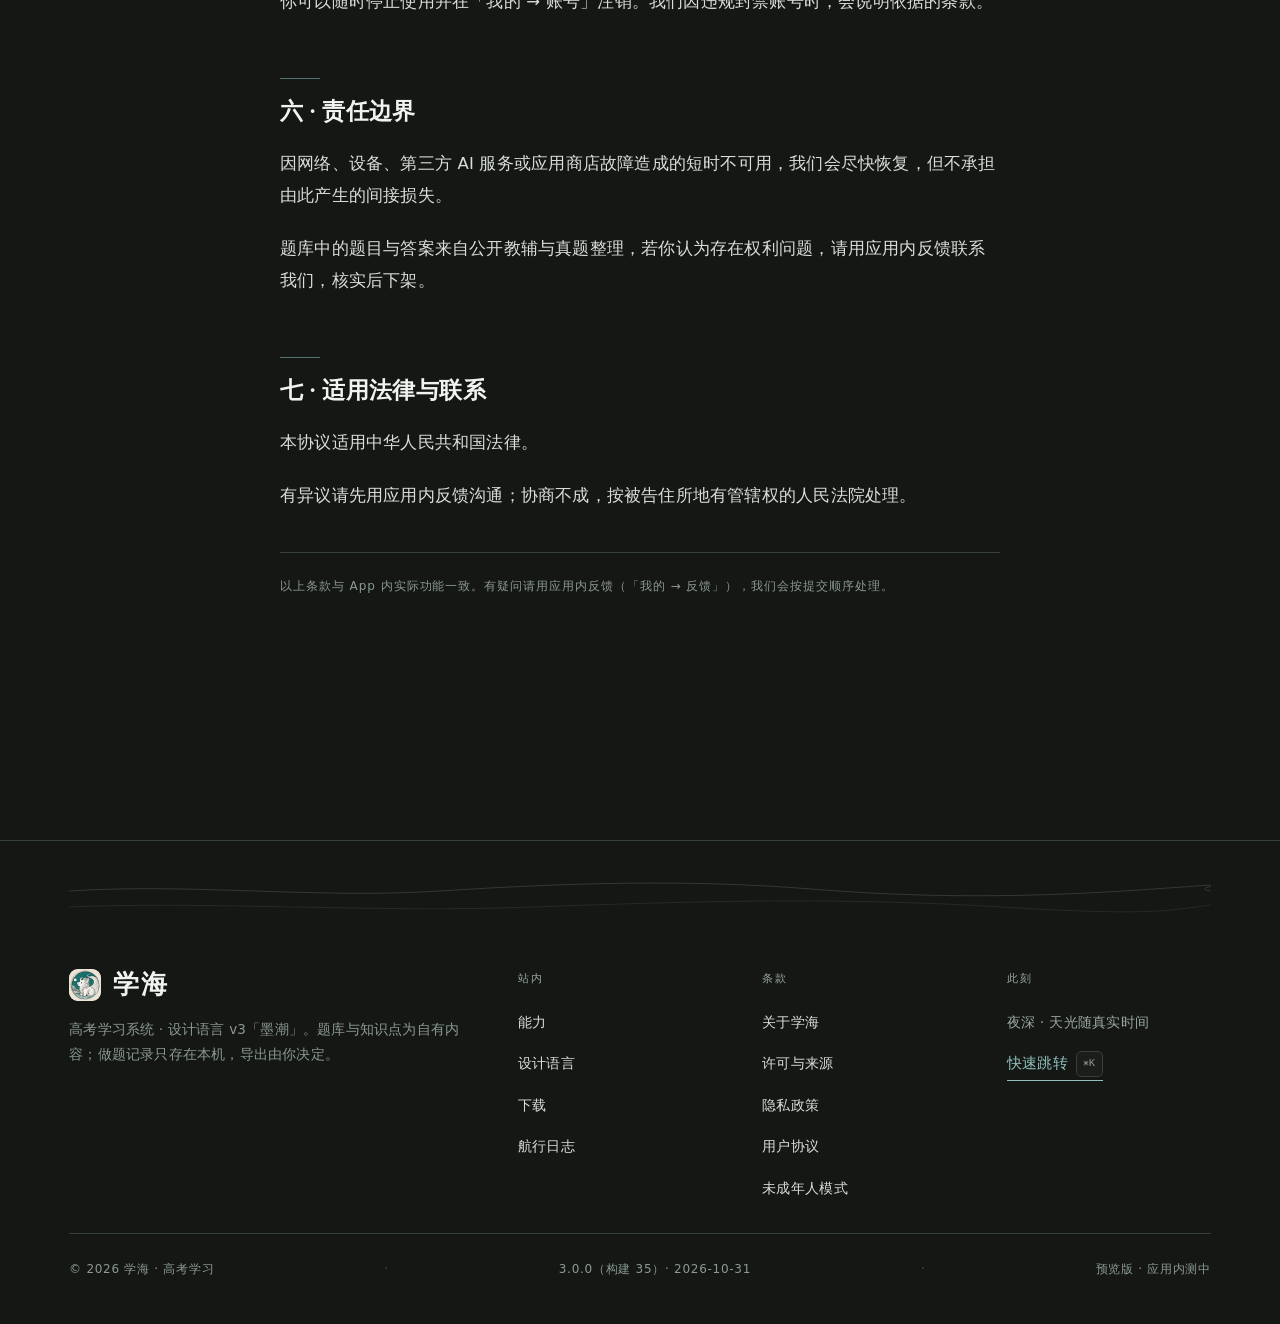
<file: legal/terms.html>
<!DOCTYPE html>
<html lang="zh-CN" data-base="../">
<head>
<meta charset="utf-8">
<meta name="viewport" content="width=device-width, initial-scale=1">
<title>用户协议 · 学海</title>
<meta name="description" content="学海用户协议：账号、内容、行为规则与责任边界。版本 v1.0 · 2026-10-25 生效。">
<meta name="theme-color" content="#FAF9F5">
<meta name="view-transition" content="same-origin">
<script>document.documentElement.classList.add('js');</script>
<link rel="icon" href="../assets/img/appicon-32.png" sizes="32x32">
<link rel="icon" href="../assets/img/appicon-192.png" sizes="192x192">
<link rel="apple-touch-icon" href="../assets/img/appicon-180.png">
<link rel="manifest" href="../site.webmanifest">
<link rel="stylesheet" href="../assets/css/base.css">
<link rel="stylesheet" href="../assets/css/components.css">
<link rel="stylesheet" href="../assets/css/pages.css">
<meta property="og:type" content="website">
<meta property="og:title" content="用户协议 · 学海">
<meta property="og:description" content="学海用户协议：账号、内容、行为规则与责任边界。版本 v1.0 · 2026-10-25 生效。">
<link rel="canonical" href="https://doctor-who-134.github.io/xuehai-site/legal/terms.html">
<meta property="og:url" content="https://doctor-who-134.github.io/xuehai-site/legal/terms.html">
<meta property="og:image" content="https://doctor-who-134.github.io/xuehai-site/assets/img/og-cover.png">
<meta property="og:site_name" content="学海">
<meta name="twitter:card" content="summary_large_image">
  <link rel="stylesheet" href="../assets/css/unify.css">
</head>
<body class="page-legal">
<a class="skip" href="#main">跳到正文</a>
<div class="world-glow" aria-hidden="true"></div>

<header class="site-head">
  <div class="head-in">
    <a class="brand" href="../index.html" aria-label="学海官网首页">
      <img class="brand-mark" src="../assets/img/appicon-64.png" width="32" height="32" alt="" aria-hidden="true">
      <span class="brand-name">学海</span>
      <span class="brand-sub">高考学习 · 3.0</span>
    </a>

    <nav class="head-nav" aria-label="主导航">
      <a href="../index.html">首页</a>
      <a href="../capability.html">能力</a>
      <a href="../design.html">设计</a>
      <a href="../download.html">下载</a>
      <a href="../changelog.html">航行日志</a>
      <a href="../about.html">关于</a>
    </nav>

    <div class="head-tools">
      <span class="now-chip"><i aria-hidden="true"></i>此刻 · <span data-now>午后</span></span>
      <button class="icon-btn" type="button" data-theme-btn aria-label="切到夜读" aria-pressed="false">
        <svg class="i-sun" viewBox="0 0 24 24" fill="none" stroke="currentColor" stroke-width="1.6" stroke-linecap="round" aria-hidden="true"><circle cx="12" cy="12" r="4.2"/><path d="M12 2.6v2.2M12 19.2v2.2M2.6 12h2.2M19.2 12h2.2M5.3 5.3l1.6 1.6M17.1 17.1l1.6 1.6M18.7 5.3l-1.6 1.6M6.9 17.1l-1.6 1.6"/></svg>
        <svg class="i-moon" viewBox="0 0 24 24" fill="none" stroke="currentColor" stroke-width="1.6" stroke-linecap="round" stroke-linejoin="round" aria-hidden="true"><path d="M20 14.2A8 8 0 1 1 9.8 4a6.6 6.6 0 0 0 10.2 10.2Z"/></svg>
      </button>
      <button class="search-btn" type="button" data-palette-open aria-label="打开快速跳转（⌘K）">
        <svg viewBox="0 0 24 24" fill="none" stroke="currentColor" stroke-width="1.7" stroke-linecap="round" aria-hidden="true"><circle cx="10.8" cy="10.8" r="6.6"/><path d="M15.6 15.6 20 20"/></svg>
        <span>快速跳转</span><kbd>⌘K</kbd>
      </button>
      <a class="btn-dl" href="../download.html">
        <span>下载</span>
        <svg viewBox="0 0 24 24" fill="none" stroke="currentColor" stroke-width="1.8" stroke-linecap="round" stroke-linejoin="round" aria-hidden="true"><path d="M12 4v11M7.5 10.5 12 15l4.5-4.5M5 19h14"/></svg>
      </a>
      <button class="icon-btn nav-toggle" type="button" aria-expanded="false" aria-label="展开导航">
        <svg viewBox="0 0 24 24" fill="none" stroke="currentColor" stroke-width="1.7" stroke-linecap="round" aria-hidden="true"><path d="M4 7h16M4 12h16M4 17h16"/></svg>
      </button>
    </div>
  </div>
</header>

<nav class="dock" aria-label="移动导航">
  <a href="../index.html">
    <svg viewBox="0 0 24 24" fill="none" stroke="currentColor" stroke-width="1.6" stroke-linecap="round" stroke-linejoin="round" aria-hidden="true"><path d="M4 10.5 12 4l8 6.5V20a1 1 0 0 1-1 1h-4.5v-6h-5v6H5a1 1 0 0 1-1-1z"/></svg>
    <span>首页</span>
  </a>
  <a href="../capability.html">
    <svg viewBox="0 0 24 24" fill="none" stroke="currentColor" stroke-width="1.6" stroke-linecap="round" stroke-linejoin="round" aria-hidden="true"><rect x="3.5" y="3.5" width="7" height="7" rx="1.4"/><rect x="13.5" y="3.5" width="7" height="7" rx="1.4"/><rect x="3.5" y="13.5" width="7" height="7" rx="1.4"/><rect x="13.5" y="13.5" width="7" height="7" rx="1.4"/></svg>
    <span>能力</span>
  </a>
  <a href="../design.html">
    <svg viewBox="0 0 24 24" fill="none" stroke="currentColor" stroke-width="1.6" stroke-linecap="round" stroke-linejoin="round" aria-hidden="true"><path d="M12 3.5c5 0 8.5 3.4 8.5 7.4 0 2.6-1.8 4.1-3.9 4.1h-1.5c-1.2 0-2 .9-2 1.9 0 .5.2 1 .4 1.4.2.3.3.6.3.9 0 .9-.9 1.6-2.2 1.6-4.6 0-8.1-4.1-8.1-9 0-4.6 3.9-8.3 8.5-8.3Z"/><circle cx="8.4" cy="9.2" r=".9" fill="currentColor" stroke="none"/><circle cx="12" cy="7.4" r=".9" fill="currentColor" stroke="none"/><circle cx="15.4" cy="9.4" r=".9" fill="currentColor" stroke="none"/></svg>
    <span>设计</span>
  </a>
  <a href="../download.html">
    <svg viewBox="0 0 24 24" fill="none" stroke="currentColor" stroke-width="1.6" stroke-linecap="round" stroke-linejoin="round" aria-hidden="true"><path d="M12 4v11M7.5 10.5 12 15l4.5-4.5M5 19h14"/></svg>
    <span>下载</span>
  </a>
  <button type="button" data-palette-open aria-label="快速跳转">
    <svg viewBox="0 0 24 24" fill="none" stroke="currentColor" stroke-width="1.7" stroke-linecap="round" aria-hidden="true"><circle cx="10.8" cy="10.8" r="6.6"/><path d="M15.6 15.6 20 20"/></svg>
    <span>跳转</span>
  </button>
</nav>

<main id="main">

<section class="legal-hero">
  <div class="wrap-prose">
    <nav class="legal-back" aria-label="页面返回" data-reveal>
      <a href="../about.html">返回关于</a>
      <a href="../index.html">站点首页</a>
      <span>协议 · 02</span>
    </nav>
    <h1 class="legal-title" data-reveal data-delay="1">用户协议</h1>
    <p class="legal-meta" data-reveal data-delay="2">版本 v1.0 · 2026-10-25 生效</p>
  </div>
</section>

<section class="sect-tight">
  <div class="wrap-prose">
    <div class="prose" data-reveal>
<h2>一 · 学海提供什么</h2>
        <p>题库练习、错题整理、复盘统计、AI 解析与讲题。AI 解析是辅助工具，不保证结论正确，也不构成对成绩的任何承诺。</p>
        <h2>二 · 账号</h2>
        <p>一人一号，注册邮箱需真实可用，用于找回与接收通知。</p>
        <p>账号不得出借、出售或共用；因共用导致的记录混淆与数据丢失，由账号持有人承担。</p>
        <h2>三 · 你在社区里发什么</h2>
        <p>跟帖与评论先审后发：提交后进入待审，通过才对外可见，未通过会告知原因。</p>
        <p>禁止发布广告与拉群、辱骂与人身攻击、他人隐私（姓名、学校、联系方式、照片）、考试作弊与泄题内容。违者按情节删帖、限制发言或封禁账号。</p>
        <p>你写的作答、笔记、跟帖归你所有；你授权我们在你的账号范围内存储、同步并向你展示。</p>
        <h2>四 · 付费与会员</h2>
        <p>会员按周期计费，价格与包含的功能在下单页写清。到期不自动续费，除非你主动开启续费。</p>
        <p>虚拟服务在开始使用后不支持退款；法律另有规定的除外。邀请码一码一次，绑定账号后不可转移。</p>
        <h2>五 · 服务变更与终止</h2>
        <p>功能可能增加、调整或下线，重大变更会在应用内公告。</p>
        <p>你可以随时停止使用并在「我的 → 账号」注销。我们因违规封禁账号时，会说明依据的条款。</p>
        <h2>六 · 责任边界</h2>
        <p>因网络、设备、第三方 AI 服务或应用商店故障造成的短时不可用，我们会尽快恢复，但不承担由此产生的间接损失。</p>
        <p>题库中的题目与答案来自公开教辅与真题整理，若你认为存在权利问题，请用应用内反馈联系我们，核实后下架。</p>
        <h2>七 · 适用法律与联系</h2>
        <p>本协议适用中华人民共和国法律。</p>
        <p>有异议请先用应用内反馈沟通；协商不成，按被告住所地有管辖权的人民法院处理。</p>
    </div>
    <div class="legal-foot">
      <p class="prose-meta">以上条款与 App 内实际功能一致。有疑问请用应用内反馈（「我的 → 反馈」），我们会按提交顺序处理。</p>
    </div>
  </div>
</section>
</main>

<footer class="site-foot">
  <div class="wrap-wide">
    <div class="foot-in">
      <div class="foot-brand">
        <a class="brand" href="../index.html" aria-label="学海官网首页">
          <img class="brand-mark" src="../assets/img/appicon-64.png" width="32" height="32" alt="" aria-hidden="true">
          <span class="brand-name">学海</span>
        </a>
        <p>高考学习系统 · 设计语言 v3「墨潮」。题库与知识点为自有内容；做题记录只存在本机，导出由你决定。</p>
      </div>
      <div class="foot-col">
        <h4>站内</h4>
        <ul>
          <li><a href="../capability.html">能力</a></li>
          <li><a href="../design.html">设计语言</a></li>
          <li><a href="../download.html">下载</a></li>
          <li><a href="../changelog.html">航行日志</a></li>
        </ul>
      </div>
      <div class="foot-col">
        <h4>条款</h4>
        <ul>
          <li><a href="../about.html">关于学海</a></li>
          <li><a href="../about.html#licenses">许可与来源</a></li>
          <li><a href="../legal/privacy.html">隐私政策</a></li>
          <li><a href="../legal/terms.html">用户协议</a></li>
          <li><a href="../legal/minor.html">未成年人模式</a></li>
        </ul>
      </div>
      <div class="foot-col">
        <h4>此刻</h4>
        <ul>
          <li><span class="small"><span data-now>午后</span> · 天光随真实时间</span></li>
          <li><button class="text-link" type="button" data-palette-open>快速跳转 <kbd class="kbd-inline">⌘K</kbd></button></li>
        </ul>
      </div>
    </div>
    <div class="foot-base">
      <span>© <span data-year>2026</span> 学海 · 高考学习</span>
      <span class="dot" aria-hidden="true">·</span>
      <span>3.0.0（构建 35）· 2026-10-31</span>
      <span class="dot" aria-hidden="true">·</span>
      <span>预览版 · 应用内测中</span>
    </div>
  </div>
</footer>

<!-- 命令面板 -->
<div class="palette" aria-hidden="true">
  <div class="palette-panel" role="dialog" aria-modal="true" aria-label="快速跳转">
    <div class="palette-input">
      <svg viewBox="0 0 24 24" fill="none" stroke="currentColor" stroke-width="1.7" stroke-linecap="round" aria-hidden="true"><circle cx="10.8" cy="10.8" r="6.6"/><path d="M15.6 15.6 20 20"/></svg>
      <input type="text" placeholder="跳到哪里？输入页面名或关键词" aria-label="搜索目的地" autocomplete="off">
    </div>
    <ul class="palette-list" role="listbox" aria-label="目的地"></ul>
    <div class="palette-foot"><span><kbd>↑</kbd><kbd>↓</kbd> 选择</span><span><kbd>↵</kbd> 打开</span><span><kbd>esc</kbd> 关闭</span></div>
  </div>
</div>

<!-- 光箱 -->
<div class="lightbox" role="dialog" aria-modal="true" aria-label="查看原图">
  <button class="lightbox-close" type="button" aria-label="关闭">
    <svg viewBox="0 0 24 24" fill="none" stroke="currentColor" stroke-width="1.8" stroke-linecap="round" aria-hidden="true"><path d="M6 6l12 12M18 6 6 18"/></svg>
  </button>
  <img alt="">
</div>

<script src="../assets/js/site.js"></script>
  <script src="../assets/js/tide.js"></script>
  <script src="../assets/js/unify.js"></script>
</body>
</html>
</file>
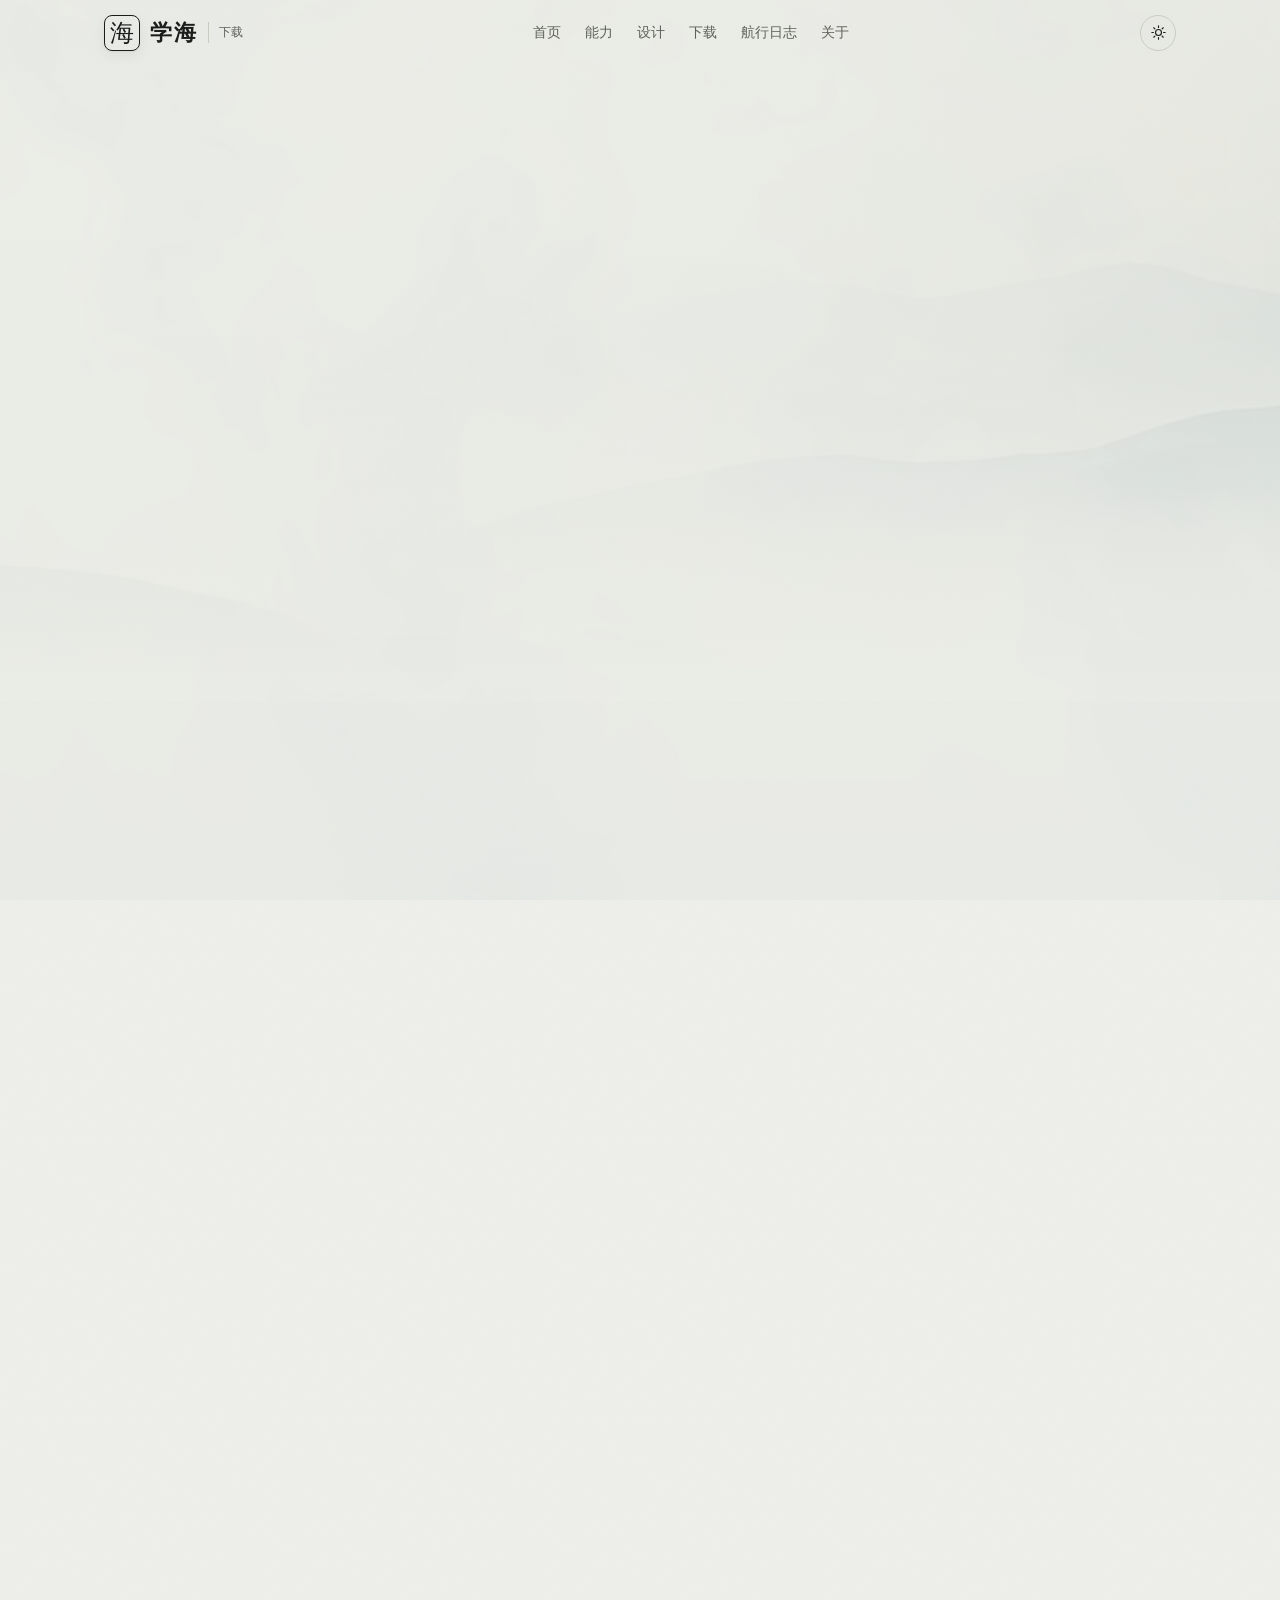
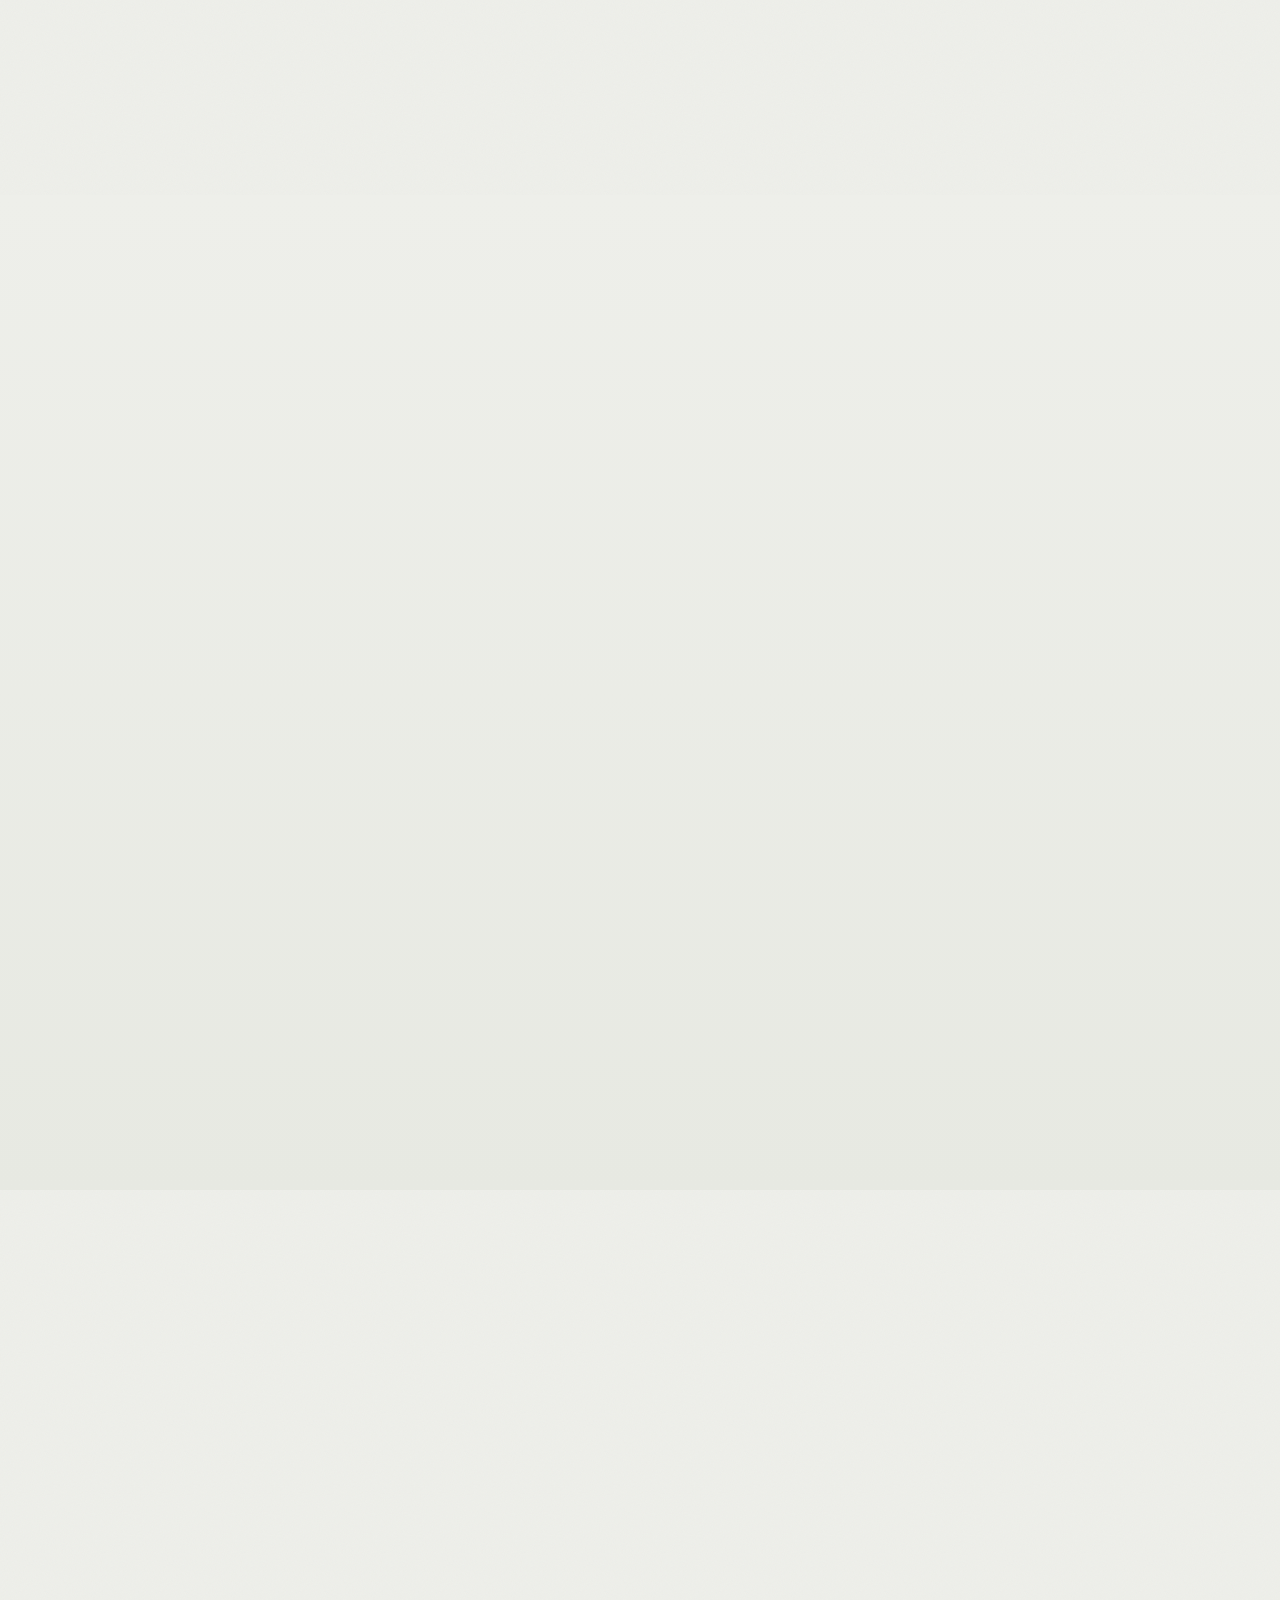
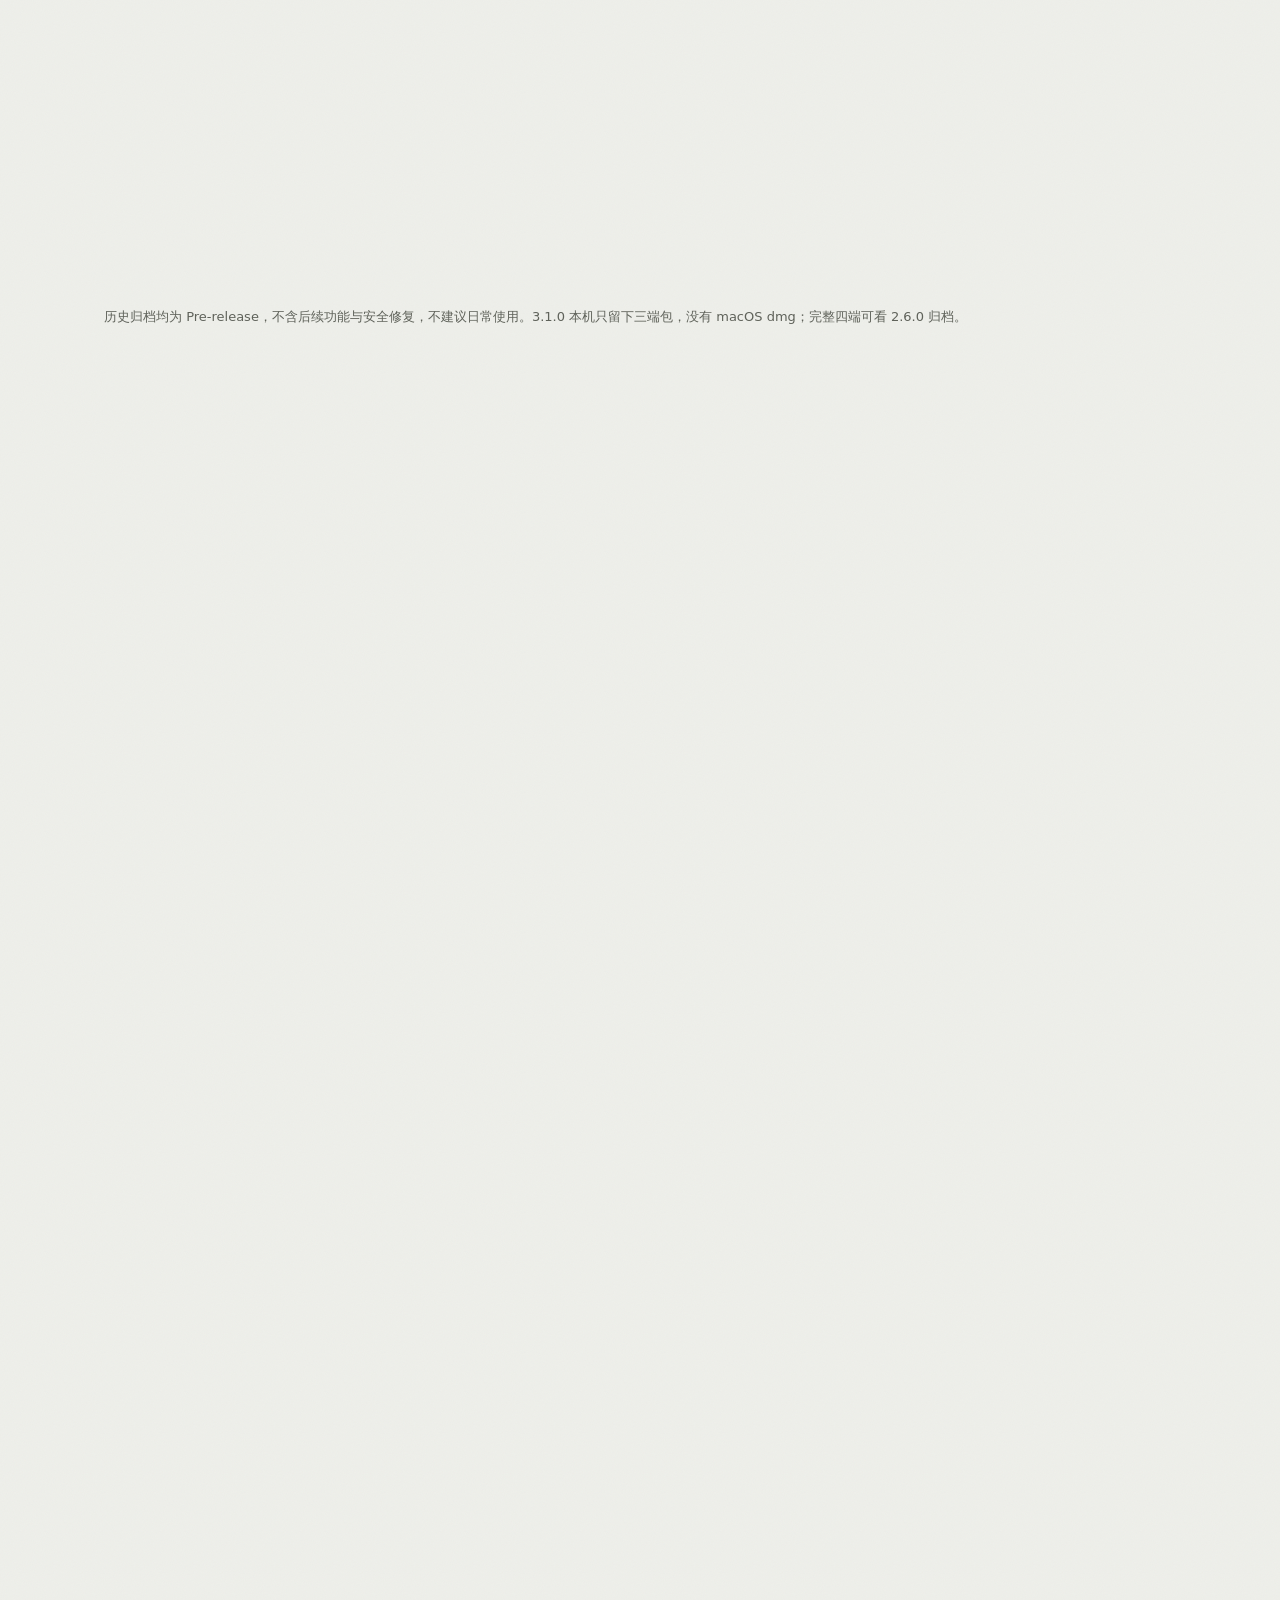
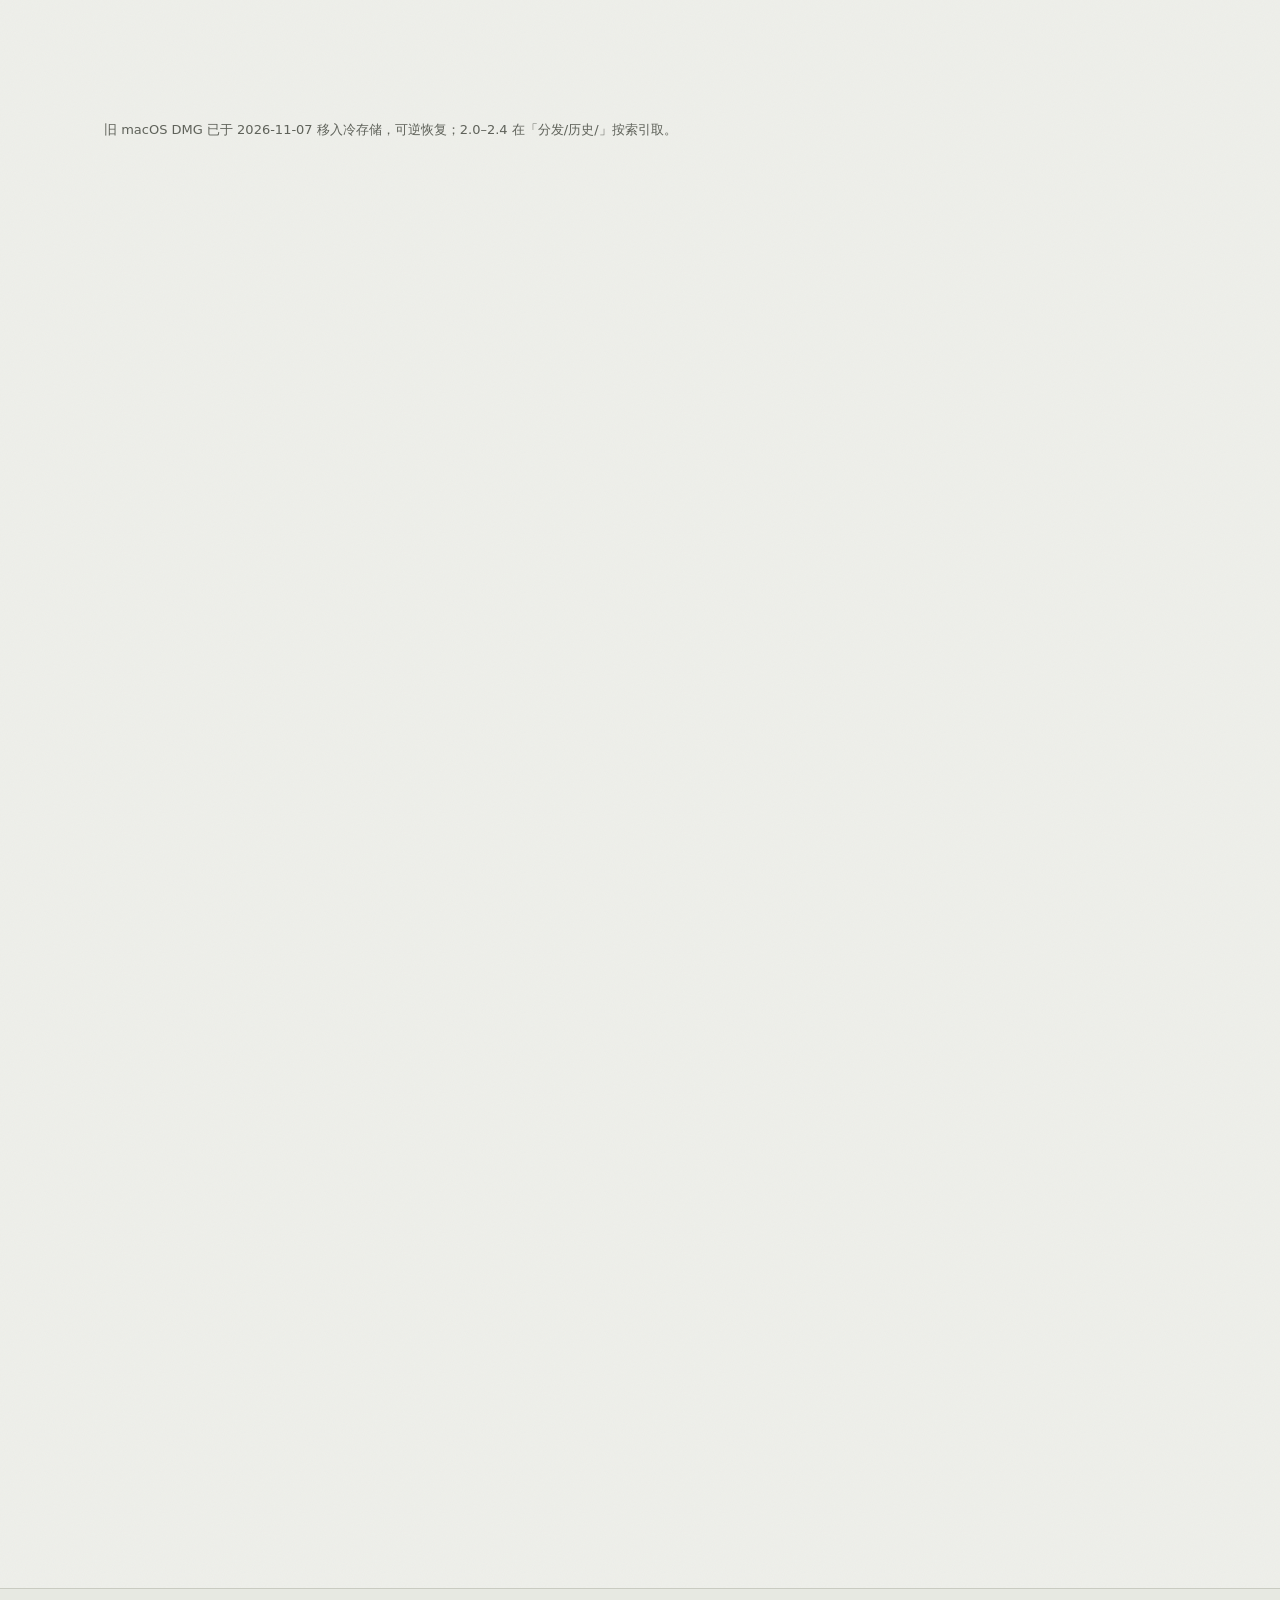
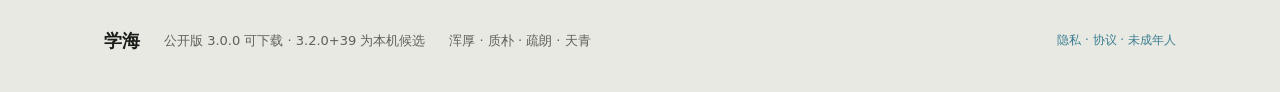
<file: showcase/download.html>
<!DOCTYPE html>
<html lang="zh-CN">
<head>
<meta charset="utf-8">
<meta http-equiv="refresh" content="0;url=../download.html">
<link rel="canonical" href="https://doctor-who-134.github.io/xuehai-site/download.html">
<title>下载 · 学海</title>
</head>
<body style="font:16px/1.8 system-ui;padding:48px;max-width:40em;margin:auto">
<p>影像版下载页已并入官网，正在跳转。若没有自动跳转，<a href="../download.html">点这里</a>。</p>
</body>
</html>
</file>
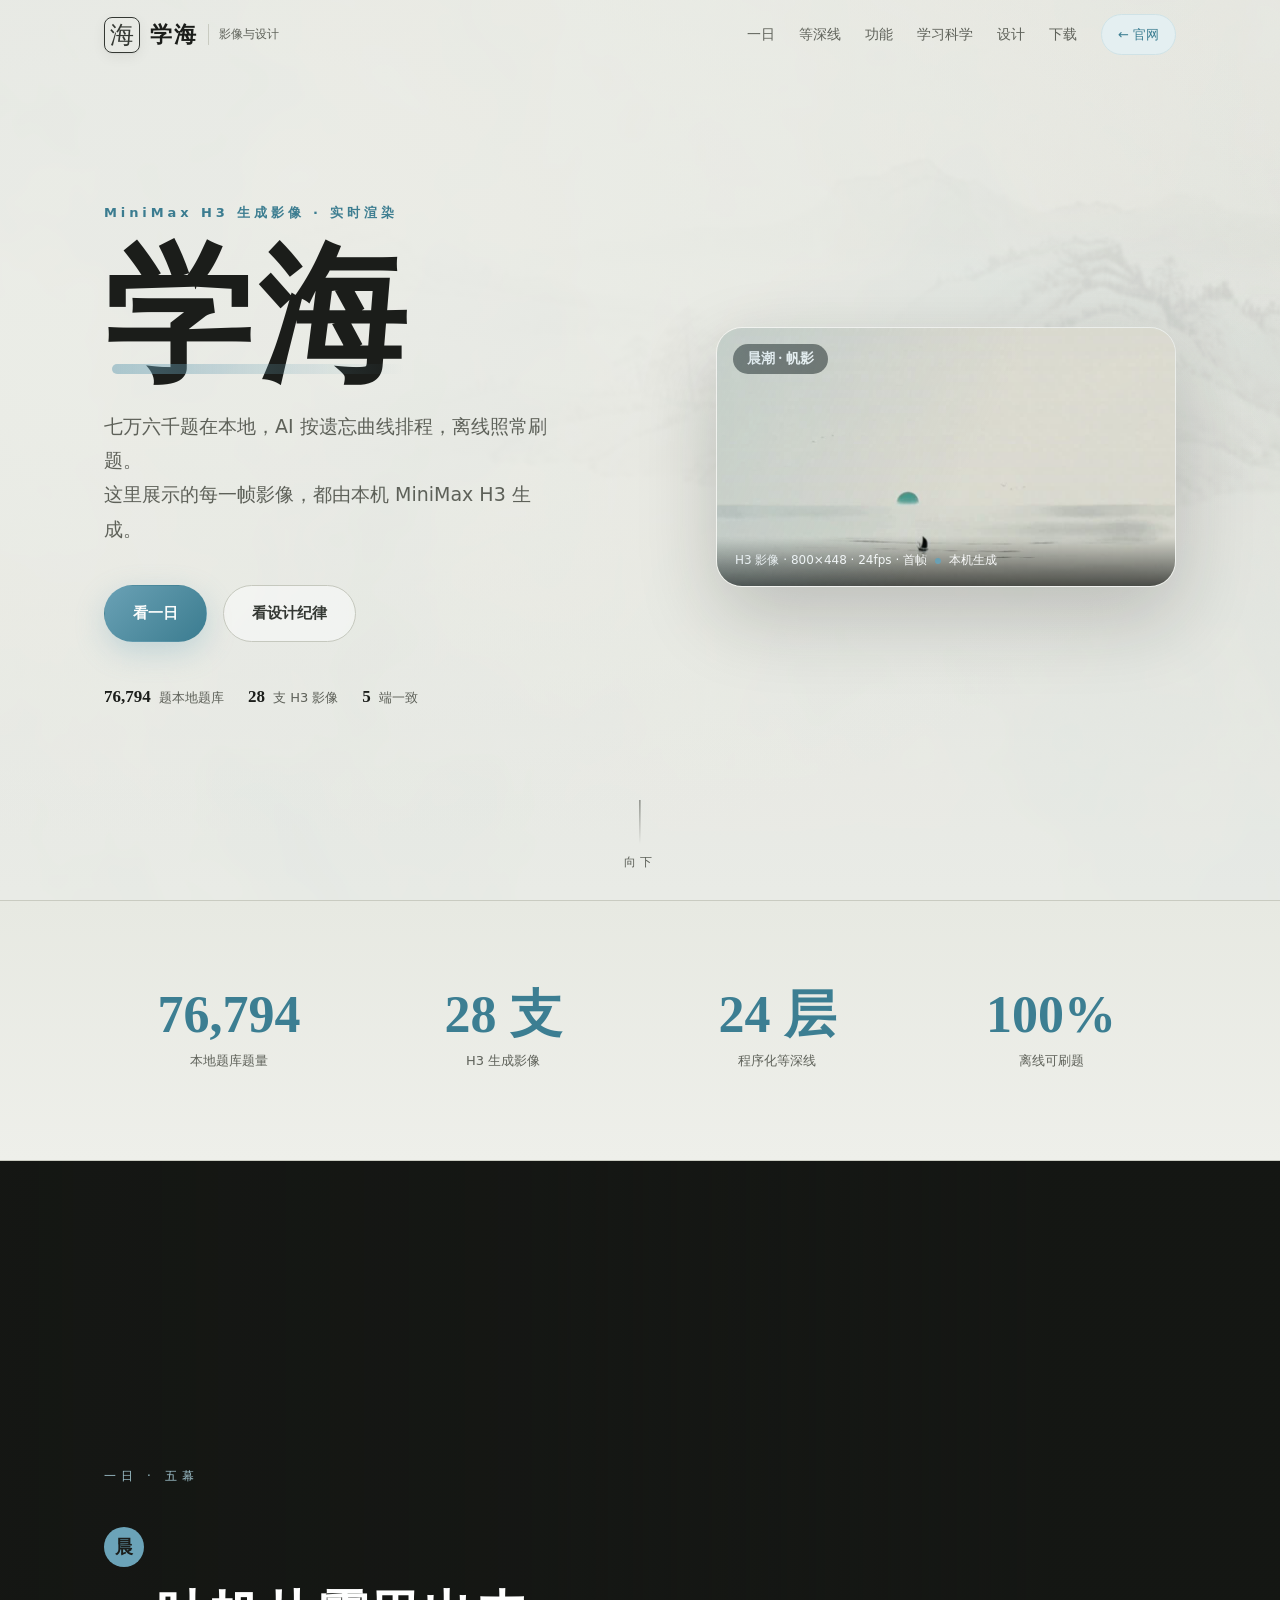
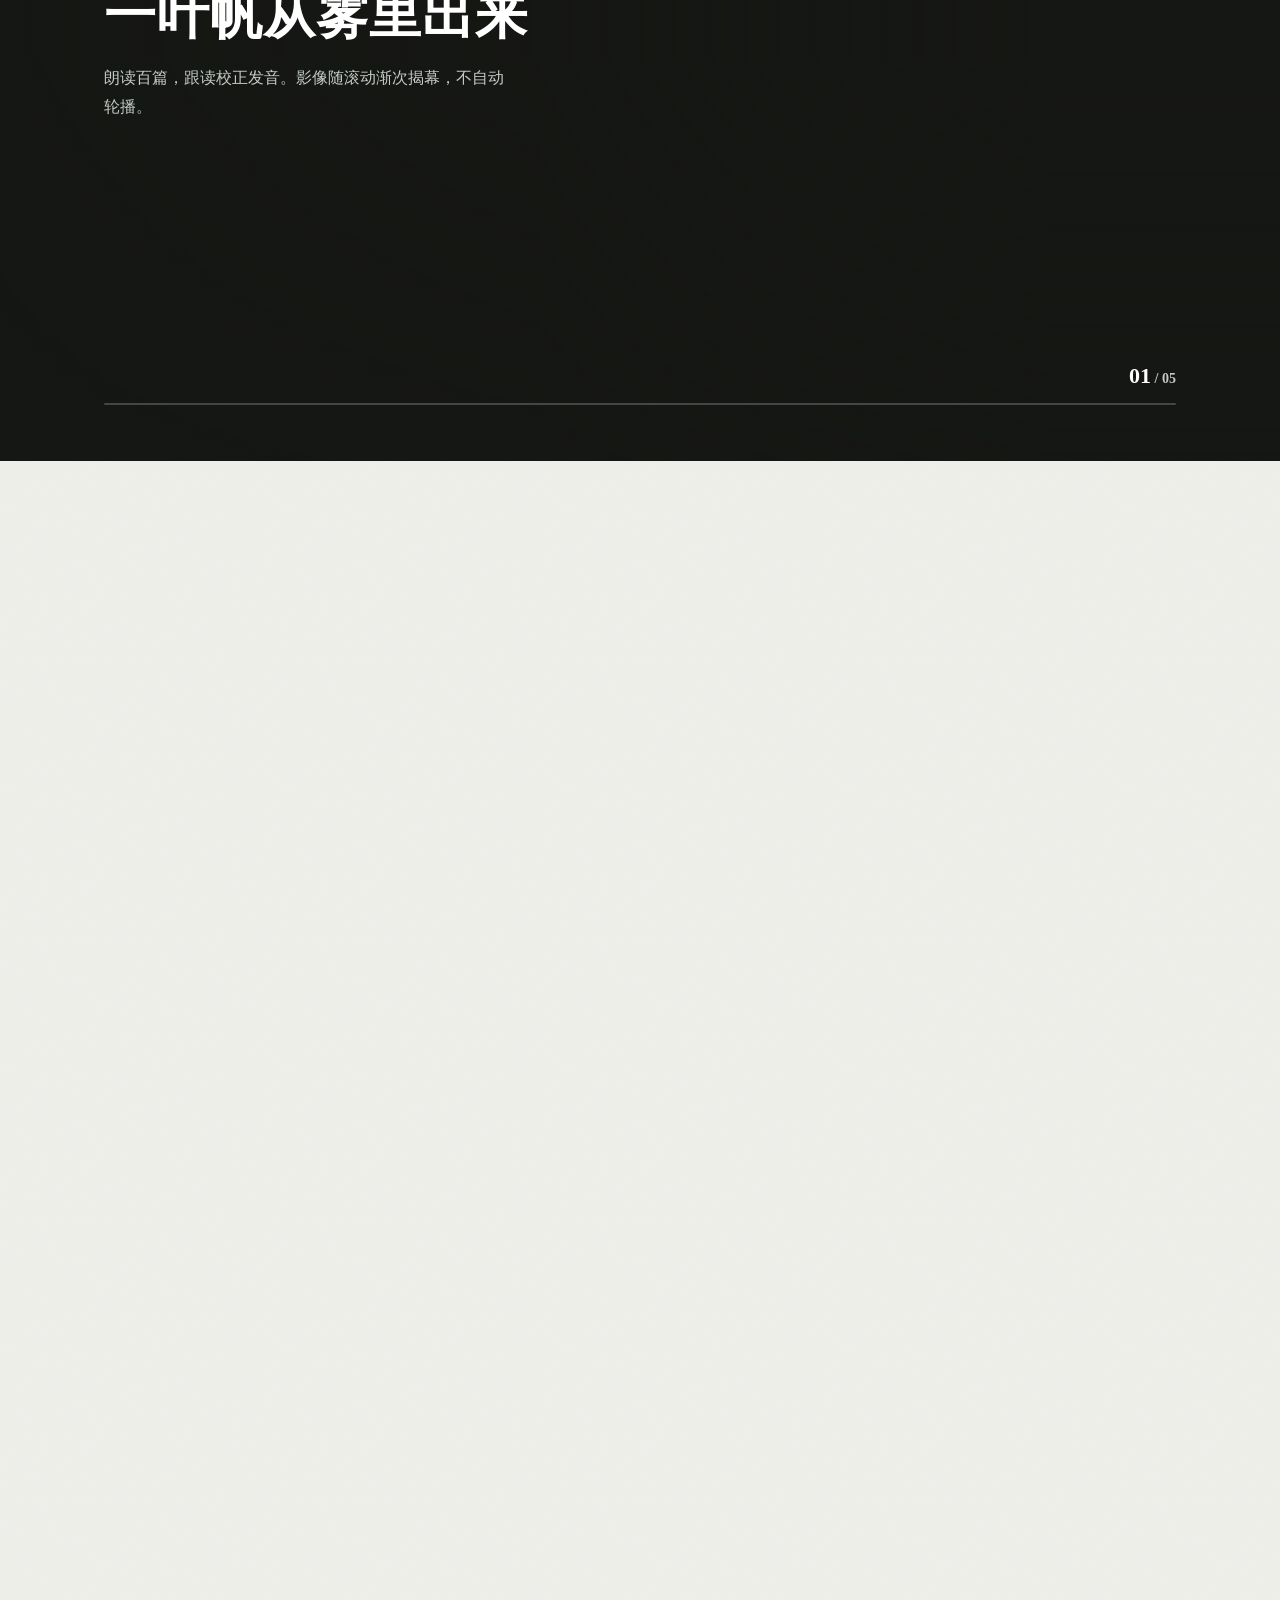
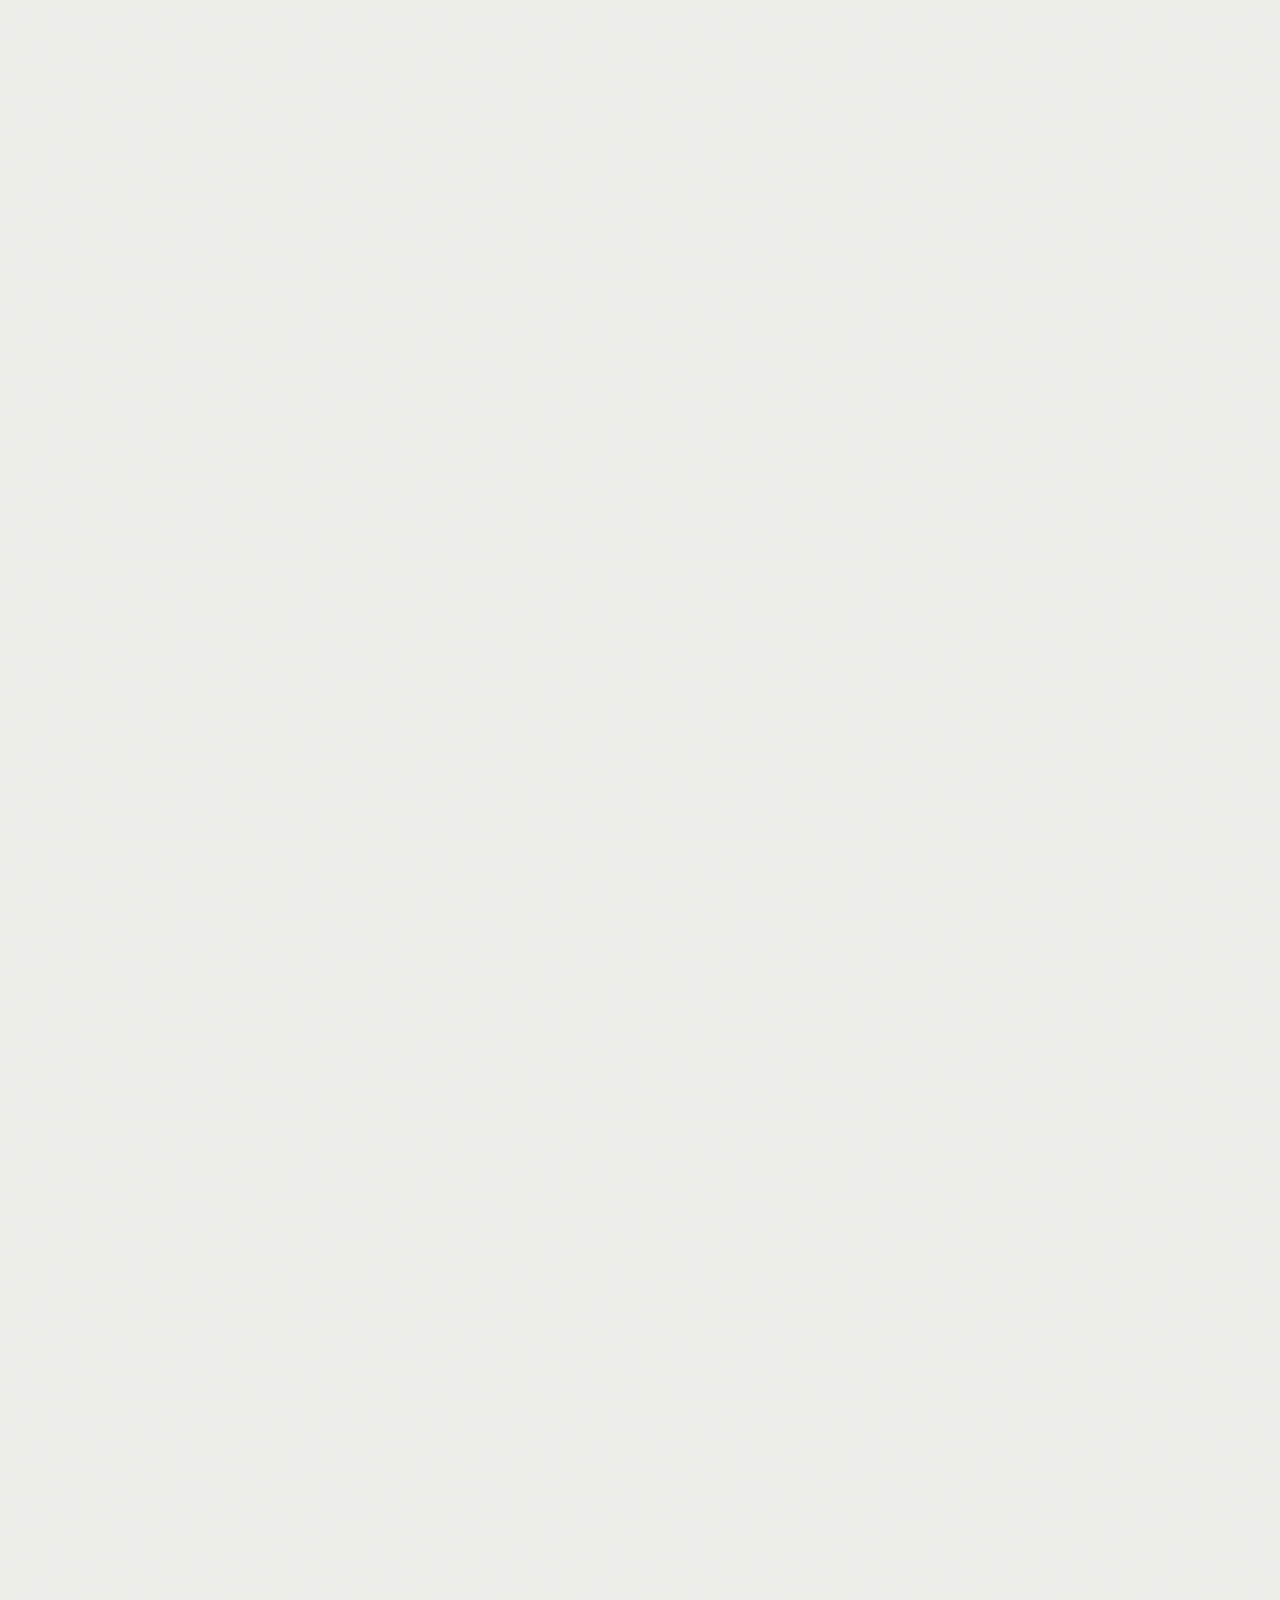
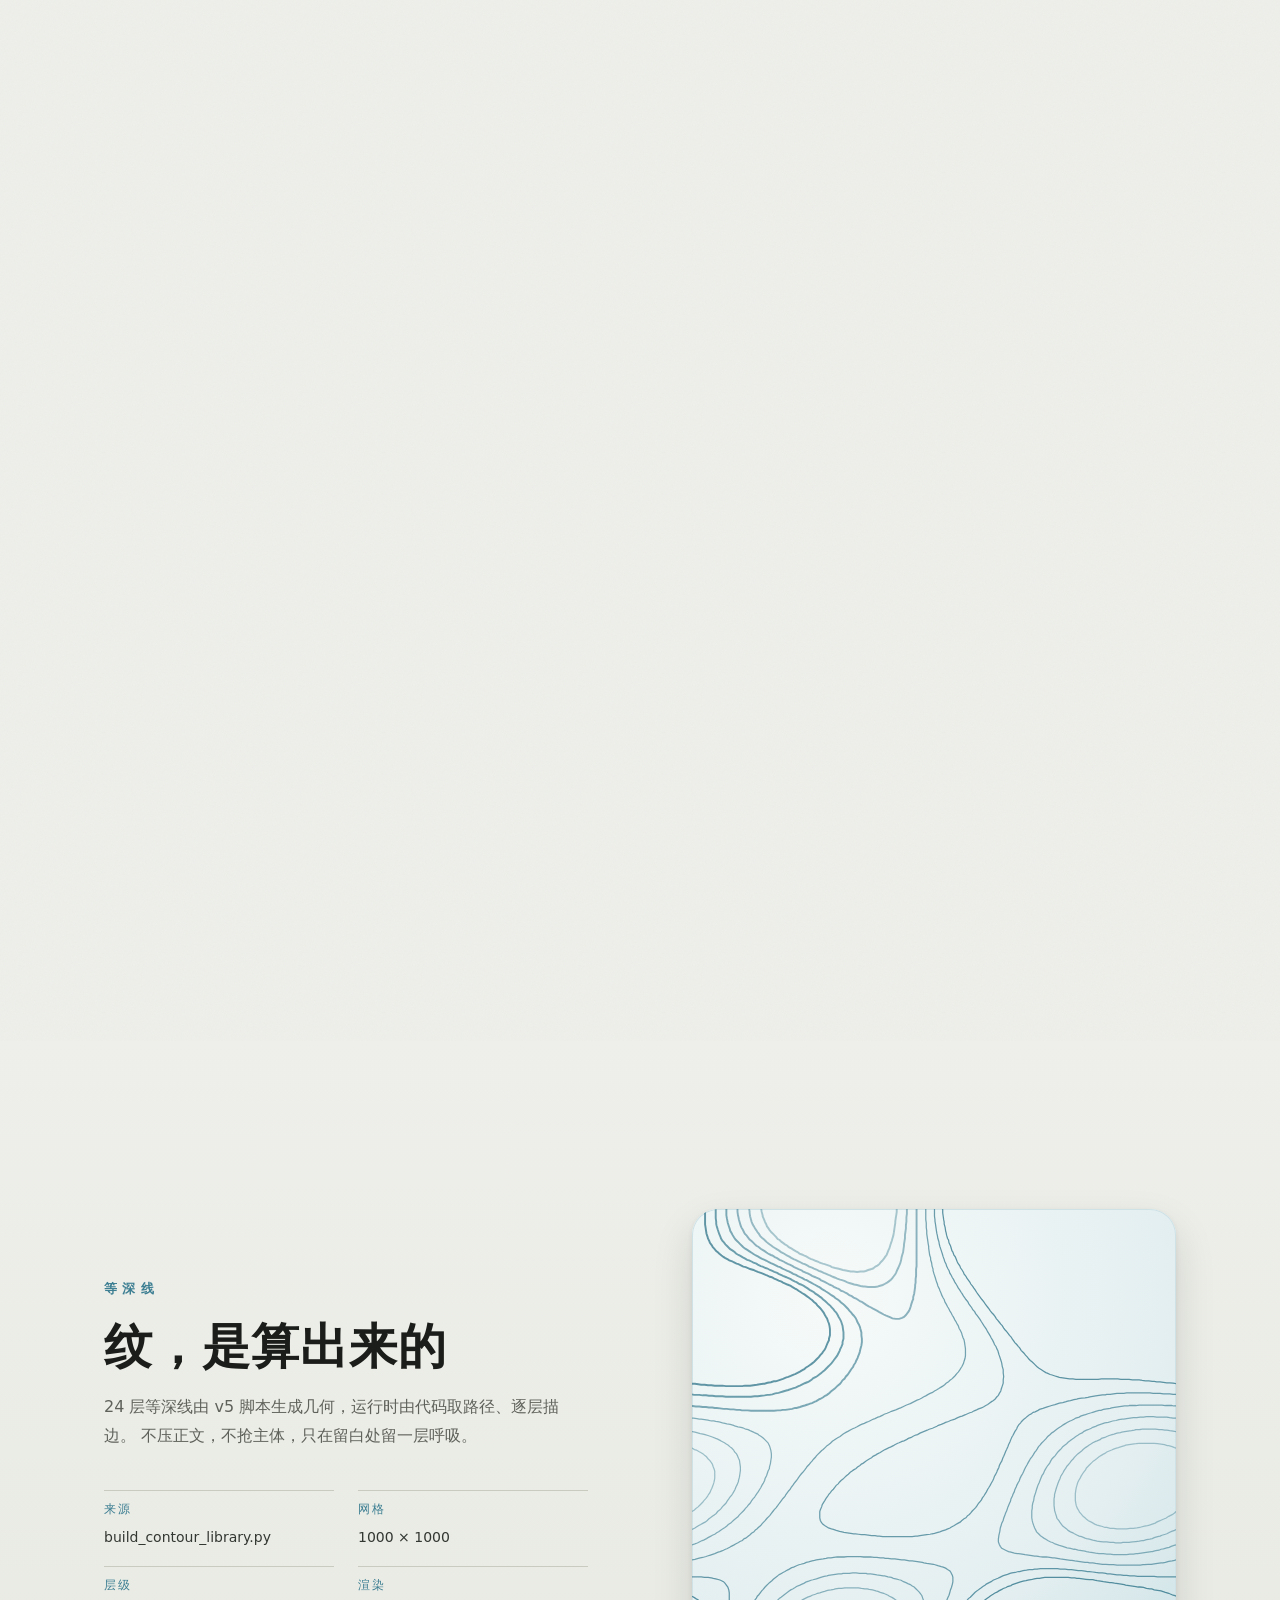
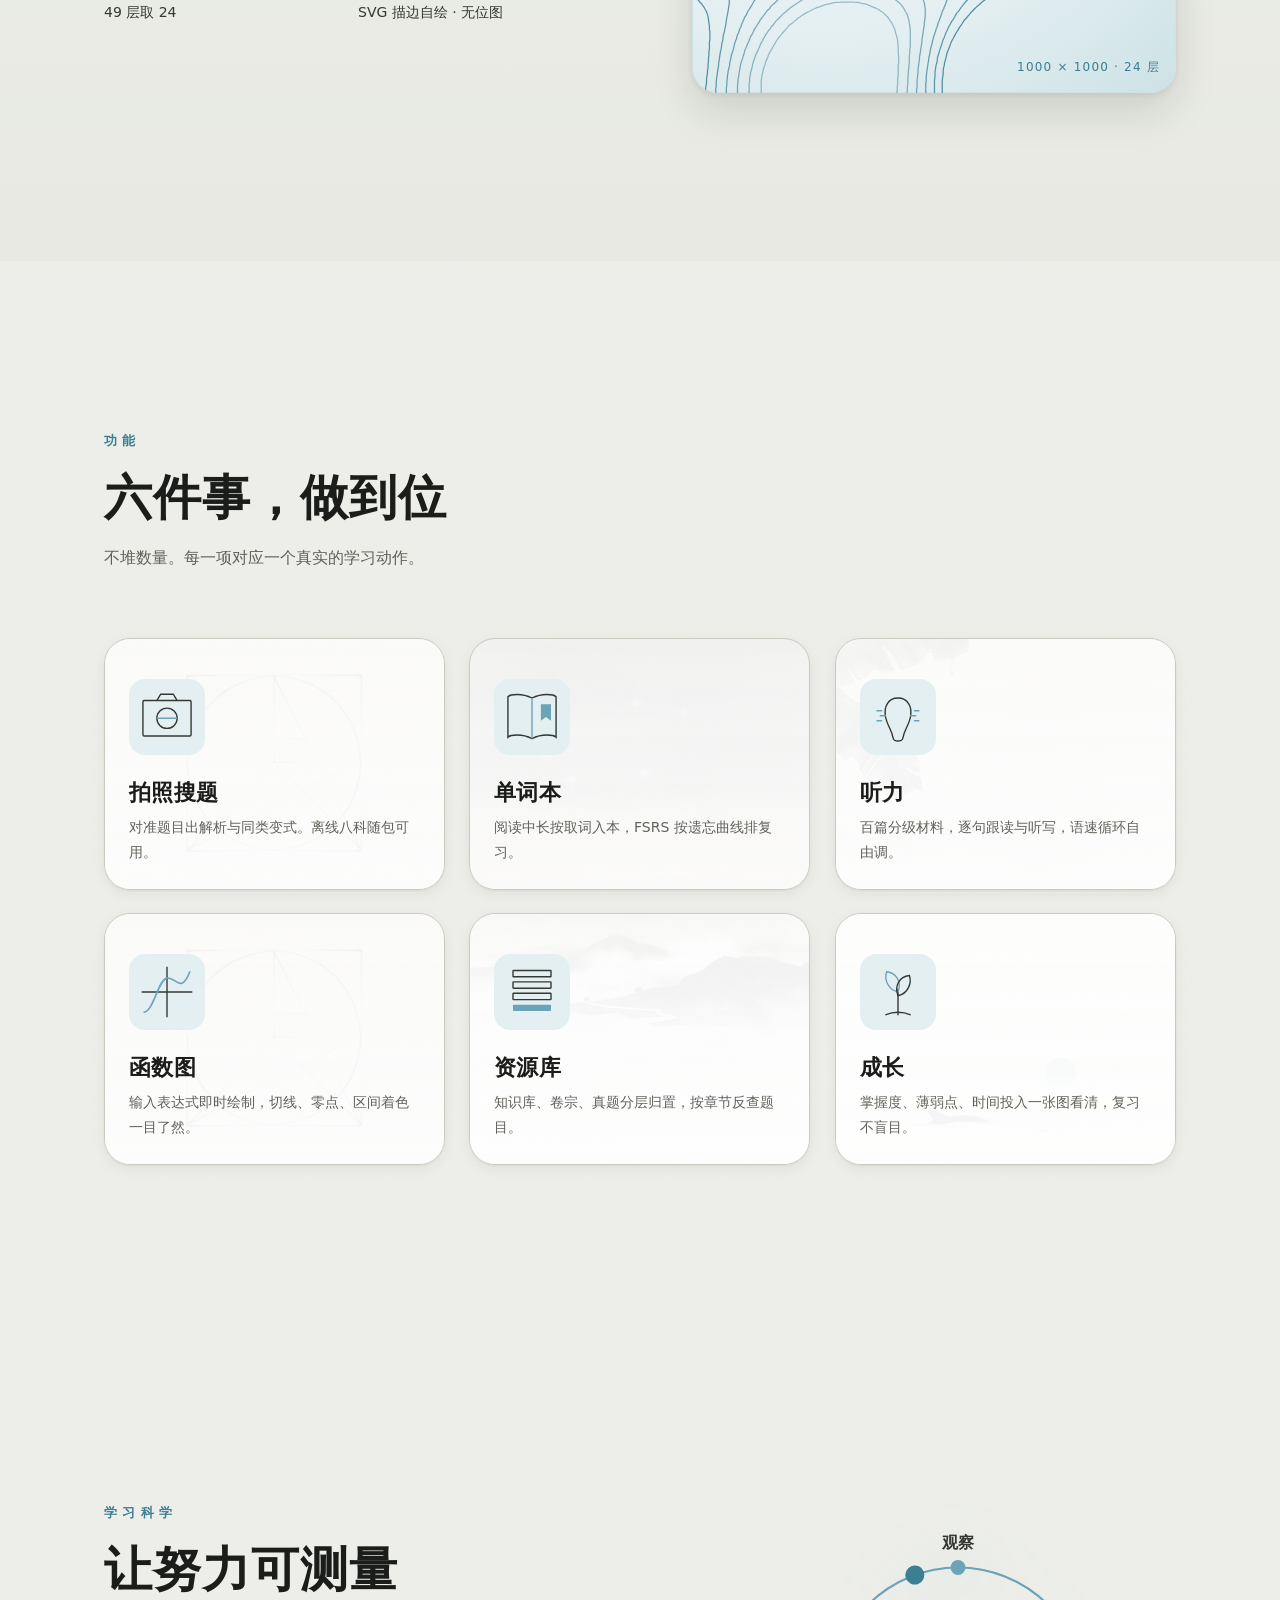
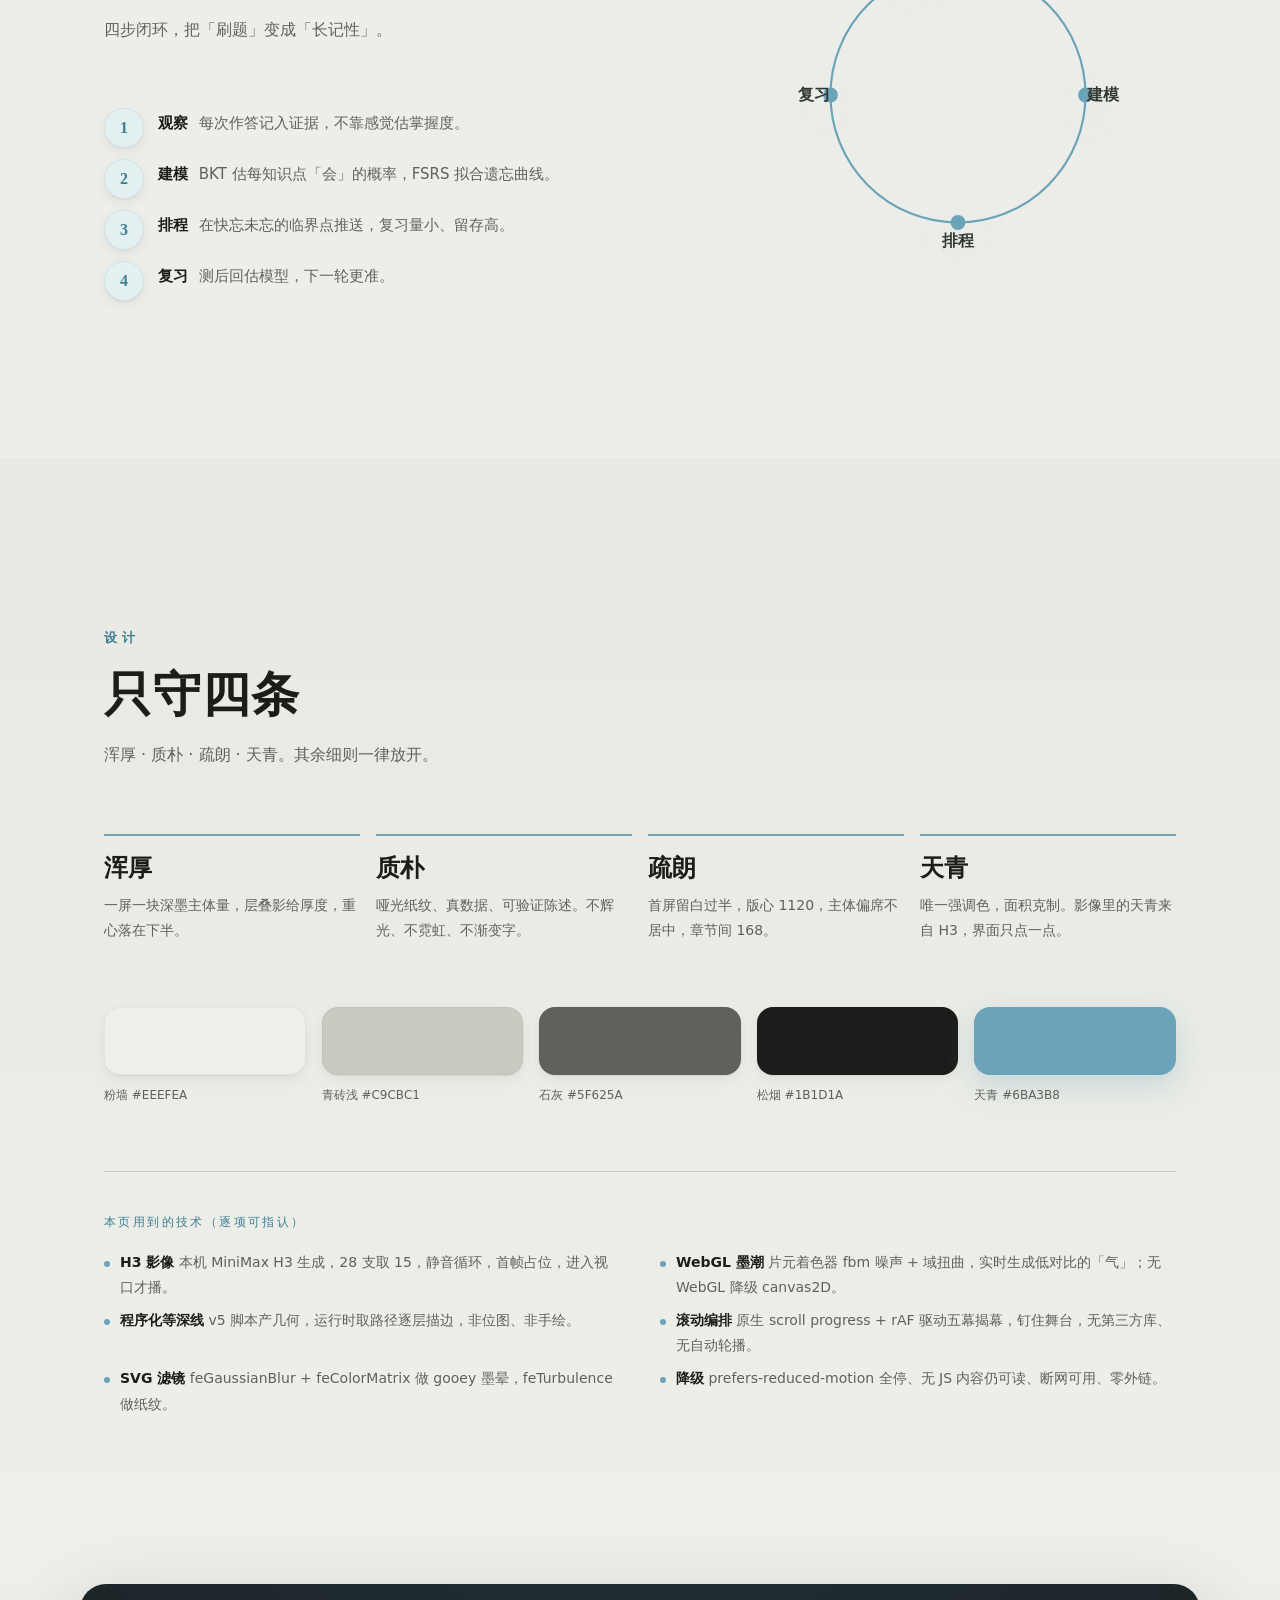
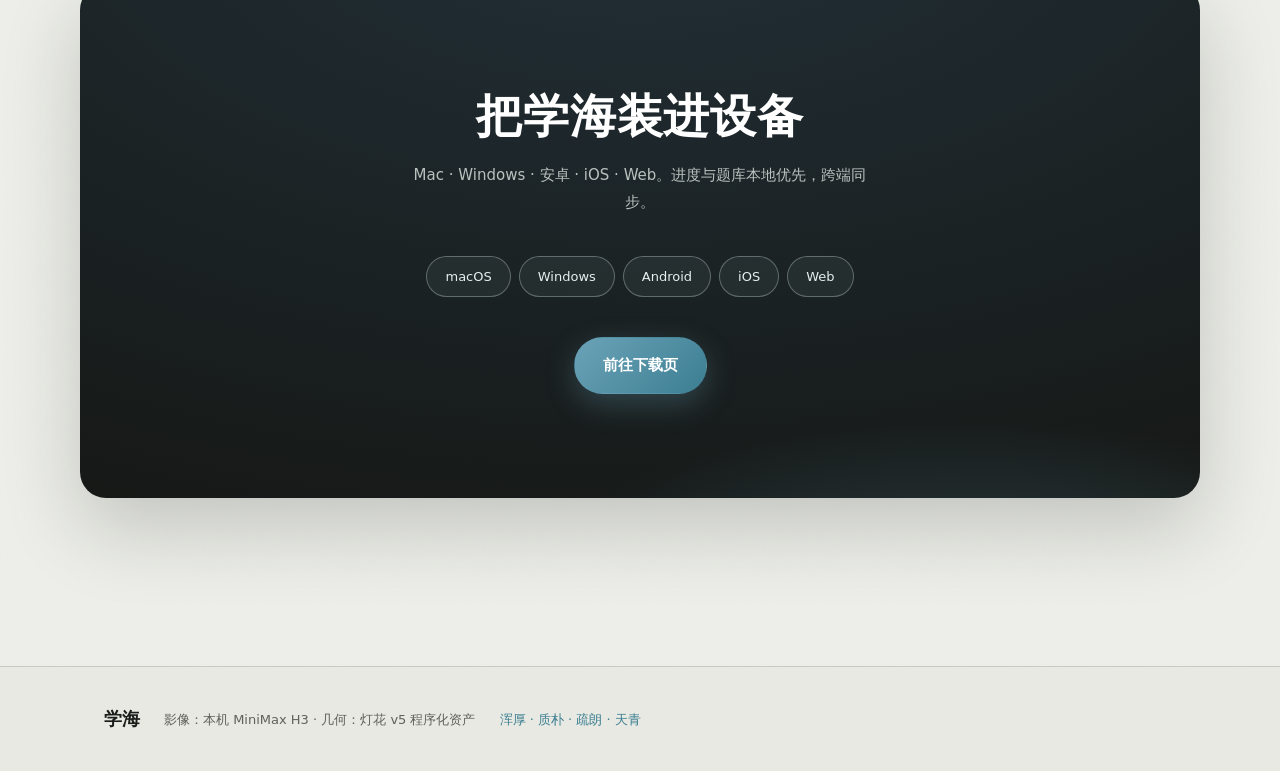
<file: showcase/index-legacy.html>
<!DOCTYPE html>
<html lang="zh-CN">
<head>
<meta charset="UTF-8" />
<meta name="viewport" content="width=device-width, initial-scale=1" />
<title>学海 · 影像与设计</title>
<meta name="description" content="学海前端展示：MiniMax H3 生成影像、WebGL 实时墨潮、程序化等深线、滚动编排。浑厚 · 质朴 · 疏朗 · 天青。" />
<meta name="theme-color" content="#EEEFEA" />
<script>document.documentElement.classList.add('js');</script>
<link rel="icon" href="../assets/img/appicon-32.png" sizes="32x32" />
<link rel="stylesheet" href="../assets/css/showcase.css" />
<link rel="preload" as="image" href="../assets/h3/web_fuchun.jpg" />
</head>
<body>

<!-- ══ 生成式墨潮（WebGL，失败降级 canvas2D） ══ -->
<canvas id="tide-gl" aria-hidden="true"></canvas>

<!-- ══ SVG 滤镜：gooey 墨晕 / 纸纹 ══ -->
<svg class="svg-defs" aria-hidden="true" width="0" height="0">
  <defs>
    <filter id="gooey">
      <feGaussianBlur in="SourceGraphic" stdDeviation="7" result="b" />
      <feColorMatrix in="b" mode="matrix"
        values="1 0 0 0 0  0 1 0 0 0  0 0 1 0 0  0 0 0 22 -9" result="g" />
      <feBlend in="SourceGraphic" in2="g" />
    </filter>
    <filter id="inkgrain">
      <feTurbulence type="fractalNoise" baseFrequency="0.72" numOctaves="3" seed="7" result="n" />
      <feColorMatrix in="n" type="saturate" values="0" />
    </filter>
  </defs>
</svg>

<div class="ink-splash" aria-hidden="true"></div>

<!-- ══ 导航 ══ -->
<header class="nav" id="nav">
  <div class="nav__in">
    <a class="brand" href="#top" aria-label="学海展示首页">
      <span class="brand__seal" aria-hidden="true">海</span>
      <span class="brand__name">学海</span>
      <span class="brand__sub">影像与设计</span>
    </a>
    <nav class="nav__links" aria-label="主导航">
      <a href="#film">一日</a>
      <a href="#contours">等深线</a>
      <a href="#features">功能</a>
      <a href="#science">学习科学</a>
      <a href="#design">设计</a>
      <a href="download.html">下载</a>
    </nav>
    <a class="nav__back" href="../index.html">← 官网</a>
  </div>
</header>

<main id="top">

  <!-- ══ 英雄 ══ -->
  <section class="hero">
    <!-- 气：低对比 H3 影像铺底 -->
    <video class="hero__haze" data-src="../assets/h3/web_fuchun.mp4" poster="../assets/h3/web_fuchun.jpg"
           muted playsinline loop preload="none" aria-hidden="true"></video>
    <div class="hero__wash" aria-hidden="true"></div>

    <div class="hero__in wrap">
      <div class="hero__copy">
        <p class="eyebrow reveal" data-r="up">MiniMax H3 生成影像 · 实时渲染</p>
        <h1 class="hero__title reveal" data-r="up" data-d="80">学海</h1>
        <p class="hero__lead reveal" data-r="up" data-d="160">
          七万六千题在本地，AI 按遗忘曲线排程，离线照常刷题。<br />
          这里展示的每一帧影像，都由本机 MiniMax H3 生成。
        </p>
        <div class="hero__actions reveal" data-r="up" data-d="240">
          <a class="btn btn--solid" href="#film">看一日</a>
          <a class="btn btn--ghost" href="#design">看设计纪律</a>
        </div>
        <ul class="hero__facts reveal" data-r="up" data-d="320">
          <li><b>76,794</b> 题本地题库</li>
          <li><b>28</b> 支 H3 影像</li>
          <li><b>5</b> 端一致</li>
        </ul>
      </div>

      <!-- 主体量：清晰 H3 影像，偏席不居中 -->
      <figure class="hero__mass reveal" data-r="scale" data-d="120">
        <video data-src="../assets/h3/web_dawnsail.mp4" poster="../assets/h3/web_dawnsail.jpg"
               muted playsinline loop preload="none" aria-label="H3 生成影像：晨潮帆影"></video>
        <span class="hero__mass-mark" aria-hidden="true">晨潮 · 帆影</span>
        <figcaption>H3 影像 · 800×448 · 24fps · 首帧 <span class="dot"></span> 本机生成</figcaption>
      </figure>
    </div>

    <a class="scroll-cue" href="#film" aria-label="向下滚动"><span></span>向下</a>
  </section>

  <!-- ══ 数据带 ══ -->
  <section class="facts" id="facts">
    <div class="wrap facts__grid">
      <div class="fact reveal" data-r="up"><div class="fact__n"><span class="count" data-to="76794" data-sep="1">0</span></div><p>本地题库题量</p></div>
      <div class="fact reveal" data-r="up" data-d="80"><div class="fact__n"><span class="count" data-to="28" data-suffix=" 支">0</span></div><p>H3 生成影像</p></div>
      <div class="fact reveal" data-r="up" data-d="160"><div class="fact__n"><span class="count" data-to="24" data-suffix=" 层">0</span></div><p>程序化等深线</p></div>
      <div class="fact reveal" data-r="up" data-d="240"><div class="fact__n"><span class="count" data-to="100" data-suffix="%">0</span></div><p>离线可刷题</p></div>
    </div>
  </section>

  <!-- ══ 电影级滚动：一日五幕 ══ -->
  <section class="film" id="film" aria-label="从晨读到夜思">
    <div class="film__stage">
      <div class="film__frames" id="filmFrames">
        <figure class="frame is-active" data-i="0">
          <video data-src="../assets/h3/web_dawnsail.mp4" poster="../assets/h3/web_dawnsail.jpg" muted playsinline loop preload="none"></video>
        </figure>
        <figure class="frame" data-i="1">
          <video data-src="../assets/h3/web_fuchun.mp4" poster="../assets/h3/web_fuchun.jpg" muted playsinline loop preload="none"></video>
        </figure>
        <figure class="frame" data-i="2">
          <video data-src="../assets/h3/web_fulltide.mp4" poster="../assets/h3/web_fulltide.jpg" muted playsinline loop preload="none"></video>
        </figure>
        <figure class="frame" data-i="3">
          <video data-src="../assets/h3/web_dengxia.mp4" poster="../assets/h3/web_dengxia.jpg" muted playsinline loop preload="none"></video>
        </figure>
        <figure class="frame" data-i="4">
          <video data-src="../assets/h3/web_tianqing.mp4" poster="../assets/h3/web_tianqing.jpg" muted playsinline loop preload="none"></video>
        </figure>
      </div>
      <div class="film__veil" aria-hidden="true"></div>

      <div class="film__ui wrap">
        <p class="film__kicker">一日 · 五幕</p>
        <div class="film__captions" id="filmCaptions">
          <article class="cap is-active" data-i="0"><span class="cap__t">晨</span><h2>一叶帆从雾里出来</h2><p>朗读百篇，跟读校正发音。影像随滚动渐次揭幕，不自动轮播。</p></article>
          <article class="cap" data-i="1"><span class="cap__t">课</span><h2>青绿设色，一层层推远</h2><p>拍照搜题出同类变式；等深线把知识点分出层次。</p></article>
          <article class="cap" data-i="2"><span class="cap__t">练</span><h2>一浪卷成</h2><p>76,794 题按学科分层，离线随包，弱网不卡。</p></article>
          <article class="cap" data-i="3"><span class="cap__t">夜</span><h2>砚、笔与脚下星河</h2><p>复盘掌握度，明日排程由模型给出，不靠感觉。</p></article>
          <article class="cap" data-i="4"><span class="cap__t">成</span><h2>雨过天青</h2><p>把每一次练习，都变成可测量的进步。</p></article>
        </div>
        <div class="film__rail" aria-hidden="true"><i id="filmBar"></i></div>
        <div class="film__count"><b id="filmNow">01</b> / 05</div>
      </div>
    </div>
  </section>

  <!-- ══ 程序化等深线 ══ -->
  <section class="section contours" id="contours">
    <div class="wrap contours__grid">
      <div class="contours__copy">
        <p class="section__kicker reveal" data-r="up">等深线</p>
        <h2 class="section__title reveal" data-r="up" data-d="60">纹，是算出来的</h2>
        <p class="section__sub reveal" data-r="up" data-d="120">
          24 层等深线由 v5 脚本生成几何，运行时由代码取路径、逐层描边。
          不压正文，不抢主体，只在留白处留一层呼吸。
        </p>
        <dl class="contours__meta reveal" data-r="up" data-d="180">
          <div><dt>来源</dt><dd>build_contour_library.py</dd></div>
          <div><dt>网格</dt><dd>1000 × 1000</dd></div>
          <div><dt>层级</dt><dd>49 层取 24</dd></div>
          <div><dt>渲染</dt><dd>SVG 描边自绘 · 无位图</dd></div>
        </dl>
      </div>
      <div class="contours__art reveal" data-r="scale" id="contourArt" aria-label="程序化生成的等深线"></div>
    </div>
  </section>

  <!-- ══ 功能 ══ -->
  <section class="section features" id="features">
    <div class="wrap">
      <header class="section__head reveal" data-r="up">
        <p class="section__kicker">功能</p>
        <h2 class="section__title">六件事，做到位</h2>
        <p class="section__sub">不堆数量。每一项对应一个真实的学习动作。</p>
      </header>
      <div class="cards">
        <article class="card reveal" data-r="up" data-bg="web_jiuzhang">
          <div class="card__art"><svg viewBox="0 0 120 120" class="ico">
            <rect x="22" y="34" width="76" height="56" rx="2" fill="none" stroke="currentColor" stroke-width="2.2"/>
            <path d="M44 34 l6 -10 h20 l6 10" fill="none" stroke="currentColor" stroke-width="2.2"/>
            <circle cx="60" cy="62" r="16" fill="none" stroke="currentColor" stroke-width="2.2"/>
            <path class="ico__draw" d="M44 62 h32" stroke="var(--accent)" stroke-width="2.2"/>
          </svg></div>
          <h3>拍照搜题</h3><p>对准题目出解析与同类变式。离线八科随包可用。</p>
        </article>
        <article class="card reveal" data-r="up" data-d="70" data-bg="web_xinghe">
          <div class="card__art"><svg viewBox="0 0 120 120" class="ico">
            <path d="M60 30 C44 22 26 24 22 28 L22 92 C26 88 44 86 60 94 C76 86 94 88 98 92 L98 28 C94 24 76 22 60 30 Z" fill="none" stroke="currentColor" stroke-width="2.2"/>
            <path class="ico__draw" d="M60 30 L60 94" stroke="var(--accent)" stroke-width="2.2"/>
            <path d="M74 40 l0 26 l8 -6 l8 6 l0 -26 Z" fill="var(--accent)"/>
          </svg></div>
          <h3>单词本</h3><p>阅读中长按取词入本，FSRS 按遗忘曲线排复习。</p>
        </article>
        <article class="card reveal" data-r="up" data-d="140" data-bg="web_tingyu">
          <div class="card__art"><svg viewBox="0 0 120 120" class="ico">
            <path d="M60 30 C44 30 38 44 40 58 C42 72 50 80 52 92 C53 100 67 100 68 92 C70 80 78 72 80 58 C82 44 76 30 60 30 Z" fill="none" stroke="currentColor" stroke-width="2.2"/>
            <g class="ico__bars" stroke="var(--accent)" stroke-width="2.4" stroke-linecap="round">
              <line x1="40" y1="58" x2="32" y2="58"/><line x1="80" y1="58" x2="88" y2="58"/>
              <line x1="34" y1="50" x2="27" y2="50"/><line x1="86" y1="50" x2="93" y2="50"/>
              <line x1="34" y1="66" x2="27" y2="66"/><line x1="86" y1="66" x2="93" y2="66"/>
            </g>
          </svg></div>
          <h3>听力</h3><p>百篇分级材料，逐句跟读与听写，语速循环自由调。</p>
        </article>
        <article class="card reveal" data-r="up" data-d="210" data-bg="web_jiuzhang">
          <div class="card__art"><svg viewBox="0 0 120 120" class="ico">
            <line x1="20" y1="60" x2="100" y2="60" stroke="currentColor" stroke-width="2.2"/>
            <line x1="60" y1="20" x2="60" y2="100" stroke="currentColor" stroke-width="2.2"/>
            <path class="ico__draw" d="M24 92 C40 88 46 40 60 38 C74 36 82 64 96 28" fill="none" stroke="var(--accent)" stroke-width="2.6" stroke-linecap="round"/>
          </svg></div>
          <h3>函数图</h3><p>输入表达式即时绘制，切线、零点、区间着色一目了然。</p>
        </article>
        <article class="card reveal" data-r="up" data-d="280" data-bg="web_kongshan">
          <div class="card__art"><svg viewBox="0 0 120 120" class="ico">
            <rect x="30" y="26" width="60" height="10" rx="1" fill="none" stroke="currentColor" stroke-width="2.2"/>
            <rect x="30" y="44" width="60" height="10" rx="1" fill="none" stroke="currentColor" stroke-width="2.2"/>
            <rect x="30" y="62" width="60" height="10" rx="1" fill="none" stroke="currentColor" stroke-width="2.2"/>
            <rect class="ico__shelf" x="30" y="80" width="60" height="10" rx="1" fill="var(--accent)"/>
          </svg></div>
          <h3>资源库</h3><p>知识库、卷宗、真题分层归置，按章节反查题目。</p>
        </article>
        <article class="card reveal" data-r="up" data-d="350" data-bg="web_whale">
          <div class="card__art"><svg viewBox="0 0 120 120" class="ico">
            <path d="M60 96 L60 56" stroke="currentColor" stroke-width="2.2" stroke-linecap="round"/>
            <path class="ico__draw" d="M60 60 C44 56 38 40 42 28 C58 30 66 44 60 60 Z" fill="none" stroke="var(--accent)" stroke-width="2.2"/>
            <path class="ico__draw" d="M60 66 C76 62 82 46 78 34 C62 36 54 50 60 66 Z" fill="none" stroke="currentColor" stroke-width="2.2"/>
            <path d="M40 96 q20 -8 40 0" fill="none" stroke="currentColor" stroke-width="2.2"/>
          </svg></div>
          <h3>成长</h3><p>掌握度、薄弱点、时间投入一张图看清，复习不盲目。</p>
        </article>
      </div>
    </div>
  </section>

  <!-- ══ 学习科学 ══ -->
  <section class="section science" id="science">
    <div class="wrap science__grid">
      <div>
        <header class="section__head reveal" data-r="up">
          <p class="section__kicker">学习科学</p>
          <h2 class="section__title">让努力可测量</h2>
          <p class="section__sub">四步闭环，把「刷题」变成「长记性」。</p>
        </header>
        <ol class="steps">
          <li class="reveal" data-r="up"><b>观察</b> 每次作答记入证据，不靠感觉估掌握度。</li>
          <li class="reveal" data-r="up" data-d="70"><b>建模</b> BKT 估每知识点「会」的概率，FSRS 拟合遗忘曲线。</li>
          <li class="reveal" data-r="up" data-d="140"><b>排程</b> 在快忘未忘的临界点推送，复习量小、留存高。</li>
          <li class="reveal" data-r="up" data-d="210"><b>复习</b> 测后回估模型，下一轮更准。</li>
        </ol>
      </div>
      <div class="science__viz reveal" data-r="scale">
        <svg viewBox="0 0 320 320" class="loop" role="img" aria-label="学习科学四步闭环">
          <circle cx="160" cy="160" r="120" fill="none" stroke="#C9CBC1" stroke-width="1.2"/>
          <circle cx="160" cy="160" r="120" fill="none" stroke="#6BA3B8" stroke-width="2"
                  stroke-dasharray="754" stroke-dashoffset="754" class="loop__ring"/>
          <path id="loopPath" d="M160 40 a120 120 0 1 1 -0.1 0" fill="none"/>
          <g class="loop__nodes" font-size="15" fill="#343833" text-anchor="middle">
            <circle cx="160" cy="40" r="7" fill="#6BA3B8"/><text x="160" y="22">观察</text>
            <circle cx="280" cy="160" r="7" fill="#6BA3B8"/><text x="296" y="165">建模</text>
            <circle cx="160" cy="280" r="7" fill="#6BA3B8"/><text x="160" y="302">排程</text>
            <circle cx="40" cy="160" r="7" fill="#6BA3B8"/><text x="24" y="165">复习</text>
          </g>
          <circle class="loop__dot" r="9" fill="#3C7E92">
            <animateMotion dur="7s" repeatCount="indefinite" rotate="auto"><mpath href="#loopPath"/></animateMotion>
          </circle>
        </svg>
      </div>
    </div>
  </section>

  <!-- ══ 设计纪律 ══ -->
  <section class="section design" id="design">
    <div class="wrap">
      <header class="section__head reveal" data-r="up">
        <p class="section__kicker">设计</p>
        <h2 class="section__title">只守四条</h2>
        <p class="section__sub">浑厚 · 质朴 · 疏朗 · 天青。其余细则一律放开。</p>
      </header>

      <div class="tenets reveal" data-r="up">
        <div class="tenet"><span>浑厚</span><p>一屏一块深墨主体量，层叠影给厚度，重心落在下半。</p></div>
        <div class="tenet"><span>质朴</span><p>哑光纸纹、真数据、可验证陈述。不辉光、不霓虹、不渐变字。</p></div>
        <div class="tenet"><span>疏朗</span><p>首屏留白过半，版心 1120，主体偏席不居中，章节间 168。</p></div>
        <div class="tenet"><span>天青</span><p>唯一强调色，面积克制。影像里的天青来自 H3，界面只点一点。</p></div>
      </div>

      <div class="palette reveal" data-r="up" data-d="70">
        <div class="sw" style="--c:#EEEFEA"><i></i>粉墙 #EEEFEA</div>
        <div class="sw" style="--c:#C9CBC1"><i></i>青砖浅 #C9CBC1</div>
        <div class="sw" style="--c:#5F625A"><i></i>石灰 #5F625A</div>
        <div class="sw" style="--c:#1B1D1A"><i></i>松烟 #1B1D1A</div>
        <div class="sw sw--a" style="--c:#6BA3B8"><i></i>天青 #6BA3B8</div>
      </div>

      <div class="stack reveal" data-r="up" data-d="140">
        <p class="stack__k">本页用到的技术（逐项可指认）</p>
        <ul>
          <li><b>H3 影像</b> 本机 MiniMax H3 生成，28 支取 15，静音循环，首帧占位，进入视口才播。</li>
          <li><b>WebGL 墨潮</b> 片元着色器 fbm 噪声 + 域扭曲，实时生成低对比的「气」；无 WebGL 降级 canvas2D。</li>
          <li><b>程序化等深线</b> v5 脚本产几何，运行时取路径逐层描边，非位图、非手绘。</li>
          <li><b>滚动编排</b> 原生 scroll progress + rAF 驱动五幕揭幕，钉住舞台，无第三方库、无自动轮播。</li>
          <li><b>SVG 滤镜</b> feGaussianBlur + feColorMatrix 做 gooey 墨晕，feTurbulence 做纸纹。</li>
          <li><b>降级</b> prefers-reduced-motion 全停、无 JS 内容仍可读、断网可用、零外链。</li>
        </ul>
      </div>
    </div>
  </section>

  <!-- ══ CTA ══ -->
  <section class="cta" id="download">
    <div class="wrap cta__in reveal" data-r="scale">
      <h2>把学海装进设备</h2>
      <p>Mac · Windows · 安卓 · iOS · Web。进度与题库本地优先，跨端同步。</p>
      <div class="cta__pills"><span>macOS</span><span>Windows</span><span>Android</span><span>iOS</span><span>Web</span></div>
      <a class="btn btn--solid" href="download.html">前往下载页</a>
    </div>
  </section>
</main>

<footer class="foot">
  <div class="wrap foot__in">
    <span class="foot__b">学海</span>
    <span>影像：本机 MiniMax H3 · 几何：灯花 v5 程序化资产</span>
    <span>浑厚 · 质朴 · 疏朗 · 天青</span>
  </div>
</footer>

<script src="../assets/js/contours-data.js"></script>
<script src="../assets/js/tide.js"></script>
<script src="../assets/js/showcase.js"></script>
</body>
</html>
</file>
<file: assets/css/showcase.css>
/* ═══════════════════════════════════════════════════════════════════════
   学海 · 影像与设计（showcase）
   只守四条：浑厚 · 质朴 · 疏朗 · 天青。其余细则放开。
   ═══════════════════════════════════════════════════════════════════════ */

:root{
  --bg0:#EEEFEA; --bg1:#E7E9E2; --bg2:#DDE0D7;
  --line:#C9CBC1; --sub:#5F625A; --ink:#343833; --void:#1B1D1A; --night:#151714;
  --accent:#6BA3B8; --accent-deep:#3C7E92; --accent-tint:#CFE2E6; --accent-wash:#E4EFF1;

  --serif:"Songti SC","STSong","Noto Serif SC",ui-serif,Georgia,serif;
  --sans:"PingFang SC","Noto Sans SC","Hiragino Sans GB","Microsoft YaHei",ui-sans-serif,system-ui,sans-serif;

  --r-s:8px; --r:16px; --r-l:26px; --pill:999px;
  --sh1:0 1px 2px rgba(27,29,26,.06),0 4px 14px rgba(27,29,26,.06);
  --sh2:0 2px 6px rgba(27,29,26,.08),0 18px 40px rgba(27,29,26,.13);
  --sh3:0 30px 80px rgba(27,29,26,.20);
  --sha:0 10px 30px rgba(107,163,184,.30);

  --s1:4px; --s2:8px; --s3:16px; --s4:24px; --s5:40px; --s6:64px; --s7:104px; --s8:168px;
  --ease:cubic-bezier(.22,.61,.36,1);
  --t:240ms;
  --wrap:1120px;
}

*{box-sizing:border-box;margin:0;padding:0}
html{scroll-behavior:smooth;-webkit-text-size-adjust:100%}
body{
  font:15px/1.8 var(--sans); color:var(--ink); background:var(--bg0);
  overflow-x:hidden; position:relative;
  background-image:url("data:image/svg+xml,%3Csvg xmlns='http://www.w3.org/2000/svg' width='140' height='140'%3E%3Cfilter id='n'%3E%3CfeTurbulence type='fractalNoise' baseFrequency='0.9' numOctaves='2' stitchTiles='stitch'/%3E%3C/filter%3E%3Crect width='100%25' height='100%25' filter='url(%23n)' opacity='0.03'/%3E%3C/svg%3E");
}
::selection{background:var(--accent-tint);color:var(--void)}
a{color:inherit;text-decoration:none}
img,video,svg{display:block;max-width:100%}
.wrap{max-width:var(--wrap);margin:0 auto;padding:0 var(--s4)}
a:focus-visible,button:focus-visible{outline:2px solid var(--accent-deep);outline-offset:3px;border-radius:var(--r-s)}
.svg-defs{position:absolute;width:0;height:0;overflow:hidden}

/* ── 生成式墨潮画布（气，不抢戏） ── */
#tide-gl{position:fixed;inset:0;width:100%;height:100%;z-index:40;pointer-events:none;
  opacity:.18;mix-blend-mode:multiply}

/* ── 墨滴点击 ── */
.ink-splash{position:fixed;left:0;top:0;width:14px;height:14px;border-radius:50%;
  background:var(--accent);z-index:90;pointer-events:none;transform:translate(-50%,-50%) scale(0);
  opacity:.42;filter:url(#gooey)}
.ink-splash.go{animation:splash .62s var(--ease) forwards}
@keyframes splash{to{transform:translate(-50%,-50%) scale(8);opacity:0}}

/* ── 排版 ── */
h1,h2,h3{font-family:var(--serif);font-weight:600;color:var(--void);line-height:1.25;letter-spacing:.02em}
.section{padding:var(--s8) 0}
.section__kicker{font-size:13px;letter-spacing:.42em;color:var(--accent-deep);font-weight:600;margin-bottom:var(--s3)}
.section__title{font-size:clamp(28px,4.4vw,48px);margin-bottom:var(--s3)}
.section__sub{font-size:16px;color:var(--sub);max-width:46ch}
.section__head{margin-bottom:var(--s6)}
@media(max-width:760px){.section{padding:var(--s7) 0}}

/* ── 按钮 ── */
.btn{display:inline-flex;align-items:center;justify-content:center;font-size:15px;font-weight:600;
  padding:14px 28px;border-radius:var(--pill);border:1.5px solid transparent;cursor:pointer;
  transition:transform var(--t) var(--ease),box-shadow var(--t) var(--ease),background var(--t) var(--ease)}
.btn--solid{color:#fff;background:linear-gradient(135deg,var(--accent),var(--accent-deep));box-shadow:var(--sha)}
.btn--solid:hover{transform:translateY(-3px);box-shadow:0 16px 38px rgba(107,163,184,.44)}
.btn--ghost{background:rgba(255,255,255,.55);border-color:var(--line);color:var(--ink)}
.btn--ghost:hover{transform:translateY(-3px);border-color:var(--accent);color:var(--accent-deep);box-shadow:var(--sh1)}

/* ── 导航 ── */
.nav{position:fixed;top:0;left:0;right:0;z-index:60;padding:14px 0;
  transition:background var(--t) var(--ease),box-shadow var(--t) var(--ease)}
.nav.stuck{background:rgba(238,239,234,.78);backdrop-filter:saturate(160%) blur(14px);
  -webkit-backdrop-filter:saturate(160%) blur(14px);
  box-shadow:0 1px 0 var(--line),0 8px 30px rgba(27,29,26,.06)}
/* 进入深墨舞台：导航随之转深，避免一条浅色割裂带 */
body.on-dark .nav.stuck{background:rgba(21,23,20,.62);
  box-shadow:0 1px 0 rgba(238,239,234,.14),0 8px 30px rgba(0,0,0,.18)}
body.on-dark .nav__links a{color:#B9C2BE}
body.on-dark .nav__links a:hover{color:#fff}
body.on-dark .brand__name{color:#EEEFEA}
body.on-dark .brand__seal{border-color:rgba(238,239,234,.7);color:#EEEFEA}
body.on-dark .nav__back{color:#E4EFF1;border-color:rgba(207,226,230,.4);background:rgba(207,226,230,.1)}
.nav__in{max-width:var(--wrap);margin:0 auto;padding:0 var(--s4);display:flex;align-items:center;gap:var(--s4)}
.brand{display:flex;align-items:center;gap:10px}
.brand__seal{width:36px;height:36px;display:grid;place-items:center;border:1.4px solid var(--ink);
  border-radius:var(--r-s);font:24px var(--serif);color:var(--ink);box-shadow:var(--sh1)}
.brand__name{font:600 22px var(--serif);color:var(--void);letter-spacing:.08em}
.brand__sub{font-size:12px;color:var(--sub);border-left:1px solid var(--line);padding-left:10px}
.nav__links{display:flex;gap:var(--s4);margin-left:auto;font-size:14px}
.nav__links a{position:relative;color:var(--sub);padding:6px 0;transition:color var(--t)}
.nav__links a::after{content:"";position:absolute;left:0;bottom:0;width:0;height:2px;background:var(--accent);transition:width var(--t) var(--ease)}
.nav__links a:hover{color:var(--void)} .nav__links a:hover::after{width:100%}
.nav__back{font-size:13px;color:var(--accent-deep);border:1px solid var(--accent-tint);
  padding:8px 16px;border-radius:var(--pill);background:var(--accent-wash)}
@media(max-width:820px){.nav__links{display:none}.brand__sub{display:none}}

/* ══ 英雄（双层影像 + 偏席主体量） ══ */
.hero{position:relative;min-height:100vh;display:flex;align-items:center;padding:110px 0 96px;overflow:hidden}
.hero__haze{position:absolute;inset:0;width:100%;height:100%;object-fit:cover;opacity:.20;filter:saturate(.75)}
.hero__wash{position:absolute;inset:0;background:
  radial-gradient(100% 80% at 15% 30%,rgba(238,239,234,.94) 20%,rgba(238,239,234,.5) 62%,transparent 88%),
  linear-gradient(to bottom,rgba(238,239,234,.5),transparent 40%,var(--bg0) 99%)}
.hero__in{position:relative;z-index:2;display:grid;grid-template-columns:1.05fr .95fr;gap:var(--s7);align-items:center}
.eyebrow{font-size:13px;letter-spacing:.3em;color:var(--accent-deep);font-weight:600;margin-bottom:var(--s4)}
.hero__title{font-size:clamp(72px,13vw,148px);line-height:.92;letter-spacing:.04em;position:relative;display:inline-block}
.hero__title::after{content:"";position:absolute;left:8px;right:8px;bottom:10px;height:10px;
  border-radius:var(--pill);background:linear-gradient(90deg,var(--accent),transparent);opacity:.5}
.hero__lead{font-size:clamp(16px,2vw,19px);color:var(--sub);max-width:38ch;margin:var(--s4) 0 var(--s5)}
.hero__actions{display:flex;gap:var(--s3);flex-wrap:wrap}
.hero__facts{list-style:none;display:flex;gap:var(--s4);flex-wrap:wrap;margin-top:var(--s5);font-size:13px;color:var(--sub)}
.hero__facts b{font-family:var(--serif);font-size:17px;color:var(--void);margin-right:4px}
.hero__mass{position:relative;border-radius:var(--r-l);overflow:hidden;box-shadow:var(--sh3);
  border:1px solid rgba(255,255,255,.5);transform:rotate(-1deg)}
.hero__mass video{width:100%;aspect-ratio:16/9;object-fit:cover;display:block}
.hero__mass::after{content:"";position:absolute;inset:0;background:linear-gradient(115deg,rgba(107,163,184,.22),transparent 55%);pointer-events:none}
.hero__mass-mark{position:absolute;left:16px;top:16px;font:600 14px var(--serif);color:#fff;
  background:rgba(27,29,26,.55);padding:6px 14px;border-radius:var(--pill);backdrop-filter:blur(6px)}
.hero__mass figcaption{position:absolute;left:0;right:0;bottom:0;padding:14px 18px;font-size:12px;color:#fff;
  background:linear-gradient(transparent,rgba(21,23,20,.72));display:flex;align-items:center;gap:8px}
.hero__mass .dot{width:6px;height:6px;border-radius:50%;background:var(--accent)}
.scroll-cue{position:absolute;bottom:26px;left:50%;transform:translateX(-50%);z-index:2;
  display:flex;flex-direction:column;align-items:center;gap:8px;font-size:12px;letter-spacing:.3em;color:var(--sub)}
.scroll-cue span{width:1px;height:44px;background:linear-gradient(var(--sub),transparent);animation:cue 2.4s var(--ease) infinite}
@keyframes cue{0%,100%{opacity:.3;transform:scaleY(.7)}50%{opacity:1;transform:scaleY(1)}}
@media(max-width:900px){
  .hero__in{grid-template-columns:1fr;gap:var(--s5)}
  .hero__mass{transform:none;max-width:560px}
  .hero__haze{opacity:.14}
}

/* ── 数据带 ── */
.facts{padding:var(--s6) 0;border-top:1px solid var(--line);border-bottom:1px solid var(--line);
  background:linear-gradient(var(--bg1),var(--bg0));position:relative;z-index:2}
.facts__grid{display:grid;grid-template-columns:repeat(4,1fr);gap:var(--s4)}
.fact{text-align:center;padding:var(--s4);border-radius:var(--r);transition:transform var(--t),box-shadow var(--t)}
.fact:hover{transform:translateY(-5px);box-shadow:var(--sh2);background:rgba(255,255,255,.5)}
.fact__n{font:600 clamp(30px,4.5vw,52px)/1 var(--serif);color:var(--accent-deep)}
.fact p{margin-top:var(--s2);font-size:13px;color:var(--sub)}
@media(max-width:760px){.facts__grid{grid-template-columns:repeat(2,1fr)}}

/* ══ 电影级滚动：一日五幕 ══ */
.film{height:520vh;position:relative;z-index:2}
.film__stage{position:sticky;top:0;height:100vh;overflow:hidden;background:var(--night)}
.film__frames{position:absolute;inset:0}
.frame{position:absolute;inset:0;opacity:0;clip-path:inset(0 0 100% 0);
  transition:opacity .8s var(--ease);will-change:opacity,clip-path}
.frame.is-active{opacity:1;clip-path:inset(0 0 0 0);z-index:2}
.frame video{width:100%;height:100%;object-fit:cover}
.film__veil{position:absolute;inset:0;z-index:3;pointer-events:none;
  background:linear-gradient(90deg,rgba(21,23,20,.93) 0%,rgba(21,23,20,.74) 42%,rgba(21,23,20,.10) 82%),
             linear-gradient(to top,rgba(21,23,20,.78),transparent 45%)}
.film__ui{position:absolute;inset:0;z-index:4;display:flex;flex-direction:column;justify-content:center;
  color:#EEEFEA;pointer-events:none}
.film__kicker{font-size:12px;letter-spacing:.42em;color:#9FC2CC;margin-bottom:var(--s5)}
.film__captions{position:relative;height:230px;max-width:560px}
.cap{position:absolute;left:0;top:0;right:0;opacity:0;transform:translateY(24px);
  transition:opacity .7s var(--ease),transform .7s var(--ease)}
.cap.is-active{opacity:1;transform:none}
.cap__t{display:inline-grid;place-items:center;width:40px;height:40px;border-radius:50%;
  font:600 18px var(--serif);color:var(--void);background:var(--accent);margin-bottom:var(--s3)}
.cap h2{color:#fff;font-size:clamp(28px,4.6vw,52px);margin-bottom:var(--s3)}
.cap p{color:#C4CBC7;font-size:16px;max-width:40ch}
.film__rail{position:absolute;left:var(--s4);right:var(--s4);bottom:56px;height:2px;
  background:rgba(238,239,234,.22);border-radius:2px;max-width:var(--wrap);margin:0 auto}
.film__rail i{display:block;height:100%;width:0;background:var(--accent);box-shadow:0 0 12px var(--accent)}
.film__count{position:absolute;right:var(--s4);bottom:72px;font:600 14px var(--serif);color:#C4CBC7}
.film__count b{font-size:22px;color:#fff}
@media(max-width:900px){.film__veil{background:linear-gradient(90deg,rgba(21,23,20,.9),rgba(21,23,20,.6))}.film__captions{height:260px}}

/* ══ 等深线 ══ */
.contours{background:linear-gradient(var(--bg0),var(--bg1));position:relative;z-index:2}
.contours__grid{display:grid;grid-template-columns:1fr 1fr;gap:var(--s7);align-items:center}
.contours__meta{margin-top:var(--s5);display:grid;grid-template-columns:1fr 1fr;gap:var(--s3) var(--s4)}
.contours__meta div{border-top:1px solid var(--line);padding-top:var(--s2)}
.contours__meta dt{font-size:12px;letter-spacing:.2em;color:var(--accent-deep);margin-bottom:4px}
.contours__meta dd{font-size:14px;color:var(--ink)}
.contours__art{aspect-ratio:1;border-radius:var(--r-l);
  background:radial-gradient(120% 120% at 28% 18%,#F6FAF9,var(--accent-wash) 58%,#C6DEE3);
  box-shadow:var(--sh2),inset 0 0 0 1px var(--accent-tint);overflow:hidden;position:relative}
.contours__art svg{width:100%;height:100%}
.contours__art path{fill:none;stroke:var(--accent-deep);stroke-width:1;opacity:.55;
  stroke-dasharray:4000;stroke-dashoffset:4000;transition:stroke-dashoffset 2s var(--ease)}
.contours__art.drawn path{stroke-dashoffset:0}
.contours__art::after{content:"1000 × 1000 · 24 层";position:absolute;right:16px;bottom:14px;
  font-size:12px;color:var(--accent-deep);letter-spacing:.1em}
@media(max-width:900px){.contours__grid{grid-template-columns:1fr;gap:var(--s5)}}

/* ══ 功能卡 ══ */
.cards{display:grid;grid-template-columns:repeat(3,1fr);gap:var(--s4)}
@media(max-width:980px){.cards{grid-template-columns:repeat(2,1fr)}}
@media(max-width:600px){.cards{grid-template-columns:1fr}}
.card{position:relative;overflow:hidden;padding:var(--s5) var(--s4) var(--s4);
  border:1px solid var(--line);border-radius:var(--r-l);background:rgba(255,255,255,.62);
  box-shadow:var(--sh1);transition:transform var(--t),box-shadow var(--t),border-color var(--t)}
.card::before{content:"";position:absolute;inset:0;
  background-size:cover;background-position:center;
  opacity:.34;transition:opacity .8s var(--ease);z-index:0}
.card::after{content:"";position:absolute;inset:0;
  background:linear-gradient(rgba(255,255,255,.82),rgba(255,255,255,.90));
  transition:opacity .8s var(--ease);z-index:0}
.card>*{position:relative;z-index:1}
.card:hover{transform:translateY(-8px);box-shadow:var(--sh2);border-color:var(--accent)}
.card:hover::before{opacity:.6}
.card:hover::after{opacity:.78}
.card__art{width:76px;height:76px;display:grid;place-items:center;border-radius:var(--r);
  background:var(--accent-wash);color:var(--ink);margin-bottom:var(--s4);transition:transform var(--t)}
.card:hover .card__art{transform:scale(1.06) rotate(-2deg)}
.card h3{font-size:22px;margin-bottom:var(--s2)}
.card p{font-size:14px;color:var(--sub)}
.ico{width:100%;height:100%}
.ico__draw{stroke-dasharray:260;stroke-dashoffset:0}
.card:hover .ico__draw{animation:redraw 1s var(--ease)}
@keyframes redraw{from{stroke-dashoffset:260}to{stroke-dashoffset:0}}
.ico__bars line{transform-box:fill-box;transform-origin:center;animation:bars 1.8s var(--ease) infinite}
.ico__bars line:nth-child(2){animation-delay:.15s}.ico__bars line:nth-child(3){animation-delay:.3s}
.ico__bars line:nth-child(4){animation-delay:.45s}.ico__bars line:nth-child(5){animation-delay:.6s}
.ico__bars line:nth-child(6){animation-delay:.75s}
@keyframes bars{0%,100%{transform:scaleY(.5)}50%{transform:scaleY(1.25)}}
.ico__shelf{transition:transform .6s var(--ease)}.card:hover .ico__shelf{transform:translateY(-6px)}

/* ══ 学习科学 ══ */
.science__grid{display:grid;grid-template-columns:1.1fr .9fr;gap:var(--s7);align-items:center}
@media(max-width:900px){.science__grid{grid-template-columns:1fr;gap:var(--s5)}}
.steps{list-style:none;counter-reset:s;display:grid;gap:var(--s4)}
.steps li{position:relative;padding-left:54px;color:var(--sub)}
.steps li::before{counter-increment:s;content:counter(s);position:absolute;left:0;top:-2px;
  width:38px;height:38px;border-radius:50%;display:grid;place-items:center;font:600 16px var(--serif);
  color:var(--accent-deep);background:var(--accent-wash);border:1px solid var(--accent-tint);box-shadow:var(--sh1)}
.steps b{color:var(--void);margin-right:6px}
.science__viz{display:grid;place-items:center}
.loop{width:min(340px,78vw);filter:drop-shadow(0 14px 30px rgba(107,163,184,.22))}
.loop__nodes text{font-family:var(--serif);font-weight:600}
.science__viz.in-view .loop__ring{animation:draw 2.6s var(--ease) forwards}
@keyframes draw{to{stroke-dashoffset:0}}

/* ══ 设计纪律 ══ */
.design{background:linear-gradient(var(--bg1),var(--bg0))}
.tenets{display:grid;grid-template-columns:repeat(4,1fr);gap:var(--s3);margin-bottom:var(--s6)}
@media(max-width:900px){.tenets{grid-template-columns:repeat(2,1fr)}}
.tenet{border-top:2px solid var(--accent);padding-top:var(--s3)}
.tenet span{font:600 24px var(--serif);color:var(--void)}
.tenet p{margin-top:var(--s2);font-size:14px;color:var(--sub)}
.palette{display:grid;grid-template-columns:repeat(5,1fr);gap:var(--s3);margin-bottom:var(--s6)}
@media(max-width:760px){.palette{grid-template-columns:repeat(2,1fr)}}
.sw{font-size:12px;color:var(--sub);display:flex;flex-direction:column;gap:10px}
.sw i{height:68px;border-radius:var(--r);background:var(--c);box-shadow:var(--sh1),inset 0 0 0 1px rgba(27,29,26,.05);
  transition:transform var(--t)}
.sw:hover i{transform:translateY(-4px)}
.sw--a i{box-shadow:var(--sha)}
.stack{border-top:1px solid var(--line);padding-top:var(--s5)}
.stack__k{font-size:12px;letter-spacing:.2em;color:var(--accent-deep);margin-bottom:var(--s3)}
.stack ul{list-style:none;display:grid;grid-template-columns:1fr 1fr;gap:var(--s2) var(--s5)}
@media(max-width:760px){.stack ul{grid-template-columns:1fr}}
.stack li{font-size:14px;color:var(--sub);padding-left:16px;position:relative}
.stack li::before{content:"";position:absolute;left:0;top:11px;width:6px;height:6px;border-radius:50%;background:var(--accent)}
.stack b{color:var(--void)}

/* ══ CTA ══ */
.cta{padding:0 0 var(--s8)}
.cta__in{background:radial-gradient(120% 140% at 50% -20%,#223038,var(--night));
  color:#EEEFEA;border-radius:var(--r-l);padding:var(--s7) var(--s4);text-align:center;
  box-shadow:var(--sh3);position:relative;overflow:hidden}
.cta__in::before{content:"";position:absolute;inset:0;
  background:radial-gradient(60% 50% at 80% 120%,rgba(107,163,184,.28),transparent 70%);pointer-events:none}
.cta__in h2{color:#fff;font-size:clamp(28px,4.6vw,46px)}
.cta__in p{color:#B9C2BE;max-width:48ch;margin:var(--s3) auto var(--s5)}
.cta__pills{display:flex;gap:var(--s2);justify-content:center;flex-wrap:wrap;margin-bottom:var(--s5)}
.cta__pills span{font-size:13px;padding:8px 18px;border-radius:var(--pill);
  border:1px solid rgba(207,226,230,.35);color:#E4EFF1;background:rgba(207,226,230,.06)}
.cta__in .btn{position:relative}

/* ══ 页脚 ══ */
.foot{border-top:1px solid var(--line);padding:var(--s5) 0;background:var(--bg1);position:relative;z-index:2}
.foot__in{display:flex;gap:var(--s4);align-items:center;flex-wrap:wrap;font-size:13px;color:var(--sub)}
.foot__b{font:600 18px var(--serif);color:var(--void)}
.foot__in span:last-child{margin-left:auto;color:var(--accent-deep)}

/* ══ 滚动揭示 ══ */
.reveal{opacity:0;transition:opacity .9s var(--ease),transform .9s var(--ease);will-change:opacity,transform}
.reveal[data-r="up"]{transform:translateY(32px)}
.reveal[data-r="scale"]{transform:scale(.95)}
.reveal.in-view{opacity:1;transform:none}
html:not(.js) .reveal{opacity:1!important;transform:none!important;transition:none}
html:not(.js) .frame:first-child{opacity:1;clip-path:none}
html:not(.js) .cap:first-child{opacity:1;transform:none}

/* ══ 降级 ══ */
@media(prefers-reduced-motion:reduce){
  html{scroll-behavior:auto}
  .reveal{opacity:1!important;transform:none!important;transition:none}
  .frame{transition:none;clip-path:none!important}
  .cap{transition:none}
  *,*::before,*::after{animation-duration:.01ms!important;animation-iteration-count:1!important}
  #tide-gl{display:none}
}

/* ── 融合后共用：夜读切换 / 页脚法律入口 ── */
.icon-toggle{width:36px;height:36px;display:grid;place-items:center;border:1px solid var(--line);
  border-radius:50%;background:transparent;color:var(--ink);cursor:pointer;
  transition:border-color var(--t) var(--ease),background var(--t) var(--ease),transform var(--t) var(--ease)}
.icon-toggle:hover{border-color:var(--accent);background:var(--accent-wash);transform:rotate(-18deg)}
.icon-toggle svg{width:17px;height:17px}
body:not(.night) .icon-toggle .i-moon,body.night .icon-toggle .i-sun{display:none}
.page-download .nav__in .icon-toggle{margin-left:auto}
.foot__legal{font-size:12px;color:var(--sub)}
.foot__legal a{color:var(--accent-deep)}
.foot__in span.foot__legal{margin-left:auto}
.foot__in span:not(.foot__legal):last-child{margin-left:0}
</file>
<file: assets/css/flagship.css>
/* ═══════════════════════════════════════════════════════════════════════
   学海 · 旗舰版（v2）
   只守四条：浑厚 · 质朴 · 疏朗 · 天青
   世界级的差别不在堆效果，在构图意图、字阶、编排与克制。
   ═══════════════════════════════════════════════════════════════════════ */

/* ── 1. 字阶与节奏（流体，但端点固定，不随屏幕乱跳） ── */
:root{
  --fs-display:clamp(84px,14.5vw,208px);
  --fs-h1:clamp(38px,6.2vw,84px);
  --fs-h2:clamp(30px,4.4vw,54px);
  --fs-h3:clamp(19px,2.1vw,26px);
  --fs-body:clamp(15px,1.15vw,17px);
  --fs-meta:12px;
  --measure:34em;              /* 中文约 34 字，落在疏朗的阅读带 */
  --lead:1.85;
  --track-tight:-.028em;
  --ease-exact:cubic-bezier(.16,1,.3,1);   /* 一条曲线管全站，无回弹 */
  --dur:560ms;
  --gutter:clamp(24px,5.2vw,88px);
}
body.flag{font-size:var(--fs-body);line-height:var(--lead)}

/* ── 2. 双相：素纸 / 墨海 ── */
body.night{
  --bg0:#151714; --bg1:#1B1D1A; --bg2:#232824;
  --line:#34403B; --sub:#98A6A0; --ink:#D8DFDA; --void:#F1F3EF; --night:#101310;
  --accent:#8FC0BE; --accent-deep:#A9D3D0; --accent-tint:#2B4244; --accent-wash:#1B2A2C;
  --sh1:0 1px 2px rgba(0,0,0,.3),0 6px 18px rgba(0,0,0,.28);
  --sh2:0 2px 6px rgba(0,0,0,.35),0 20px 44px rgba(0,0,0,.42);
  --sh3:0 34px 90px rgba(0,0,0,.55);
  background-color:var(--bg0);color:var(--ink);
}
body.night .hero__wash{background:
  radial-gradient(100% 80% at 15% 30%,rgba(21,23,20,.95) 18%,rgba(21,23,20,.6) 60%,transparent 88%),
  linear-gradient(to bottom,rgba(21,23,20,.6),transparent 45%,var(--bg0) 99%)}
body.night video{filter:brightness(.82) saturate(.9)}
body.night .btn--solid{color:#101310}
body.night .nav.stuck{background:rgba(21,23,20,.8);box-shadow:0 1px 0 var(--line),0 8px 30px rgba(0,0,0,.3)}
body.night .foot{background:var(--bg1)}

/* ── 3. 全局轨：进度线 + 章节序号 ── */
.progress{position:fixed;top:0;left:0;right:0;height:2px;z-index:80;pointer-events:none}
.progress i{display:block;height:100%;width:0;background:var(--accent);
  box-shadow:0 0 10px rgba(107,163,184,.5);transition:width .1s linear}
.chapters{position:fixed;left:clamp(14px,2vw,30px);top:50%;transform:translateY(-50%);z-index:55;
  display:grid;gap:16px;opacity:0;transition:opacity var(--dur) var(--ease-exact);pointer-events:none}
body.on-dark .chapters a{color:#B9C2BE;opacity:.46}
body.on-dark .chapters a[aria-current="true"]{color:var(--accent);opacity:1}
body.sea .nav.stuck{background:transparent;box-shadow:none;backdrop-filter:none;-webkit-backdrop-filter:none}
.chapters.on{opacity:1;pointer-events:auto}
.chapters a{display:flex;align-items:center;gap:9px;font:600 11px/1 var(--sans);letter-spacing:.14em;
  color:var(--sub);opacity:.42;transition:opacity var(--dur) var(--ease-exact),color var(--dur)}
.chapters a::before{content:"";width:12px;height:1px;background:currentColor;transition:width var(--dur) var(--ease-exact)}
.chapters a[aria-current="true"]{opacity:1;color:var(--accent-deep)}
.chapters a[aria-current="true"]::before{width:26px}
@media(max-width:1100px){.chapters{display:none}}

/* ── 4. 导航：更轻，加夜读切换 ── */
.nav--flag{padding:18px 0}
.nav--flag .nav__in{max-width:none;padding:0 var(--gutter)}
.nav--flag .brand__name{font-size:20px}
.nav--flag .nav__links{gap:clamp(16px,2.6vw,40px)}
.nav--flag .nav__links a{font-size:13px;letter-spacing:.04em}
.nav--flag .nav__links a::after{bottom:-2px;height:1px;transform:scaleX(0);transform-origin:center;
  width:100%;transition:transform var(--dur) var(--ease-exact)}
.nav--flag .nav__links a:hover::after{transform:scaleX(1)}
.nav--flag .nav__links a[aria-current="page"]{color:var(--void)}
.nav--flag .nav__links a[aria-current="page"]::after{transform:scaleX(1);background:var(--accent)}
.icon-toggle{width:36px;height:36px;display:grid;place-items:center;border:1px solid var(--line);
  border-radius:50%;background:transparent;color:var(--ink);cursor:pointer;
  transition:border-color var(--dur),background var(--dur),transform var(--dur) var(--ease-exact)}
.icon-toggle:hover{border-color:var(--accent);background:var(--accent-wash);transform:rotate(-18deg)}
.icon-toggle svg{width:17px;height:17px}
body.night .icon-toggle .i-sun,body:not(.night) .icon-toggle .i-moon{display:none}
.nav__tools{display:flex;align-items:center;gap:12px;margin-left:auto}

/* ── 5. 序章：一印到满海（滚动主时间轴） ── */
.open{height:270vh;position:relative}
.open__stage{position:sticky;top:0;height:100vh;overflow:hidden;background:var(--bg0)}
/* 所有插值由 flagship.js 算成具体值写入变量，避免 calc() 乘法的浏览器兼容问题 */
.open__window{
  position:absolute;
  right:var(--r,6vw);
  top:var(--t,17vh);
  width:var(--w,33vw);
  height:var(--h,44vh);
  border-radius:var(--br,2px);
  overflow:hidden;box-shadow:var(--sh3);
  will-change:width,height,top,right;
}
.open__window video{width:100%;height:100%;object-fit:cover}
.open__window::after{content:"";position:absolute;inset:0;
  background:linear-gradient(115deg,rgba(107,163,184,var(--tint,.20)),transparent 60%);
  pointer-events:none}
.open__grain{position:absolute;inset:0;z-index:1;pointer-events:none;
  background:radial-gradient(120% 90% at 18% 26%,var(--bg0) 12%,transparent 72%);
  opacity:var(--grain,1)}
.open__copy{position:absolute;z-index:3;left:var(--gutter);bottom:11vh;max-width:min(62vw,900px);
  opacity:var(--fade,1);transform:translateY(var(--ty,0px));
  will-change:opacity,transform}
.open__eyebrow{font-size:var(--fs-meta);letter-spacing:.44em;color:var(--accent-deep);font-weight:600;
  margin-bottom:clamp(18px,3vh,34px)}
.open__title{font:600 var(--fs-display)/.86 var(--serif);letter-spacing:var(--track-tight);
  color:var(--void);margin:0 0 clamp(20px,3.4vh,40px)}
.open__title em{font-style:normal;color:var(--accent-deep)}
.open__lead{font-size:clamp(15px,1.35vw,19px);color:var(--sub);max-width:var(--measure);
  line-height:1.9;margin-bottom:clamp(22px,3.6vh,42px)}
.open__actions{display:flex;gap:14px;flex-wrap:wrap;align-items:center}
/* 落款印：三横几何，压在影像右下角，与品牌「海」字印不重复 */
.open__seal{position:absolute;z-index:5;right:calc(6vw + 18px);top:calc(61vh - 68px);
  width:48px;height:48px;padding:12px 10px;display:grid;align-content:center;gap:6px;
  border:1.5px solid var(--accent);border-radius:2px;
  background:rgba(238,239,234,.86);opacity:var(--seal,1);
  transform:rotate(-4deg);box-shadow:var(--sh1)}
.open__seal i{display:block;height:1.5px;background:var(--accent-deep)}
body.night .open__seal{background:rgba(21,23,20,.86)}
.open__scroll{position:absolute;z-index:4;left:50%;bottom:26px;transform:translateX(-50%);
  display:flex;flex-direction:column;align-items:center;gap:9px;font-size:11px;letter-spacing:.34em;
  color:var(--sub);opacity:var(--cue,1)}
.open__scroll i{display:block;width:1px;height:42px;background:linear-gradient(var(--sub),transparent);
  animation:breathe 2.6s var(--ease-exact) infinite}
@keyframes breathe{0%,100%{opacity:.3;transform:scaleY(.65)}50%{opacity:1;transform:scaleY(1)}}
.open__index{position:absolute;z-index:3;right:var(--gutter);bottom:11vh;
  font:600 12px/1 var(--serif);letter-spacing:.3em;color:var(--sub);
  opacity:var(--idx,1)}
@media(max-width:820px){
  .open{height:230vh}
  .open__copy{bottom:9vh;max-width:86vw}
  .open__eyebrow{font-size:10px;letter-spacing:.18em;margin-bottom:18px}
  .open__seal{right:calc(8vw + 12px);top:calc(35vh - 58px);width:40px;height:40px;padding:9px 8px;gap:5px}
  .open__index{display:none}
  .open__scroll{bottom:14px}
}

/* ── 6. 编辑式数据带（非等宽卡片） ── */
.ledger{padding:clamp(90px,12vh,168px) 0;border-top:1px solid var(--line);position:relative;z-index:2;
  background:var(--bg0)}
.ledger__head{display:flex;align-items:baseline;justify-content:space-between;gap:24px;margin-bottom:64px;flex-wrap:wrap}
.ledger__head h2{font:600 var(--fs-h3)/1.3 var(--serif);color:var(--void);letter-spacing:.02em}
.ledger__head p{font-size:13px;color:var(--sub);max-width:32em}
.ledger__grid{display:grid;grid-template-columns:1.35fr .85fr 1.05fr .9fr;gap:0;
  border-top:1px solid var(--line)}
.ledger__grid>div{padding:30px 28px 8px 0;border-right:1px solid var(--line)}
.ledger__grid>div:last-child{border-right:0}
.ledger__grid>div:not(:first-child){padding-left:28px}
.ledger__n{font:600 clamp(34px,4.4vw,64px)/1 var(--serif);color:var(--accent-deep);
  font-variant-numeric:tabular-nums;letter-spacing:-.03em}
.ledger__l{font-size:13px;color:var(--sub);margin-top:14px}
@media(max-width:760px){.ledger__grid{grid-template-columns:1fr 1fr}
  .ledger__grid>div:nth-child(2){border-right:0}
  .ledger__grid>div:nth-child(3),.ledger__grid>div:nth-child(4){border-top:1px solid var(--line)}}

/* ── 7. 五幕：逐行揭幕 ── */
.film--flag{height:560vh}
.film--flag .film__veil{background:
  linear-gradient(90deg,rgba(16,19,16,.94) 0%,rgba(16,19,16,.78) 38%,rgba(16,19,16,.12) 82%),
  linear-gradient(to top,rgba(16,19,16,.8),transparent 48%)}
.film--flag .frame video{transform:scale(1.04);transition:transform 1.2s var(--ease-exact)}
.film--flag .frame.is-active video{transform:scale(1)}
.film--flag .cap h2{font:600 clamp(34px,5.6vw,76px)/1.12 var(--serif);letter-spacing:-.01em;
  margin-bottom:28px}
.film--flag .cap p{font-size:clamp(15px,1.2vw,18px);color:#C4CBC7;max-width:30em}
.cap__line{display:block;overflow:hidden}
.cap__line>span{display:block;transform:translateY(110%);opacity:0;
  transition:transform .9s var(--ease-exact),opacity .9s var(--ease-exact);
  transition-delay:var(--d,0s)}
.cap.is-active .cap__line>span{transform:none;opacity:1}
.film--flag .film__captions{height:clamp(270px,36vh,380px);max-width:min(640px,54vw)}
.film--flag .film__rail{left:var(--gutter);right:var(--gutter);max-width:none;margin:0}
.film--flag .film__count{font-size:13px;right:var(--gutter)}
.film--flag .film__count b{font-size:clamp(30px,4vw,52px);font-weight:600}
@media(max-width:820px){.film--flag .film__captions{max-width:88vw}}

/* ── 8. 等深线：全幅的纹，一山一印 ── */
.contour-act{position:relative;overflow:hidden;padding:clamp(120px,18vh,220px) 0;
  background:var(--bg1);border-top:1px solid var(--line)}
.contour-act__bg{position:absolute;inset:-10% -6%;opacity:.5;pointer-events:none}
.contour-act__bg svg{width:100%;height:100%}
.contour-act__bg path{fill:none;stroke:var(--accent-deep);stroke-width:2.2;opacity:.24;
  stroke-dasharray:4200;stroke-dashoffset:4200;transition:stroke-dashoffset 2.4s var(--ease-exact)}
.contour-act.drawn .contour-act__bg path{stroke-dashoffset:0}
.contour-act .wrap{position:relative;z-index:2}
.contour-act__grid{display:grid;grid-template-columns:1fr 1fr;gap:clamp(40px,8vw,140px);align-items:end}
@media(max-width:900px){.contour-act__grid{grid-template-columns:1fr;gap:48px}}
.contour-act__title{font:600 var(--fs-h1)/1.14 var(--serif);color:var(--void);letter-spacing:-.02em}
.contour-act__body{font-size:var(--fs-body);color:var(--sub);max-width:var(--measure);margin-top:28px}
.contour-act__meta{display:grid;grid-template-columns:1fr 1fr;gap:20px;margin-top:48px;
  border-top:1px solid var(--line);padding-top:24px}
.contour-act__meta dt{font-size:11px;letter-spacing:.24em;color:var(--accent-deep);margin-bottom:6px}
.contour-act__meta dd{font-size:14px;color:var(--ink)}

/* ── 9. 六事：一主五辅，编辑式列表 ── */
.works{padding:clamp(110px,16vh,190px) 0;background:var(--bg0)}
.works__head{margin-bottom:clamp(56px,9vh,110px)}
.works__head h2{font:600 var(--fs-h1)/1.15 var(--serif);color:var(--void);letter-spacing:-.02em}
.works__head p{color:var(--sub);margin-top:20px;max-width:var(--measure)}
.work{display:grid;grid-template-columns:78px minmax(0,1fr) minmax(0,1.05fr) 96px;
  gap:clamp(16px,3vw,48px);align-items:center;padding:26px 0;
  border-top:1px solid var(--line);position:relative;cursor:default;
  transition:padding var(--dur) var(--ease-exact)}
.work:last-child{border-bottom:1px solid var(--line)}
.work::before{content:"";position:absolute;left:0;top:-1px;width:0;height:1px;background:var(--accent);
  transition:width var(--dur) var(--ease-exact)}
.work:hover::before{width:100%}
.work__no{font:600 clamp(26px,3vw,42px)/1 var(--serif);color:var(--line);
  transition:color var(--dur) var(--ease-exact);font-variant-numeric:tabular-nums}
.work:hover .work__no{color:var(--accent)}
.work__name{font:600 var(--fs-h3)/1.25 var(--serif);color:var(--void);letter-spacing:.01em}
.work__desc{font-size:14px;color:var(--sub);max-width:32em}
.work__art{position:relative;height:56px;border-radius:2px;overflow:hidden;background:var(--accent-wash)}
.work__art img{width:100%;height:100%;object-fit:cover;opacity:0;transform:scale(1.08);
  transition:opacity var(--dur) var(--ease-exact),transform 1.1s var(--ease-exact)}
.work:hover .work__art img{opacity:.9;transform:scale(1)}
.work__ico{position:absolute;inset:0;display:grid;place-items:center;color:var(--accent-deep);
  transition:opacity var(--dur)}
.work__ico svg{width:34px;height:34px}
.work:hover .work__ico{opacity:0}
.work.is-primary{grid-template-columns:78px minmax(0,1fr) minmax(0,1.3fr);padding:44px 0}
.work.is-primary .work__art{height:clamp(180px,24vh,280px)}
.work.is-primary .work__name{font-size:clamp(26px,3vw,40px)}
.work.is-primary .work__desc{margin-top:12px}
/* 主项默认就落一幅 H3 影像，不留空块 */
.work.is-primary .work__art img{opacity:.92;transform:scale(1)}
.work.is-primary .work__ico{opacity:0}
@media(max-width:760px){
  .work,.work.is-primary{grid-template-columns:46px 1fr;gap:16px;padding:22px 0}
  .work__art,.work.is-primary .work__art{grid-column:1/-1;height:120px;order:3}
  .work__desc{grid-column:2}
}

/* ── 10. 四步 / 四德：大字与细线 ── */
.method{padding:clamp(110px,16vh,190px) 0;background:var(--bg1);border-top:1px solid var(--line)}
.method__grid{display:grid;grid-template-columns:1fr .8fr;gap:clamp(48px,8vw,140px);align-items:center}
@media(max-width:900px){.method__grid{grid-template-columns:1fr;gap:60px}}
.method .section__title{font-size:var(--fs-h1);line-height:1.14;letter-spacing:-.02em}
.method .section__sub{font-size:var(--fs-body)}
.method__steps{list-style:none;counter-reset:m;margin-top:56px}
.method__steps li{position:relative;padding:22px 0 22px 64px;border-top:1px solid var(--line);color:var(--sub)}
.method__steps li::before{counter-increment:m;content:"0" counter(m);position:absolute;left:0;top:20px;
  font:600 20px var(--serif);color:var(--accent-deep)}
.method__steps b{display:block;color:var(--void);font:600 20px var(--serif);margin-bottom:6px}
.tenets--flag{display:grid;grid-template-columns:repeat(4,1fr);gap:0;border-top:1px solid var(--line)}
.tenets--flag>div{padding:30px 24px 8px 0;border-right:1px solid var(--line)}
.tenets--flag>div:last-child{border-right:0}
.tenets--flag>div:not(:first-child){padding-left:24px}
.tenets--flag span{font:600 clamp(24px,2.6vw,34px)/1.2 var(--serif);color:var(--void)}
.tenets--flag p{font-size:13px;color:var(--sub);margin-top:16px}
@media(max-width:760px){.tenets--flag{grid-template-columns:1fr 1fr}
  .tenets--flag>div:nth-child(2){border-right:0}
  .tenets--flag>div:nth-child(3),.tenets--flag>div:nth-child(4){border-top:1px solid var(--line)}}

/* ── 11. 收束：海退回一印 ── */
.closing{position:relative;overflow:hidden;background:var(--night);color:#EEEFEA;
  padding:clamp(120px,20vh,220px) 0}
.closing__halo{position:absolute;left:50%;top:50%;width:min(70vw,760px);aspect-ratio:1;
  transform:translate(-50%,-50%);border-radius:50%;
  background:radial-gradient(circle,rgba(107,163,184,.18),transparent 68%);pointer-events:none}
.closing .wrap{position:relative;z-index:2;text-align:center}
.closing__seal{width:64px;height:64px;margin:0 auto 40px;display:grid;place-items:center;
  font:600 32px var(--serif);color:var(--accent);border:1.5px solid var(--accent);border-radius:2px;
  transform:rotate(-4deg);box-shadow:0 10px 40px rgba(107,163,184,.2)}
.closing h2{font:600 clamp(30px,4.6vw,58px)/1.25 var(--serif);color:#fff;letter-spacing:-.01em}
.closing p{color:#AEBAB5;max-width:34em;margin:22px auto 44px}
.closing__pills{display:flex;gap:8px;justify-content:center;flex-wrap:wrap;margin-bottom:44px}
.closing__pills span{font-size:12px;padding:7px 16px;border-radius:999px;
  border:1px solid rgba(207,226,230,.3);color:#CFE2E6;background:rgba(207,226,230,.05)}

/* ── 12. 微交互 ── */
.btn[data-magnetic]{transform:translate(var(--mx,0px),var(--my,0px));
  transition:transform 360ms var(--ease-exact),box-shadow var(--dur) var(--ease-exact)}
.btn--solid:hover{transform:translate(var(--mx,0px),calc(var(--my,0px) - 3px))}
.reveal{transition-duration:.9s}
.work,.ledger__grid>div,.tenets--flag>div{transition:opacity .8s var(--ease-exact),transform .8s var(--ease-exact)}
[data-r="up"]{transform:translateY(28px)}
[data-r="scale"]{transform:scale(.97)}
.in-view[data-r="up"],.in-view[data-r="scale"]{transform:none}
body.night .ink-splash{background:var(--accent);mix-blend-mode:screen}

/* ── 13. 降级 ── */
@media(prefers-reduced-motion:reduce){
  .open{height:auto}
  .open__stage{position:relative;height:100vh}
  .open__window{width:33vw;height:44vh;right:6vw;top:17vh}
  .open__copy,.open__index,.open__seal{opacity:1!important;transform:none!important}
  .open__scroll{display:none}
  .cap__line>span{transform:none!important;opacity:1!important}
  .frame video{transform:none!important}
  *,*::before,*::after{animation-duration:.01ms!important;transition-duration:.01ms!important}
  #tide-gl{display:none}
}
@media(max-width:600px){
  .nav--flag .nav__links{display:none}
  .open__title{font-size:clamp(72px,20vw,120px)}
}
</file>
<file: assets/css/base.css>
/* ═══════════════════════════════════════════════════════════════════════
   学海官网 · 墨潮 v4
   一张会呼吸的纸：世界随真实时间变化，内容是一叠浮起的纸页。
   真源：App/lib/design/{zao_tokens,pal,art,motion_fx}.dart
        文档/设计语言-v3-墨潮-20261031.md
   纪律：纸 / 墨 / 赭陶 / 六科 wash；圆角 8·14·20·28；暖影三档；
        动效只解释状态；全站零外链，断网可用。
   ═══════════════════════════════════════════════════════════════════════ */

/* ── 0. 令牌 ─────────────────────────────────────────────────────────── */
:root {
  color-scheme: light;

  /* 三层纸 */
  --paper: #FAF9F5;
  --paper-2: #F3F1EA;
  --paper-3: #EAE7DE;
  --surface: #FFFEFB;
  --surface-2: #FCFAF4;

  /* 墨 */
  --ink: #1B1B1D;
  --text: #39393B;
  --mute: #66666C;
  --faint: #6E6E74;
  --line: #E4E2DA;
  --line-strong: #CBC9C0;

  /* 赭陶 / 天青 / 夯土 */
  --terra: #AE4E27;
  --terra-deep: #8C3A18;
  --terra-soft: #F4E3DA;
  --teal: #2A5F63;
  --earth: #8A6A4A;

  /* 六科 wash（只做背景面） */
  --wash-red: #F7E4DE;
  --wash-ochre: #F7EBDC;
  --wash-indigo: #E8EDF5;
  --wash-moss: #E8EFE5;
  --wash-umber: #F1E9DE;
  --wash-slate: #E6EEEC;

  /* 语义 */
  --ok: #2E7D4F;
  --warn: #9A6417;
  --err: #B42318;

  /* 圆角四档 */
  --r-control: 8px;
  --r-card: 14px;
  --r-sheet: 20px;
  --r-hero: 28px;
  --r-pill: 999px;

  /* 暖影三档（暖墨，不用纯黑） */
  --shadow-soft: 0 4px 14px rgba(42, 31, 22, .06), 0 1px 2px rgba(42, 31, 22, .035);
  --shadow-lifted: 0 14px 34px rgba(42, 31, 22, .10), 0 2px 4px rgba(42, 31, 22, .04);
  --shadow-floating: 0 30px 70px rgba(42, 31, 22, .16), 0 4px 10px rgba(42, 31, 22, .05);

  /* 字体：系统栈，零外链 */
  --serif: "Songti SC", "STSong", "Source Han Serif SC", "Noto Serif SC", "SimSun", serif;
  --sans: "PingFang SC", "Hiragino Sans GB", "Source Han Sans SC", "Noto Sans SC", "Microsoft YaHei", system-ui, -apple-system, "Segoe UI", sans-serif;
  --kai: "Kaiti SC", "STKaiti", "KaiTi", "霞鹜文楷", serif;

  /* 尺度 */
  --measure: 1240px;
  --measure-narrow: 880px;
  --prose: 720px;
  --pad: clamp(22px, 5.4vw, 72px);
  --sect: clamp(88px, 12vw, 176px);

  /* 字阶 */
  --t-display: clamp(58px, 12.5vw, 172px);
  --t-hero: clamp(32px, 5.2vw, 62px);
  --t-h1: clamp(30px, 4.2vw, 50px);
  --t-h2: clamp(22px, 2.6vw, 31px);
  --t-h3: 20px;
  --t-lead: clamp(17px, 1.5vw, 21px);
  --t-body: 17px;

  /* 节拍 */
  --e-enter: 620ms;
  --e-reveal: 480ms;
  --e-fast: 220ms;
  --curve: cubic-bezier(.16, 1, .3, 1);
  --curve-plain: cubic-bezier(.2, 0, 0, 1);

  /* 世界（由 html[data-time] 覆盖） */
  --world: linear-gradient(168deg, #FCFBF6 0%, #F8F6EF 52%, #F2EFE6 100%);
  --world-glow: radial-gradient(60vw 42vw at 14% 4%, rgba(255, 241, 222, .55), transparent 62%);
  --grain-opacity: .032;
  --grain-blend: multiply;

  /* 插画色（内联 SVG 用，随主题） */
  --art-ink: #1B1B1D;
  --art-terra: #B0502A;
  --art-paper: #FAF9F5;
}

html[data-theme="night"] {
  color-scheme: dark;

  --paper: #141613;
  --paper-2: #1C1F1A;
  --paper-3: #252A23;
  --surface: #1A1D18;
  --surface-2: #21251E;

  --ink: #EFEDE4;
  --text: #DCDAD0;
  --mute: #A2A399;
  --faint: #8A8C82;
  --line: #343930;
  --line-strong: #575D52;

  --terra: #C8855C;
  --terra-deep: #DA9A6E;
  --terra-soft: #33231D;
  --teal: #93C2BF;
  --earth: #B08A66;

  --wash-red: #33221E;
  --wash-ochre: #32281D;
  --wash-indigo: #1E2734;
  --wash-moss: #1F2A22;
  --wash-umber: #2B241B;
  --wash-slate: #1E2B2B;

  --ok: #93AD73;
  --warn: #C48A5C;
  --err: #DE7261;

  --shadow-soft: 0 4px 16px rgba(0, 0, 0, .34), 0 1px 2px rgba(0, 0, 0, .26);
  --shadow-lifted: 0 16px 40px rgba(0, 0, 0, .46), 0 2px 6px rgba(0, 0, 0, .30);
  --shadow-floating: 0 34px 80px rgba(0, 0, 0, .58), 0 6px 14px rgba(0, 0, 0, .34);

  --world: linear-gradient(168deg, #131512 0%, #191C17 55%, #212520 100%);
  --world-glow: radial-gradient(58vw 44vw at 78% 2%, rgba(142, 96, 56, .22), transparent 64%);
  --grain-opacity: .05;
  --grain-blend: screen;

  --art-ink: #EFEDE4;
  --art-terra: #C8855C;
  --art-paper: #141613;
}

/* 四时世界：真实时间驱动（JS 写 data-time） */
html[data-time="dawn"] {
  --world: linear-gradient(168deg, #FCF8EF 0%, #F7EEE2 46%, #EFE0CE 100%);
  --world-glow: radial-gradient(64vw 44vw at 16% 0%, rgba(255, 214, 168, .62), transparent 60%);
}
html[data-time="day"] {
  --world: linear-gradient(168deg, #FDFCF8 0%, #F9F7F0 54%, #F2EFE6 100%);
  --world-glow: radial-gradient(58vw 40vw at 60% 4%, rgba(255, 245, 226, .5), transparent 62%);
}
html[data-time="dusk"] {
  --world: linear-gradient(168deg, #FBF3E7 0%, #F6E7D6 46%, #EED9C2 100%);
  --world-glow: radial-gradient(60vw 44vw at 84% 86%, rgba(226, 150, 96, .34), transparent 60%);
}
html[data-time="night"] {
  --world: linear-gradient(168deg, #131512 0%, #191C17 55%, #212520 100%);
  --world-glow: radial-gradient(56vw 44vw at 78% 2%, rgba(150, 106, 64, .24), transparent 64%);
  --grain-opacity: .05;
  --grain-blend: screen;
}

/* ── 1. 世界层 ──────────────────────────────────────────────────────── */
html { background: var(--paper); }

body {
  margin: 0;
  color: var(--text);
  font-family: var(--sans);
  font-size: var(--t-body);
  line-height: 1.85;
  letter-spacing: .012em;
  -webkit-font-smoothing: antialiased;
  text-rendering: optimizeLegibility;
  overflow-x: hidden;
  min-height: 100svh;
  background: transparent;
}

body::before {
  content: "";
  position: fixed; inset: 0; z-index: -3;
  background: var(--world);
  transition: background 900ms var(--curve-plain);
}
body::after {
  content: "";
  position: fixed; inset: 0; z-index: -2;
  background-image: url("data:image/svg+xml,%3Csvg xmlns='http://www.w3.org/2000/svg' width='180' height='180'%3E%3Cfilter id='n'%3E%3CfeTurbulence type='fractalNoise' baseFrequency='0.82' numOctaves='2' stitchTiles='stitch'/%3E%3C/filter%3E%3Crect width='180' height='180' filter='url(%23n)' opacity='0.55'/%3E%3C/svg%3E");
  opacity: var(--grain-opacity);
  mix-blend-mode: var(--grain-blend);
  pointer-events: none;
}
.world-glow {
  position: fixed; inset: 0; z-index: -3; pointer-events: none;
  background: var(--world-glow);
  transition: background 1200ms var(--curve-plain);
}

/* ── 2. 复位 / 基础 ─────────────────────────────────────────────────── */
*, *::before, *::after { box-sizing: border-box; }
html { -webkit-text-size-adjust: 100%; scroll-behavior: smooth; scroll-padding-top: 96px; }

img, svg, figure { display: block; max-width: 100%; }
img { height: auto; }
h1, h2, h3, h4 { margin: 0; font-weight: 700; }
p { margin: 0; }
a { color: inherit; text-decoration: none; }
button { font: inherit; color: inherit; background: none; border: 0; padding: 0; cursor: pointer; }
table { border-collapse: collapse; width: 100%; }
code, kbd, samp { font-family: "SF Mono", ui-monospace, Menlo, Consolas, monospace; }

::selection { background: var(--terra-soft); color: var(--ink); }

:focus-visible { outline: 2px solid var(--terra); outline-offset: 3px; border-radius: 2px; }

.skip {
  position: absolute; left: 18px; top: -70px; z-index: 200;
  padding: 11px 20px; background: var(--ink); color: var(--paper);
  border-radius: var(--r-control); font-size: 14px;
  transition: top var(--e-fast) var(--curve-plain);
}
.skip:focus { top: 18px; }

.sr-only {
  position: absolute; width: 1px; height: 1px; padding: 0; margin: -1px;
  overflow: hidden; clip: rect(0 0 0 0); white-space: nowrap; border: 0;
}

/* ── 3. 字阶 ─────────────────────────────────────────────────────────── */
.display {
  font-family: var(--serif);
  font-size: var(--t-display);
  font-weight: 700;
  line-height: 1.02;
  letter-spacing: .01em;
  color: var(--ink);
}
.hero-title {
  font-family: var(--serif);
  font-size: var(--t-hero);
  font-weight: 700;
  line-height: 1.26;
  letter-spacing: .012em;
  color: var(--ink);
}
.h1 {
  font-family: var(--serif);
  font-size: var(--t-h1);
  font-weight: 700;
  line-height: 1.22;
  letter-spacing: .008em;
  color: var(--ink);
}
.h2 {
  font-family: var(--serif);
  font-size: var(--t-h2);
  font-weight: 700;
  line-height: 1.36;
  letter-spacing: .01em;
  color: var(--ink);
}
.h3 {
  font-family: var(--serif);
  font-size: var(--t-h3);
  font-weight: 700;
  line-height: 1.5;
  letter-spacing: .01em;
  color: var(--ink);
}
.lead {
  font-size: var(--t-lead);
  line-height: 1.9;
  color: var(--mute);
  letter-spacing: .02em;
}
.body { font-size: 16.5px; line-height: 1.9; color: var(--text); }
.small { font-size: 14px; line-height: 1.75; color: var(--mute); letter-spacing: .02em; }
.caption { font-size: 12px; line-height: 1.65; color: var(--faint); letter-spacing: .05em; }
.label {
  font-family: var(--sans);
  font-size: 11px; line-height: 1.4; font-weight: 500;
  letter-spacing: .22em; color: var(--mute); text-transform: uppercase;
}
.label--terra { color: var(--terra); }
.num { font-variant-numeric: tabular-nums; font-feature-settings: "tnum" 1; }
.quote {
  font-family: var(--kai);
  font-size: clamp(21px, 2.2vw, 28px);
  line-height: 1.95; color: var(--ink); letter-spacing: .02em;
}
.accent { color: var(--terra); }
.teal { color: var(--teal); }
.serif { font-family: var(--serif); }
.mute { color: var(--mute); }
.faint { color: var(--faint); }

.vertical {
  writing-mode: vertical-rl;
  text-orientation: upright;
  letter-spacing: .32em;
  font-size: 11px; color: var(--faint);
}

/* ── 4. 布局 ────────────────────────────────────────────────────────── */
.wrap { width: 100%; max-width: var(--measure); margin-inline: auto; padding-inline: var(--pad); }
.wrap-narrow { max-width: calc(var(--measure-narrow) + var(--pad) * 2); margin-inline: auto; padding-inline: var(--pad); width: 100%; }
.wrap-prose { max-width: calc(var(--prose) + var(--pad) * 2); margin-inline: auto; padding-inline: var(--pad); width: 100%; }
.wrap-wide { max-width: 1440px; margin-inline: auto; padding-inline: var(--pad); width: 100%; }
.stack > * + * { margin-top: var(--stack-gap, 18px); }
.rule { height: 1px; background: var(--line); border: 0; margin: 0; }
.center { text-align: center; }
.mt-1 { margin-top: 8px; } .mt-2 { margin-top: 16px; } .mt-3 { margin-top: 24px; }
.mt-4 { margin-top: 40px; } .mt-5 { margin-top: 64px; } .mt-6 { margin-top: 104px; }

/* 书页式 spread：左页脊（folio + 竖排小字）+ 内容 */
.spread { position: relative; }
.spread-in {
  display: grid;
  grid-template-columns: 88px minmax(0, 1fr);
  gap: clamp(24px, 4vw, 56px);
  padding-block: var(--sect);
}
.spread-rail {
  position: sticky; top: 104px;
  align-self: start;
  display: grid; gap: 14px;
  padding-top: 6px;
}
.spread-rail .folio {
  font-family: var(--serif); font-size: 13px; letter-spacing: .22em;
  color: var(--terra); font-variant-numeric: tabular-nums;
}
.spread-rail .rail-line { width: 1px; height: 56px; background: var(--line-strong); opacity: .7; }
.spread-body { min-width: 0; }
@media (max-width: 900px) {
  .spread-in { grid-template-columns: 1fr; gap: 0; padding-block: clamp(64px, 12vw, 104px); }
  .spread-rail { position: static; display: flex; align-items: center; gap: 14px; margin-bottom: 22px; }
  .spread-rail .rail-line { width: 40px; height: 1px; }
  .spread-rail .vertical { writing-mode: horizontal-tb; text-orientation: mixed; letter-spacing: .18em; font-size: 10.5px; color: var(--faint); }
}

/* 12 栏编辑网格 */
.edit-grid {
  display: grid;
  grid-template-columns: repeat(12, minmax(0, 1fr));
  gap: clamp(16px, 2.2vw, 28px);
}
.span-12 { grid-column: span 12; }
.span-9 { grid-column: span 9; }
.span-8 { grid-column: span 8; }
.span-7 { grid-column: span 7; }
.span-6 { grid-column: span 6; }
.span-5 { grid-column: span 5; }
.span-4 { grid-column: span 4; }
.span-3 { grid-column: span 3; }
@media (max-width: 900px) {
  .span-9, .span-8, .span-7, .span-6, .span-5, .span-4, .span-3 { grid-column: span 12; }
}

.grid { display: grid; gap: clamp(16px, 2.2vw, 26px); }
.grid-2 { grid-template-columns: repeat(2, minmax(0, 1fr)); }
.grid-3 { grid-template-columns: repeat(3, minmax(0, 1fr)); }
.grid-4 { grid-template-columns: repeat(4, minmax(0, 1fr)); }
@media (max-width: 1020px) { .grid-3, .grid-4 { grid-template-columns: repeat(2, minmax(0, 1fr)); } }
@media (max-width: 640px) { .grid-2, .grid-3, .grid-4 { grid-template-columns: 1fr; } }

.split { display: grid; grid-template-columns: minmax(0, 1.25fr) minmax(0, 1fr); gap: clamp(28px, 5vw, 80px); align-items: start; }
.split-even { grid-template-columns: repeat(2, minmax(0, 1fr)); }
.split-media { display: grid; grid-template-columns: minmax(0, 1fr) minmax(0, 1.18fr); gap: clamp(28px, 5vw, 80px); align-items: center; }
@media (max-width: 900px) { .split, .split-even, .split-media { grid-template-columns: 1fr; } }

.sec-head { display: grid; gap: 20px; max-width: 780px; }
.sec-head.wide { max-width: none; }
.sec-head-row { display: flex; align-items: flex-end; justify-content: space-between; gap: 36px; flex-wrap: wrap; }

/* ── 5. 外壳：页头 / 导航 / 移动 dock / 页脚 ─────────────────────── */
.scroll-tide {
  position: fixed; top: 0; left: 0; right: 0; height: 2px; z-index: 120;
  pointer-events: none;
}
.scroll-tide i {
  display: block; height: 100%; width: 100%;
  background: linear-gradient(90deg, var(--terra), color-mix(in srgb, var(--terra) 55%, var(--teal)));
  transform-origin: left center; transform: scaleX(0);
  opacity: .85;
}

.site-head {
  position: sticky; top: 0; z-index: 100;
  transition: background-color 420ms var(--curve-plain), box-shadow 420ms var(--curve-plain), border-color 420ms;
  border-bottom: 1px solid transparent;
}
.site-head.is-solid {
  background: color-mix(in srgb, var(--paper) 76%, transparent);
  -webkit-backdrop-filter: blur(22px) saturate(1.15);
  backdrop-filter: blur(22px) saturate(1.15);
  border-bottom-color: color-mix(in srgb, var(--line) 70%, transparent);
  box-shadow: 0 8px 30px rgba(42, 31, 22, .06);
}
.head-in {
  display: flex; align-items: center; gap: 22px;
  min-height: 78px; max-width: 1440px; margin-inline: auto; padding: 0 var(--pad);
  transition: min-height 320ms var(--curve-plain);
}
.site-head.is-solid .head-in { min-height: 64px; }

.brand { display: inline-flex; align-items: center; gap: 12px; flex: none; }
.brand-mark {
  width: 32px; height: 32px; border-radius: 9px; flex: none;
  box-shadow: 0 1px 2px rgba(42, 31, 22, .2), 0 0 0 1px rgba(42, 31, 22, .07);
  background: #EFE9DF;
  transition: transform var(--e-fast) var(--curve-plain);
}
.brand:hover .brand-mark { transform: rotate(-4deg) scale(1.04); }
.brand-name {
  font-family: var(--serif); font-size: 22px; font-weight: 700;
  letter-spacing: .08em; color: var(--ink); line-height: 1;
}
.brand-sub { font-size: 9.5px; letter-spacing: .18em; color: var(--faint); margin-top: 5px; display: none; }
@media (min-width: 1180px) { .brand-sub { display: block; } }

.head-nav { display: flex; align-items: center; gap: 2px; margin-left: 16px; }
.head-nav a {
  position: relative;
  padding: 9px 14px; border-radius: var(--r-control);
  font-size: 15px; color: var(--mute); letter-spacing: .03em;
  transition: color var(--e-fast) var(--curve-plain);
}
.head-nav a::after {
  content: ""; position: absolute; left: 14px; right: 14px; bottom: 5px;
  height: 1px; background: var(--terra); transform: scaleX(0); transform-origin: left;
  transition: transform 320ms var(--curve);
}
.head-nav a:hover { color: var(--ink); }
.head-nav a:hover::after { transform: scaleX(1); }
.head-nav a[aria-current="page"] { color: var(--ink); font-weight: 500; }
.head-nav a[aria-current="page"]::after { transform: scaleX(1); }

.head-tools { display: flex; align-items: center; gap: 8px; margin-left: auto; }

.now-chip {
  display: inline-flex; align-items: center; gap: 8px;
  padding: 6px 12px; border-radius: var(--r-pill);
  background: color-mix(in srgb, var(--surface) 62%, transparent);
  border: 1px solid color-mix(in srgb, var(--line) 80%, transparent);
  font-size: 11.5px; letter-spacing: .08em; color: var(--mute);
  backdrop-filter: blur(10px);
}
.now-chip i { width: 6px; height: 6px; border-radius: 50%; background: var(--terra); display: block; }
@media (max-width: 1100px) { .now-chip { display: none; } }

.icon-btn {
  width: 40px; height: 40px; border-radius: var(--r-control);
  display: grid; place-items: center; color: var(--mute);
  border: 1px solid transparent;
  transition: background-color var(--e-fast), color var(--e-fast), border-color var(--e-fast);
}
.icon-btn:hover { background: color-mix(in srgb, var(--surface) 70%, transparent); color: var(--ink); border-color: var(--line); }
.icon-btn svg { width: 19px; height: 19px; }
[data-theme-btn] .i-moon { display: none; }
html[data-theme="night"] [data-theme-btn] .i-sun { display: none; }
html[data-theme="night"] [data-theme-btn] .i-moon { display: block; }

.search-btn {
  display: inline-flex; align-items: center; gap: 9px;
  height: 40px; padding: 0 13px; border-radius: var(--r-control);
  border: 1px solid var(--line); background: color-mix(in srgb, var(--surface) 72%, transparent);
  color: var(--mute); font-size: 13px; letter-spacing: .03em;
  transition: border-color var(--e-fast), color var(--e-fast), background-color var(--e-fast);
  backdrop-filter: blur(10px);
}
.search-btn:hover { border-color: var(--line-strong); color: var(--ink); }
.search-btn svg { width: 15px; height: 15px; }
.search-btn kbd {
  font-size: 10.5px; padding: 2px 6px; border-radius: 5px;
  background: var(--paper-2); color: var(--faint); letter-spacing: .04em;
  border: 1px solid var(--line);
}

.btn-dl {
  display: inline-flex; align-items: center; gap: 8px;
  height: 40px; padding: 0 18px; border-radius: var(--r-pill);
  background: var(--ink); color: var(--paper);
  font-size: 13.5px; letter-spacing: .04em;
  transition: transform var(--e-fast) var(--curve-plain), background-color var(--e-fast), box-shadow var(--e-fast);
  box-shadow: var(--shadow-soft);
}
.btn-dl:hover { background: var(--terra-deep); transform: translateY(-1px); box-shadow: var(--shadow-lifted); }
.btn-dl svg { width: 15px; height: 15px; }

.nav-toggle { display: none; }

.dock { display: none; }
@media (min-width: 901px) {
  .page-home .site-head { position: fixed; left: 0; right: 0; }
}
@media (max-width: 900px) {
  .head-nav, .search-btn span, .search-btn kbd, .btn-dl span { display: none; }
  .search-btn, .btn-dl { width: 40px; justify-content: center; padding: 0; }
  .nav-toggle { display: grid; }

  .dock {
    display: flex; align-items: center; justify-content: center; gap: 2px;
    position: fixed; left: 50%; bottom: max(14px, env(safe-area-inset-bottom));
    transform: translateX(-50%); z-index: 110;
    padding: 7px 9px; border-radius: var(--r-pill);
    background: color-mix(in srgb, var(--surface) 80%, transparent);
    -webkit-backdrop-filter: blur(26px) saturate(1.2);
    backdrop-filter: blur(26px) saturate(1.2);
    border: 1px solid color-mix(in srgb, var(--line) 80%, transparent);
    box-shadow: var(--shadow-floating);
  }
  .dock a, .dock button {
    display: grid; place-items: center; gap: 2px;
    min-width: 58px; height: 50px; padding: 0 10px;
    border-radius: 16px; color: var(--mute);
    font-size: 10.5px; letter-spacing: .06em;
    transition: color var(--e-fast), background-color var(--e-fast);
  }
  .dock svg { width: 19px; height: 19px; }
  .dock a[aria-current="page"] { color: var(--terra); background: color-mix(in srgb, var(--terra) 8%, transparent); }
  .dock a:active, .dock button:active { background: var(--paper-2); }
  body { padding-bottom: 84px; }
  .foot-base { padding-bottom: 40px; }
}

.site-foot {
  position: relative;
  margin-top: var(--sect);
  padding-top: 12px;
  border-top: 1px solid var(--line);
}
.foot-sea { color: var(--line-strong); opacity: .55; margin: 0 0 8px; }
.foot-sea svg { width: 100%; height: 64px; display: block; }
.foot-sea path { stroke: currentColor; stroke-width: 1; fill: none; }
.foot-in {
  display: grid; grid-template-columns: minmax(0, 1.6fr) repeat(3, minmax(0, .8fr));
  gap: 40px; padding-block: 44px 30px;
}
.foot-brand { display: grid; gap: 16px; align-content: start; }
.foot-brand .brand-name { font-size: 26px; }
.foot-brand p { font-size: 13.5px; line-height: 1.85; color: var(--faint); max-width: 30em; }
.foot-col h4 { font-size: 11px; letter-spacing: .2em; color: var(--mute); font-weight: 500; margin-bottom: 16px; }
.foot-col ul { list-style: none; margin: 0; padding: 0; display: grid; gap: 10px; }
.foot-col a { font-size: 14px; color: var(--text); letter-spacing: .02em; transition: color var(--e-fast); }
.foot-col a:hover { color: var(--terra); }
.foot-base {
  display: flex; flex-wrap: wrap; gap: 10px 28px; align-items: center; justify-content: space-between;
  padding-top: 24px; padding-bottom: 44px; border-top: 1px solid var(--line);
  font-size: 12px; letter-spacing: .06em; color: var(--faint);
}
.foot-base .dot { color: var(--line-strong); }
.foot-base kbd {
  font-size: 10px; padding: 2px 6px; border-radius: 5px;
  background: var(--paper-2); border: 1px solid var(--line); color: var(--faint);
}
@media (max-width: 900px) { .foot-in { grid-template-columns: 1fr 1fr; } .foot-brand { grid-column: 1 / -1; } }
@media (max-width: 560px) {
  .foot-in { grid-template-columns: 1fr; gap: 28px; }
  .foot-base { flex-direction: column; align-items: flex-start; gap: 6px; }
  .foot-base .dot { display: none; }
}

/* ── 6. 按钮 / 链接 ─────────────────────────────────────────────────── */
.btn {
  display: inline-flex; align-items: center; justify-content: center; gap: 10px;
  min-height: 50px; padding: 0 26px;
  border-radius: var(--r-pill);
  background: var(--ink); color: var(--paper);
  font-size: 15px; font-weight: 500; letter-spacing: .04em;
  transition: transform var(--e-fast) var(--curve-plain), background-color var(--e-fast), box-shadow var(--e-fast);
  box-shadow: var(--shadow-soft);
}
.btn:hover { background: var(--terra-deep); transform: translateY(-2px); box-shadow: var(--shadow-lifted); }
.btn:active { transform: translateY(0) scale(.992); }
.btn svg { width: 17px; height: 17px; transition: transform var(--e-fast) var(--curve-plain); }
.btn:hover svg { transform: translateY(1px); }
.btn--ghost {
  background: transparent; color: var(--ink);
  border: 1px solid var(--line-strong); box-shadow: none;
}
.btn--ghost:hover { background: color-mix(in srgb, var(--surface) 70%, transparent); border-color: var(--mute); color: var(--ink); box-shadow: none; }
.btn--terra { background: var(--terra); color: #FFF7F1; }
.btn--terra:hover { background: var(--terra-deep); }
html[data-theme="night"] .btn--terra { background: #A94A26; color: #FFF7F1; }
.btn--sm { min-height: 38px; padding: 0 17px; font-size: 13px; }
.btn-row { display: flex; flex-wrap: wrap; gap: 14px; align-items: center; }

.text-link {
  display: inline-flex; align-items: center; gap: 8px;
  color: var(--terra); font-size: 15px; letter-spacing: .03em;
  padding-bottom: 3px;
  background-image: linear-gradient(currentColor, currentColor);
  background-size: 100% 1px; background-position: 0 100%; background-repeat: no-repeat;
  transition: color var(--e-fast), background-size 320ms var(--curve);
}
.text-link svg { width: 15px; height: 15px; transition: transform var(--e-fast) var(--curve-plain); }
.text-link:hover { color: var(--terra-deep); }
.text-link:hover svg { transform: translateX(4px); }

.arrow-link {
  display: inline-flex; align-items: center; gap: 10px;
  font-family: var(--serif); font-size: 17px; color: var(--ink);
  border-bottom: 1px solid var(--line-strong); padding-bottom: 5px;
}
.arrow-link svg { width: 16px; height: 16px; }
.arrow-link:hover { color: var(--terra); border-color: var(--terra); }

/* ── 7. 小件 ────────────────────────────────────────────────────────── */
.eyebrow {
  display: inline-flex; align-items: center; gap: 12px;
  font-size: 11px; font-weight: 500; letter-spacing: .24em;
  color: var(--terra); text-transform: uppercase;
}
.eyebrow::before { content: ""; width: 22px; height: 1px; background: currentColor; opacity: .55; }

.tide-rule {
  display: block; width: 100%; height: 1px; background: var(--terra);
  transform-origin: left center;
}
html.js .tide-rule { transform: scaleX(0); transition: transform 620ms var(--curve); }
html.js .tide-rule.is-in { transform: scaleX(1); }

.tide-sep { width: 100%; height: 30px; color: var(--line-strong); opacity: .5; }
.tide-sep svg { width: 100%; height: 100%; display: block; overflow: visible; }
.tide-sep path { stroke: currentColor; stroke-width: 1; fill: none; }

.tag {
  display: inline-flex; align-items: center; gap: 7px;
  padding: 4px 11px; border-radius: var(--r-pill);
  font-size: 11.5px; letter-spacing: .06em;
  background: color-mix(in srgb, var(--paper-2) 80%, transparent); color: var(--mute);
}
.tag--terra { background: var(--terra-soft); color: var(--terra-deep); }
.tag--ink { background: var(--ink); color: var(--paper); }

.note {
  display: grid; grid-template-columns: 3px 1fr; gap: 18px;
  padding: 22px 24px; border-radius: var(--r-card);
  background: color-mix(in srgb, var(--paper-2) 72%, transparent);
}
.note::before { content: ""; background: var(--terra); border-radius: 2px; opacity: .8; }
.note p { font-size: 14.5px; line-height: 1.85; color: var(--mute); }
.note strong { color: var(--ink); font-weight: 500; }

.kv { display: grid; grid-template-columns: 118px 1fr; gap: 10px 20px; font-size: 14px; align-items: baseline; }
.kv dt { color: var(--faint); letter-spacing: .04em; }
.kv dd { margin: 0; color: var(--text); }

.badge {
  display: inline-flex; align-items: center; gap: 7px;
  padding: 5px 12px; border-radius: var(--r-pill);
  font-size: 11px; letter-spacing: .1em; font-weight: 500;
  background: var(--paper-2); color: var(--mute);
}
.badge--terra { background: var(--terra-soft); color: var(--terra-deep); }

.dot-list { list-style: none; margin: 0; padding: 0; }
.dot-list > li { position: relative; padding-left: 22px; color: var(--text); font-size: 15px; line-height: 1.85; }
.dot-list > li + li { margin-top: 11px; }
.dot-list > li::before {
  content: ""; position: absolute; left: 3px; top: .82em;
  width: 5px; height: 5px; border-radius: 50%; background: var(--terra); opacity: .85;
}

/* ── 8. 动效原语 ────────────────────────────────────────────────────── */
html.js [data-reveal] {
  opacity: 0; transform: translateY(14px);
  transition: opacity var(--e-enter) var(--curve), transform var(--e-enter) var(--curve);
  transition-delay: var(--d, 0ms);
}
html.js [data-reveal].is-in { opacity: 1; transform: none; }
html.js [data-reveal="left"] { transform: translateX(-22px); }
html.js [data-reveal="right"] { transform: translateX(22px); }
html.js [data-reveal="scale"] { transform: scale(.97); }
html.js [data-reveal].is-in { transform: none; }

[data-parallax] { will-change: transform; }

@media (prefers-reduced-motion: reduce) {
  html { scroll-behavior: auto; }
  *, *::before, *::after {
    animation-duration: .001ms !important; animation-iteration-count: 1 !important;
    transition-duration: .001ms !important;
  }
  html.js [data-reveal] { opacity: 1; transform: none; }
  .tide-rule { transform: none !important; }
}

html[data-static] *, html[data-static] *::before, html[data-static] *::after {
  animation: none !important; transition: none !important;
}
html[data-static] [data-reveal] { opacity: 1 !important; transform: none !important; }
html[data-static] .scroll-tide { display: none; }

/* 页面切换：潮汐淡入（View Transitions） */
@view-transition { navigation: auto; }
::view-transition-old(root) { animation: vt-out 200ms ease both; }
::view-transition-new(root) { animation: vt-in 320ms var(--curve) both; }
@keyframes vt-out { to { opacity: 0; } }
@keyframes vt-in { from { opacity: 0; transform: translateY(8px); } to { opacity: 1; transform: none; } }
@media (prefers-reduced-motion: reduce) {
  ::view-transition-old(root), ::view-transition-new(root) { animation: none; }
}

/* 打印 */
@media print {
  .site-head, .site-foot, .dock, .palette, .lightbox, .btn, .icon-btn, .hero-art, .scroll-tide, .world-glow { display: none !important; }
  body { background: #fff; color: #000; font-size: 11.5pt; }
  body::before, body::after { display: none; }
  .spread { padding-block: 20pt; }
  [data-reveal] { opacity: 1 !important; transform: none !important; }
}
</file>
<file: assets/css/components.css>
/* ═══════════════════════════════════════════════════════════════════════
   学海官网 · 组件层
   图版 / 叠纸 / 胶片带 / 走马灯 / 插画 / 统计 / 引文 / 表格 / 时间线 /
   步骤 / FAQ / 命令面板 / 光箱
   ═══════════════════════════════════════════════════════════════════════ */

/* ── 1. 图版：一张截图是一张贴在纸上的照片 ───────────────────────── */
.plate {
  position: relative;
  display: block;
  background: var(--surface);
  border: 1px solid var(--line);
  border-radius: var(--r-card);
  box-shadow: var(--shadow-lifted);
  overflow: hidden;
  transition: transform 320ms var(--curve-plain), box-shadow 320ms var(--curve-plain);
}
.plate:hover { transform: translateY(-4px); box-shadow: var(--shadow-floating); }
.plate img { width: 100%; height: auto; display: block; transition: transform 700ms var(--curve-plain); }
.plate:hover img { transform: scale(1.012); }
.plate figcaption {
  display: flex; align-items: baseline; justify-content: space-between; gap: 12px;
  padding: 12px 18px; border-top: 1px solid var(--line);
  font-size: 12px; letter-spacing: .06em; color: var(--mute);
  background: var(--surface);
}
.plate figcaption b {
  font-family: var(--serif); font-size: 14.5px; font-weight: 700;
  color: var(--ink); letter-spacing: .04em;
}
.plate--hero { border-radius: var(--r-hero); }
.plate--phone { border-radius: var(--r-sheet); }
.plate--phone img { width: 100%; }
.plate--flat { box-shadow: var(--shadow-soft); }

/* wash 衬纸：图版垫在六科纸色上 */
.plate--mat { padding: 14px; background: var(--paper-2); }
.plate--mat.wash-red { background: var(--wash-red); }
.plate--mat.wash-ochre { background: var(--wash-ochre); }
.plate--mat.wash-indigo { background: var(--wash-indigo); }
.plate--mat.wash-moss { background: var(--wash-moss); }
.plate--mat.wash-umber { background: var(--wash-umber); }
.plate--mat.wash-slate { background: var(--wash-slate); }
.plate--mat > * { border-radius: calc(var(--r-card) - 5px); overflow: hidden; }

/* 叠纸：主窗口 + 手机，像桌面上摊开的两张纸 */
.stack-deck { position: relative; }
.stack-deck__main {
  position: relative; z-index: 2;
  border-radius: var(--r-hero);
  box-shadow: var(--shadow-floating);
  border: 1px solid var(--line);
  background: var(--surface);
  overflow: hidden;
  transform: perspective(1600px) rotateX(var(--tilt-x, 0deg)) rotateY(var(--tilt-y, 0deg));
  transition: transform 420ms var(--curve-plain);
}
.stack-deck__main img { width: 100%; display: block; }
.stack-deck__phone {
  position: absolute; z-index: 3;
  right: clamp(-8px, -1.4vw, 26px); bottom: clamp(-40px, -3.4vw, -20px);
  width: clamp(132px, 15vw, 196px);
  border-radius: var(--r-sheet);
  border: 1px solid var(--line);
  box-shadow: var(--shadow-floating);
  overflow: hidden;
  background: var(--surface);
  animation: drift-y 9s ease-in-out infinite;
}
.stack-deck__phone img { width: 100%; display: block; }
.stack-deck__cap {
  position: absolute; z-index: 4; left: 18px; bottom: 16px;
  display: inline-flex; align-items: center; gap: 8px;
  padding: 6px 12px; border-radius: var(--r-pill);
  font-size: 11px; letter-spacing: .1em;
  color: var(--mute);
  background: color-mix(in srgb, var(--surface) 78%, transparent);
  -webkit-backdrop-filter: blur(12px); backdrop-filter: blur(12px);
  border: 1px solid color-mix(in srgb, var(--line) 70%, transparent);
}
@media (max-width: 760px) {
  .stack-deck__phone { display: none; }
  .stack-deck__cap { display: none; }
}

/* 一排手机，像验片台 */
.phone-row { display: grid; grid-template-columns: repeat(4, minmax(0, 1fr)); gap: clamp(12px, 1.8vw, 20px); align-items: start; }
.phone-row .plate { border-radius: var(--r-sheet); }
.phone-row .plate figcaption { padding: 9px 12px; font-size: 11px; }
.phone-row .plate figcaption b { font-size: 12.5px; }
@media (max-width: 900px) {
  .phone-row {
    grid-template-columns: none;
    grid-auto-flow: column; grid-auto-columns: 61%;
    overflow-x: auto; scroll-snap-type: x mandatory;
    padding-bottom: 14px; margin-inline: calc(var(--pad) * -1); padding-inline: var(--pad);
    scrollbar-width: none;
  }
  .phone-row::-webkit-scrollbar { display: none; }
  .phone-row > * { scroll-snap-align: start; }
}

/* ── 2. 胶片带：26 屏，一条可以拖动的潮水 ─────────────────────────── */
.filmstrip { position: relative; margin-inline: calc(var(--pad) * -1); }
.filmstrip__viewport {
  display: flex; gap: 18px;
  overflow-x: auto; scroll-snap-type: x proximity;
  padding: 10px var(--pad) 26px;
  scrollbar-width: none;
  cursor: grab;
}
.filmstrip__viewport::-webkit-scrollbar { display: none; }
.filmstrip__viewport.is-dragging { cursor: grabbing; scroll-snap-type: none; }
.filmstrip__item {
  flex: none; width: clamp(300px, 34vw, 460px);
  scroll-snap-align: center;
  transition: transform 320ms var(--curve-plain), opacity 320ms;
}
.filmstrip__item .plate { height: 100%; }
.filmstrip__item figcaption b { font-size: 13.5px; }
.filmstrip__fade {
  position: absolute; top: 0; bottom: 0; width: clamp(32px, 6vw, 96px);
  z-index: 3; pointer-events: none;
}
.filmstrip__fade--l { left: 0; background: linear-gradient(90deg, var(--paper), transparent); }
.filmstrip__fade--r { right: 0; background: linear-gradient(270deg, var(--paper), transparent); }
.filmstrip__ctl { display: flex; align-items: center; gap: 10px; margin-top: 8px; }
.filmstrip__btn {
  width: 40px; height: 40px; border-radius: 50%;
  display: grid; place-items: center;
  border: 1px solid var(--line); background: var(--surface); color: var(--mute);
  transition: color var(--e-fast), border-color var(--e-fast), transform var(--e-fast);
}
.filmstrip__btn:hover { color: var(--ink); border-color: var(--line-strong); transform: translateY(-1px); }
.filmstrip__btn svg { width: 16px; height: 16px; }
.filmstrip__hint { font-size: 12px; letter-spacing: .08em; color: var(--faint); margin-left: 4px; }

/* ── 3. 走马灯：名字、时刻、条目，一条慢慢流过的潮 ───────────────── */
.marquee {
  position: relative; overflow: hidden;
  border-block: 1px solid var(--line);
  padding-block: 18px;
  mask-image: linear-gradient(90deg, transparent, #000 7%, #000 93%, transparent);
  -webkit-mask-image: linear-gradient(90deg, transparent, #000 7%, #000 93%, transparent);
}
.marquee__track {
  display: flex; align-items: center; gap: 0; width: max-content;
  animation: marquee-slide var(--marquee-dur, 46s) linear infinite;
}
.marquee:hover .marquee__track { animation-play-state: paused; }
.marquee__group { display: inline-flex; align-items: center; gap: 0; }
.marquee__item {
  display: inline-flex; align-items: center; gap: 22px;
  padding-inline: 22px;
  font-family: var(--serif); font-size: clamp(17px, 2vw, 24px);
  letter-spacing: .1em; color: var(--ink); white-space: nowrap;
}
.marquee__item::after { content: ""; width: 5px; height: 5px; border-radius: 50%; background: var(--terra); opacity: .55; }
.marquee--small .marquee__item { font-family: var(--sans); font-size: 13px; letter-spacing: .16em; color: var(--mute); }
@keyframes marquee-slide { from { transform: translateX(0); } to { transform: translateX(-50%); } }
@media (prefers-reduced-motion: reduce) { .marquee__track { animation: none; } }

/* ── 4. 插画：八景 ───────────────────────────────────────────────── */
.scenes { display: grid; grid-template-columns: repeat(2, minmax(0, 1fr)); gap: clamp(14px, 2vw, 22px); }
@media (max-width: 760px) { .scenes { grid-template-columns: 1fr; } }
@media (max-width: 720px) { .scenes { grid-template-columns: repeat(2, minmax(0, 1fr)); } }

.scene {
  position: relative; display: block; overflow: hidden;
  border-radius: var(--r-card);
  border: 1px solid rgba(27, 27, 29, .07);
  background: #FAF9F5;
  box-shadow: var(--shadow-soft);
  transition: transform 380ms var(--curve-plain), box-shadow 380ms var(--curve-plain);
}
.scene:hover { transform: translateY(-4px); box-shadow: var(--shadow-lifted); }
.scene__art { width: 100%; height: auto; aspect-ratio: 1200 / 420; object-fit: cover; object-position: 50% 60%; display: block; }
.scene figcaption {
  display: flex; align-items: baseline; justify-content: space-between; gap: 8px;
  padding: 10px 14px; font-size: 11px; letter-spacing: .05em; color: #5C5C62;
  background: inherit; white-space: nowrap;
}
.scene figcaption b { font-family: var(--serif); font-size: 14px; color: #1B1B1D; font-weight: 700; }
.scene.wash-red { background: #F8E7E1; }
.scene.wash-ochre { background: #F8EDDD; }
.scene.wash-indigo { background: #E9EFF6; }
.scene.wash-moss { background: #E9F0E6; }
.scene.wash-umber { background: #F2EAE0; }
.scene.wash-slate { background: #E7EFED; }
.scene--plain { background: #FAF9F5; }
.scene--lg .scene__art { aspect-ratio: 1200 / 300; }

/* 宽画带 */
.art-band {
  position: relative; overflow: hidden;
  border-radius: var(--r-hero);
  border: 1px solid rgba(27, 27, 29, .07);
  background: #FAF9F5;
  box-shadow: var(--shadow-soft);
}
.art-band img { width: 100%; height: clamp(200px, 26vw, 330px); object-fit: cover; object-position: 50% 70%; display: block; }
.art-band figcaption {
  position: absolute; left: 20px; bottom: 18px;
  display: inline-flex; align-items: baseline; gap: 14px;
  padding: 9px 16px; border-radius: var(--r-pill);
  background: color-mix(in srgb, #FAF9F5 82%, transparent);
  -webkit-backdrop-filter: blur(10px); backdrop-filter: blur(10px);
  font-size: 11.5px; letter-spacing: .08em; color: #5C5C62;
}
.art-band figcaption b { font-family: var(--serif); font-size: 15px; color: #1B1B1D; }
.art-band.wash-red { background: #F8E7E1; }
.art-band.wash-ochre { background: #F8EDDD; }
.art-band.wash-indigo { background: #E9EFF6; }
.art-band.wash-moss { background: #E9F0E6; }
.art-band.wash-umber { background: #F2EAE0; }
.art-band.wash-slate { background: #E7EFED; }

/* 画作呼吸：可见时极慢推拉 */
html.js .scene__art, html.js .art-band img { will-change: transform; }
html.js .is-live .scene__art, html.js .art-band.is-live img {
  animation: ken-breathe 28s cubic-bezier(.37, 0, .63, 1) infinite alternate;
}
@keyframes ken-breathe { from { transform: scale(1); } to { transform: scale(1.045); } }
@media (prefers-reduced-motion: reduce) {
  html.js .is-live .scene__art, html.js .art-band.is-live img { animation: none; }
}

/* 六科色卡 */
.subjects { display: flex; flex-wrap: wrap; gap: 10px; }
.subject {
  display: inline-flex; align-items: center; gap: 10px;
  padding: 10px 16px; border-radius: var(--r-pill);
  font-size: 13px; letter-spacing: .05em; color: var(--ink);
  background: var(--paper-2);
  border: 1px solid transparent;
}
.subject i { width: 10px; height: 10px; border-radius: 50%; display: block; background: currentColor; opacity: .32; }
.subject.wash-red { background: var(--wash-red); }
.subject.wash-ochre { background: var(--wash-ochre); }
.subject.wash-indigo { background: var(--wash-indigo); }
.subject.wash-moss { background: var(--wash-moss); }
.subject.wash-umber { background: var(--wash-umber); }
.subject.wash-slate { background: var(--wash-slate); }

/* ── 5. 色面：统计 / wash 面板 / 墨块 ────────────────────────────── */
.stats-wash { display: grid; grid-template-columns: repeat(4, minmax(0, 1fr)); gap: clamp(12px, 1.5vw, 20px); }
.stats-wash > div {
  border-radius: var(--r-card); padding: clamp(20px, 2.4vw, 30px);
  background: var(--paper-2);
  transition: transform 320ms var(--curve-plain), box-shadow 320ms;
}
.stats-wash > div:hover { transform: translateY(-3px); box-shadow: var(--shadow-soft); }
.stats-wash > div:nth-child(1) { background: var(--wash-red); }
.stats-wash > div:nth-child(2) { background: var(--wash-ochre); }
.stats-wash > div:nth-child(3) { background: var(--wash-moss); }
.stats-wash > div:nth-child(4) { background: var(--wash-indigo); }
.stats-wash dt {
  font-family: var(--serif); font-size: clamp(34px, 4.2vw, 54px); font-weight: 700;
  line-height: 1; color: var(--ink); letter-spacing: -.012em; font-variant-numeric: tabular-nums;
}
.stats-wash dd { margin: 14px 0 0; font-size: 13.5px; line-height: 1.65; color: var(--text); }
.stats-wash dd b { color: var(--ink); font-weight: 500; }
@media (max-width: 900px) { .stats-wash { grid-template-columns: repeat(2, minmax(0, 1fr)); } }
@media (max-width: 520px) { .stats-wash { grid-template-columns: 1fr; } }

/* 墨块：反相面板，放结论与行动 */
.ink-panel {
  position: relative; overflow: hidden;
  border-radius: var(--r-hero);
  background: linear-gradient(112deg, #1B1B1D 0%, #3E2619 62%, #4A2A1E 100%);
  color: #E9E6DC;
  padding: clamp(28px, 4.6vw, 60px);
  box-shadow: var(--shadow-lifted);
}
html[data-theme="night"] .ink-panel {
  background: linear-gradient(112deg, #F2EEE3 0%, #E7DAC8 100%);
  color: #23221F;
}
.ink-panel .h1, .ink-panel .h2, .ink-panel .h3 { color: #F7F4EC; }
html[data-theme="night"] .ink-panel .h1,
html[data-theme="night"] .ink-panel .h2,
html[data-theme="night"] .ink-panel .h3 { color: #1B1B1D; }
.ink-panel .lead, .ink-panel .body, .ink-panel .small { color: color-mix(in srgb, currentColor 82%, transparent); }
.ink-panel .label { color: #E2A081; }
html[data-theme="night"] .ink-panel .label { color: #8C3A18; }
.ink-panel__art {
  position: absolute; right: -40px; bottom: -30px;
  width: min(420px, 46vw); color: currentColor; opacity: .18; pointer-events: none;
}
.ink-panel__body { position: relative; z-index: 1; }
@media (max-width: 640px) { .ink-panel__art { display: none; } }

.wash-panel {
  border-radius: var(--r-hero);
  padding: clamp(24px, 4vw, 48px);
  background: var(--wash-red);
}
.wash-panel.wash-ochre { background: var(--wash-ochre); }
.wash-panel.wash-indigo { background: var(--wash-indigo); }
.wash-panel.wash-moss { background: var(--wash-moss); }
.wash-panel.wash-umber { background: var(--wash-umber); }
.wash-panel.wash-slate { background: var(--wash-slate); }
.wash-panel .h2, .wash-panel .h3 { color: var(--ink); }
.wash-panel .body, .wash-panel .small, .wash-panel .lead { color: var(--text); }

/* ── 6. 引文 / 编辑件 ─────────────────────────────────────────────── */
.quote-large {
  position: relative;
  font-family: var(--kai);
  font-size: clamp(24px, 3.4vw, 44px);
  line-height: 1.75;
  letter-spacing: .03em;
  color: var(--ink);
}
.quote-large::before {
  content: "「"; position: absolute; left: -.62em; top: .06em;
  font-family: var(--serif); color: var(--terra); opacity: .5;
}
.quote-source { display: flex; align-items: center; gap: 12px; font-size: 12px; letter-spacing: .12em; color: var(--faint); }
.quote-source::before { content: ""; width: 28px; height: 1px; background: var(--line-strong); }

.marginalia {
  font-size: 12.5px; line-height: 1.8; color: var(--faint); letter-spacing: .03em;
  border-left: 1px solid var(--line); padding-left: 16px;
}
.folio-num {
  font-family: var(--serif); font-size: 13px; letter-spacing: .24em;
  color: var(--terra); font-variant-numeric: tabular-nums;
}
.runhead {
  display: flex; align-items: center; gap: 14px;
  font-size: 11px; letter-spacing: .2em; color: var(--faint);
  text-transform: uppercase;
}
.runhead::after { content: ""; flex: 1; height: 1px; background: var(--line); }

/* ── 7. 卡片 ──────────────────────────────────────────────────────── */
.card {
  background: var(--surface);
  border: 1px solid var(--line);
  border-radius: var(--r-card);
  box-shadow: var(--shadow-soft);
  padding: clamp(22px, 3vw, 32px);
}
.card--lift { transition: transform 320ms var(--curve-plain), box-shadow 320ms var(--curve-plain); }
.card--lift:hover { transform: translateY(-4px); box-shadow: var(--shadow-lifted); }
.card--flat { box-shadow: none; }
.card--sheet { border-radius: var(--r-sheet); }
.card--hero { border-radius: var(--r-hero); }

.entry {
  display: grid; gap: 10px;
  padding-block: 26px;
  border-top: 1px solid var(--line);
}
.entry:last-child { border-bottom: 1px solid var(--line); }
.entry__top { display: flex; align-items: baseline; justify-content: space-between; gap: 20px; }
.entry__no { font-family: var(--serif); font-size: 13px; letter-spacing: .2em; color: var(--terra); }
.entry__title { font-family: var(--serif); font-size: clamp(20px, 2.2vw, 26px); color: var(--ink); font-weight: 700; letter-spacing: .02em; }
.entry__body { font-size: 15px; line-height: 1.85; color: var(--mute); max-width: 62em; }

/* ── 8. 表格 ──────────────────────────────────────────────────────── */
.table-wrap {
  overflow-x: auto;
  border: 1px solid var(--line); border-radius: var(--r-card);
  background: var(--surface); box-shadow: var(--shadow-soft);
}
.table { font-size: 14px; }
.table th, .table td { padding: 16px 18px; text-align: left; border-bottom: 1px solid var(--line); vertical-align: middle; }
.table th { font-size: 11px; font-weight: 500; letter-spacing: .16em; color: var(--mute); text-transform: uppercase; }
.table td { color: var(--text); }
.table tbody tr:last-child td { border-bottom: 0; }
.table .num-cell { font-variant-numeric: tabular-nums; white-space: nowrap; }
.table code { font-size: 12px; color: var(--mute); }
.table tbody tr { transition: background-color var(--e-fast); }
.table tbody tr:hover { background: color-mix(in srgb, var(--paper-2) 62%, transparent); }

/* ── 9. 时间线 ────────────────────────────────────────────────────── */
.timeline { position: relative; display: grid; gap: 0; }
.timeline-item {
  display: grid; grid-template-columns: 144px minmax(0, 1fr); gap: clamp(22px, 4vw, 56px);
  padding: 38px 0; border-top: 1px solid var(--line);
}
.timeline-item:last-child { border-bottom: 1px solid var(--line); }
.timeline-when { display: grid; gap: 8px; align-content: start; }
.timeline-ver {
  font-family: var(--serif); font-size: 22px; font-weight: 700; color: var(--ink);
  letter-spacing: .01em; font-variant-numeric: tabular-nums;
  display: inline-flex; align-items: center; gap: 10px;
}
.timeline-dot { width: 6px; height: 6px; border-radius: 50%; background: var(--terra); display: inline-block; }
.timeline-date { font-size: 12px; letter-spacing: .1em; color: var(--faint); }
.timeline-body { display: grid; gap: 12px; max-width: 760px; }
.timeline-body p { font-size: 15px; line-height: 1.9; color: var(--mute); }
@media (max-width: 720px) { .timeline-item { grid-template-columns: 1fr; gap: 14px; padding: 28px 0; } }

/* ── 10. 条目列表 ─────────────────────────────────────────────────── */
.plain-list { list-style: none; margin: 0; padding: 0; }
.plain-list > li {
  display: flex; gap: 22px; padding: 22px 0; border-bottom: 1px solid var(--line);
  transition: padding-left 320ms var(--curve-plain);
}
.plain-list > li:hover { padding-left: 8px; }
.plain-list > li:first-child { border-top: 1px solid var(--line); }
.plain-list .k { flex: none; width: 9em; color: var(--mute); font-size: 14px; letter-spacing: .05em; }
.plain-list .v { color: var(--text); font-size: 15px; line-height: 1.75; }
@media (max-width: 600px) { .plain-list > li { flex-direction: column; gap: 6px; } .plain-list .k { width: auto; } }

/* ── 11. 步骤（下载仪式） ─────────────────────────────────────────── */
.steps { display: grid; grid-template-columns: repeat(3, minmax(0, 1fr)); gap: clamp(14px, 2vw, 24px); counter-reset: step; }
.step {
  position: relative;
  border-radius: var(--r-card);
  padding: clamp(22px, 2.8vw, 32px);
  background: var(--wash-ochre);
  display: grid; gap: 12px; align-content: start;
}
.step:nth-child(2) { background: var(--wash-moss); }
.step:nth-child(3) { background: var(--wash-slate); }
.step__no {
  font-family: var(--serif); font-size: 13px; letter-spacing: .22em; color: var(--terra-deep);
  display: flex; align-items: center; gap: 10px;
}
.step__no::after { content: ""; flex: 1; height: 1px; background: color-mix(in srgb, var(--terra) 30%, transparent); }
.step h3 { font-family: var(--serif); font-size: 20px; color: var(--ink); }
.step p { font-size: 14px; line-height: 1.8; color: var(--text); }
@media (max-width: 820px) { .steps { grid-template-columns: 1fr; } }

/* ── 12. FAQ ──────────────────────────────────────────────────────── */
.faq { display: grid; gap: 0; }
.faq details {
  border-top: 1px solid var(--line);
  padding: 20px 0;
}
.faq details:last-child { border-bottom: 1px solid var(--line); }
.faq summary {
  list-style: none; cursor: pointer;
  display: flex; align-items: baseline; justify-content: space-between; gap: 24px;
  font-family: var(--serif); font-size: 18px; color: var(--ink);
  letter-spacing: .02em;
}
.faq summary::-webkit-details-marker { display: none; }
.faq summary::after {
  content: ""; width: 12px; height: 12px; flex: none;
  border-right: 1px solid var(--mute); border-bottom: 1px solid var(--mute);
  transform: rotate(45deg) translateY(-3px); transition: transform 300ms var(--curve);
}
.faq details[open] summary::after { transform: rotate(-135deg) translateY(-1px); }
.faq details p { margin: 14px 0 4px; font-size: 15px; line-height: 1.9; color: var(--mute); max-width: 66em; }

/* ── 13. 命令面板 ─────────────────────────────────────────────────── */
.palette {
  position: fixed; inset: 0; z-index: 180;
  display: none; align-items: flex-start; justify-content: center;
  padding: clamp(64px, 13vh, 150px) 18px 18px;
  background: color-mix(in srgb, #1B1B1D 30%, transparent);
  -webkit-backdrop-filter: blur(4px); backdrop-filter: blur(4px);
}
.palette.is-open { display: flex; }
.palette-panel {
  width: min(600px, 100%);
  background: color-mix(in srgb, var(--surface) 92%, transparent);
  -webkit-backdrop-filter: blur(30px) saturate(1.2); backdrop-filter: blur(30px) saturate(1.2);
  border: 1px solid var(--line); border-radius: var(--r-sheet);
  box-shadow: var(--shadow-floating);
  overflow: hidden;
  animation: panel-in 360ms var(--curve) both;
}
@keyframes panel-in { from { opacity: 0; transform: translateY(-10px); } to { opacity: 1; transform: none; } }
.palette-input {
  display: flex; align-items: center; gap: 13px;
  padding: 18px 22px; border-bottom: 1px solid var(--line);
}
.palette-input svg { width: 18px; height: 18px; color: var(--mute); flex: none; }
.palette-input input {
  flex: 1; border: 0; outline: none; background: transparent;
  font-size: 16.5px; color: var(--ink); font-family: inherit; letter-spacing: .02em;
}
.palette-input input::placeholder { color: var(--faint); }
.palette-list { max-height: min(54vh, 440px); overflow-y: auto; padding: 8px; margin: 0; list-style: none; }
.palette-item {
  display: flex; align-items: center; gap: 14px;
  padding: 12px 14px; border-radius: var(--r-control);
  cursor: pointer; color: var(--text); font-size: 14.5px;
}
.palette-item[aria-selected="true"] { background: var(--paper-2); }
.palette-item .p-num { font-family: var(--serif); font-size: 12px; color: var(--terra); width: 24px; }
.palette-item .p-kind { margin-left: auto; font-size: 11px; letter-spacing: .12em; color: var(--faint); }
.palette-empty { padding: 30px 16px; color: var(--faint); font-size: 14px; text-align: center; }
.palette-foot {
  display: flex; gap: 18px; padding: 12px 20px; border-top: 1px solid var(--line);
  font-size: 11px; letter-spacing: .07em; color: var(--faint);
}
.palette-foot kbd { font-size: 10px; padding: 2px 6px; border-radius: 4px; background: var(--paper-2); }

/* ── 14. 光箱 ─────────────────────────────────────────────────────── */
.lightbox {
  position: fixed; inset: 0; z-index: 190; display: none;
  background: color-mix(in srgb, #12140F 88%, transparent);
  -webkit-backdrop-filter: blur(8px); backdrop-filter: blur(8px);
  padding: clamp(20px, 5vw, 64px);
  overflow: auto;
}
.lightbox.is-open { display: grid; place-items: center; animation: fade-in 260ms ease both; }
.lightbox img {
  max-width: min(1200px, 94vw); max-height: 88vh; width: auto;
  border-radius: var(--r-card);
  box-shadow: var(--shadow-floating);
  animation: zoom-in 420ms var(--curve) both;
}
@keyframes fade-in { from { opacity: 0; } to { opacity: 1; } }
@keyframes zoom-in { from { opacity: 0; transform: scale(.965); } to { opacity: 1; transform: none; } }
.lightbox-close {
  position: fixed; top: 22px; right: 24px;
  width: 44px; height: 44px; border-radius: 50%;
  background: rgba(255, 255, 255, .12); color: #F7F4EC;
  display: grid; place-items: center;
  transition: background-color var(--e-fast);
}
.lightbox-close:hover { background: rgba(255, 255, 255, .22); }
body[data-lock="true"] { overflow: hidden; }

/* ── 15. 滚动提示 / 回到顶部 ─────────────────────────────────────── */
.scroll-cue {
  display: inline-flex; align-items: center; gap: 12px;
  font-size: 11px; letter-spacing: .2em; color: var(--faint);
  text-transform: uppercase;
}
.scroll-cue i {
  width: 1px; height: 42px; background: linear-gradient(to bottom, var(--line-strong), transparent);
  display: block; margin-top: 2px;
}

.to-top {
  position: fixed; right: 22px; bottom: 22px; z-index: 105;
  width: 46px; height: 46px; border-radius: 50%;
  display: grid; place-items: center;
  background: color-mix(in srgb, var(--surface) 82%, transparent);
  -webkit-backdrop-filter: blur(16px); backdrop-filter: blur(16px);
  border: 1px solid var(--line); color: var(--mute);
  box-shadow: var(--shadow-lifted);
  opacity: 0; pointer-events: none; transform: translateY(8px);
  transition: opacity 320ms, transform 320ms, color var(--e-fast);
}
.to-top.is-on { opacity: 1; pointer-events: auto; transform: none; }
.to-top:hover { color: var(--ink); }
.to-top svg { width: 17px; height: 17px; }
@media (max-width: 900px) { .to-top { display: none; } }

/* ── 16. 细节 ─────────────────────────────────────────────────────── */
.copy-btn {
  display: inline-flex; align-items: center; gap: 7px;
  padding: 7px 13px; border-radius: var(--r-control);
  border: 1px solid var(--line-strong); background: transparent;
  font-size: 12px; letter-spacing: .06em; color: var(--mute);
  transition: color var(--e-fast), border-color var(--e-fast), background-color var(--e-fast);
}
.copy-btn:hover { color: var(--ink); border-color: var(--mute); background: var(--paper-2); }
.copy-btn.is-copied { color: var(--terra); border-color: var(--terra); animation: copy-stamp 260ms cubic-bezier(.22, 1.16, .36, 1); }
@keyframes copy-stamp { 0% { transform: scale(1.06); } 100% { transform: scale(1); } }

.sha {
  font-size: 12px; word-break: break-all; line-height: 1.8; color: var(--mute);
  font-family: "SF Mono", ui-monospace, Menlo, monospace; letter-spacing: .02em;
}
.divider-dot { color: var(--line-strong); }

.kbd-inline {
  font-size: 10.5px; padding: 2px 6px; border-radius: 5px;
  background: var(--paper-2); border: 1px solid var(--line); color: var(--faint);
  font-family: "SF Mono", ui-monospace, Menlo, monospace;
}

/* 小图标钮（图版角标） */
.plate__badge {
  position: absolute; top: 12px; right: 12px; z-index: 2;
  font-size: 10px; letter-spacing: .1em; color: var(--mute);
  padding: 4px 9px; border-radius: var(--r-pill);
  background: color-mix(in srgb, var(--surface) 82%, transparent);
  border: 1px solid color-mix(in srgb, var(--line) 80%, transparent);
  -webkit-backdrop-filter: blur(8px); backdrop-filter: blur(8px);
}
</file>
<file: assets/css/pages.css>
/* ═══════════════════════════════════════════════════════════════════════
   学海官网 · 页面层
   首屏 / 书页 / 能力 / 设计语言 / 下载 / 航行日志 / 关于 / 条款
   ═══════════════════════════════════════════════════════════════════════ */

/* ── 1. 首屏 ──────────────────────────────────────────────────────── */
.hero {
  position: relative;
  min-height: 100svh;
  display: flex; flex-direction: column; justify-content: center;
  overflow: hidden;
  padding-top: clamp(18px, 4vh, 56px);
}
.hero__art {
  position: absolute; left: 0; right: 0; bottom: 0;
  height: clamp(300px, 46vh, 600px);
  z-index: 0; color: var(--art-ink); pointer-events: none;
}
.hero__art svg { width: 100%; height: 100%; display: block; }
.hero__in {
  position: relative; z-index: 1;
  display: grid; grid-template-columns: minmax(0, 1.02fr) minmax(0, .98fr);
  gap: clamp(28px, 5vw, 80px);
  align-items: center;
  padding-top: clamp(16px, 4vh, 60px);
}
.hero__type { max-width: 720px; }
.hero__word {
  font-family: var(--serif);
  font-size: clamp(84px, 15.5vw, 220px);
  font-weight: 700; line-height: .92; letter-spacing: .02em;
  color: var(--ink);
  margin: clamp(8px, 1.4vw, 18px) 0 clamp(6px, 1vw, 12px);
}
.hero__lede {
  font-family: var(--serif);
  font-size: clamp(22px, 2.7vw, 38px);
  font-weight: 700; line-height: 1.45; letter-spacing: .02em;
  color: var(--ink); max-width: 100%;
}
.hero__lede em { font-style: normal; color: var(--terra); }
.hero__sub {
  margin-top: clamp(14px, 1.8vw, 22px);
  font-size: clamp(15.5px, 1.4vw, 18.5px);
  line-height: 1.9; color: var(--mute); letter-spacing: .04em;
  max-width: 34em;
}
.hero__facts {
  display: flex; flex-wrap: wrap; gap: 8px 20px;
  margin-top: clamp(16px, 2vw, 26px);
  font-size: 12.5px; letter-spacing: .1em; color: var(--faint);
}
.hero__facts span { display: inline-flex; align-items: center; gap: 8px; }
.hero__facts span + span::before { content: ""; width: 1px; height: 11px; background: var(--line-strong); }
.hero__cta { margin-top: clamp(22px, 3vw, 38px); }
.hero__side .stack-deck__phone { width: clamp(118px, 12.5vw, 166px); right: clamp(-4px, -0.6vw, 18px); bottom: clamp(-30px, -2.4vw, -14px); }
.hero__side .stack-deck__cap { left: 16px; bottom: 14px; }
.hero__side { position: relative; }
.hero__badge {
  position: absolute; z-index: 5; left: -14px; top: -18px;
  transform: rotate(-3deg);
  padding: 8px 14px; border-radius: var(--r-control);
  background: var(--surface); border: 1px solid var(--line);
  box-shadow: var(--shadow-soft);
  font-family: var(--serif); font-size: 13px; letter-spacing: .1em; color: var(--ink);
}
.hero__badge i { color: var(--terra); font-style: normal; }
.hero__foot {
  position: relative; z-index: 1;
  display: flex; align-items: flex-end; justify-content: space-between; gap: 24px;
  padding-top: clamp(30px, 6vh, 70px);
  padding-bottom: clamp(18px, 3vh, 34px);
}
@media (max-width: 1040px) {
  .hero__in { grid-template-columns: 1fr; }
  .hero__side { max-width: 620px; margin-top: 10px; }
  .hero__foot { padding-bottom: 80px; }
}
@media (max-width: 700px) {
  .hero { min-height: auto; padding-block: 40px 0; }
  .hero__word { font-size: clamp(72px, 22vw, 120px); }
  .hero__art { height: 300px; opacity: .9; }
  .hero__side { margin-top: 26px; }
  .hero__badge { left: auto; right: 10px; top: -14px; font-size: 11.5px; }
  .hero__foot { flex-direction: column; align-items: flex-start; gap: 14px; }
}

/* 页头在首屏透明、滚后变实 */
.page-home .site-head { position: fixed; left: 0; right: 0; }
.page-home main { padding-top: 0; }

/* ── 2. 书页通用 ──────────────────────────────────────────────────── */
.sect-tight { padding-block: clamp(56px, 7vw, 96px); }
.sect-foot { margin-top: clamp(40px, 6vw, 72px); }
.runhead-row { display: flex; align-items: center; gap: 20px; margin-bottom: clamp(28px, 4vw, 48px); }

/* 三分栏论点 */
.tenets { display: grid; grid-template-columns: repeat(3, minmax(0, 1fr)); gap: clamp(18px, 2.6vw, 34px); }
.tenet {
  display: grid; gap: 14px; align-content: start;
  padding-top: 24px; border-top: 1px solid var(--line);
}
.tenet__no { font-family: var(--serif); font-size: 13px; letter-spacing: .22em; color: var(--terra); }
.tenet h3 { font-family: var(--serif); font-size: clamp(19px, 2vw, 24px); color: var(--ink); }
.tenet p { font-size: 14.5px; line-height: 1.85; color: var(--mute); }
@media (max-width: 900px) { .tenets { grid-template-columns: 1fr; gap: 26px; } }

/* 一行大事实 */
.fact-row { display: flex; flex-wrap: wrap; gap: 12px 44px; align-items: baseline; }
.fact-row b { font-family: var(--serif); font-size: clamp(26px, 3vw, 40px); color: var(--ink); font-variant-numeric: tabular-nums; }
.fact-row span { font-size: 13px; letter-spacing: .08em; color: var(--faint); }

/* ── 3. 能力页 ────────────────────────────────────────────────────── */
.page-cap .cap-hero { position: relative; padding-block: clamp(56px, 8vw, 110px) clamp(30px, 4vw, 60px); }
.ability {
  padding-block: clamp(44px, 6vw, 84px);
  border-top: 1px solid var(--line);
}
.ability:first-of-type { border-top: 0; }
.ability__grid { display: grid; grid-template-columns: minmax(0, 1fr) minmax(0, 1.06fr); gap: clamp(28px, 5vw, 76px); align-items: center; }
.ability.is-flip .ability__grid { direction: rtl; }
.ability.is-flip .ability__grid > * { direction: ltr; }
.ability__head { display: grid; gap: 18px; max-width: 40em; }
.ability__no {
  display: flex; align-items: center; gap: 14px;
  font-family: var(--serif); font-size: 13px; letter-spacing: .24em; color: var(--terra);
}
.ability__no::after { content: ""; width: 46px; height: 1px; background: var(--terra); opacity: .45; }
.ability__title { font-family: var(--serif); font-size: clamp(26px, 3.4vw, 40px); line-height: 1.3; color: var(--ink); letter-spacing: .02em; }
.ability__body { font-size: 15.5px; line-height: 1.95; color: var(--mute); }
.ability__meta { display: flex; flex-wrap: wrap; gap: 8px; }
.ability__plate { position: relative; }
.ability__scene { margin-bottom: 18px; }
@media (max-width: 900px) {
  .ability__grid { grid-template-columns: 1fr; }
  .ability.is-flip .ability__grid { direction: ltr; }
  .ability__scene { order: -1; }
}

/* ── 4. 设计语言页 ────────────────────────────────────────────────── */
.page-design .ds-hero { padding-block: clamp(56px, 8vw, 108px) clamp(24px, 3vw, 48px); }
.ds-toc { display: flex; flex-wrap: wrap; gap: 8px; }
.ds-toc a {
  padding: 8px 14px; border-radius: var(--r-pill);
  border: 1px solid var(--line); background: color-mix(in srgb, var(--surface) 60%, transparent);
  font-size: 12.5px; letter-spacing: .05em; color: var(--mute);
  transition: color var(--e-fast), border-color var(--e-fast), background-color var(--e-fast);
}
.ds-toc a:hover { color: var(--ink); border-color: var(--line-strong); background: var(--surface); }

.ds-scenes { display: grid; grid-template-columns: repeat(2, minmax(0, 1fr)); gap: clamp(16px, 2.2vw, 26px); }
@media (max-width: 820px) { .ds-scenes { grid-template-columns: 1fr; } }
.ds-scene {
  position: relative; overflow: hidden;
  border-radius: var(--r-sheet);
  border: 1px solid rgba(27, 27, 29, .07);
  background: #FAF9F5;
  box-shadow: var(--shadow-soft);
}
.ds-scene img { width: 100%; height: clamp(180px, 18vw, 250px); object-fit: cover; object-position: 50% 62%; }
.ds-scene figcaption {
  display: flex; align-items: baseline; justify-content: space-between; gap: 12px;
  padding: 13px 18px; background: inherit;
  font-size: 12px; letter-spacing: .06em; color: #5C5C62;
}
.ds-scene figcaption b { font-family: var(--serif); font-size: 15px; color: #1B1B1D; }
.ds-scene.wash-red { background: #F8E7E1; }
.ds-scene.wash-ochre { background: #F8EDDD; }
.ds-scene.wash-indigo { background: #E9EFF6; }
.ds-scene.wash-moss { background: #E9F0E6; }
.ds-scene.wash-umber { background: #F2EAE0; }
.ds-scene.wash-slate { background: #E7EFED; }

.ds-typescale { display: grid; gap: 0; border-top: 1px solid var(--line); }
.ds-type-row {
  display: grid; grid-template-columns: 132px minmax(0, 1fr); gap: 26px;
  padding: 20px 0; border-bottom: 1px solid var(--line); align-items: baseline;
}
.ds-type-meta { font-size: 11px; letter-spacing: .12em; color: var(--faint); display: grid; gap: 4px; }
.ds-type-sample { color: var(--ink); }

.ds-swatch-grid { display: grid; grid-template-columns: repeat(6, minmax(0, 1fr)); gap: 12px; }
@media (max-width: 900px) { .ds-swatch-grid { grid-template-columns: repeat(3, 1fr); } }
.ds-swatch { border-radius: var(--r-card); border: 1px solid var(--line); overflow: hidden; background: var(--surface); }
.ds-swatch .chip { height: 76px; }
.ds-swatch .meta { padding: 10px 12px; display: grid; gap: 2px; }
.ds-swatch .meta b { font-size: 12.5px; font-weight: 500; color: var(--ink); }
.ds-swatch .meta span { font-size: 11px; color: var(--faint); letter-spacing: .04em; font-family: "SF Mono", ui-monospace, monospace; }

.ds-materials { display: grid; grid-template-columns: repeat(2, minmax(0, 1fr)); gap: clamp(16px, 2.2vw, 26px); }
@media (max-width: 820px) { .ds-materials { grid-template-columns: 1fr; } }
.ds-mat { border-radius: var(--r-card); padding: clamp(20px, 2.6vw, 30px); background: var(--surface-2); border: 1px solid var(--line); display: grid; gap: 14px; }
.ds-mat__row { display: flex; align-items: center; gap: 14px; font-size: 13px; color: var(--mute); }
.ds-mat__chip { width: 64px; height: 40px; border-radius: var(--r-control); background: var(--surface); box-shadow: var(--shadow-soft); border: 1px solid var(--line); flex: none; display: grid; place-items: center; font-size: 11px; color: var(--faint); }
.ds-mat__chip--card { border-radius: var(--r-card); }
.ds-mat__chip--sheet { border-radius: var(--r-sheet); }
.ds-mat__chip--hero { border-radius: var(--r-hero); }
.ds-mat__bar { height: 34px; border-radius: var(--r-control); background: var(--surface); border: 1px solid var(--line); display: grid; place-items: center; font-size: 12px; letter-spacing: .08em; color: var(--mute); }
.ds-mat__bar--soft { box-shadow: var(--shadow-soft); }
.ds-mat__bar--lifted { box-shadow: var(--shadow-lifted); }
.ds-mat__bar--floating { box-shadow: var(--shadow-floating); }

.ds-world { display: grid; grid-template-columns: repeat(4, minmax(0, 1fr)); gap: 12px; }
@media (max-width: 900px) { .ds-world { grid-template-columns: repeat(2, 1fr); } }
.ds-world-card {
  border-radius: var(--r-card); overflow: hidden;
  border: 1px solid var(--line); background: var(--surface);
}
.ds-world-card .sky { height: 90px; }
.ds-world-card .sky--dawn { background: linear-gradient(168deg, #FCF8EF, #EFE0CE); }
.ds-world-card .sky--day { background: linear-gradient(168deg, #FDFCF8, #F2EFE6); }
.ds-world-card .sky--dusk { background: linear-gradient(168deg, #FBF3E7, #EED9C2); }
.ds-world-card .sky--night { background: linear-gradient(168deg, #24282A, #10130F); }
.ds-world-card .meta { padding: 12px 14px; display: grid; gap: 3px; }
.ds-world-card .meta b { font-family: var(--serif); font-size: 14px; color: var(--ink); }
.ds-world-card .meta span { font-size: 11px; color: var(--faint); letter-spacing: .05em; }

/* ── 5. 下载页 ────────────────────────────────────────────────────── */
.page-dl .dl-hero { padding-block: clamp(56px, 8vw, 108px) clamp(24px, 3vw, 44px); }
.dl-main {
  display: grid; grid-template-columns: minmax(0, 1.12fr) minmax(0, .88fr);
  gap: clamp(28px, 4vw, 64px); align-items: center;
}
@media (max-width: 900px) { .dl-main { grid-template-columns: 1fr; } }
.dl-version {
  font-family: var(--serif); font-size: clamp(46px, 7vw, 96px);
  line-height: 1.02; letter-spacing: .01em; color: var(--ink);
}
.dl-version em { font-style: normal; color: var(--terra); }
.dl-meta { display: flex; flex-wrap: wrap; gap: 10px 22px; font-size: 13px; letter-spacing: .06em; color: var(--mute); }
.dl-sha-box { margin-top: 26px; padding: 18px 20px; border-radius: var(--r-card); background: color-mix(in srgb, var(--paper-2) 70%, transparent); display: grid; gap: 10px; }
.dl-sha-head { display: flex; align-items: center; justify-content: space-between; gap: 16px; }
.dl-sha-head .label { color: var(--faint); }

/* ── 6. 航行日志（版本页） ────────────────────────────────────────── */
.page-log .log-hero { padding-block: clamp(56px, 8vw, 104px) clamp(20px, 3vw, 40px); }
.log-item { display: grid; grid-template-columns: 172px minmax(0, 1fr); gap: clamp(22px, 4vw, 60px); padding: clamp(30px, 4vw, 46px) 0; border-top: 1px solid var(--line); }
.log-item:last-child { border-bottom: 1px solid var(--line); }
.log-when { display: grid; gap: 8px; align-content: start; }
.log-ver { font-family: var(--serif); font-size: 24px; color: var(--ink); font-weight: 700; }
.log-date { font-size: 12px; letter-spacing: .1em; color: var(--faint); white-space: nowrap; }
.log-title { font-family: var(--serif); font-size: clamp(20px, 2.4vw, 28px); color: var(--ink); margin-bottom: 12px; display: flex; align-items: center; gap: 12px; flex-wrap: wrap; }
.log-body { display: grid; gap: 10px; max-width: 72em; }
.log-body p { font-size: 15px; line-height: 1.9; color: var(--mute); }
@media (max-width: 760px) { .log-item { grid-template-columns: 1fr; gap: 12px; } .log-date { white-space: normal; } }

/* ── 7. 关于 ──────────────────────────────────────────────────────── */
.page-about .about-hero { padding-block: clamp(56px, 8vw, 108px) clamp(30px, 4vw, 56px); }
.about-manifesto { font-family: var(--serif); font-size: clamp(26px, 3.6vw, 44px); line-height: 1.65; color: var(--ink); letter-spacing: .02em; }
.about-manifesto em { font-style: normal; color: var(--terra); }
.about-block { padding-block: clamp(44px, 6vw, 76px); border-top: 1px solid var(--line); }
.about-block__grid { display: grid; grid-template-columns: minmax(0, .82fr) minmax(0, 1.18fr); gap: clamp(26px, 5vw, 72px); align-items: start; }
@media (max-width: 900px) { .about-block__grid { grid-template-columns: 1fr; } }

/* ── 8. 条款 ──────────────────────────────────────────────────────── */
.page-legal .legal-hero { padding-block: clamp(48px, 7vw, 90px) clamp(20px, 3vw, 36px); }
.legal-back { display: flex; gap: 18px; align-items: center; font-size: 12.5px; letter-spacing: .08em; color: var(--faint); margin-bottom: 22px; }
.legal-back a { color: var(--mute); border-bottom: 1px solid var(--line); padding-bottom: 2px; }
.legal-back a:hover { color: var(--terra); border-color: var(--terra); }
.legal-title { font-family: var(--serif); font-size: clamp(34px, 5vw, 58px); line-height: 1.2; color: var(--ink); }
.legal-meta { margin-top: 14px; font-size: 12px; letter-spacing: .1em; color: var(--faint); }
.prose { max-width: var(--prose); font-size: 16.5px; line-height: 1.95; color: var(--text); }
.prose h2 {
  font-family: var(--serif); font-size: 23px; line-height: 1.5;
  margin: 2.4em 0 .8em; color: var(--ink); letter-spacing: .02em;
  padding-top: .2em;
}
.prose h2::before { content: ""; display: block; width: 40px; height: 1px; background: var(--terra); opacity: .55; margin-bottom: .7em; }
.prose h3 { font-size: 18px; margin: 1.9em 0 .6em; color: var(--ink); }
.prose p { margin: 0 0 1.25em; }
.prose ul, .prose ol { padding-left: 1.35em; margin: 0 0 1.3em; }
.prose li { margin-bottom: .5em; }
.prose strong { color: var(--ink); font-weight: 600; }
.prose a { color: var(--terra); border-bottom: 1px solid color-mix(in srgb, var(--terra) 32%, transparent); }
.prose hr { border: 0; border-top: 1px solid var(--line); margin: 2.6em 0; }
.prose-meta { font-size: 12px; letter-spacing: .08em; color: var(--faint); }
.legal-foot { margin-top: 40px; padding-top: 22px; border-top: 1px solid var(--line); }

/* ── 9. 通用收尾区块 ──────────────────────────────────────────────── */
.cta-band {
  position: relative; overflow: hidden;
  border-radius: var(--r-hero);
  padding: clamp(30px, 4.4vw, 56px);
  background: linear-gradient(112deg, var(--ink) 0%, #3E2619 100%);
  color: #E9E6DC;
}
html[data-theme="night"] .cta-band { background: linear-gradient(112deg, #F2EEE3, #E7DAC8); color: #23221F; }
.cta-band .h1, .cta-band .h2, .cta-band .h3 { color: #F7F4EC; }
html[data-theme="night"] .cta-band .h1,
html[data-theme="night"] .cta-band .h2,
html[data-theme="night"] .cta-band .h3 { color: #1B1B1D; }
.cta-band .label { color: #E2A081; }
html[data-theme="night"] .cta-band .label { color: #8C3A18; }
.cta-band .small, .cta-band .body, .cta-band .lead { color: color-mix(in srgb, currentColor 80%, transparent); }
.cta-band__grid { display: grid; grid-template-columns: minmax(0, 1.2fr) minmax(0, .8fr); gap: clamp(24px, 4vw, 56px); align-items: center; position: relative; z-index: 1; }
.cta-band__art { position: absolute; right: -30px; bottom: -24px; width: min(400px, 44vw); opacity: .2; color: currentColor; pointer-events: none; }
@media (max-width: 760px) { .cta-band__grid { grid-template-columns: 1fr; } .cta-band__art { display: none; } }

/* 首页专属：章节之间的呼吸 */
.home-band { padding-block: clamp(20px, 4vw, 44px); }
.home-lead-grid { display: grid; grid-template-columns: minmax(0, 1.1fr) minmax(0, .9fr); gap: clamp(26px, 5vw, 80px); align-items: start; }
@media (max-width: 900px) { .home-lead-grid { grid-template-columns: 1fr; } }
.home-minor { display: grid; gap: 12px; max-width: 34em; }
.home-margin-note { margin-top: auto; }

/* 首页：26 屏墙 */
.wall-head { display: flex; align-items: flex-end; justify-content: space-between; gap: 30px; flex-wrap: wrap; margin-bottom: clamp(24px, 3vw, 40px); }
.wall-note { font-size: 12.5px; letter-spacing: .08em; color: var(--faint); }


/* ── 10. 首屏内联插画的动效（纸上的海会动） ─────────────────────── */
.h-mist-a { animation: h-mist-a 34s ease-in-out infinite alternate; }
.h-tide-a { animation: h-tide-a 17s ease-in-out infinite alternate; }
.h-tide-b { animation: h-tide-b 23s ease-in-out infinite alternate; }
.h-boat { animation: h-boat 8s ease-in-out infinite alternate; }
.h-sun { animation: h-sun 12s ease-in-out infinite alternate; }
.h-bird { animation: h-bird 14s ease-in-out infinite alternate; }
.h-reeds { transform-box: view-box; transform-origin: 190px 620px; animation: h-reeds 9s ease-in-out infinite alternate; }
@keyframes h-mist-a { from { transform: translateX(0); } to { transform: translateX(34px); } }
@keyframes h-tide-a { from { transform: translateX(0); } to { transform: translateX(-18px); } }
@keyframes h-tide-b { from { transform: translateX(0); } to { transform: translateX(12px); } }
@keyframes h-boat { from { transform: translateY(0) rotate(0deg); } to { transform: translateY(-3px) rotate(.5deg); } }
@keyframes h-sun { from { opacity: .88; } to { opacity: 1; } }
@keyframes h-bird { from { transform: translate(0, 0); } to { transform: translate(26px, -8px); } }
@keyframes h-reeds { from { transform: rotate(-1deg); } to { transform: rotate(1.2deg); } }
@media (prefers-reduced-motion: reduce) {
  .h-mist-a, .h-tide-a, .h-tide-b, .h-boat, .h-sun, .h-bird, .h-reeds { animation: none; }
}

/* ── 11. 墨块里的统计与注解 ─────────────────────────────────────── */
.ink-stats > div { background: rgba(255, 255, 255, .065) !important; }
.ink-stats dt { color: #F6F2E9; }
.ink-stats dd { color: rgba(233, 230, 220, .72); }
.ink-stats dd b { color: #F6F2E9; }
html[data-theme="night"] .ink-stats > div { background: rgba(27, 27, 29, .055) !important; }
html[data-theme="night"] .ink-stats dt { color: #1B1B1D; }
html[data-theme="night"] .ink-stats dd { color: rgba(35, 34, 31, .7); }
html[data-theme="night"] .ink-stats dd b { color: #1B1B1D; }
.ink-note { color: rgba(233, 230, 220, .6) !important; }
html[data-theme="night"] .ink-note { color: rgba(35, 34, 31, .66) !important; }
.ink-panel code { background: rgba(255, 255, 255, .08); padding: 1px 6px; border-radius: 4px; }
html[data-theme="night"] .ink-panel code { background: rgba(27, 27, 29, .07); }


/* ── 12. 子页首屏：比章节标题再大一档，给每一页一个开场 ────────── */
.cap-hero .h1, .ds-hero .h1, .dl-hero .h1, .log-hero .h1 {
  font-size: clamp(38px, 5.4vw, 68px);
  line-height: 1.14;
  letter-spacing: .005em;
}
.cap-hero .lead, .ds-hero .lead, .dl-hero .lead, .log-hero .lead { margin-top: 6px; }
.about-hero .about-manifesto { font-size: clamp(26px, 3.6vw, 46px); }
.about-hero { padding-block: clamp(64px, 9vw, 128px) clamp(36px, 5vw, 64px); }
</file>
<file: assets/css/unify.css>
/* ═══════════════════════════════════════════════════════════════════════
   学海官网 · 全站统一层
   把影像页「观海」的气质注入官网内页：素纸 · 天青 · 墨海。
   只覆盖令牌与少量外壳，不改内页既有布局与组件结构。
   ═══════════════════════════════════════════════════════════════════════ */

/* ── 1. 色板归一：暖赭陶 → 素纸天青（保留六科 wash 作内容语义） ── */
:root{
  --paper:#EEEFEA; --paper-2:#E7E9E2; --paper-3:#DDE0D7;
  --surface:#F6F7F3; --surface-2:#F1F3EE;
  --ink:#1B1D1A; --text:#343833; --mute:#5F625A; --faint:#6E726A;
  --line:#C9CBC1; --line-strong:#ADB1A7;
  --terra:#6BA3B8; --terra-deep:#3C7E92; --terra-soft:#E4EFF1;
  --teal:#3C7E92; --earth:#7A6045;
  --shadow-soft:0 4px 14px rgba(27,29,26,.06),0 1px 2px rgba(27,29,26,.03);
  --shadow-lifted:0 14px 34px rgba(27,29,26,.10),0 2px 4px rgba(27,29,26,.04);
  --shadow-floating:0 30px 70px rgba(27,29,26,.16),0 4px 10px rgba(27,29,26,.05);
  --unify-ease:cubic-bezier(.16,1,.3,1);
}

/* ── 2. 墨海相：与主站 site.js 的 html[data-theme="night"] 对齐 ── */
html[data-theme="night"]{
  --paper:#151714; --paper-2:#1B1D1A; --paper-3:#232824;
  --surface:#1E211D; --surface-2:#1A1D19;
  --ink:#F1F3EF; --text:#D8DFDA; --mute:#98A6A0; --faint:#8A9992;
  --line:#34403B; --line-strong:#4A5A54;
  --terra:#8FC0BE; --terra-deep:#A9D3D0; --terra-soft:#1B2A2C;
  --teal:#8FC0BE;
  --shadow-soft:0 4px 14px rgba(0,0,0,.3),0 1px 2px rgba(0,0,0,.2);
  --shadow-lifted:0 14px 34px rgba(0,0,0,.38),0 2px 4px rgba(0,0,0,.2);
  --shadow-floating:0 30px 70px rgba(0,0,0,.5),0 4px 10px rgba(0,0,0,.3);
}

/* ── 3. 生成式墨潮画布 / 进度线 / 墨滴（由 unify.js 创建） ── */
#tide-gl{position:fixed;inset:0;width:100%;height:100%;z-index:0;
  pointer-events:none;opacity:.13;mix-blend-mode:multiply}
html[data-theme="night"] #tide-gl{opacity:.2;mix-blend-mode:screen}
.progress{position:fixed;top:0;left:0;right:0;height:2px;z-index:120;pointer-events:none}
.progress i{display:block;height:100%;width:0;background:var(--terra);
  box-shadow:0 0 10px rgba(107,163,184,.5);transition:width .1s linear}
.ink-splash{position:fixed;left:0;top:0;width:14px;height:14px;border-radius:50%;
  background:var(--terra);z-index:130;pointer-events:none;
  transform:translate(-50%,-50%) scale(0);opacity:.38;filter:url(#unify-gooey)}
.ink-splash.go{animation:unifySplash .6s var(--unify-ease) forwards}
@keyframes unifySplash{to{transform:translate(-50%,-50%) scale(8);opacity:0}}
.unify-defs{position:absolute;width:0;height:0;overflow:hidden}

/* ── 4. 外壳更轻：与观海首页的导航同一套呼吸 ── */
.site-head{backdrop-filter:saturate(150%) blur(12px);-webkit-backdrop-filter:saturate(150%) blur(12px)}
.head-nav a{transition:color .3s var(--unify-ease)}
.head-nav a::after{content:"";position:absolute;left:0;right:0;bottom:-4px;height:1px;
  background:var(--terra);transform:scaleX(0);transform-origin:center;
  transition:transform .45s var(--unify-ease)}
.head-nav a:hover::after,.head-nav a[aria-current="page"]::after{transform:scaleX(1)}
.brand-name{font-family:"Songti SC","STSong","Noto Serif SC",serif}
.btn-dl{background:var(--terra);border-color:var(--terra)}
.now-chip{border-color:var(--line)}
.world-glow{opacity:.5}

/* ── 5. 页脚法律入口（首页 / 下载页共用 showcase.css，这里给内页兜底） ── */
.foot__legal{font-size:12px;color:var(--mute)}
.foot__legal a{color:var(--terra-deep)}

/* ── 6. 硬编码暖色收口：四时保留，颜色换到素纸·天青 ── */
:root{
  --world:linear-gradient(168deg,#F5F7F3 0%,#EEEFEA 52%,#E1E6E0 100%);
  --world-glow:radial-gradient(60vw 42vw at 14% 4%,rgba(107,163,184,.12),transparent 62%);
}
html[data-time="dawn"]{
  --world:linear-gradient(168deg,#F2F6F4,#E9EFEC 46%,#DCE7E5);
  --world-glow:radial-gradient(60vw 44vw at 16% 0%,rgba(107,163,184,.16),transparent 60%);
}
html[data-time="day"]{
  --world:linear-gradient(168deg,#F6F7F3,#EEEFEA 54%,#E1E6E0);
  --world-glow:radial-gradient(58vw 40vw at 60% 4%,rgba(107,163,184,.10),transparent 62%);
}
html[data-time="dusk"]{
  --world:linear-gradient(168deg,#F0F4F2,#E6ECEA 46%,#D6E2E1);
  --world-glow:radial-gradient(60vw 44vw at 84% 86%,rgba(60,126,146,.14),transparent 60%);
}
html[data-time="night"]{
  --world:linear-gradient(168deg,#151714,#1B1D1A 52%,#101310);
  --world-glow:radial-gradient(56vw 44vw at 78% 2%,rgba(107,163,184,.14),transparent 64%);
}
html[data-theme="night"]{
  --world:linear-gradient(168deg,#151714,#1B1D1A 52%,#101310);
  --world-glow:radial-gradient(58vw 44vw at 78% 2%,rgba(107,163,184,.16),transparent 64%);
}
.cta-band{background:linear-gradient(112deg,#1B1D1A,#223038)!important;color:#EEEFEA}
.cta-band .h1,.cta-band .h2,.cta-band .h3{color:#fff}
.cta-band .label{color:#A9D3D0}
html[data-theme="night"] .cta-band{background:linear-gradient(112deg,#101310,#1B2A2C)!important;color:#EEEFEA}
html[data-theme="night"] .cta-band .label{color:#A9D3D0}
.scene--plain,.plate,.art-band:not([class*="wash-"]){background:var(--paper)}
html[data-theme="night"] .btn--terra{background:var(--terra);color:#101310}

/* ── 7. 降级 ── */
@media(prefers-reduced-motion:reduce){
  #tide-gl,.ink-splash{display:none}
  *,*::before,*::after{animation-duration:.01ms!important}
}
</file>
<file: assets/css/download.css>
/* 下载页专用（继承 showcase.css 的天青设计系统） */

.page-download .hero__haze{opacity:.18}
.dl-hero{position:relative;min-height:78vh;display:flex;align-items:center;padding:140px 0 96px;overflow:hidden}
.dl-hero__in{position:relative;z-index:2;display:grid;grid-template-columns:1.05fr .95fr;gap:var(--s7);align-items:center}
.dl-hero__title{font:600 clamp(48px,7vw,88px)/1.05 var(--serif);color:var(--void);letter-spacing:.03em;margin:var(--s3) 0 var(--s4)}
.dl-hero__lead{font-size:clamp(16px,2vw,19px);color:var(--sub);max-width:40ch;margin-bottom:var(--s5);line-height:1.9}
.dl-hero__lead b{color:var(--void);font-weight:600}
.dl-hero__mass{position:relative;border-radius:var(--r-l);overflow:hidden;box-shadow:var(--sh3);border:1px solid rgba(255,255,255,.5)}
.dl-hero__mass video{width:100%;aspect-ratio:16/9;object-fit:cover}
.dl-hero__mass::after{content:"";position:absolute;inset:0;background:linear-gradient(115deg,rgba(107,163,184,.20),transparent 55%);pointer-events:none}
.dl-hero__mass figcaption{position:absolute;left:0;right:0;bottom:0;padding:14px 18px;font-size:12px;color:#fff;
  background:linear-gradient(transparent,rgba(21,23,20,.72));display:flex;align-items:center;gap:8px}
.dl-hero__mass .dot{width:6px;height:6px;border-radius:50%;background:var(--accent)}
@media(max-width:900px){.dl-hero__in{grid-template-columns:1fr;gap:var(--s5)}.dl-hero{min-height:auto}}

/* ── 下载主卡 ── */
.dl-grid{display:grid;grid-template-columns:1.35fr .65fr;gap:var(--s4);align-items:start}
@media(max-width:900px){.dl-grid{grid-template-columns:1fr}}
.dl-card,.dl-side,.cand{background:rgba(255,255,255,.62);border:1px solid var(--line);
  border-radius:var(--r-l);padding:var(--s5);box-shadow:var(--sh1);position:relative}
.dl-card h3,.dl-side__h{font:600 24px var(--serif);color:var(--void);margin:var(--s3) 0 var(--s4)}
.tag{display:inline-block;font-size:12px;font-weight:600;letter-spacing:.08em;padding:5px 14px;border-radius:var(--pill)}
.tag--live{background:var(--accent-wash);color:var(--accent-deep);border:1px solid var(--accent-tint)}
.tag--hold{background:var(--bg2);color:var(--sub);border:1px solid var(--line)}
.dl-meta{display:grid;grid-template-columns:1fr 1fr;gap:var(--s3) var(--s4);margin-bottom:var(--s4)}
.dl-meta div{border-top:1px solid var(--line);padding-top:var(--s2)}
.dl-meta dt{font-size:12px;letter-spacing:.18em;color:var(--accent-deep);margin-bottom:4px}
.dl-meta dd{font-size:14px;color:var(--ink);overflow-wrap:anywhere}
.dl-meta code{font-size:12px;background:var(--bg1);padding:2px 6px;border-radius:var(--r-s)}
.dl-card__btn{width:100%}
.sha{margin-top:var(--s4);border-top:1px solid var(--line);padding-top:var(--s3)}
.sha__k{font-size:12px;letter-spacing:.18em;color:var(--accent-deep);margin-bottom:8px}
.sha>code{display:block;font:12px/1.8 ui-monospace,SFMono-Regular,Menlo,monospace;color:var(--ink);
  background:var(--bg1);border-radius:var(--r-s);padding:12px;overflow-wrap:anywhere}
.sha__note{font-size:13px;color:var(--sub);margin-top:10px}
.kbd{font:12px ui-monospace,SFMono-Regular,Menlo,monospace;background:var(--bg2);padding:2px 6px;border-radius:var(--r-s)}

.dl-steps{list-style:none;counter-reset:st;display:grid;gap:var(--s3)}
.dl-steps li{position:relative;padding-left:44px;font-size:14px;color:var(--sub)}
.dl-steps li::before{counter-increment:st;content:counter(st);position:absolute;left:0;top:-2px;
  width:30px;height:30px;border-radius:50%;display:grid;place-items:center;
  font:600 14px var(--serif);color:var(--accent-deep);background:var(--accent-wash);border:1px solid var(--accent-tint)}
.dl-steps b{display:block;color:var(--void);font-size:15px}
.dl-side__note{font-size:13px;color:var(--sub);margin-top:var(--s4);padding-top:var(--s3);border-top:1px solid var(--line)}

/* ── 本地候选 ── */
.candidate{background:linear-gradient(var(--bg0),var(--bg1))}
.cand__head{display:flex;align-items:center;gap:var(--s3);margin-bottom:var(--s4)}
.cand__file{font:600 20px var(--serif);color:var(--void)}
.cand__meta{grid-template-columns:repeat(4,1fr)}
@media(max-width:760px){.cand__meta{grid-template-columns:1fr 1fr}}
.cand__why{margin-top:var(--s4);font-size:14px;color:var(--sub);background:var(--accent-wash);
  border-left:3px solid var(--accent);padding:var(--s3);border-radius:0 var(--r-s) var(--r-s) 0}

/* ── 五端 / 历史表 ── */
.ptable{overflow-x:auto;border:1px solid var(--line);border-radius:var(--r-l);
  background:rgba(255,255,255,.6);box-shadow:var(--sh1)}
.ptable table{width:100%;border-collapse:collapse;font-size:14px;min-width:640px}
.ptable th,.ptable td{text-align:left;padding:14px 18px;border-bottom:1px solid var(--line)}
.ptable th{font-size:12px;letter-spacing:.16em;color:var(--accent-deep);font-weight:600;background:var(--bg1)}
.ptable tbody tr:last-child td{border-bottom:0}
.ptable tbody tr:hover{background:var(--accent-wash)}
.ptable .num{font-variant-numeric:tabular-nums}
.ptable .ok{color:var(--accent-deep);font-weight:600}
.ptable .no{color:var(--sub)}
.text-link{color:var(--accent-deep);text-decoration:underline;text-underline-offset:3px}
.ptable__note{font-size:13px;color:var(--sub);margin-top:var(--s3)}

/* ── 历史归档说明 ── */
.archive{display:grid;grid-template-columns:1fr 1fr;gap:var(--s4);margin-bottom:var(--s5)}
@media(max-width:760px){.archive{grid-template-columns:1fr}}
.archive__col{background:rgba(255,255,255,.62);border:1px solid var(--line);border-radius:var(--r-l);
  padding:var(--s4);box-shadow:var(--sh1)}
.archive__col h3{font:600 21px var(--serif);color:var(--void);margin:var(--s3) 0 var(--s2)}
.archive__col p{font-size:13px;color:var(--sub);margin-bottom:var(--s3)}
.archive__col ul{list-style:none;display:grid;gap:6px;margin-bottom:var(--s3)}
.archive__col li{display:flex;align-items:baseline;gap:10px;font-size:13px}
.archive__col li b{min-width:70px;color:var(--ink);font-weight:600}
.archive__col code{font:11px ui-monospace,SFMono-Regular,Menlo,monospace;color:var(--accent-deep);
  background:var(--bg1);padding:2px 7px;border-radius:var(--r-s)}

/* ── 常见卡点 ── */
.faq__grid{display:grid;grid-template-columns:repeat(2,1fr);gap:var(--s4)}
@media(max-width:760px){.faq__grid{grid-template-columns:1fr}}
.faq__grid article{border-top:2px solid var(--accent);padding-top:var(--s3)}
.faq__grid h3{font:600 20px var(--serif);color:var(--void);margin-bottom:var(--s2)}
.faq__grid p{font-size:14px;color:var(--sub)}

/* 下载页沿用影像层：墨潮压在内容之上做极淡叠加（不受全站统一层通用值影响） */
.page-download #tide-gl{z-index:40;opacity:.18;mix-blend-mode:multiply}
.page-download.night #tide-gl,html[data-theme="night"] .page-download #tide-gl{opacity:.2;mix-blend-mode:screen}
</file>
